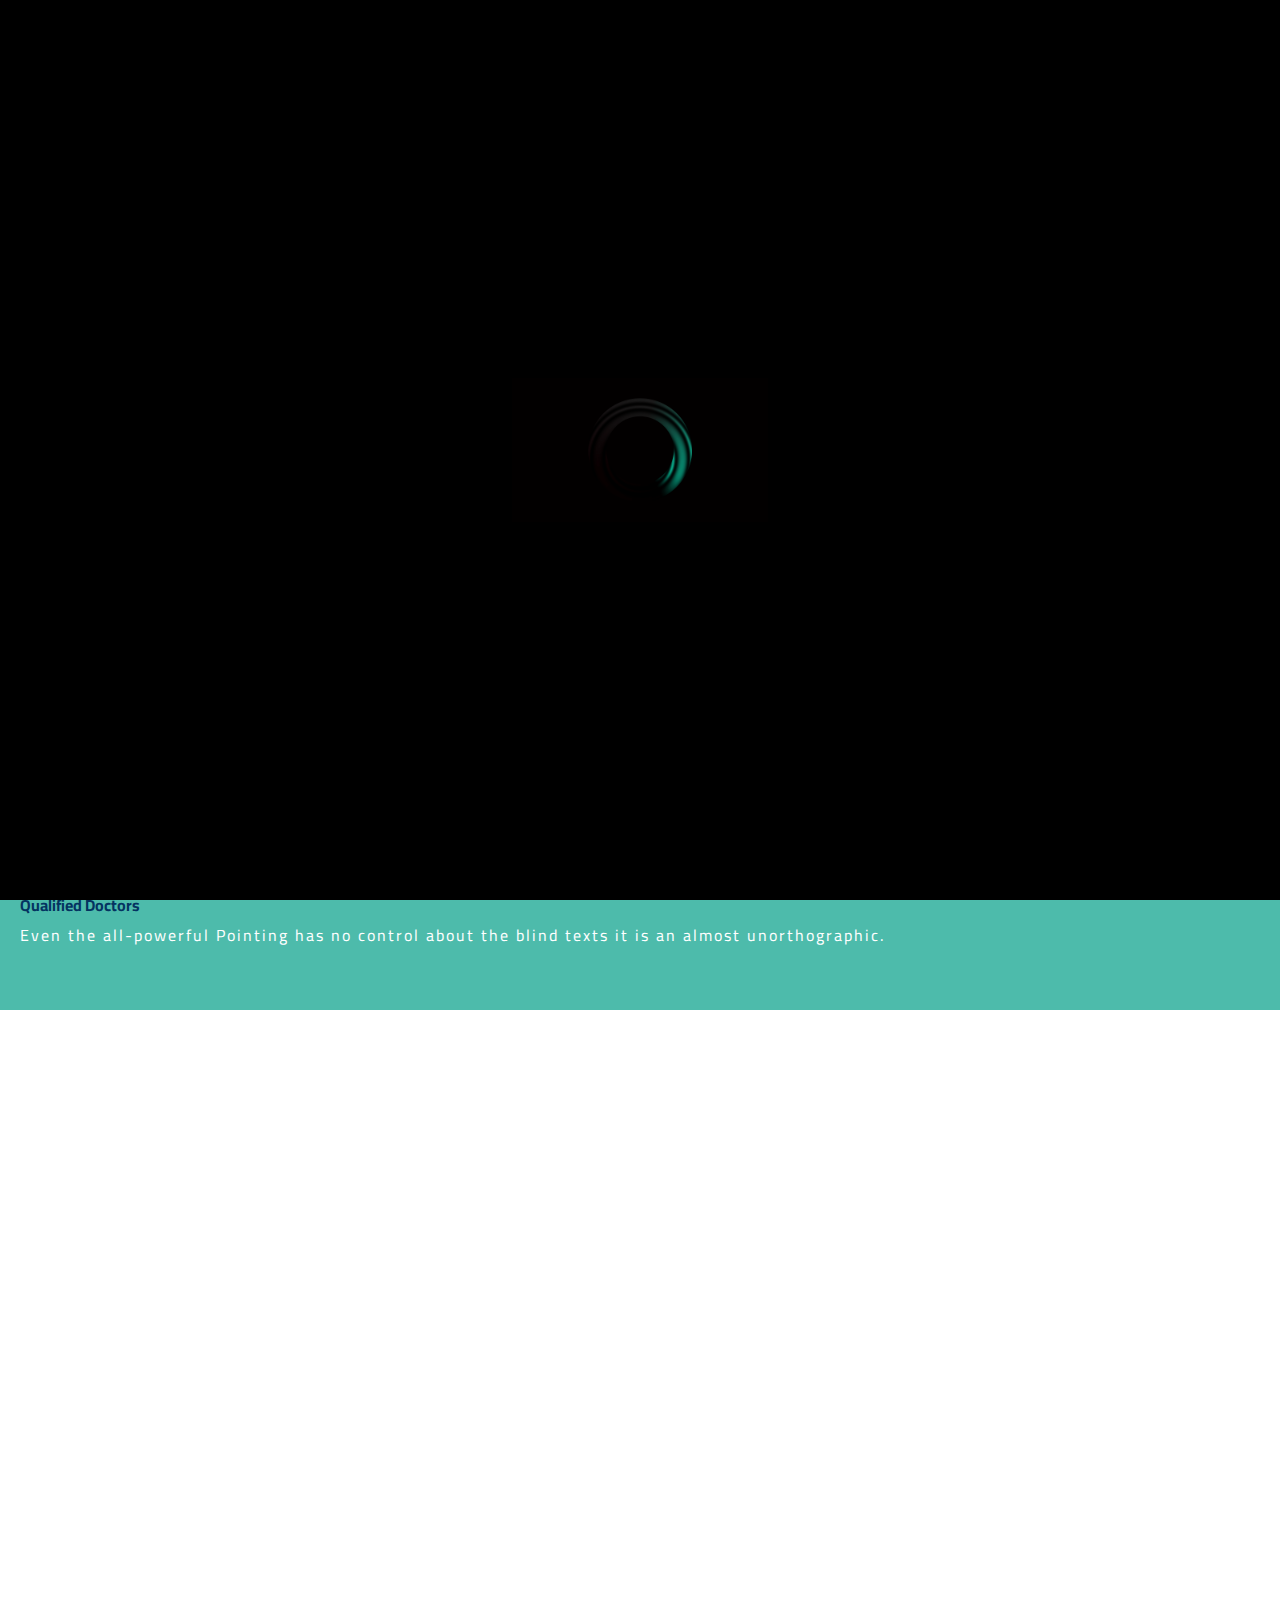
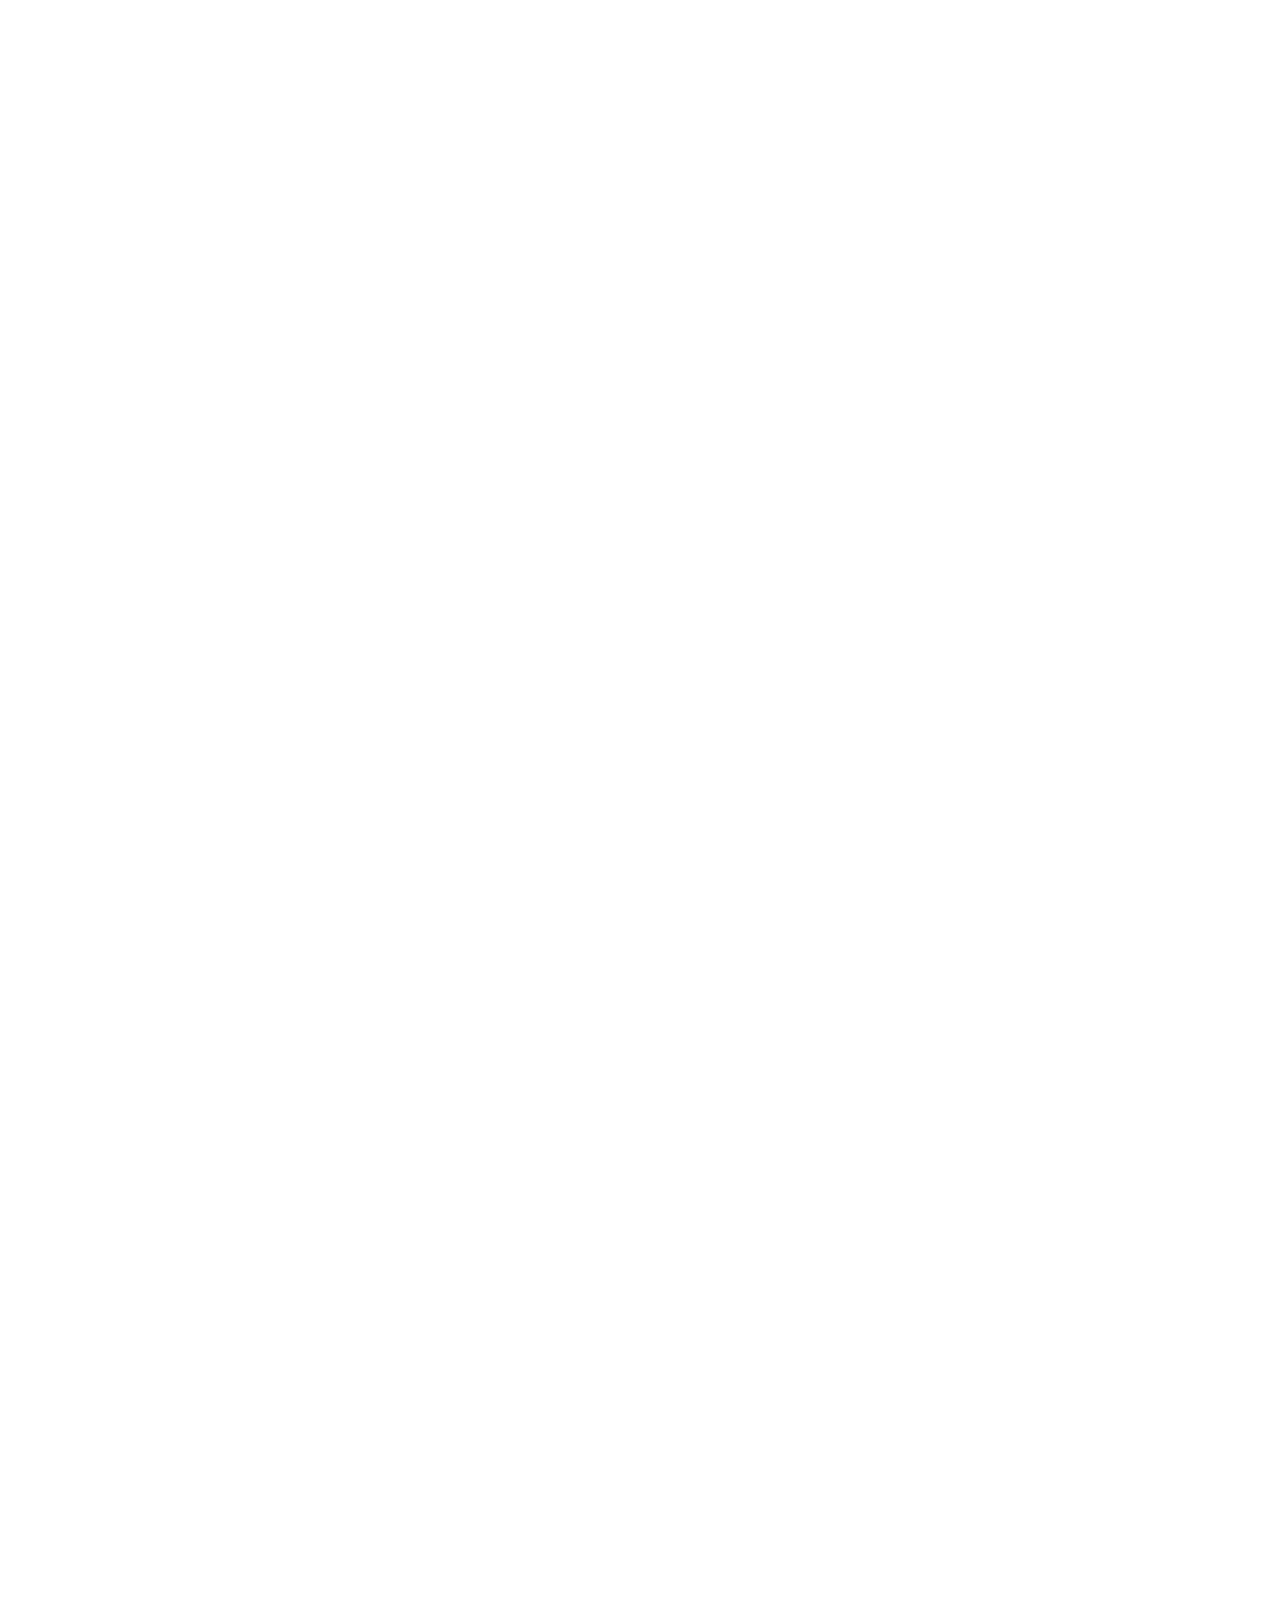
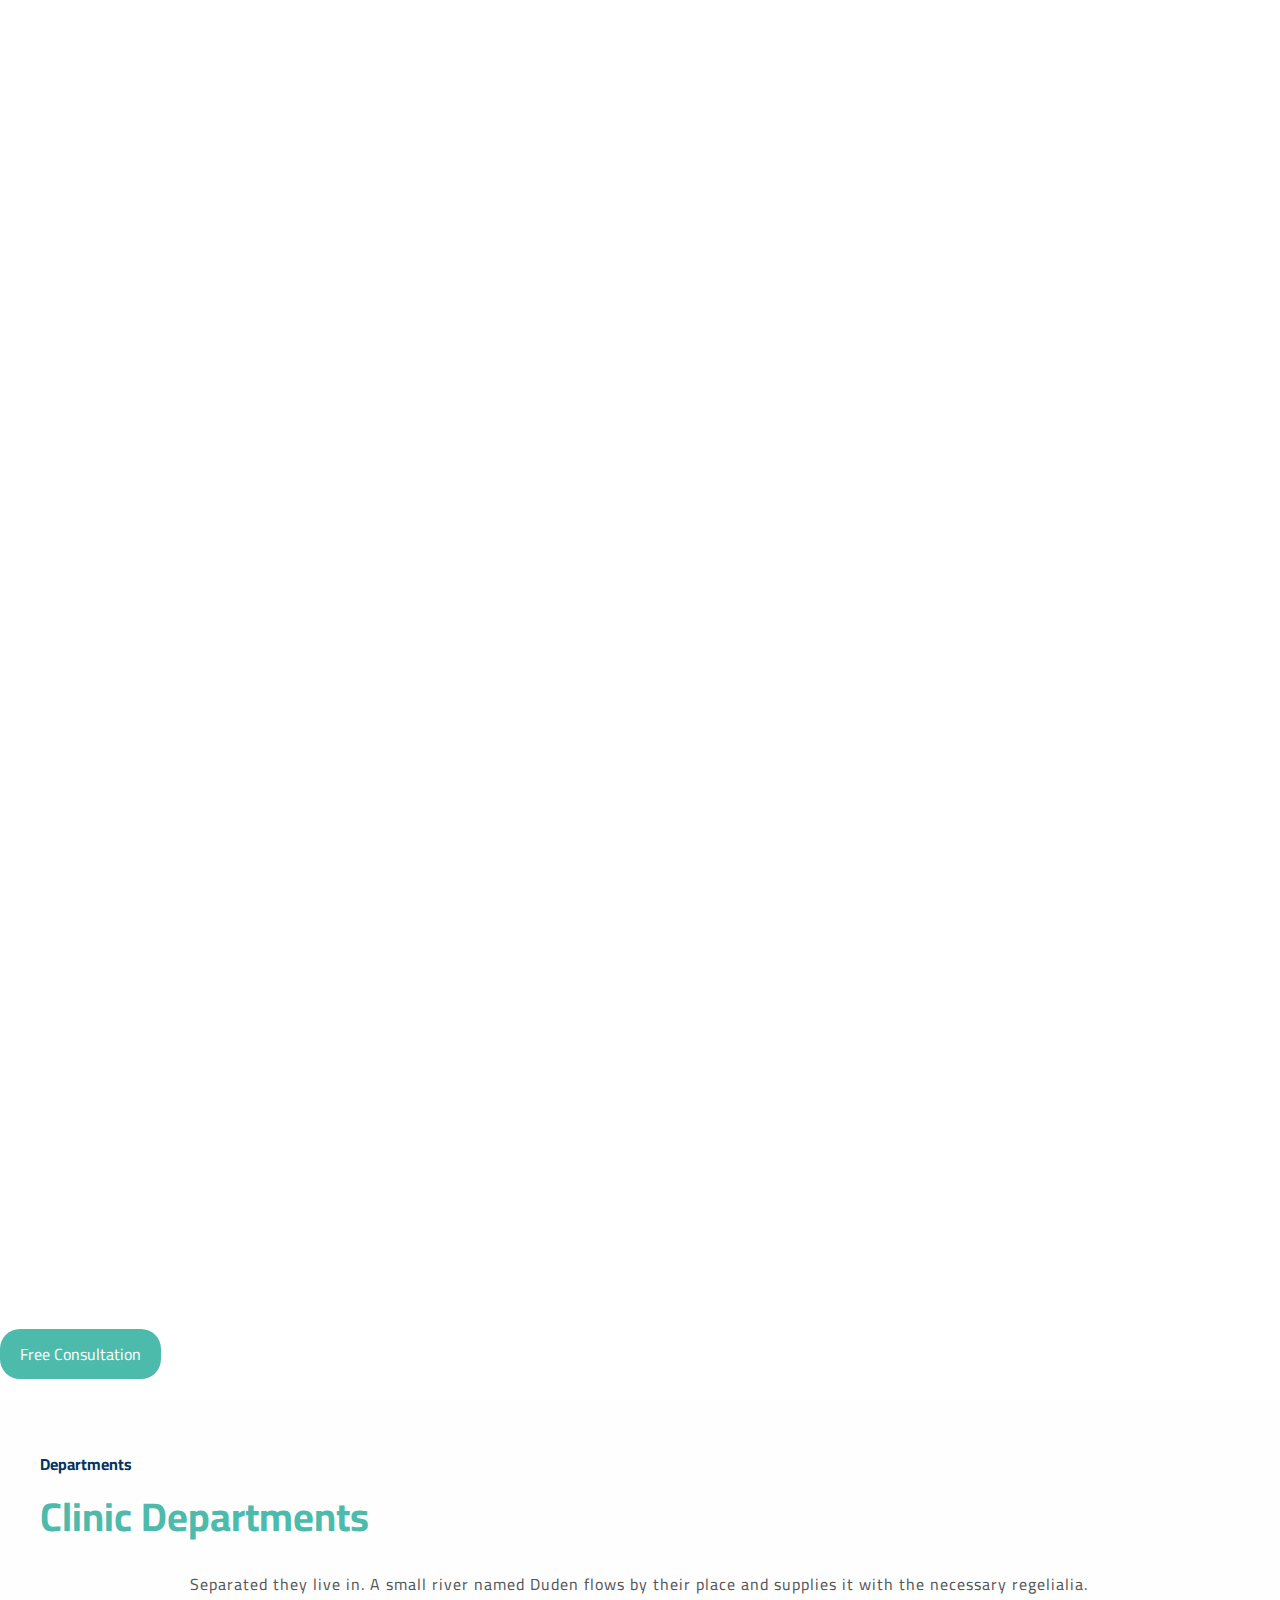
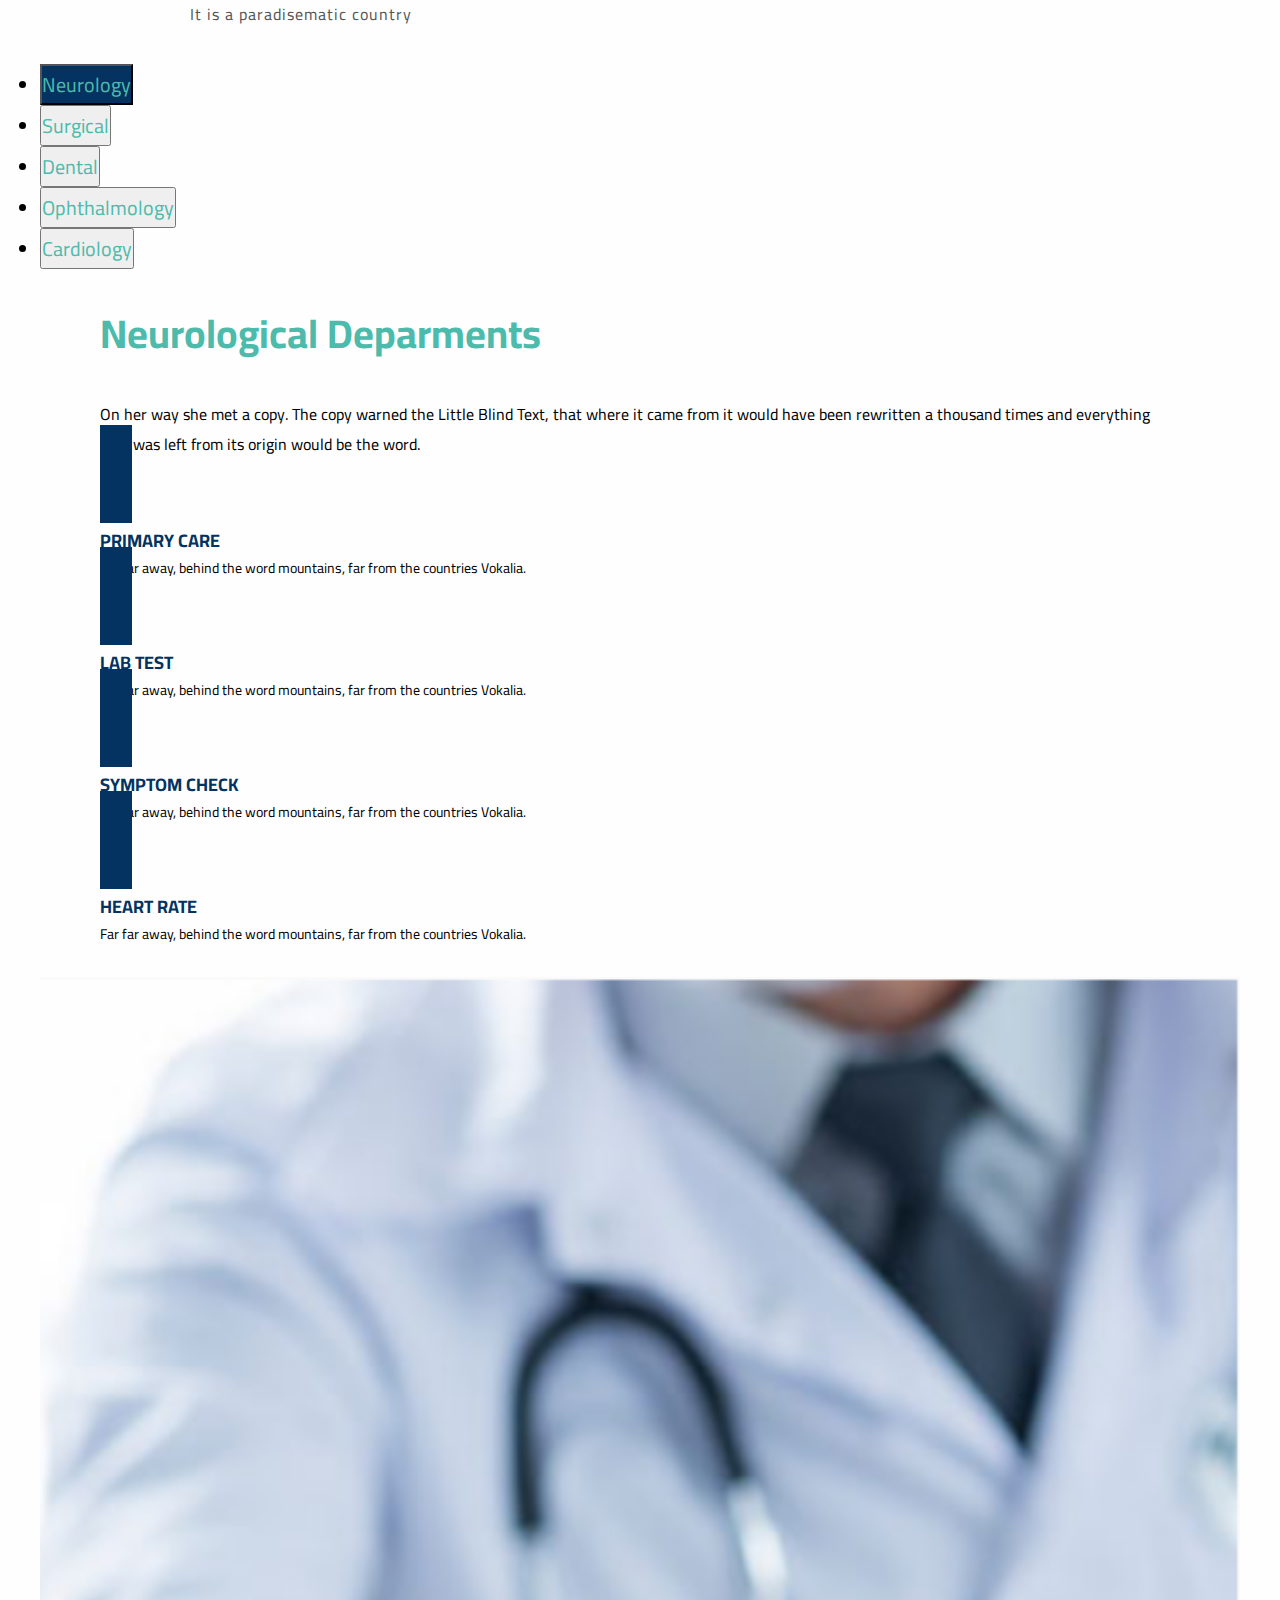
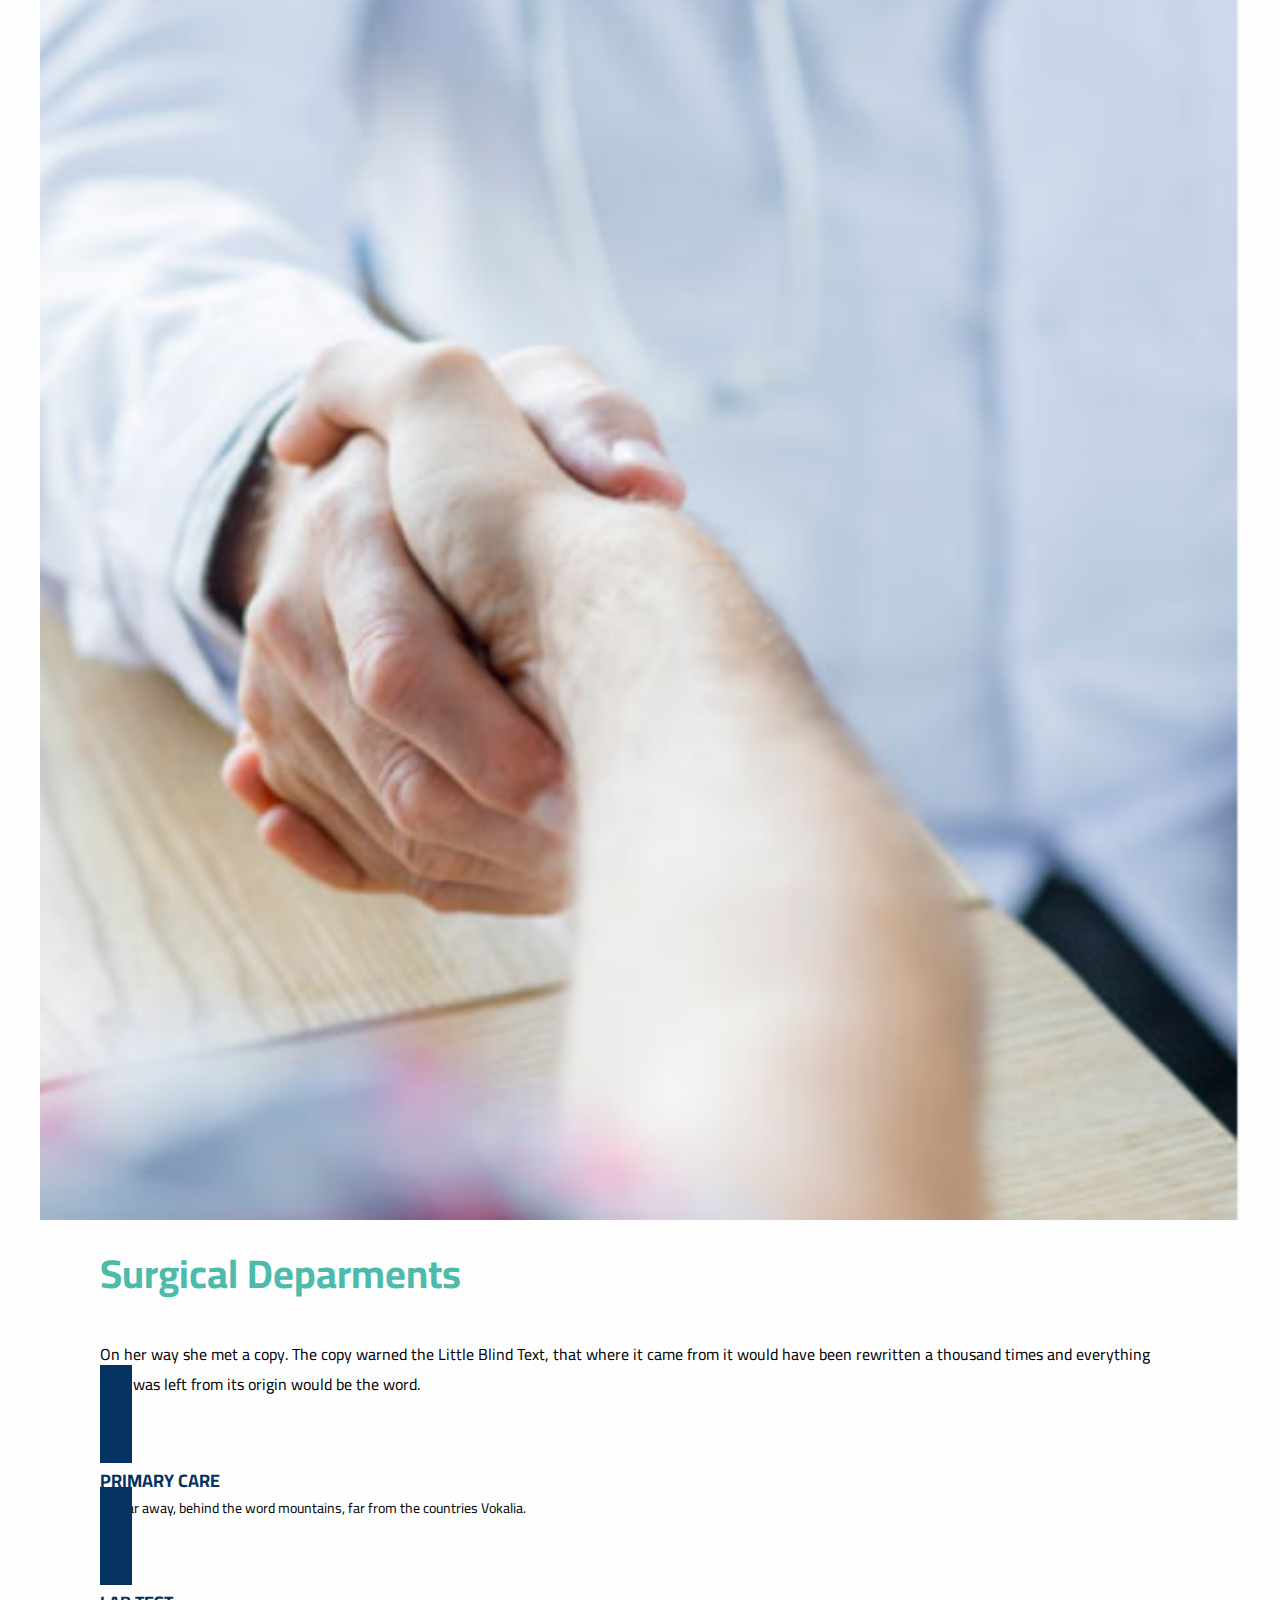
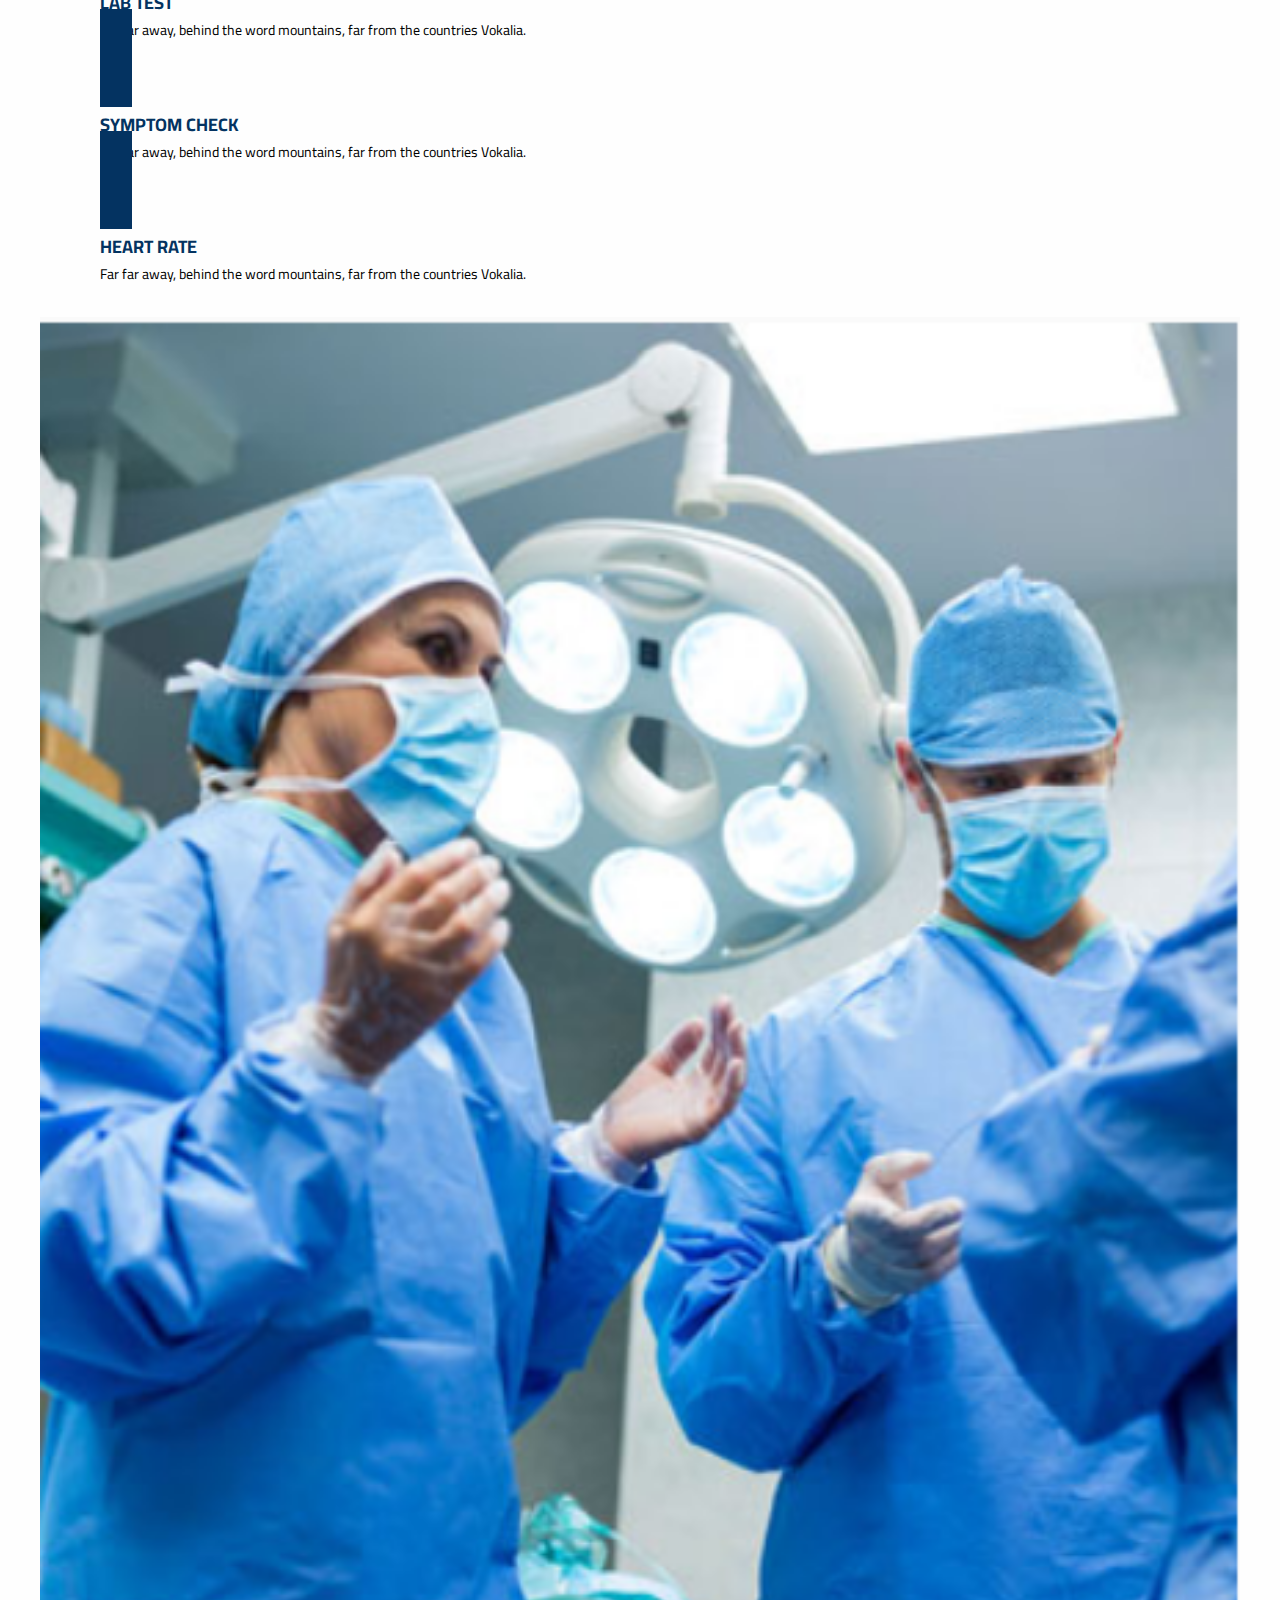
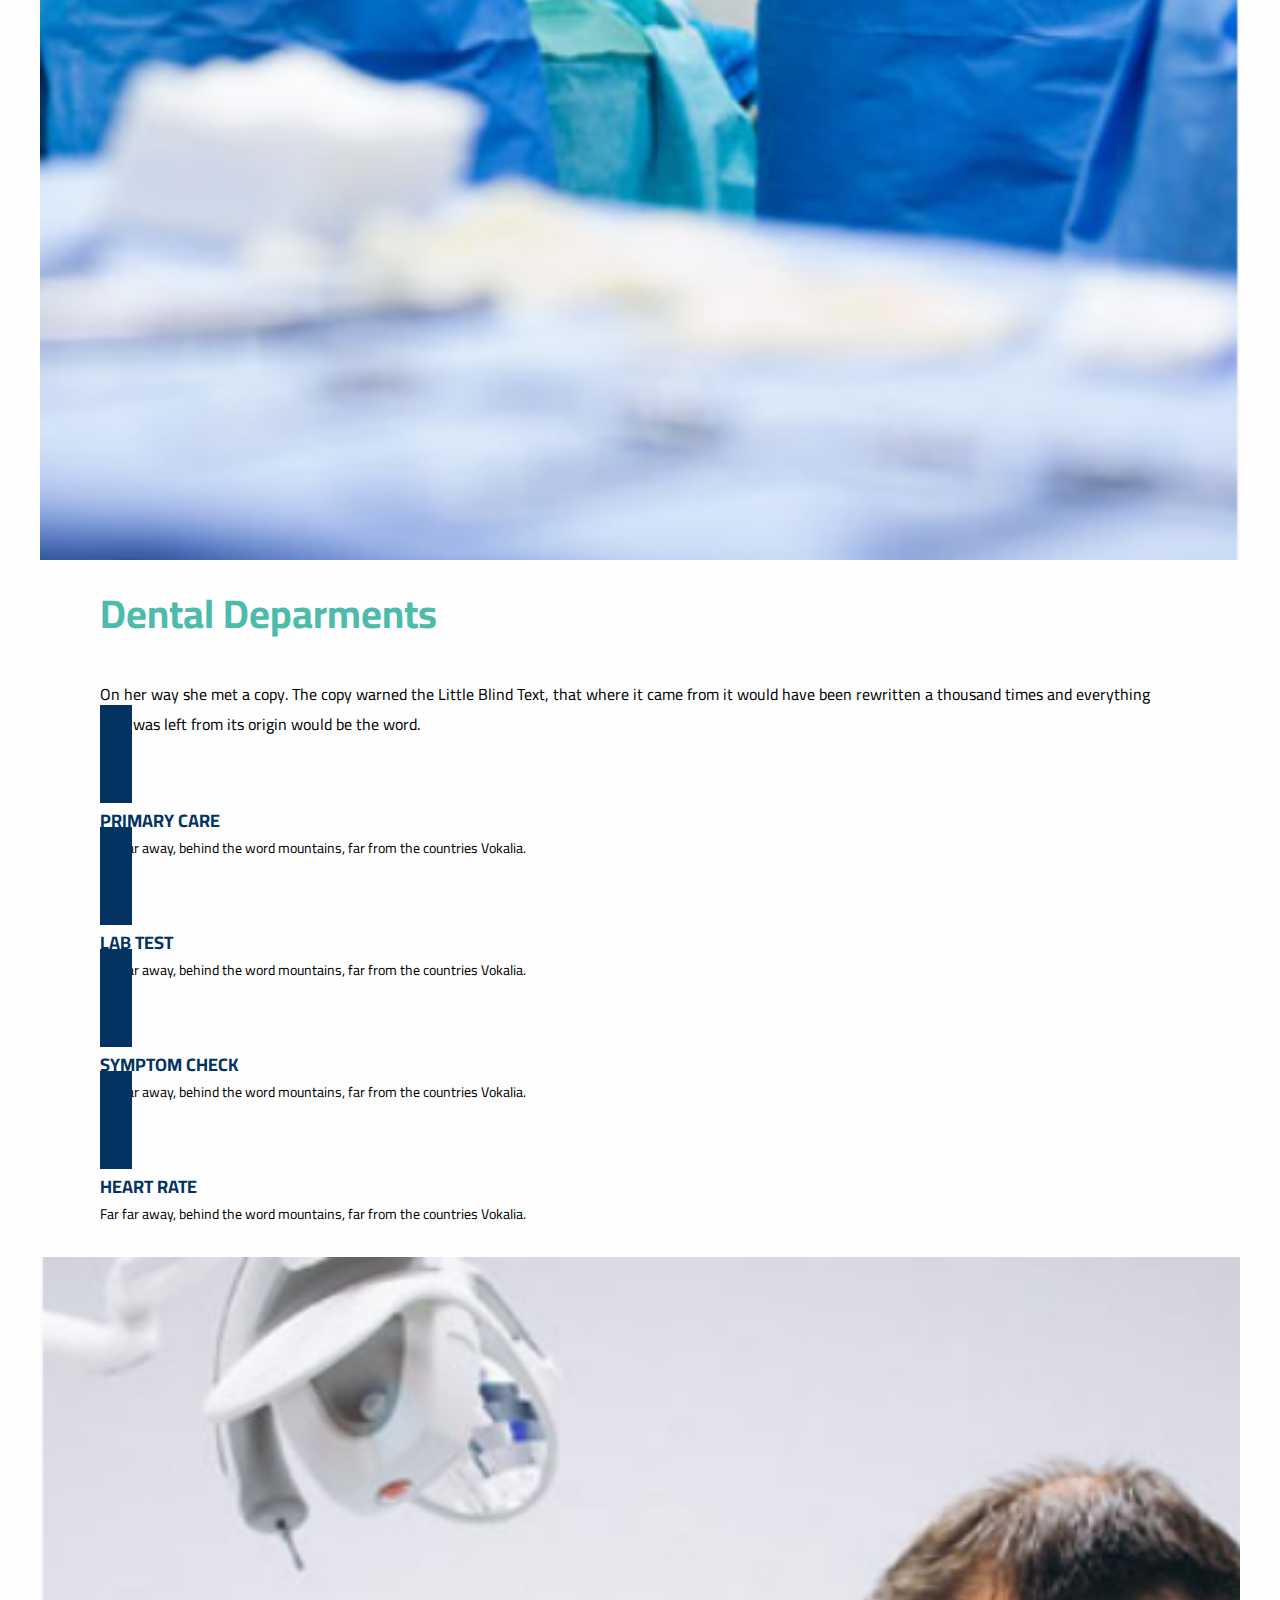
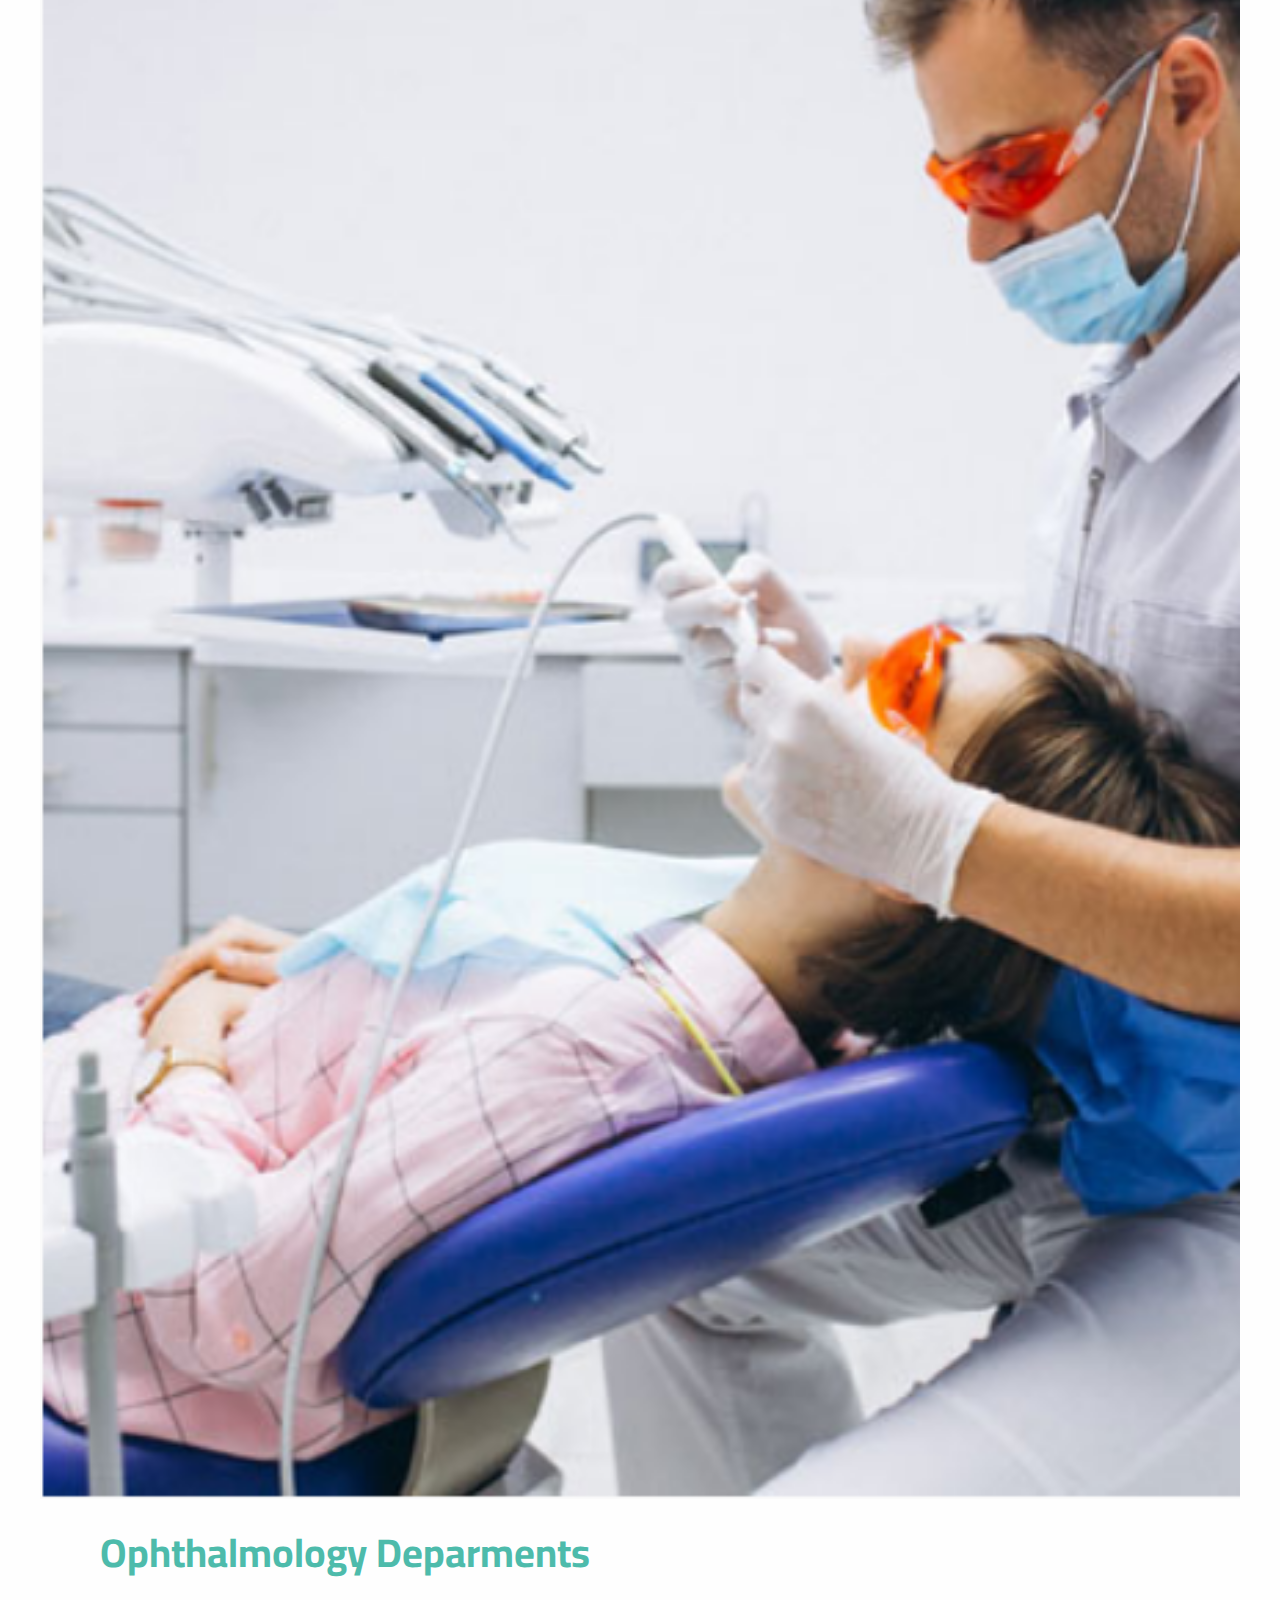
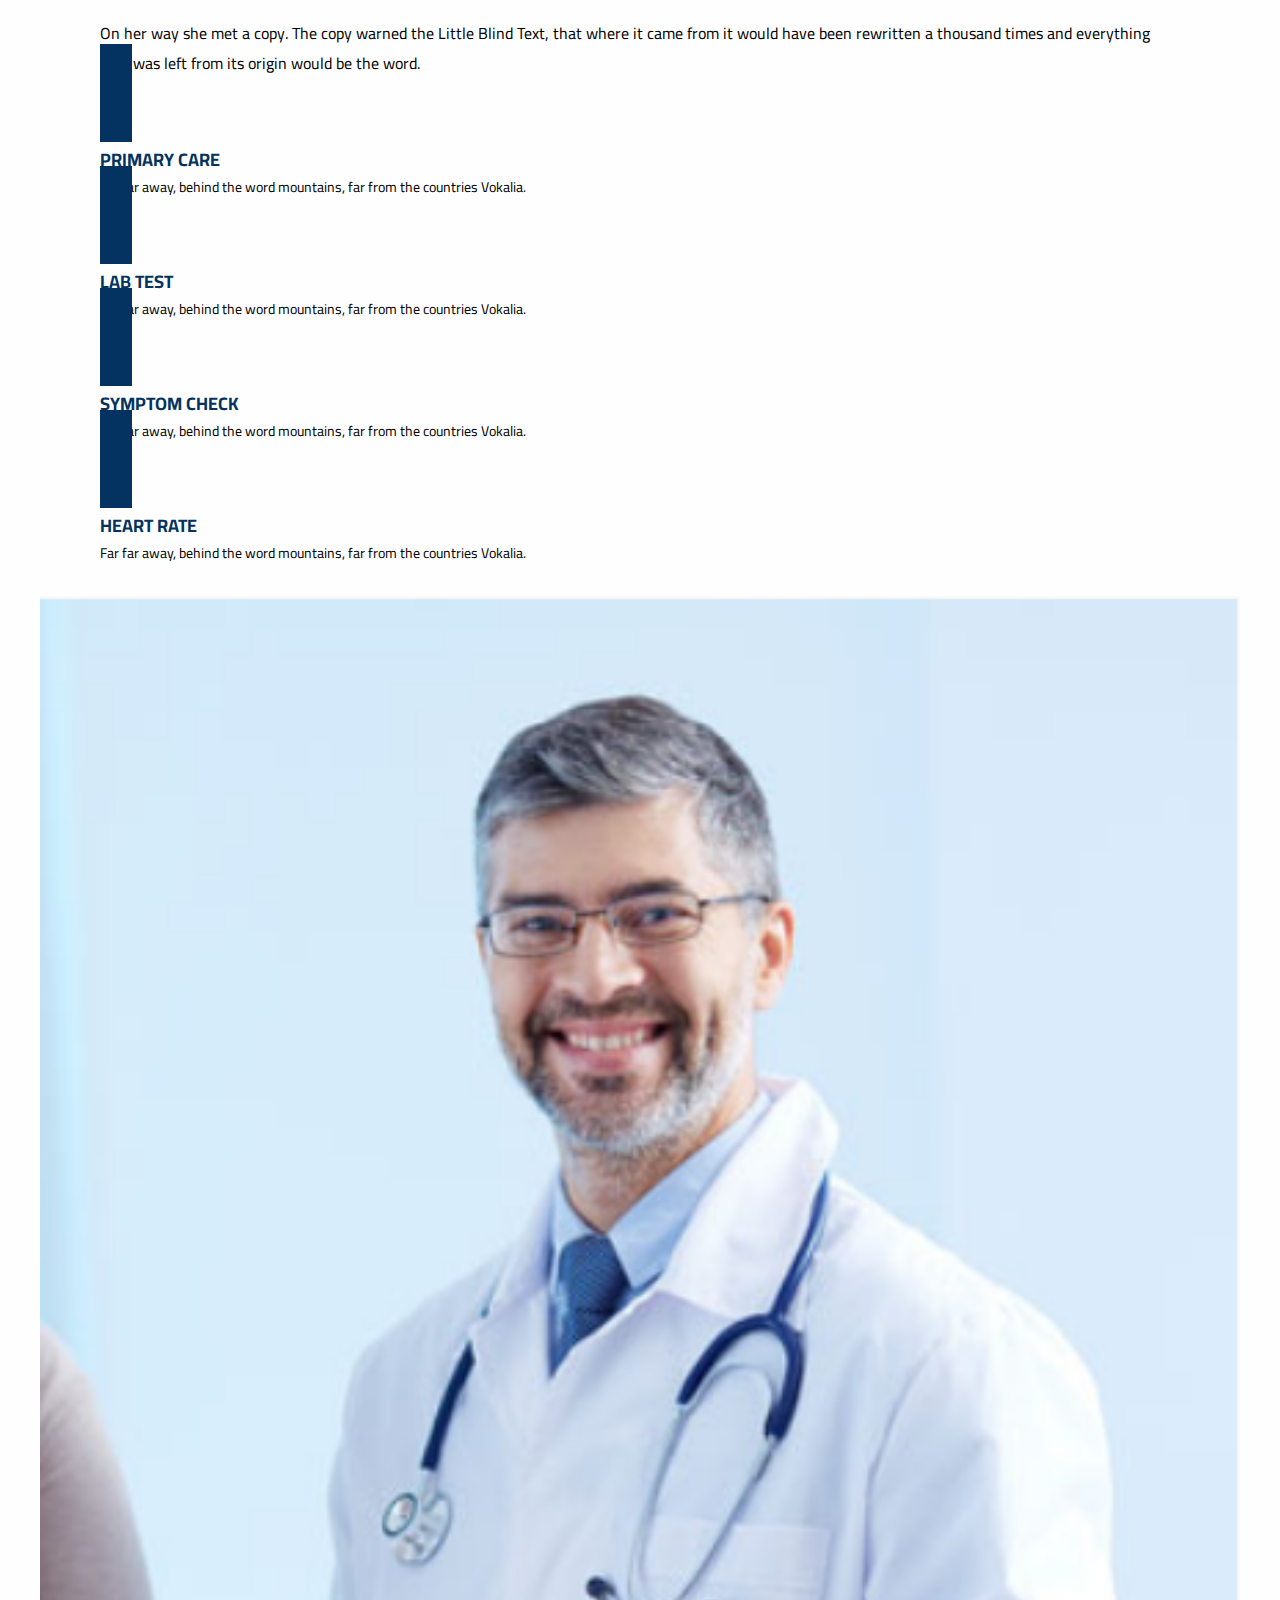
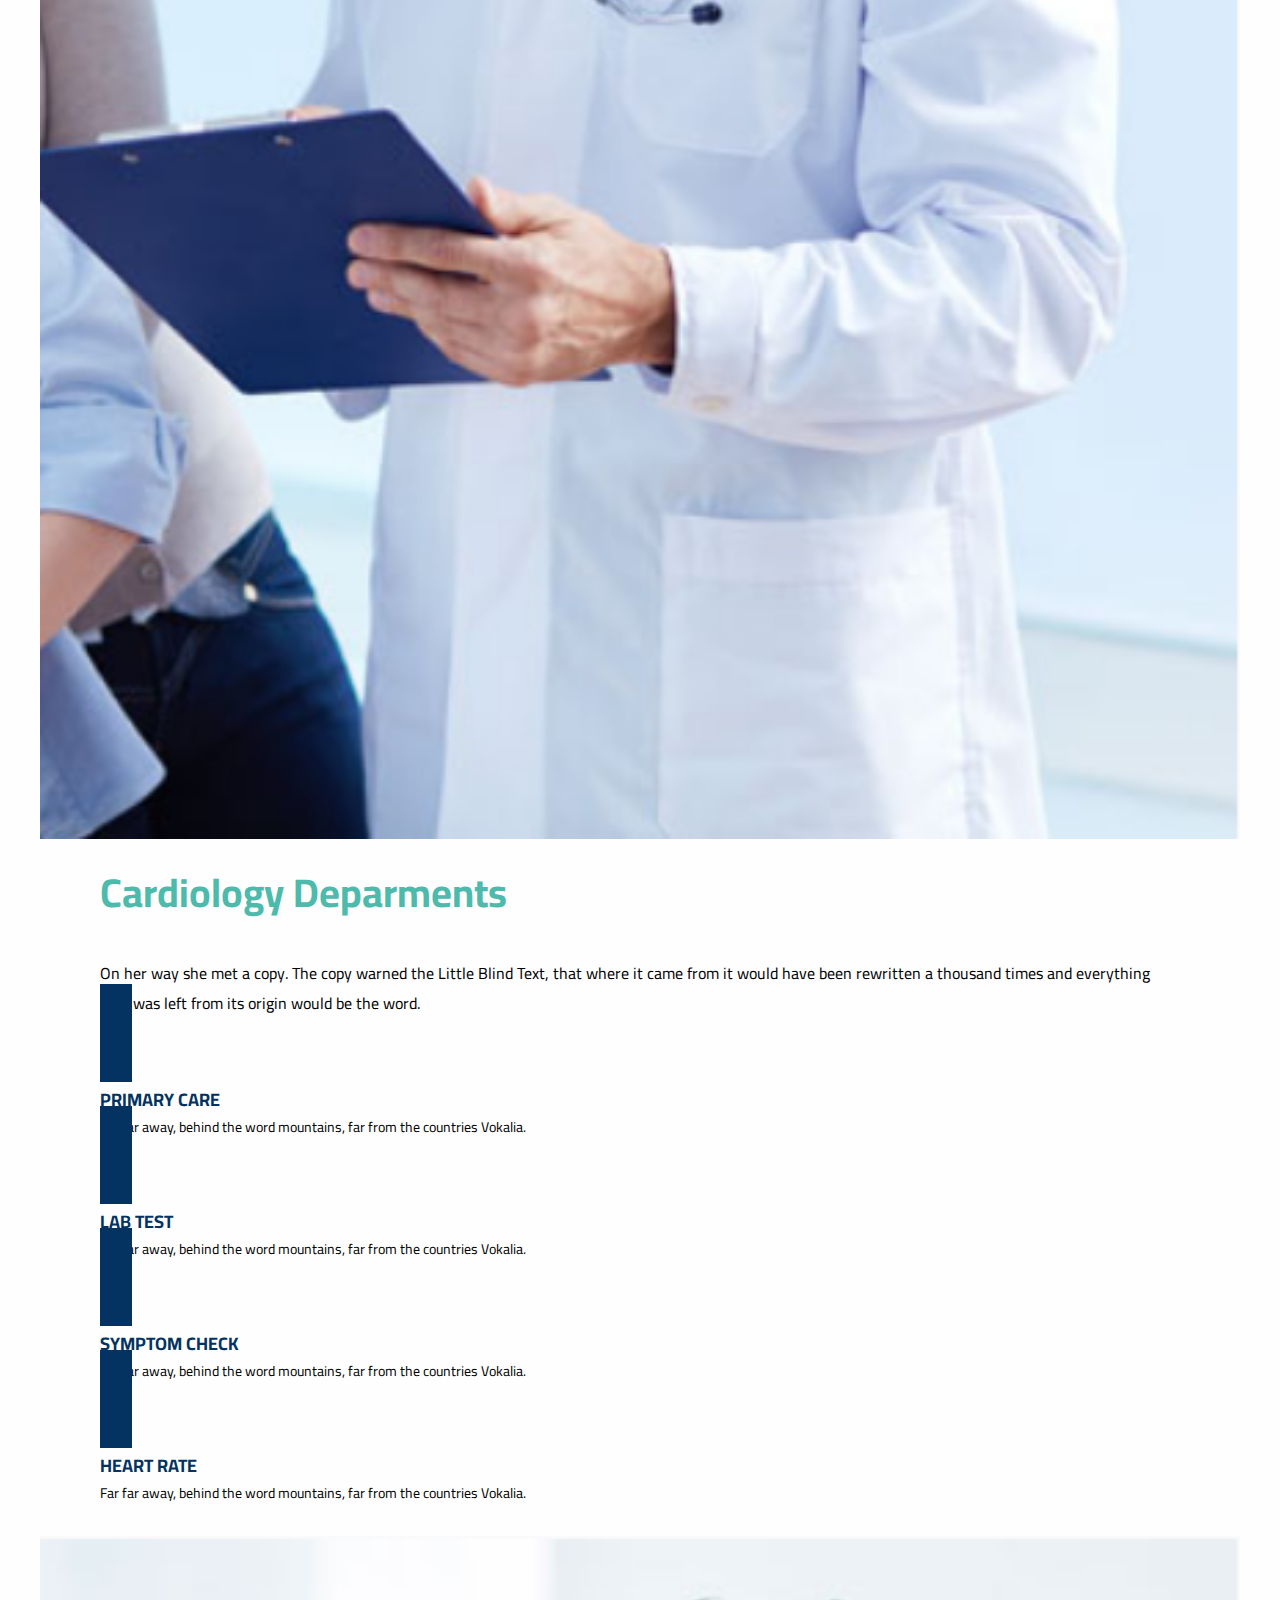
<file: index.html>
<!DOCTYPE html>
<html lang="en">

<head>
    <meta charset="UTF-8">
    <meta http-equiv="X-UA-Compatible" content="IE=edge">
    <meta name="viewport" content="width=device-width, initial-scale=1.0">
    <link rel="preconnect" href="https://fonts.googleapis.com">
    <link rel="preconnect" href="https://fonts.gstatic.com" crossorigin>
    <link href="https://fonts.googleapis.com/css2?family=Cairo&display=swap" rel="stylesheet">
    <link href="https://cdn.jsdelivr.net/npm/bootstrap@5.0.2/dist/css/bootstrap.min.css" rel="stylesheet"
        integrity="sha384-EVSTQN3/azprG1Anm3QDgpJLIm9Nao0Yz1ztcQTwFspd3yD65VohhpuuCOmLASjC" crossorigin="anonymous">
    <link rel="stylesheet" href="https://pro.fontawesome.com/releases/v5.10.0/css/all.css"
        integrity="sha384-AYmEC3Yw5cVb3ZcuHtOA93w35dYTsvhLPVnYs9eStHfGJvOvKxVfELGroGkvsg+p" crossorigin="anonymous" />
    <link rel="stylesheet" href="css/owl.carousel.css">
    <link rel="stylesheet" href="css/style.css">
    <link rel="stylesheet" href="css/animate.min.css"/>
    <link rel="icon" type="image/png" href="image/logo.png">
    <title>Hermitage</title>
</head>

<body>
    <div id="preloader"></div>
    <header>
        <div class="home-header" style="background-image: url('image/cover.jpg'), linear-gradient(rgba(0,0,0,0.5),rgba(0,0,0,0.5));
    background-blend-mode: overlay;">
            <div class="upper-nav" data-wow-duration="0.5s" data-wow-delay="0.5s">
                <div class="container">
                    <div class="row">
                        <div class="col-sm-6 col-md-3 col-lg-3">
                            <a href="index.html"><img class="wow slideInDown" data-wow-duration="0.5s" data-wow-delay="0s" src="image/logo.png" alt="hermitage" height="70px" width="70px"></a>
                        </div>
                        <div class="col-sm-6 col-md-3 col-lg-3">
                            <p class="wow slideInDown" data-wow-duration="0.5s" data-wow-delay="0s"><i class="fa fa-home"></i><span> Address : </span>198 West 21th Street, Suite 721 New York
                            NY1001</p>
                        </div>
                        <div class="col-sm-6 col-md-3 col-lg-3">
                            <p class="wow slideInDown" data-wow-duration="0.5s" data-wow-delay="0s"><i class="fa fa-envelope"></i><span> Email : </span>drcare@gmail.com</p>
                        </div>
                        <div class="col-sm-6 col-md-3 col-lg-3">
                            <p class="wow slideInDown" data-wow-duration="0.5s" data-wow-delay="0s"><i class="fa fa-phone"></i><span> Phone : </span>+201002233698</p>
                        </div>
                    </div> <!-- row -->
                </div> <!-- Container -->
            </div> <!-- upper-nav -->

            <div class="lower-nav">
                <nav class="navbar navbar-expand-lg navbar-light">
                    <div class="container">
                        <button class="navbar-toggler" type="button" data-bs-toggle="collapse"
                            data-bs-target="#navbarNavDropdown" aria-controls="navbarNavDropdown" aria-expanded="false"
                            aria-label="Toggle navigation">
                            <span class="navbar-toggler-icon"></span>
                        </button>
                        <div class="collapse navbar-collapse" id="navbarNavDropdown">
                            <ul class="navbar-nav me-auto text-uppercase fw-bolder">
                                <li class="nav-item wow fadeInDown active" data-wow-duration="0.5s" data-wow-delay="0.5s">
                                    <a class="nav-link" href="index.html">Home</a>
                                </li>
                                <li class="nav-item wow fadeInDown" data-wow-duration="0.5s" data-wow-delay="0.7s">
                                    <a class="nav-link" href="about.html">About</a>
                                </li>
                                <li class="nav-item wow fadeInDown" data-wow-duration="0.5s" data-wow-delay="0.9s">
                                    <a class="nav-link" href="doctors.html">Doctor</a>
                                </li>
                                <li class="nav-item wow fadeInDown" data-wow-duration="0.5s" data-wow-delay="1.1s">
                                    <a class="nav-link" href="departments.html">Departments</a>
                                </li>
                                <li class="nav-item wow fadeInDown" data-wow-duration="0.5s" data-wow-delay="1.3s">
                                    <a class="nav-link" href="pricing.html">Pricing</a>
                                </li>
                                <li class="nav-item wow fadeInDown" data-wow-duration="0.5s" data-wow-delay="1.5s">
                                    <a class="nav-link" href="blog.html">Blog</a>
                                </li>
                                <li class="nav-item wow fadeInDown" data-wow-duration="0.5s" data-wow-delay="1.7s">
                                    <a class="nav-link" href="contact.html">Contact</a>
                                </li>
                                <li class="nav-item wow fadeInDown" data-wow-duration="0.5s" data-wow-delay="1.9s">
                                    <a class="nav-link" href="login.html">Login</a>
                                </li>
                            </ul>
                            <a class="special-btn wow fadeInDown" data-wow-duration="0.5" data-wow-delay="2.1" href="#">Make an Appointment</a>
                        </div>
                    </div>
                </nav>
            </div>
            <div class="hero-box">
                <div class="container">
                    <h1 class="text-capitalize wow slideInLeft" data-wow-duration="1s" data-wow-delay="0.5s">We care <br> <span>about your health</span></h1>
                    <h4 class="text-capitalize wow slideInLeft" data-wow-duration="1s" data-wow-delay="1s">Your Health is top of our priority with comperhensive affordable medical
                    </h4>
                    <a href="#" class="special-btn wow fadeIn" data-wow-duration="1s" data-wow-delay="1s">View Our Work</a>
                </div>
            </div>
        </div>
    </header>
    <button onclick="topFunction()" id="scroll-btn" title="Go to top"><i class="fa fa-arrow-up"></i></button>
<section class="features">
    <div class="container">
        <div class="row">
            <div class="col-sm-6 col-md-6 col-lg-3 od-section wow fadeInUp" data-wow-duration="0.5s" data-wow-delay="0.5s">
                <div class="card text-center">
                    <h2><i class="fas fa-user-md"></i></h2>
                    <h4 class="fw-bolder">Qualified Doctors</h4>
                    <p>Even the all-powerful Pointing has no control about the blind texts it is an almost
                        unorthographic.</p>
                </div>
            </div>
            <div class="col-sm-6 col-md-6 col-lg-3 ev-section wow fadeInUp" data-wow-duration="1s" data-wow-delay="0.5s">
                <div class="card text-center">
                    <h2><i class="fas fa-ambulance"></i></h2>
                    <h4 class="fw-bolder">Emergency Care</h4>
                    <p>Even the all-powerful Pointing has no control about the blind texts it is an almost
                        unorthographic.</p>
                </div>
            </div>
            <div class="col-sm-6 col-md-6 col-lg-3 od-section wow fadeInUp" data-wow-duration="1.5s" data-wow-delay="0.5s">
                <div class="card text-center">
                    <h2><i class="fas fa-stethoscope"></i></h2>
                    <h4 class="fw-bolder">Outdoor Checkup</h4>
                    <p>Even the all-powerful Pointing has no control about the blind texts it is an almost
                        unorthographic.</p>
                </div>
            </div>
            <div class="col-sm-6 col-md-6 col-lg-3 ev-section wow fadeInUp" data-wow-duration="2s" data-wow-delay="0.5s">
                <div class="card text-center">
                    <h2><i class="fas fa-history"></i></h2>
                    <h4 class="fw-bolder">24 Hours Service</h4>
                    <p>Even the all-powerful Pointing has no control about the blind texts it is an almost
                        unorthographic.</p>
                </div>
            </div>
        </div>
    </div>
</section> <!-- features -->



<section class="about-us">
    <div class="container">
        <div class="row">
            <div class="col-sm-12 col-md-4 col-lg-5 doc-image wow slideInLeft" data-wow-duration="1s" data-wow-delay="0.1s">
                <img src="image/doctor.png" width="100%" height="auto" alt="about us">
            </div>
            <div class="col-sm-12 col-md-8 col-lg-7 doc-desc wow fadeIn" data-wow-duration="1s" data-wow-delay="0.5s">
                <h6 class="text-uppercase">about hermitage</h6>
                <h3 class="text-capitalize font-weight-bolder">Medical specialty concerned with the care of acutely
                    ill hospitalized patients</h3>
                <p> On her way she met a copy. The copy warned the Little Blind Text, that where it came from it
                    would have been rewritten a thousand times and everything that was left from its origin would be
                    the word. </p>
                <div class="feature-list">
                    <div class="row">
                        <div class="col-sm-12 col-md-6 col-lg-6">
                            <div class="row">
                                <div class="col-sm-6 col-md-4 col-lg-3 offset-lg-1">
                                    <i class="fas fa-medkit"></i>
                                </div>
                                <div class="col-sm-6 col-md-8 col-lg-8">
                                    <h5>PRIMARY CARE</h5>
                                    <p>Far far away, behind the word mountains, far from the countries Vokalia.</p>
                                </div>
                                <div class="col-sm-6 col-md-4 col-lg-3 offset-lg-1">
                                    <i class="fas fa-syringe"></i>
                                </div>
                                <div class="col-sm-6 col-md-8 col-lg-8">
                                    <h5>LAB TEST</h5>
                                    <p>Far far away, behind the word mountains, far from the countries Vokalia.</p>
                                </div>
                            </div>
                        </div>
                        <div class="col-sm-12 col-md-6 col-lg-6">
                            <div class="row">
                                <div class="col-sm-6 col-md-4 col-lg-3 offset-lg-1">
                                    <i class="fas fa-notes-medical"></i>
                                </div>
                                <div class="col-sm-6 col-md-8 col-lg-8">
                                    <h5>SYMPTOM CHECK</h5>
                                    <p>Far far away, behind the word mountains, far from the countries Vokalia.</p>
                                </div>
                                <div class="col-sm-6 col-md-4 col-lg-3 offset-lg-1">
                                    <i class="fas fa-heartbeat"></i>
                                </div>
                                <div class="col-sm-6 col-md-8 col-lg-8">
                                    <h5>HEART RATE</h5>
                                    <p>Far far away, behind the word mountains, far from the countries Vokalia.</p>
                                </div>
                            </div>
                        </div>
                    </div>
                </div>
            </div>
        </div>
    </div>
</section>

<section class="consultation">
    <div class="container">
        <div class="row">
            <div class="col-sm-12 col-md-8 col-lg-9">
                <h3 class="font-weight-bold">We Provide Free Health Care Consultation</h3>
                <p>Your Health is Our Top Priority with Comprehensive, Affordable medical.</p>
            </div>
            <div class="col-sm-12 col-md-4 col-lg-3 mt-4 special-btn-cols">
                <a href="#" class="special-btn">Free Consultation</a>
            </div>
        </div>
    </div>
</section>


<section class="departments" id="departments">
    <div class="container">
        <div class="tabs-desc text-center">
            <h5 class="text-uppercase">Departments</h5>
            <h3 class="font-weight-bold text-capitalize">Clinic Departments</h3>
            <p class="desc-paragraph">Separated they live in. A small river named Duden flows by their place and
                supplies it with the necessary regelialia. It is a paradisematic country</p>
        </div>
        <div class="tabs">
            <ul class="nav nav-pills mb-3" id="pills-tab" role="tablist">
                <li class="nav-item" role="presentation">
                    <button class="nav-link active" id="pills-home-tab" data-bs-toggle="pill"
                        data-bs-target="#neurology" type="button" role="tab" aria-controls="pills-home"
                        aria-selected="true">Neurology</button>
                </li>
                <li class="nav-item" role="presentation">
                    <button class="nav-link" id="pills-profile-tab" data-bs-toggle="pill" data-bs-target="#surgical"
                        type="button" role="tab" aria-controls="pills-profile" aria-selected="false">Surgical</button>
                </li>
                <li class="nav-item" role="presentation">
                    <button class="nav-link" id="pills-contact-tab" data-bs-toggle="pill" data-bs-target="#dental"
                        type="button" role="tab" aria-controls="pills-contact" aria-selected="false">Dental</button>
                </li>
                <li class="nav-item" role="presentation">
                    <button class="nav-link" id="pills-contact-tab" data-bs-toggle="pill"
                        data-bs-target="#ophthalmology" type="button" role="tab" aria-controls="pills-contact"
                        aria-selected="false">Ophthalmology</button>
                </li>
                <li class="nav-item" role="presentation">
                    <button class="nav-link" id="pills-contact-tab" data-bs-toggle="pill" data-bs-target="#cardiology"
                        type="button" role="tab" aria-controls="pills-contact" aria-selected="false">Cardiology</button>
                </li>
            </ul>
            <div class="tab-content" id="pills-tabContent">
                <div class="tab-pane fade show active" id="neurology" role="tabpanel" aria-labelledby="pills-home-tab">
                    <div class="container">
                        <div class="row">
                            <div class="col-sm-12 col-md-8 col-lg-8 doc-desc">
                                <h3 class="text-capitalize font-weight-bolder">Neurological Deparments</h3>
                                <p> On her way she met a copy. The copy warned the Little Blind Text, that where it
                                    came from it
                                    would have been rewritten a thousand times and everything that was left from its
                                    origin would be
                                    the word. </p>
                                <div class="feature-list">
                                    <div class="row">
                                        <div class="col-sm-12 col-md-6 col-lg-6">
                                            <div class="row">
                                                <div class="col-sm-6 col-md-3 col-lg-3 offset-lg-1">
                                                    <i class="fas fa-medkit"></i>
                                                </div>
                                                <div class="col-sm-6 col-md-9 col-lg-8">
                                                    <h5>PRIMARY CARE</h5>
                                                    <p>Far far away, behind the word mountains, far from the
                                                        countries Vokalia.</p>
                                                </div>
                                                <div class="col-sm-6 col-md-3 col-lg-3 offset-lg-1">
                                                    <i class="fas fa-syringe"></i>
                                                </div>
                                                <div class="col-sm-6 col-md-9 col-lg-8">
                                                    <h5>LAB TEST</h5>
                                                    <p>Far far away, behind the word mountains, far from the
                                                        countries Vokalia.</p>
                                                </div>
                                            </div>
                                        </div>
                                        <div class="col-sm-12 col-md-6 col-lg-6">
                                            <div class="row">
                                                <div class="col-sm-6 col-md-3 col-lg-3 offset-lg-1">
                                                    <i class="fas fa-notes-medical"></i>
                                                </div>
                                                <div class="col-sm-6 col-md-9 col-lg-8">
                                                    <h5>SYMPTOM CHECK</h5>
                                                    <p>Far far away, behind the word mountains, far from the
                                                        countries Vokalia.</p>
                                                </div>
                                                <div class="col-sm-6 col-md-3 col-lg-3 offset-lg-1">
                                                    <i class="fas fa-heartbeat"></i>
                                                </div>
                                                <div class="col-sm-6 col-md-9 col-lg-8">
                                                    <h5>HEART RATE</h5>
                                                    <p>Far far away, behind the word mountains, far from the
                                                        countries Vokalia.</p>
                                                </div>
                                            </div>
                                        </div>
                                    </div>
                                </div>
                            </div>
                            <div class="col-sm-12 col-md-4 col-lg-4 doc-image">
                                <img src="image/111.png" width="100%" height="auto" alt="departments">
                            </div>
                        </div>
                    </div>
                </div>
                <div class="tab-pane fade" id="surgical" role="tabpanel" aria-labelledby="pills-profile-tab">
                    <div class="container">
                        <div class="row">
                            <div class="col-sm-12 col-md-8 col-lg-8 doc-desc">
                                <h3 class="text-capitalize font-weight-bolder">Surgical Deparments</h3>
                                <p> On her way she met a copy. The copy warned the Little Blind Text, that where it
                                    came from it
                                    would have been rewritten a thousand times and everything that was left from its
                                    origin would be
                                    the word. </p>
                                <div class="feature-list">
                                    <div class="row">
                                        <div class="col-sm-12 col-md-6 col-lg-6">
                                            <div class="row">
                                                <div class="col-sm-6 col-md-3 col-lg-3 offset-lg-1">
                                                    <i class="fas fa-medkit"></i>
                                                </div>
                                                <div class="col-sm-6 col-md-9 col-lg-8">
                                                    <h5>PRIMARY CARE</h5>
                                                    <p>Far far away, behind the word mountains, far from the
                                                        countries Vokalia.</p>
                                                </div>
                                                <div class="col-sm-6 col-md-3 col-lg-3 offset-lg-1">
                                                    <i class="fas fa-syringe"></i>
                                                </div>
                                                <div class="col-sm-6 col-md-9 col-lg-8">
                                                    <h5>LAB TEST</h5>
                                                    <p>Far far away, behind the word mountains, far from the
                                                        countries Vokalia.</p>
                                                </div>
                                            </div>
                                        </div>
                                        <div class="col-sm-12 col-md-6 col-lg-6">
                                            <div class="row">
                                                <div class="col-sm-6 col-md-3 col-lg-3 offset-lg-1">
                                                    <i class="fas fa-notes-medical"></i>
                                                </div>
                                                <div class="col-sm-6 col-md-9 col-lg-8">
                                                    <h5>SYMPTOM CHECK</h5>
                                                    <p>Far far away, behind the word mountains, far from the
                                                        countries Vokalia.</p>
                                                </div>
                                                <div class="col-sm-6 col-md-3 col-lg-3 offset-lg-1">
                                                    <i class="fas fa-heartbeat"></i>
                                                </div>
                                                <div class="col-sm-6 col-md-9 col-lg-8">
                                                    <h5>HEART RATE</h5>
                                                    <p>Far far away, behind the word mountains, far from the
                                                        countries Vokalia.</p>
                                                </div>
                                            </div>
                                        </div>
                                    </div>
                                </div>
                            </div>
                            <div class="col-sm-12 col-md-4 col-lg-4 doc-image">
                                <img src="image/222.png" width="100%" height="auto" alt="departments">
                            </div>
                        </div>
                    </div>
                </div>
                <div class="tab-pane fade" id="dental" role="tabpanel" aria-labelledby="pills-contact-tab">
                    <div class="container">
                        <div class="row">
                            <div class="col-sm-12 col-md-8 col-lg-8 doc-desc">
                                <h3 class="text-capitalize font-weight-bolder">Dental Deparments</h3>
                                <p> On her way she met a copy. The copy warned the Little Blind Text, that where it
                                    came from it
                                    would have been rewritten a thousand times and everything that was left from its
                                    origin would be
                                    the word. </p>
                                <div class="feature-list">
                                    <div class="row">
                                        <div class="col-sm-12 col-md-6 col-lg-6">
                                            <div class="row">
                                                <div class="col-sm-6 col-md-3 col-lg-3 offset-lg-1">
                                                    <i class="fas fa-medkit"></i>
                                                </div>
                                                <div class="col-sm-6 col-md-9 col-lg-8">
                                                    <h5>PRIMARY CARE</h5>
                                                    <p>Far far away, behind the word mountains, far from the
                                                        countries Vokalia.</p>
                                                </div>
                                                <div class="col-sm-6 col-md-3 col-lg-3 offset-lg-1">
                                                    <i class="fas fa-syringe"></i>
                                                </div>
                                                <div class="col-sm-6 col-md-9 col-lg-8">
                                                    <h5>LAB TEST</h5>
                                                    <p>Far far away, behind the word mountains, far from the
                                                        countries Vokalia.</p>
                                                </div>
                                            </div>
                                        </div>
                                        <div class="col-sm-12 col-md-6 col-lg-6">
                                            <div class="row">
                                                <div class="col-sm-6 col-md-3 col-lg-3 offset-lg-1">
                                                    <i class="fas fa-notes-medical"></i>
                                                </div>
                                                <div class="col-sm-6 col-md-9 col-lg-8">
                                                    <h5>SYMPTOM CHECK</h5>
                                                    <p>Far far away, behind the word mountains, far from the
                                                        countries Vokalia.</p>
                                                </div>
                                                <div class="col-sm-6 col-md-3 col-lg-3 offset-lg-1">
                                                    <i class="fas fa-heartbeat"></i>
                                                </div>
                                                <div class="col-sm-6 col-md-9 col-lg-8">
                                                    <h5>HEART RATE</h5>
                                                    <p>Far far away, behind the word mountains, far from the
                                                        countries Vokalia.</p>
                                                </div>
                                            </div>
                                        </div>
                                    </div>
                                </div>
                            </div>
                            <div class="col-sm-12 col-md-4 col-lg-4 doc-image">
                                <img src="image/333.png" width="100%" height="auto" alt="departments">
                            </div>
                        </div>
                    </div>
                </div>
                <div class="tab-pane fade" id="ophthalmology" role="tabpanel" aria-labelledby="pills-home-tab">
                    <div class="container">
                        <div class="row">
                            <div class="col-sm-12 col-md-8 col-lg-8 doc-desc">
                                <h3 class="text-capitalize font-weight-bolder">Ophthalmology Deparments</h3>
                                <p> On her way she met a copy. The copy warned the Little Blind Text, that where it
                                    came from it
                                    would have been rewritten a thousand times and everything that was left from its
                                    origin would be
                                    the word. </p>
                                <div class="feature-list">
                                    <div class="row">
                                        <div class="col-sm-12 col-md-6 col-lg-6">
                                            <div class="row">
                                                <div class="col-sm-6 col-md-3 col-lg-3 offset-lg-1">
                                                    <i class="fas fa-medkit"></i>
                                                </div>
                                                <div class="col-sm-6 col-md-9 col-lg-8">
                                                    <h5>PRIMARY CARE</h5>
                                                    <p>Far far away, behind the word mountains, far from the
                                                        countries Vokalia.</p>
                                                </div>
                                                <div class="col-sm-6 col-md-3 col-lg-3 offset-lg-1">
                                                    <i class="fas fa-syringe"></i>
                                                </div>
                                                <div class="col-sm-6 col-md-9 col-lg-8">
                                                    <h5>LAB TEST</h5>
                                                    <p>Far far away, behind the word mountains, far from the
                                                        countries Vokalia.</p>
                                                </div>
                                            </div>
                                        </div>
                                        <div class="col-sm-12 col-md-6 col-lg-6">
                                            <div class="row">
                                                <div class="col-sm-6 col-md-3 col-lg-3 offset-lg-1">
                                                    <i class="fas fa-notes-medical"></i>
                                                </div>
                                                <div class="col-sm-6 col-md-9 col-lg-8">
                                                    <h5>SYMPTOM CHECK</h5>
                                                    <p>Far far away, behind the word mountains, far from the
                                                        countries Vokalia.</p>
                                                </div>
                                                <div class="col-sm-6 col-md-3 col-lg-3 offset-lg-1">
                                                    <i class="fas fa-heartbeat"></i>
                                                </div>
                                                <div class="col-sm-6 col-md-9 col-lg-8">
                                                    <h5>HEART RATE</h5>
                                                    <p>Far far away, behind the word mountains, far from the
                                                        countries Vokalia.</p>
                                                </div>
                                            </div>
                                        </div>
                                    </div>
                                </div>
                            </div>
                            <div class="col-sm-12 col-md-4 col-lg-4 doc-image">
                                <img src="image/444.png" width="100%" height="auto" alt="departments">
                            </div>
                        </div>
                    </div>
                </div>
                <div class="tab-pane fade" id="cardiology" role="tabpanel" aria-labelledby="pills-profile-tab">
                    <div class="container">
                        <div class="row">
                            <div class="col-sm-12 col-md-8 col-lg-8 doc-desc">
                                <h3 class="text-capitalize font-weight-bolder">Cardiology Deparments</h3>
                                <p> On her way she met a copy. The copy warned the Little Blind Text, that where it
                                    came from it
                                    would have been rewritten a thousand times and everything that was left from its
                                    origin would be
                                    the word. </p>
                                <div class="feature-list">
                                    <div class="row">
                                        <div class="col-sm-12 col-md-6 col-lg-6">
                                            <div class="row">
                                                <div class="col-sm-6 col-md-3 col-lg-3 offset-lg-1">
                                                    <i class="fas fa-medkit"></i>
                                                </div>
                                                <div class="col-sm-6 col-md-9 col-lg-8">
                                                    <h5>PRIMARY CARE</h5>
                                                    <p>Far far away, behind the word mountains, far from the
                                                        countries Vokalia.</p>
                                                </div>
                                                <div class="col-sm-6 col-md-3 col-lg-3 offset-lg-1">
                                                    <i class="fas fa-syringe"></i>
                                                </div>
                                                <div class="col-sm-6 col-md-9 col-lg-8">
                                                    <h5>LAB TEST</h5>
                                                    <p>Far far away, behind the word mountains, far from the
                                                        countries Vokalia.</p>
                                                </div>
                                            </div>
                                        </div>
                                        <div class="col-sm-12 col-md-6 col-lg-6">
                                            <div class="row">
                                                <div class="col-sm-6 col-md-3 col-lg-3 offset-lg-1">
                                                    <i class="fas fa-notes-medical"></i>
                                                </div>
                                                <div class="col-sm-6 col-md-9 col-lg-8">
                                                    <h5>SYMPTOM CHECK</h5>
                                                    <p>Far far away, behind the word mountains, far from the
                                                        countries Vokalia.</p>
                                                </div>
                                                <div class="col-sm-6 col-md-3 col-lg-3 offset-lg-1">
                                                    <i class="fas fa-heartbeat"></i>
                                                </div>
                                                <div class="col-sm-6 col-md-9 col-lg-8">
                                                    <h5>HEART RATE</h5>
                                                    <p>Far far away, behind the word mountains, far from the
                                                        countries Vokalia.</p>
                                                </div>
                                            </div>
                                        </div>
                                    </div>
                                </div>
                            </div>
                            <div class="col-sm-12 col-md-4 col-lg-4 doc-image">
                                <img src="image/555.png" width="100%" height="auto" alt="departments">
                            </div>
                        </div>
                    </div>
                </div>
            </div>
        </div>
    </div>
</section>


<section class="doctors">
    <div class="container">
        <div class="tabs-desc text-center">
            <h5 class="text-uppercase">DOCTORS</h5>
            <h3 class="font-weight-bold text-capitalize">Our Qualified Doctors</h3>
            <p class="desc-paragraph">Separated they live in. A small river named Duden flows by their place and
                supplies it with the necessary regelialia. It is a paradisematic country</p>
        </div>
        <div class="doctor text-center">
            <div class="row large-doctors">
                <div class="col-sm-12 col-md-6 col-lg-3">
                    <div class="card">
                        <img src="image/Screenshot (5).png" class="wow zoomIn" width="100%" height="auto" alt="Doctor">
                        <div class="social-links"><ul class="list-unstyled py-2 mb-0">
                            <li><a href="#"><i class="fab fa-facebook-f"></a></i></li>
                            <li><a href="#"><i class="fab fa-twitter"></a></i></li>
                            <li><a href="#"><i class="fab fa-instagram"></a></i></li>
                            <li><a href="#"><i class="fab fa-linkedin"></a></i></li>
                        </ul></div>
                        <h5 class="my-3 fw-bolder">Dr. Lloyd Wilson</h5>
                        <h6 class="mb-2">NEUROLOGIST</h6>
                        <p>I am an ambitious workaholic, but apart from that, pretty simple person.</p>
                    </div>
                </div>
                <div class="col-sm-12 col-md-6 col-lg-3">
                    <div class="card">
                        <img src="image/Screenshot (6).png" class="wow zoomIn" width="100%" height="auto" alt="Doctor">
                        <div class="social-links"><ul class="list-unstyled py-2 mb-0">
                            <li><a href="#"><i class="fab fa-facebook-f"></a></i></li>
                            <li><a href="#"><i class="fab fa-twitter"></a></i></li>
                            <li><a href="#"><i class="fab fa-instagram"></a></i></li>
                            <li><a href="#"><i class="fab fa-linkedin"></a></i></li>
                        </ul></div>
                        <h5 class="my-3 fw-bolder">Dr. Rachel Parker</h5>
                        <h6 class="mb-2">OPHTHALMOLOGIST</h6>
                        <p>I am an ambitious workaholic, but apart from that, pretty simple person.</p>
                    </div>
                </div>
                <div class="col-sm-12 col-md-6 col-lg-3">
                    <div class="card">
                        <img src="image/Screenshot (7).png" class="wow zoomIn" width="100%" height="auto" alt="Doctor">
                        <div class="social-links"><ul class="list-unstyled py-2 mb-0">
                            <li><a href="#"><i class="fab fa-facebook-f"></a></i></li>
                            <li><a href="#"><i class="fab fa-twitter"></a></i></li>
                            <li><a href="#"><i class="fab fa-instagram"></a></i></li>
                            <li><a href="#"><i class="fab fa-linkedin"></a></i></li>
                        </ul></div>
                        <h5 class="my-3 fw-bolder">Dr. Ian Smith</h5>
                        <h6 class="mb-2">DENTIST</h6>
                        <p>I am an ambitious workaholic, but apart from that, pretty simple person.</p>
                    </div>
                </div>
                <div class="col-sm-12 col-md-6 col-lg-3">
                    <div class="card">
                        <img src="image/Screenshot (8).png" class="wow zoomIn" width="100%" height="auto" alt="Doctor">
                        <div class="social-links"><ul class="list-unstyled py-2 mb-0">
                            <li><a href="#"><i class="fab fa-facebook-f"></a></i></li>
                            <li><a href="#"><i class="fab fa-twitter"></a></i></li>
                            <li><a href="#"><i class="fab fa-instagram"></a></i></li>
                            <li><a href="#"><i class="fab fa-linkedin"></a></i></li>
                        </ul></div>
                        <h5 class="my-3 fw-bolder">Dr. Alicia Henderson</h5>
                        <h6 class="mb-2">PEDIATRICIAN</h6>
                        <p>I am an ambitious workaholic, but apart from that, pretty simple person.</p>
                    </div>
                </div>
            </div>
            <div class="row small-doctors">
                <div class="col-sm-12 col-md-6 col-lg-3">
                    <div class="row mt-2">
                        <div class="col-6">
                            <div class="card">
                                <img src="image/Screenshot (5).png" width="100%" height="auto" alt="Doctor">
                            </div>
                        </div>
                        <div class="col-6 doc-sm-desc">
                            <h5 class="my-3 fw-bolder">Dr. Lloyd Wilson</h5>
                            <h6 class="mb-2">NEUROLOGIST</h6>
                            <p>I am an ambitious workaholic, but apart from that, pretty simple person.</p>
                        </div>
                    </div>
                </div>
                <div class="col-sm-12 col-md-6 col-lg-3">
                    <div class="row mt-2">
                        <div class="col-6">
                            <div class="card">
                                <img src="image/Screenshot (6).png" width="100%" height="auto" alt="Doctor">
                            </div>
                        </div>
                        <div class="col-6 doc-sm-desc">
                            <h5 class="my-3 fw-bolder">Dr. Rachel Parker</h5>
                            <h6 class="mb-2">OPHTHALMOLOGIST</h6>
                            <p>I am an ambitious workaholic, but apart from that, pretty simple person.</p>
                        </div>
                    </div>
                </div>
                <div class="col-sm-12 col-md-6 col-lg-3">
                    <div class="row mt-2">
                        <div class="col-6">
                            <div class="card">
                                <img src="image/Screenshot (7).png" width="100%" height="auto" alt="Doctor">
                            </div>
                        </div>
                        <div class="col-6 doc-sm-desc">
                            <h5 class="my-3 fw-bolder">Dr. Ian Smith</h5>
                            <h6 class="mb-2">DENTIST</h6>
                            <p>I am an ambitious workaholic, but apart from that, pretty simple person.</p>
                        </div>
                    </div>
                </div>
                <div class="col-sm-12 col-md-6 col-lg-3">
                    <div class="row mt-2">
                        <div class="col-6">
                            <div class="card">
                                <img src="image/Screenshot (8).png" width="100%" height="auto" alt="Doctor">
                            </div>
                        </div>
                        <div class="col-6 doc-sm-desc">
                            <h5 class="my-3 fw-bolder">Dr. Alicia Henderson</h5>
                            <h6 class="mb-2">PEDIATRICIAN</h6>
                            <p>I am an ambitious workaholic, but apart from that, pretty simple person.</p>
                        </div>
                    </div>
                </div>
            </div>
        </div>
    </div>
</section>

<section class="testimonials">
    <div class="container">
        <div class="tabs-desc text-center">
            <h5 class="text-uppercase">testimonials</h5>
            <h3 class="font-weight-bold text-capitalize">Our Patients Says About Us</h3>
            <p class="desc-paragraph">Separated they live in. A small river named Duden flows by their place and
                supplies it with the necessary regelialia. It is a paradisematic country</p>
        </div>
        <div class="owl-carousel owl-theme">
            <div class="item">
                <div class="row">
                    <div class="col-sm-12 col-md-4 col-lg-3 offset-lg-1">
                        <img src="image/Screenshot (6).png" height="auto" width="60%" alt="client">
                    </div>
                    <div class="col-sm-12 col-md-8 col-lg-8">
                        <h1><i class="fa fa-quote-left"></i></h1>
                        <p>
                            Far far away, behind the word mountains, far from the countries Vokalia and
                            Consonantia, there live the blind texts.
                        </p>
                        <h5 class="doc-name">Rachel Green</h5>
                        <h6>Designer</h6>
                    </div>
                </div>
            </div>
            <div class="item">
                <div class="row">
                    <div class="col-sm-12 col-md-4 col-lg-3 offset-lg-1">
                        <img src="image/Screenshot (5).png" height="auto" width="60%" alt="client">
                    </div>
                    <div class="col-sm-12 col-md-8 col-lg-8">
                        <h1><i class="fa fa-quote-left"></i></h1>
                        <p>
                            Far far away, behind the word mountains, far from the countries Vokalia and
                            Consonantia, there live the blind texts.
                        </p>
                        <h5 class="doc-name">Racky Henderson</h5>
                        <h6>Farmer</h6>
                    </div>
                </div>
            </div>
            <div class="item">
                <div class="row">
                    <div class="col-sm-12 col-md-4 col-lg-3 offset-lg-1">
                        <img src="image/Screenshot (9).jpg" height="auto" width="60%" alt="client">
                    </div>
                    <div class="col-sm-12 col-md-8 col-lg-8">
                        <h1><i class="fa fa-quote-left"></i></h1>
                        <p>
                            Far far away, behind the word mountains, far from the countries Vokalia and
                            Consonantia, there live the blind texts.
                        </p>
                        <h5 class="doc-name">Julia Roberts</h5>
                        <h6>Officer</h6>
                    </div>
                </div>
            </div>
            <div class="item">
                <div class="row">
                    <div class="col-sm-12 col-md-4 col-lg-3 offset-lg-1">
                        <img src="image/doctor_male.jpg" height="auto" width="60%" alt="client">
                    </div>
                    <div class="col-sm-12 col-md-8 col-lg-8">
                        <h1><i class="fa fa-quote-left"></i></h1>
                        <p>
                            Far far away, behind the word mountains, far from the countries Vokalia and
                            Consonantia, there live the blind texts.
                        </p>
                        <h5 class="doc-name">Henry Dee</h5>
                        <h6>Businessman</h6>
                    </div>
                </div>
            </div>
            <div class="item">
                <div class="row">
                    <div class="col-sm-12 col-md-4 col-lg-3 offset-lg-1">
                        <img src="image/A young caring doctor.jpg" height="auto" width="60%" alt="client">
                    </div>
                    <div class="col-sm-12 col-md-8 col-lg-8">
                        <h1><i class="fa fa-quote-left"></i></h1>
                        <p>
                            Far far away, behind the word mountains, far from the countries Vokalia and
                            Consonantia, there live the blind texts.
                        </p>
                        <h5 class="doc-name">Monica Geller</h5>
                        <h6>Lawer</h6>
                    </div>
                </div>
            </div>
        </div>
    </div>
</section>


<section class="contact-us">
    <div class="row">
        <div class="col-sm-12 col-md-6 col-lg-6 contact-form wow slideInLeft" data-wow-duration="1s" data-wow-delay="0.5s">
            <div class="container">
                <h6 class="text-uppercase">CONSULTATION</h6>
                <h3 class="text-capitalize mt-3 mb-lg-5">Free Consultation</h3>
                <p>Far far away, behind the word mountains, far from the countries Vokalia and Consonantia, there
                    live the blind texts.</p>
                <form action="" method="">
                    <div class="row">
                        <div class="col-6">
                            <input type="text" placeholder="First Name">
                        </div>
                        <div class="col-6">
                            <input type="text" placeholder="Last Name">
                        </div>
                        <div class="col-6">
                            <select name="service" id="">
                                <option value="">Basic</option>
                                <option value="">Standard</option>
                                <option value="">Premium</option>
                                <option value="">Gold</option>
                                <option value="">Platinum</option>
                            </select>
                        </div>
                        <div class="col-6">
                            <input type="text" placeholder="phone">
                        </div>
                        <div class="col-6">
                            <input type="date" placeholder="Date">
                        </div>
                        <div class="col-6">
                            <input type="time" placeholder="Time">
                        </div>
                        <div class="col-6">
                            <textarea name="" id="" cols="30" rows="3" placeholder="Message"></textarea>
                        </div>
                        <div class="col-6">
                            <button type="submit" class="submit-btn">Appointment</button>
                        </div>
                    </div>
                </form>
            </div>
        </div>
        <div class="col-sm-12 col-md-6 col-lg-6 statistics">
            <div class="container">
                <div class="row">
                    <div class="col-sm-12 col-md-6 col-lg-6">
                        <div class="card facts-card text-center">
                            <h1 class="counter" data-target="35">0</h1>
                            <h5>Years of Experienced</h5>
                        </div>
                    </div>
                    <div class="col-sm-12 col-md-6 col-lg-6">
                        <div class="card facts-card text-center">
                            <h1 class="counter" data-target="4000">0</h1>
                            <h5>Happy Patients</h5>
                        </div>
                    </div>
                    <div class="col-sm-12 col-md-6 col-lg-6">
                        <div class="card facts-card text-center">
                            <h1 class="counter" data-target="70">0</h1>
                            <h5>Number of Doctors</h5>
                        </div>
                    </div>
                    <div class="col-sm-12 col-md-6 col-lg-6">
                        <div class="card facts-card text-center">
                            <h1 class="counter" data-target="400">0</h1>
                            <h5>Number of Staffs</h5>
                        </div>
                    </div>
                    <div class="col-12 text-center">
                        <h5 class="text-uppercase font-weight-bold a-h">ABOUT hermitage FACTS</h5>
                    </div>
                </div>
            </div>
        </div>
    </div>
</section>



<section class="pricing">
    <div class="container">
        <div class="tabs-desc text-center">
            <h5 class="text-uppercase">PRICING</h5>
            <h3 class="font-weight-bold text-capitalize">Our Pricing</h3>
            <p class="desc-paragraph">Separated they live in. A small river named Duden flows by their place and
                supplies it with the necessary regelialia. It is a paradisematic country</p>
        </div>
        <div class="row">
            <div class="col-sm-12 col-md-6 col-lg-3">
                <div class="card plan-card text-center wow fadeInUp" data-wow-duration="0.5s" data-wow-delay="0.25s">
                    <h4>Basic</h4>
                    <h3>$24.50 <span>/ Session</span></h3>
                    <ul class="list-unstyled">
                        <li>Diagnostic Services</li>
                        <li>Professional Consultation</li>
                        <li>Tooth Implants</li>
                        <li>Surgical Extractions</li>
                        <li>Teeth Whitening</li>
                    </ul>
                    <a href="#" class="get-offer">Get Offer</a>
                </div>
            </div>
            <div class="col-sm-12 col-md-6 col-lg-3">
                <div class="card plan-card text-center wow fadeInUp" data-wow-duration="0.5s" data-wow-delay="0.5s">
                    <h4>Standard</h4>
                    <h3>$34.50 <span>/ Session</span></h3>
                    <ul class="list-unstyled">
                        <li>Diagnostic Services</li>
                        <li>Professional Consultation</li>
                        <li>Tooth Implants</li>
                        <li>Surgical Extractions</li>
                        <li>Teeth Whitening</li>
                    </ul>
                    <a href="#" class="get-offer">Get Offer</a>
                </div>
            </div>
            <div class="col-sm-12 col-md-6 col-lg-3">
                <div class="card plan-card text-center wow fadeInUp" data-wow-duration="0.5s" data-wow-delay="0.75s">
                    <h4>Premium</h4>
                    <h3>$54.50 <span>/ Session</span></h3>
                    <ul class="list-unstyled">
                        <li>Diagnostic Services</li>
                        <li>Professional Consultation</li>
                        <li>Tooth Implants</li>
                        <li>Surgical Extractions</li>
                        <li>Teeth Whitening</li>
                    </ul>
                    <a href="#" class="get-offer">Get Offer</a>
                </div>
            </div>
            <div class="col-sm-12 col-md-6 col-lg-3">
                <div class="card plan-card text-center wow fadeInUp" data-wow-duration="0.5s" data-wow-delay="1s">
                    <h4>Platinum</h4>
                    <h3>$89.50 <span>/ Session</span></h3>
                    <ul class="list-unstyled">
                        <li>Diagnostic Services</li>
                        <li>Professional Consultation</li>
                        <li>Tooth Implants</li>
                        <li>Surgical Extractions</li>
                        <li>Teeth Whitening</li>
                    </ul>
                    <a href="#" class="get-offer">Get Offer</a>
                </div>
            </div>
        </div>
    </div>
</section>


<section class="blog">
    <div class="container">
        <div class="tabs-desc text-center">
            <h5 class="text-uppercase">BLOG</h5>
            <h3 class="font-weight-bold text-capitalize">Recent Blog</h3>
            <p class="desc-paragraph">Separated they live in. A small river named Duden flows by their place and
                supplies it with the necessary regelialia. It is a paradisematic country</p>
        </div>
        <div class="row">
            <div class="col-sm-12 col-md-6 col-lg-4">
                <div class="card wow slideInLeft">
                    <div class="card-header">
                        <img src="image/blog1.jpg" height="300px" width="100%" alt="">
                    </div>
                    <div class="card-body">
                        <a href="#">Scary Thing That You Don’t Get Enough Sleep</a>
                        <p>Far far away, behind the word mountains, far from the countries Vokalia and Consonantia,
                            there live the blind texts.</p>
                        <a href="#" class="read-more">Read More <i class="fa fa-arrow-right"></i></a>
                        <a href="#" class="author">Admin</a>
                        <span>4 <i class="fa fa-comment"></i></span>
                    </div>
                </div>
            </div>
            <div class="col-sm-12 col-md-6 col-lg-4">
                <div class="card wow slideInUp">
                    <div class="card-header">
                        <img src="image/blog2.jpg" height="300px" width="100%" alt="">
                    </div>
                    <div class="card-body">
                        <a href="#">Scary Thing That You Don’t Get Enough Sleep</a>
                        <p>Far far away, behind the word mountains, far from the countries Vokalia and Consonantia,
                            there live the blind texts.</p>
                        <a href="#" class="read-more">Read More <i class="fa fa-arrow-right"></i></a>
                        <a href="#" class="author">Admin</a>
                        <span>4 <i class="fa fa-comment"></i></span>
                    </div>
                </div>
            </div>
            <div class="col-sm-12 col-md-6 col-lg-4">
                <div class="card wow slideInRight">
                    <div class="card-header">
                        <img src="image/blog3.jpg" height="300px" width="100%" alt="">
                    </div>
                    <div class="card-body">
                        <a href="#">Scary Thing That You Don’t Get Enough Sleep</a>
                        <p>Far far away, behind the word mountains, far from the countries Vokalia and Consonantia,
                            there live the blind texts.</p>
                        <a href="#" class="read-more">Read More <i class="fa fa-arrow-right"></i></a>
                        <a href="#" class="author">Admin</a>
                        <span>4 <i class="fa fa-comment"></i></span>
                    </div>
                </div>
            </div>
        </div>
    </div>
</section>

<section class="footer">
    <div class="container">
        <div class="row">
            <div class="col-sm-6 col-md-6 col-lg-3">
                <h2>hermitage <span> Clinic</span></h2>
                <p class="mt-lg-5">Far far away, behind the word mountains, far from the countries Vokalia and
                    Consonantia, there live the blind texts.</p>
                <h4 class="mt-5 mb-3 text-light font-weight-bolder">Have a Questions?</h4>
                <ul class="list-unstyled location-details">
                    <li class="my-3"><i class="fa fa-home text-light me-2"></i> 203 Fake St. Mountain View, San
                        Francisco, California, USA</li>
                    <li class="my-4"><i class="fa fa-phone text-light me-2"></i>+2 392 3929 210</li>
                    <li class="my-4"><i class="fa fa-envelope text-light me-2"></i> info@yourdomain.com</li>
                </ul>
                <ul class="social-ico ps-0">
                    <li class="wow fadeInUp" data-wow-delay="0.5s"><a href="#"><i class="fab fa-facebook-f"></a></i></li>
                    <li class="wow fadeInUp" data-wow-delay="0.75s"><a href="#"><i class="fab fa-twitter"></a></i></li>
                    <li class="wow fadeInUp" data-wow-delay="1s"><a href="#"><i class="fab fa-instagram"></a></i></li>
                </ul>
            </div>
            <div class="col-sm-6 col-md-6 col-lg-3">
                <h4 class="mb-lg-5 text-light font-weight-bolder">Links</h4>
                <ul class="list-unstyled second-col">
                    <a href="index.html">
                        <li class="my-1"><i class="fa fa-arrow-right me-2"></i>Home</li>
                    </a>
                    <a href="about.html">
                        <li class="my-1"><i class="fa fa-arrow-right me-2"></i>About</li>
                    </a>
                    <a href="#departments">
                        <li class="my-1"><i class="fa fa-arrow-right me-2"></i>Services</li>
                    </a>
                    <a href="departments.html">
                        <li class="my-1"><i class="fa fa-arrow-right me-2"></i>Departments</li>
                    </a>
                    <a href="contact.html">
                        <li class="my-1"><i class="fa fa-arrow-right me-2"></i>Contact</li>
                    </a>
                </ul>
                <h4 class="my-lg-5 text-light font-weight-bolder">Services</h4>
                <ul class="list-unstyled second-col">
                    <a href="#">
                        <li class="my-1"><i class="fa fa-arrow-right me-2"></i>Neurolgy</li>
                    </a>
                    <a href="#">
                        <li class="my-1"><i class="fa fa-arrow-right me-2"></i>Dentist</li>
                    </a>
                    <a href="#">
                        <li class="my-1"><i class="fa fa-arrow-right me-2"></i>Ophthalmology</li>
                    </a>
                    <a href="#">
                        <li class="my-1"><i class="fa fa-arrow-right me-2"></i>Cardiology</li>
                    </a>
                    <a href="#">
                        <li class="my-1"><i class="fa fa-arrow-right me-2"></i>Surgery</li>
                    </a>
                </ul>
            </div>
            <div class="col-sm-6 col-md-6 col-lg-3">
                <h4 class="mb-lg-5 text-light font-weight-bolder">Recent Blog</h4>
                <div class="row">
                    <div class="col-6" style="padding: 0px;">
                        <img src="image/blog1.jpg" height="90px" width="90%" alt="blog1">
                    </div>
                    <div class="col-6 third-col">
                        <a href="#">Even the all-powerful Pointing has no control about</a>
                    </div>
                    <div class="col-6 mt-5" style="padding: 0px;">
                        <img src="image/blog2.jpg" height="90px" width="90%" alt="blog1">
                    </div>
                    <div class="col-6 mt-5 third-col">
                        <a href="#">Even the all-powerful Pointing has no control about</a>
                    </div>
                </div>
            </div>
            <div class="col-sm-6 col-md-6 col-lg-3">
                <h4 class="mb-lg-5 text-light font-weight-bolder">Opening Hours</h4>
                <h5 class="ml-3 text-light font-weight-light"> <i class="fa fa-clock mr-3 text-secondary"></i> We
                    are open 24/7</h5>
                <h4 class="my-lg-5 text-light font-weight-bolder">Subscribe Us!</h4>
                <form action="" class="submit-form" method="">
                    <input type="email" required class="form-control" placeholder="Enter E-mail Address">
                    <button class="font-weight-bold btn btn-primary form-control mt-3"
                        type="submit">Subscribe</button>
                </form>
            </div>
        </div>
    </div>
</section>

<footer>
    <div class="container wow fadeIn">
        <h2>Copyright ©2022 All rights reserved | This template is made with by Mohamed Elbehary</h2>
    </div>
</footer>
<script src="https://cdn.jsdelivr.net/npm/bootstrap@5.0.2/dist/js/bootstrap.bundle.min.js" integrity="sha384-MrcW6ZMFYlzcLA8Nl+NtUVF0sA7MsXsP1UyJoMp4YLEuNSfAP+JcXn/tWtIaxVXM" crossorigin="anonymous"></script>
<script src="https://cdnjs.cloudflare.com/ajax/libs/jquery/3.6.0/jquery.min.js"></script>
<script src="js/owl.carousel.js"></script>
<script src="js/main.js"></script>
<script src="js/wow.min.js"></script>
<script>
    new WOW().init(); 
</script>
</body>
</html>
</file>
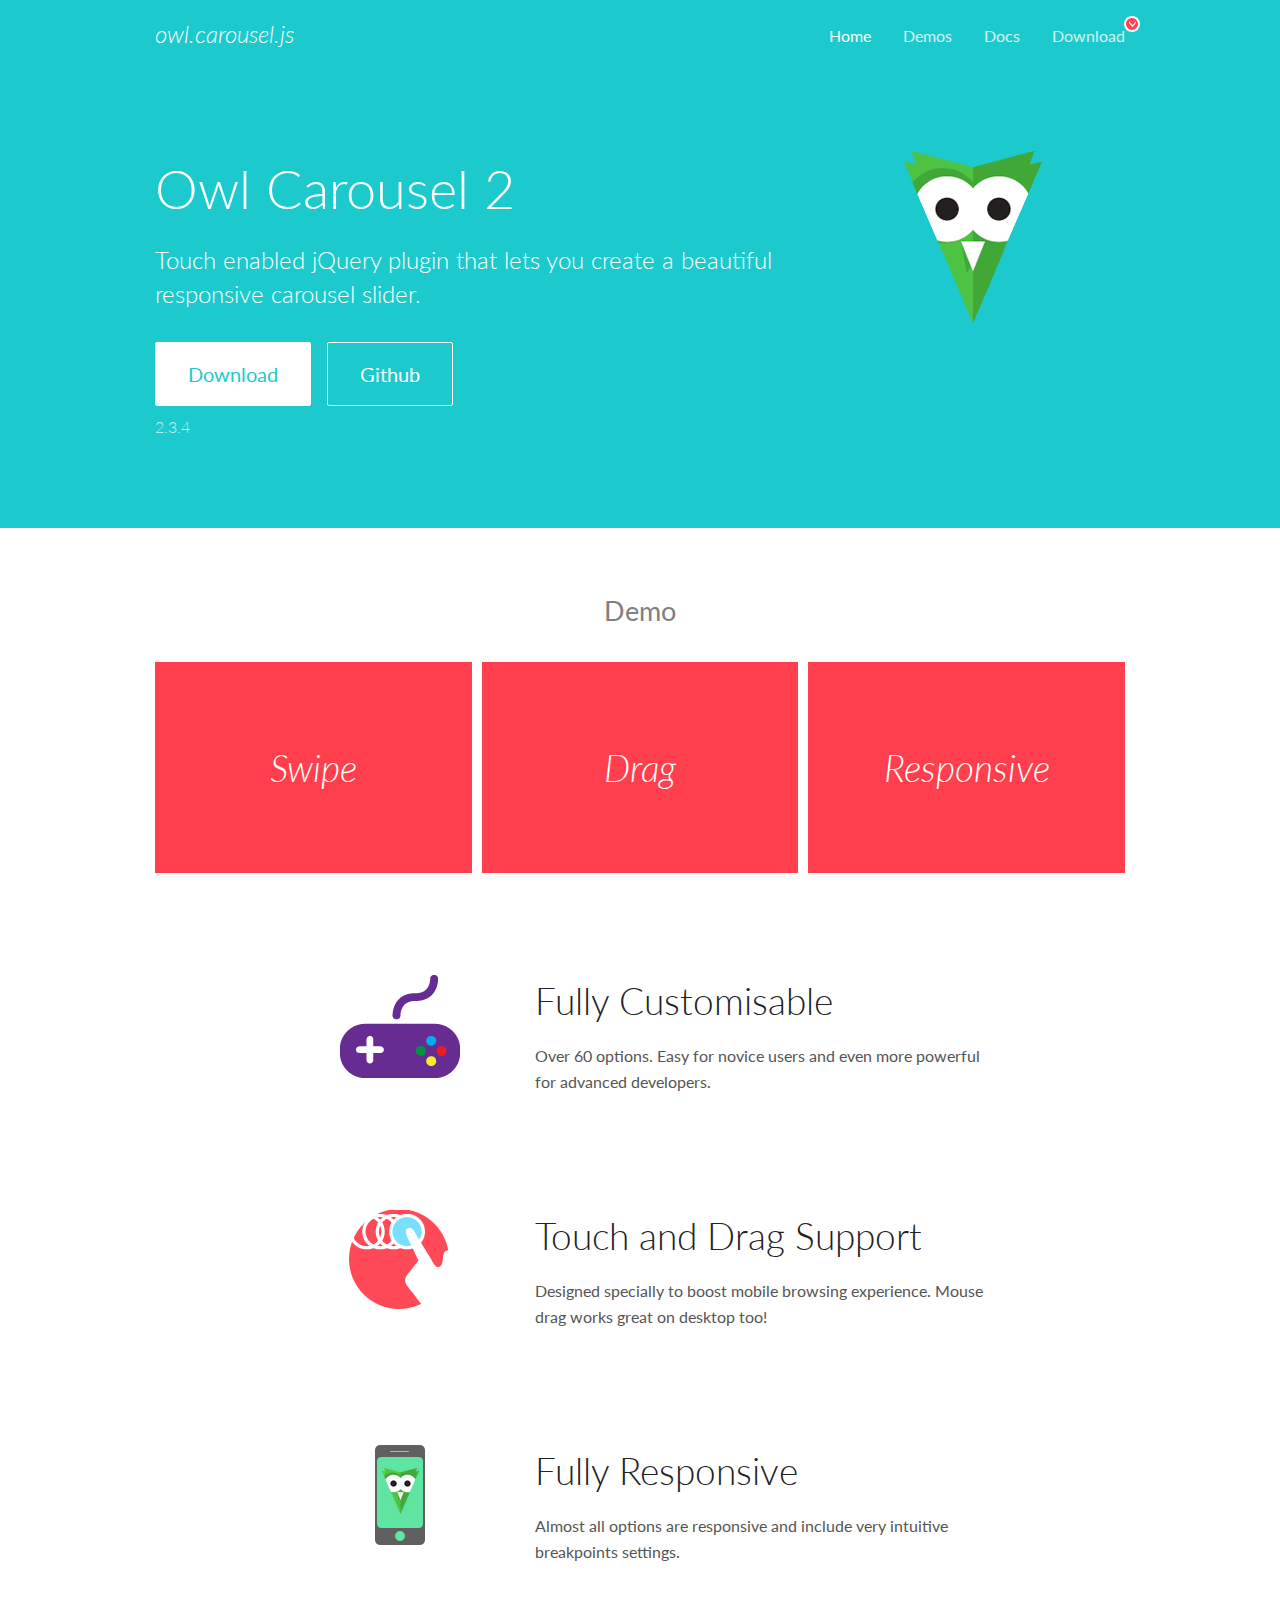
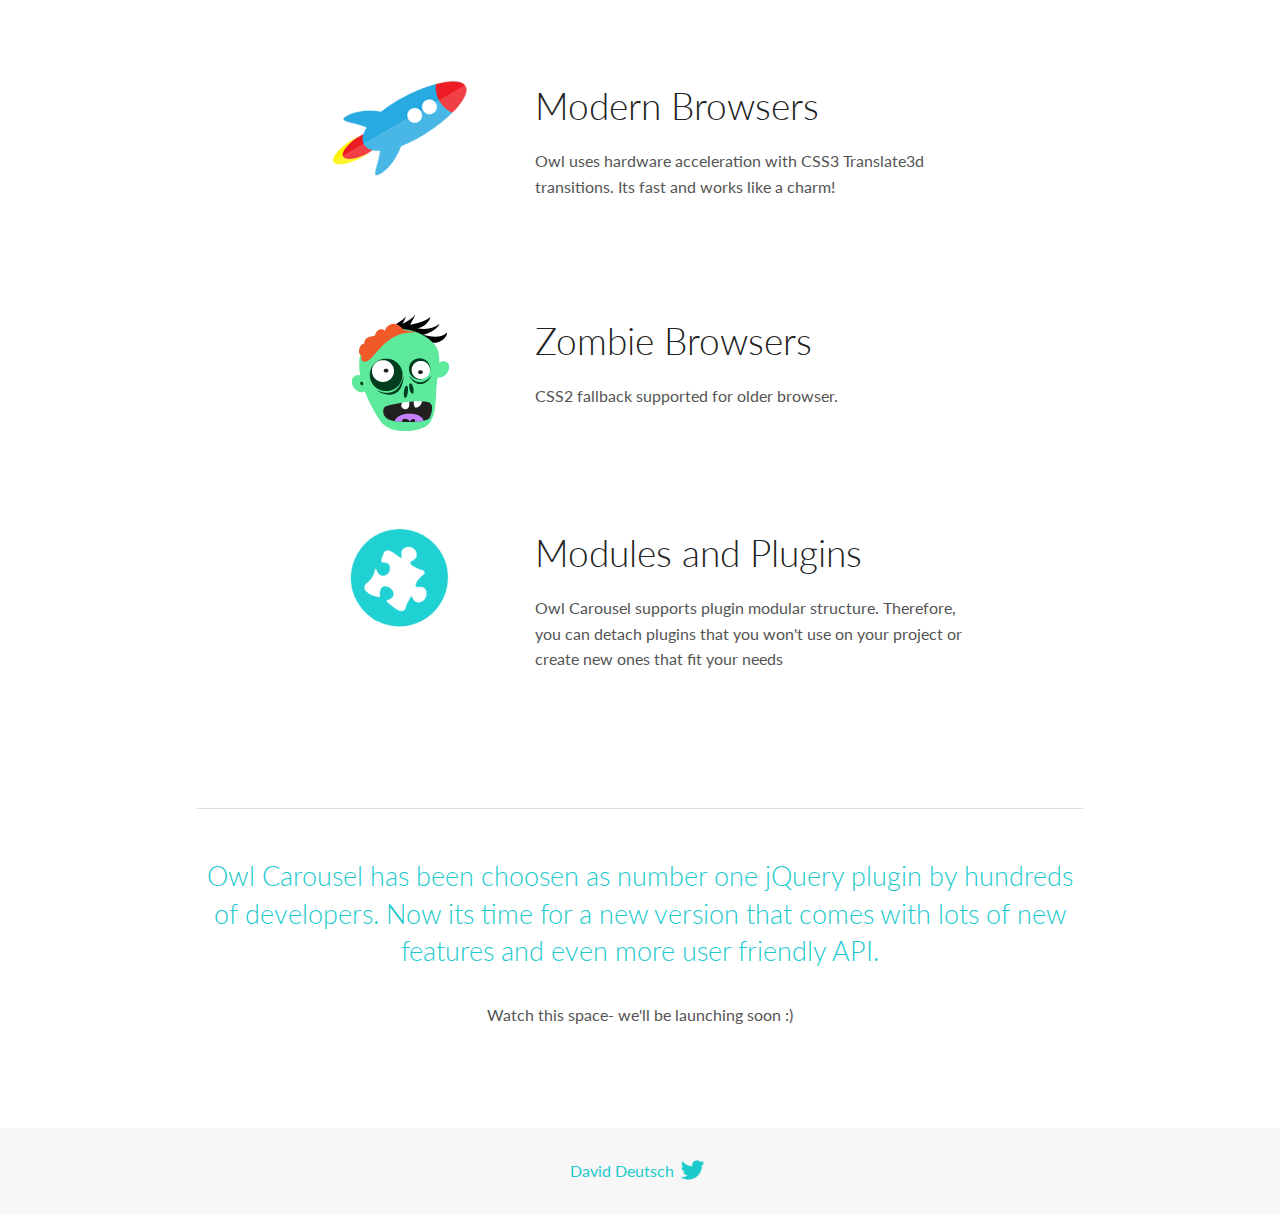
<file: js/OwlCarousel2-2.3.4/docs/index.html>
<!DOCTYPE html>
<html lang="en">
  <head>

    <!-- head -->
    <meta charset="utf-8">
    <meta name="msapplication-tap-highlight" content="no" />
    <meta name="viewport" content="width=device-width, initial-scale=1.0" />
    <meta name="description" content="Touch enabled jQuery plugin that lets you create beautiful responsive carousel slider.">
    <meta name="author" content="David Deutsch">
    <title>
      Home | Owl Carousel | 2.3.4
    </title>

    <!-- Stylesheets -->
    <link href='https://fonts.googleapis.com/css?family=Lato:300,400,700,400italic,300italic' rel='stylesheet' type='text/css'>
    <link rel="stylesheet" href="assets/css/docs.theme.min.css">

    <!-- Owl Stylesheets -->
    <link rel="stylesheet" href="assets/owlcarousel/assets/owl.carousel.min.css">
    <link rel="stylesheet" href="assets/owlcarousel/assets/owl.theme.default.min.css">

    <!-- HTML5 shim and Respond.js IE8 support of HTML5 elements and media queries -->

    <!--[if lt IE 9]>
      <script src="https://oss.maxcdn.com/libs/html5shiv/3.7.0/html5shiv.js"></script>
      <script src="https://oss.maxcdn.com/libs/respond.js/1.3.0/respond.min.js"></script>
    <![endif]-->

    <!-- Favicons -->
    <link rel="apple-touch-icon-precomposed" sizes="144x144" href="assets/ico/apple-touch-icon-144-precomposed.png">
    <link rel="shortcut icon" href="assets/ico/favicon.png">
    <link rel="shortcut icon" href="favicon.ico">

    <!-- Yeah i know js should not be in header. Its required for demos.-->

    <!-- javascript -->
    <script src="assets/vendors/jquery.min.js"></script>
    <script src="assets/owlcarousel/owl.carousel.js"></script>
  </head>
  <body>

    <!-- header -->
    <header class="header">
      <div class="row">
        <div class="large-12 columns">
          <div class="brand left">
            <h3>
              <a href="/OwlCarousel2/">owl.carousel.js</a> 
            </h3>
          </div>
          <a id="toggle-nav" class="right">
            <span></span> <span></span> <span></span> 
          </a> 
          <div class="nav-bar">
            <ul class="clearfix">
              <li class="active">
                <a href="/OwlCarousel2/index.html">Home</a> 
              </li>
              <li> <a href="/OwlCarousel2/demos/demos.html">Demos</a>  </li>
              <li> <a href="/OwlCarousel2/docs/started-welcome.html">Docs</a>  </li>
              <li>
                <a href="https://github.com/OwlCarousel2/OwlCarousel2/archive/2.3.4.zip">Download</a> 
                <span class="download"></span> 
              </li>
            </ul>
          </div>
        </div>
      </div>
    </header>

    <!-- home panel -->
    <section id="hero">
      <div class="row">
        <div class="large-8 medium-8 columns">
          <h1>Owl Carousel 2</h1>
          <h4>Touch enabled jQuery plugin that lets you create a beautiful responsive carousel slider.</h4>
          <a href="https://github.com/OwlCarousel2/OwlCarousel2/archive/2.3.4.zip" class="hero-button">Download</a> 
          <a href="https://github.com/OwlCarousel2/OwlCarousel2" class="hero-button outline">Github</a> 
          <p>2.3.4</p>
        </div>
        <div class="large-4 medium-4 columns">
          <img class="owl-logo" src="assets/img/owl-logo.png" alt="mr. Owl">
        </div>
      </div>
    </section>

    <!-- body -->
    <div class="home-demo">
      <div class="row">
        <div class="large-12 columns">
          <h3>Demo</h3>
          <div class="owl-carousel">
            <div class="item">
              <h2>Swipe</h2>
            </div>
            <div class="item">
              <h2>Drag</h2>
            </div>
            <div class="item">
              <h2>Responsive</h2>
            </div>
            <div class="item">
              <h2>CSS3</h2>
            </div>
            <div class="item">
              <h2>Fast</h2>
            </div>
            <div class="item">
              <h2>Easy</h2>
            </div>
            <div class="item">
              <h2>Free</h2>
            </div>
            <div class="item">
              <h2>Upgradable</h2>
            </div>
            <div class="item">
              <h2>Tons of options</h2>
            </div>
            <div class="item">
              <h2>Infinity</h2>
            </div>
            <div class="item">
              <h2>Auto Width</h2>
            </div>
          </div>
        </div>
      </div>
    </div>
    <script>
      var owl = $('.owl-carousel');
      owl.owlCarousel({
        margin: 10,
        loop: true,
        responsive: {
          0: {
            items: 1
          },
          600: {
            items: 2
          },
          1000: {
            items: 3
          }
        }
      })
    </script>

    <!-- features -->
    <div id="features">
      <div class="row">
        <div class="small-12 medium-9 small-centered columns">
          <section class="row feature">
            <div class="medium-4 small-12 columns">
              <img src="assets/img/feature-options.png" alt="">
            </div>
            <div class="medium-8 small-12 columns">
              <h2>Fully Customisable</h2>
              <p>Over 60 options. Easy for novice users and even more powerful for advanced developers.</p>
            </div>
          </section>
          <section class="row feature">
            <div class="medium-4 small-12 columns">
              <img src="assets/img/feature-drag.png" alt="">
            </div>
            <div class="medium-8 small-12 columns">
              <h2>Touch and Drag Support</h2>
              <p>Designed specially to boost mobile browsing experience. Mouse drag works great on desktop too!</p>
            </div>
          </section>
          <section class="row feature">
            <div class="medium-4 small-12 columns">
              <img src="assets/img/feature-responsive.png" alt="">
            </div>
            <div class="medium-8 small-12 columns">
              <h2>Fully Responsive</h2>
              <p>Almost all options are responsive and include very intuitive breakpoints settings.</p>
            </div>
          </section>
          <section class="row feature">
            <div class="medium-4 small-12 columns">
              <img src="assets/img/feature-modern.png" alt="">
            </div>
            <div class="medium-8 small-12 columns">
              <h2>Modern Browsers</h2>
              <p>Owl uses hardware acceleration with CSS3 Translate3d transitions. Its fast and works like a charm! </p>
            </div>
          </section>
          <section class="row feature">
            <div class="medium-4 small-12 columns">
              <img src="assets/img/feature-zombie.png" alt="">
            </div>
            <div class="medium-8 small-12 columns">
              <h2>Zombie Browsers</h2>
              <p>CSS2 fallback supported for older browser.</p>
            </div>
          </section>
          <section class="row feature">
            <div class="medium-4 small-12 columns">
              <img src="assets/img/feature-module.png" alt="">
            </div>
            <div class="medium-8 small-12 columns">
              <h2>Modules and Plugins</h2>
              <p>Owl Carousel supports plugin modular structure. Therefore, you can detach plugins that you won&#x27;t use on your project or create new ones that fit your needs</p>
            </div>
          </section>
        </div>
      </div>
    </div>

    <!-- footer -->
    <section id="teaser-text">
      <div class="row">
        <div class="small-12 medium-11 small-centered columns">
          <hr>
          <h3 id="owl-carousel-has-been-choosen-as-number-one-jquery-plugin-by-hundreds-of-developers-now-its-time-for-a-new-version-that-comes-with-lots-of-new-features-and-even-more-user-friendly-api-">Owl Carousel has been choosen as number one jQuery plugin by hundreds of developers. Now its time for a new version that comes with lots of new features and even more user friendly API.</h3>
          <p>Watch this space- we&#39;ll be launching soon :)</p>
        </div>
      </div>
    </section>

    <!-- footer -->
    <footer class="footer">
      <div class="row">
        <div class="large-12 columns">
          <h5>
            <a href="/OwlCarousel2/docs/support-contact.html">David Deutsch</a> 
            <a id="custom-tweet-button" href="https://twitter.com/share?url=https://github.com/OwlCarousel2/OwlCarousel2&text=Owl Carousel - This is so awesome! " target="_blank"></a> 
          </h5>
        </div>
      </div>
    </footer>

    <!-- vendors -->
    <script src="assets/vendors/highlight.js"></script>
    <script src="assets/js/app.js"></script>
  </body>
</html>
</file>
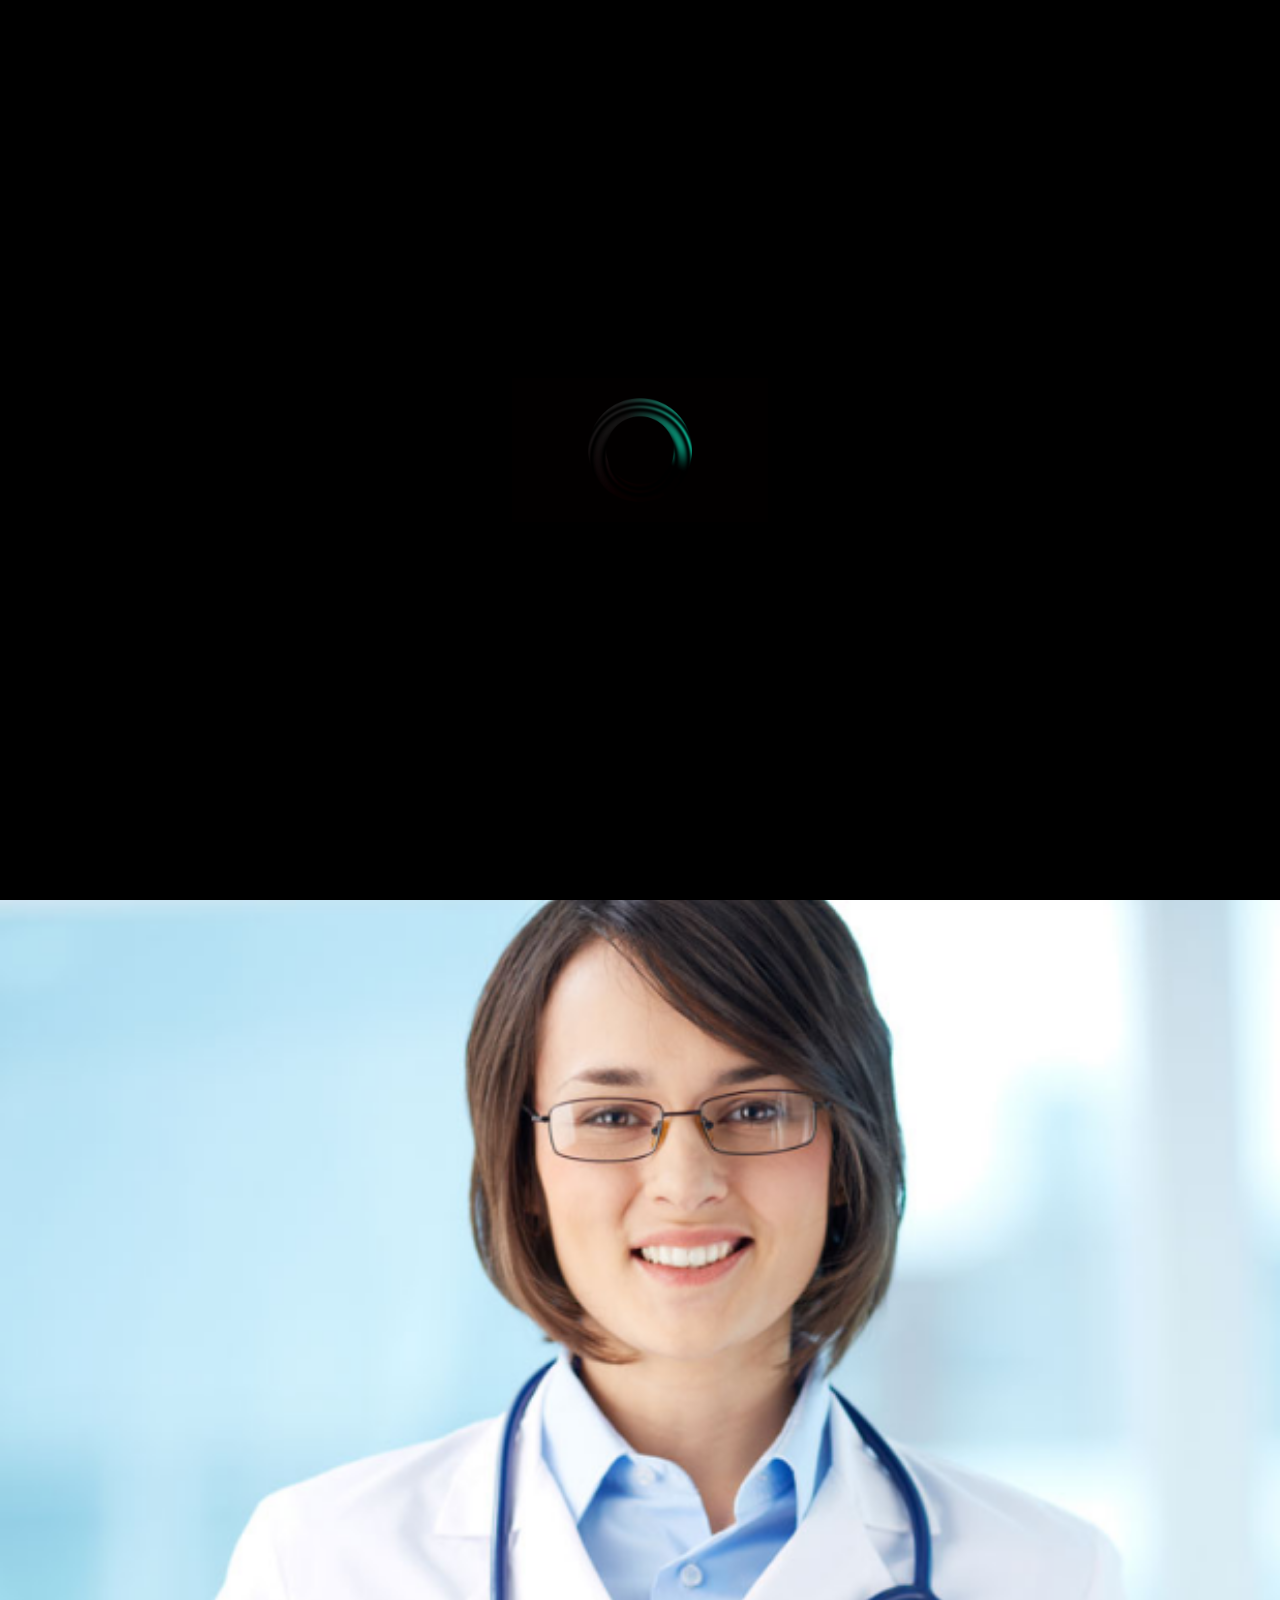
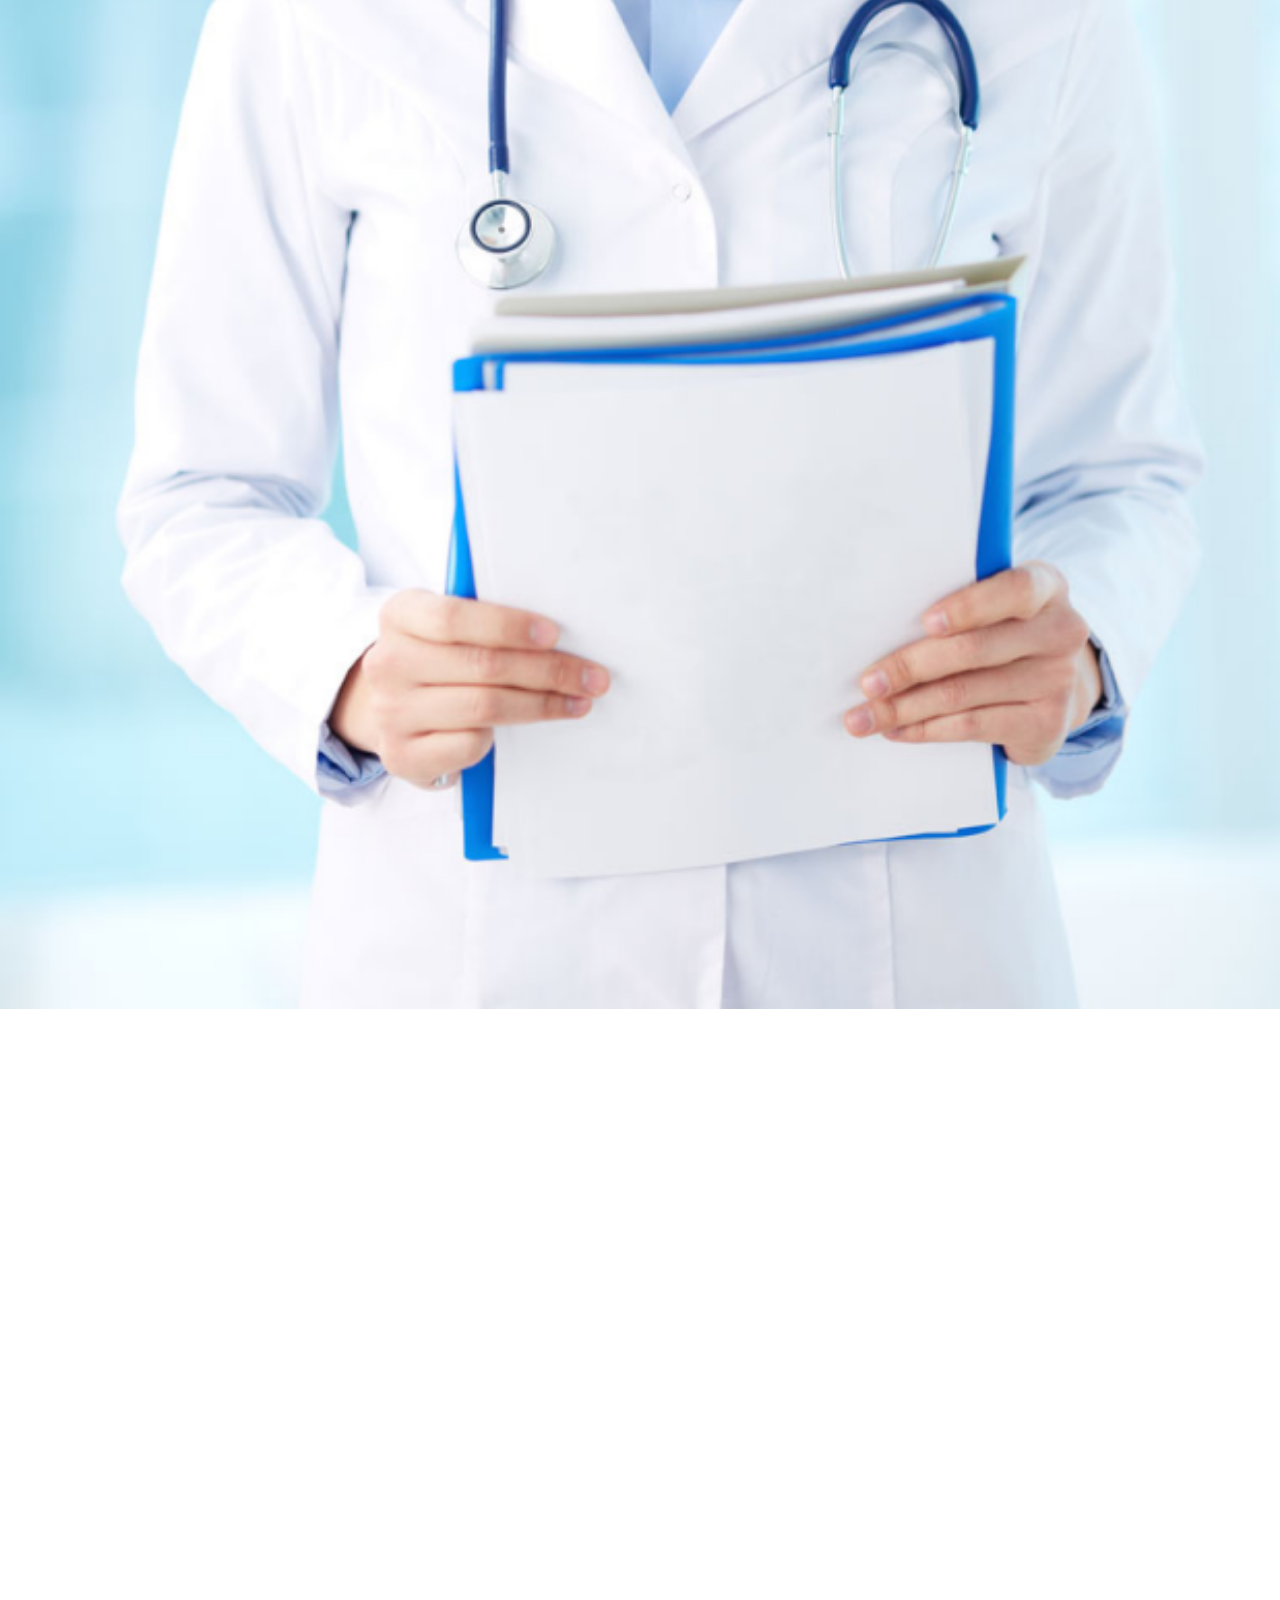
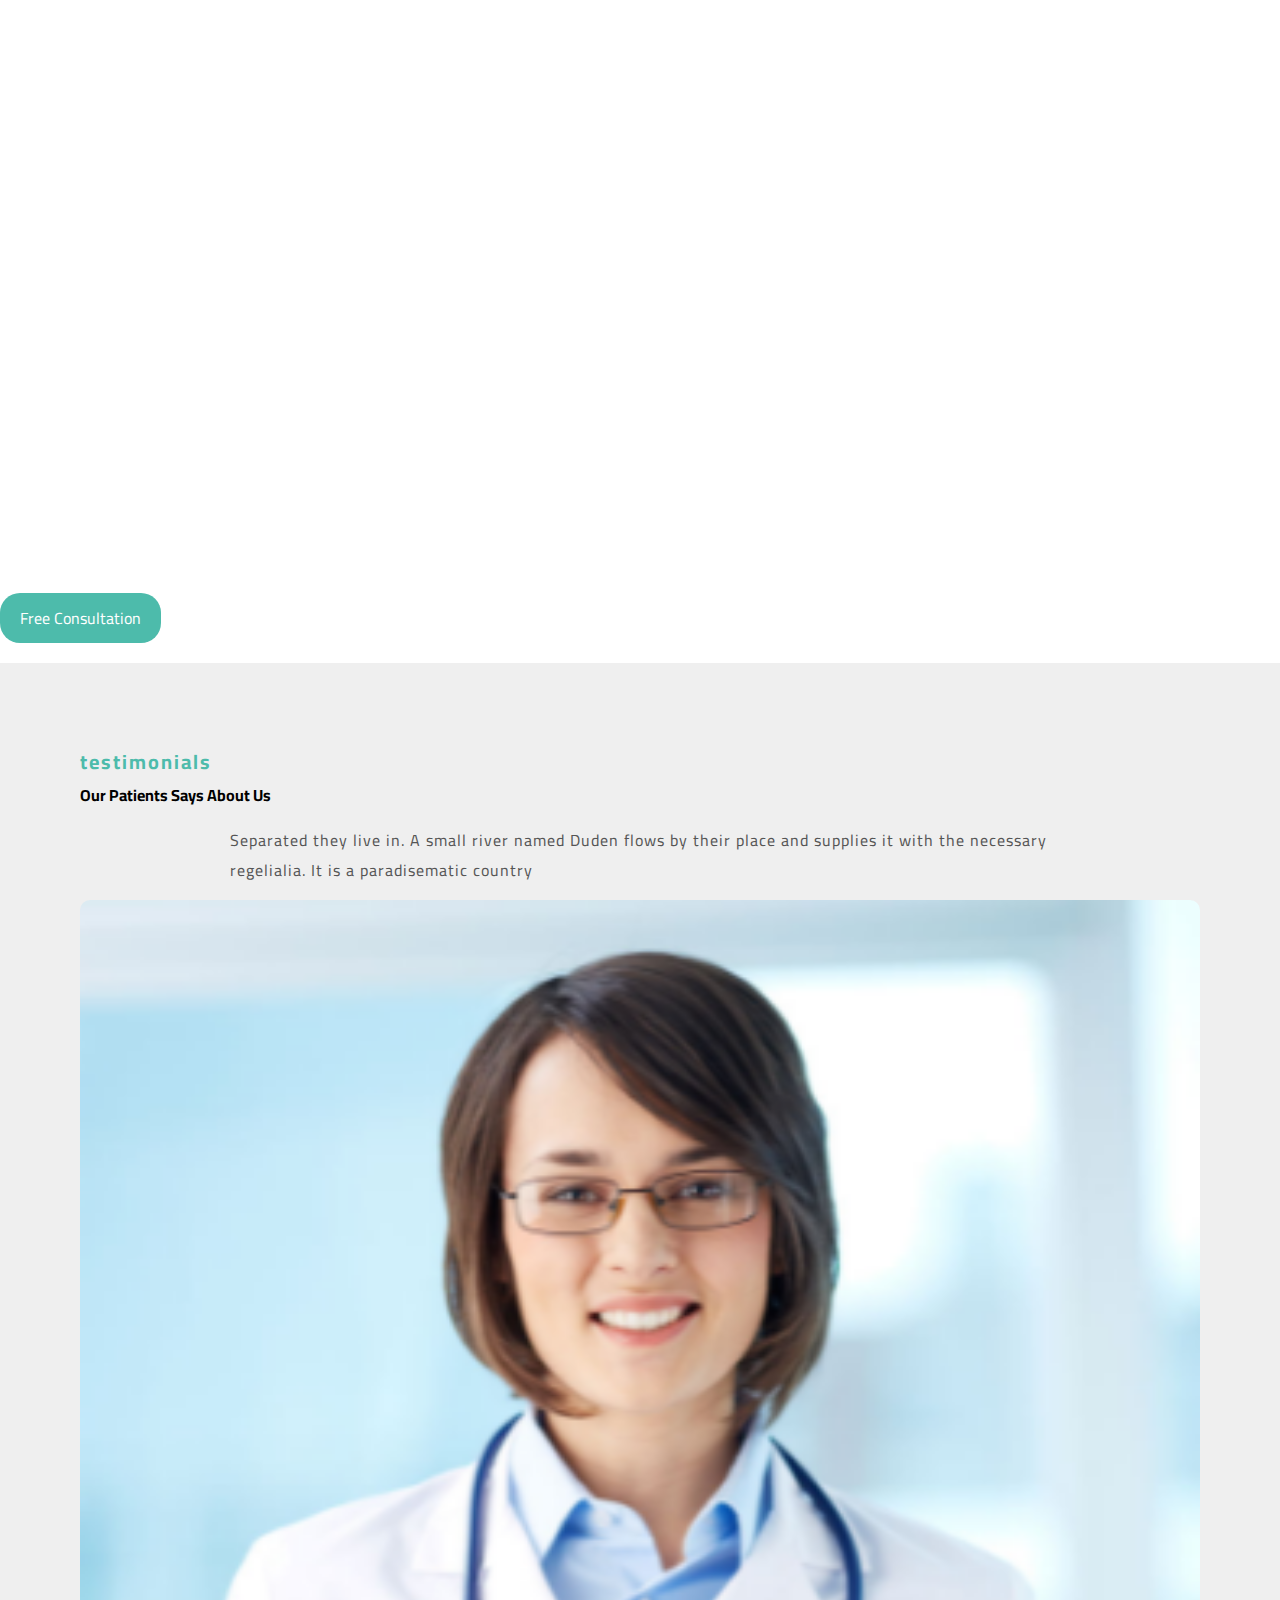
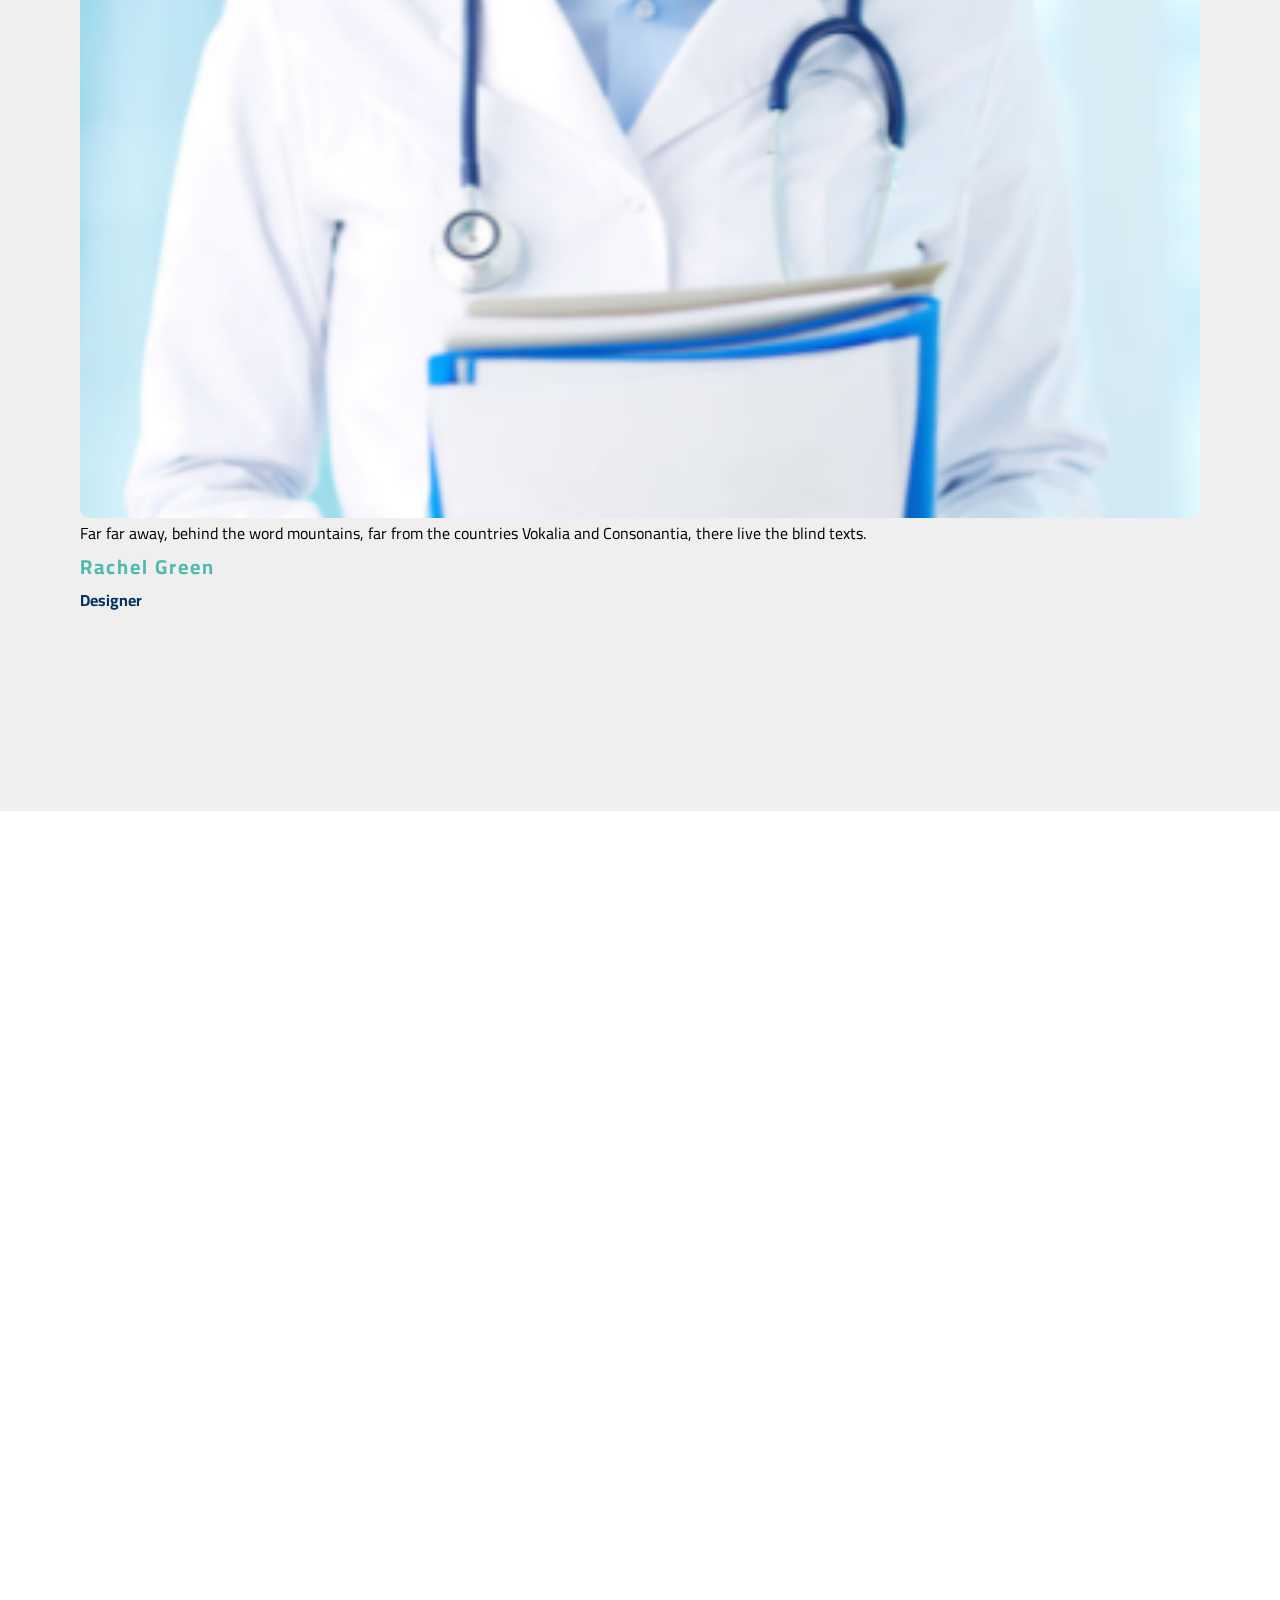
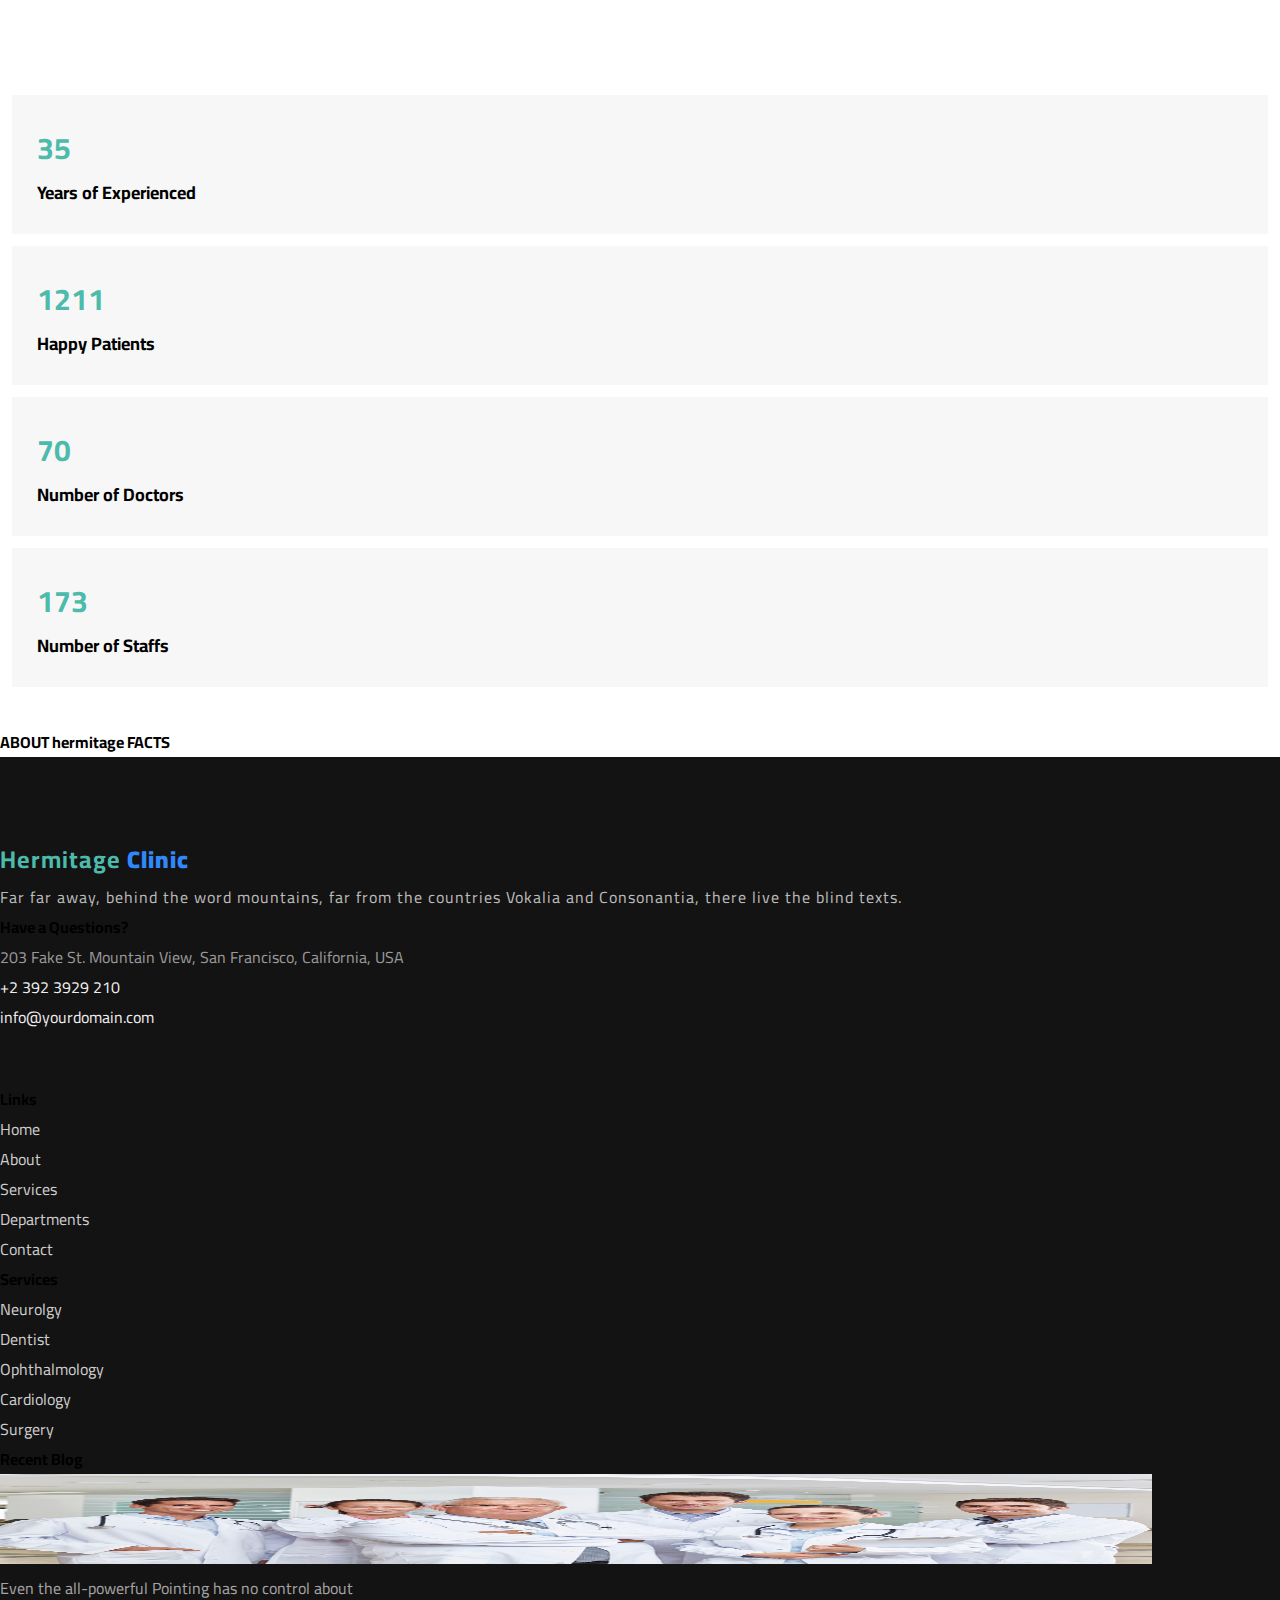
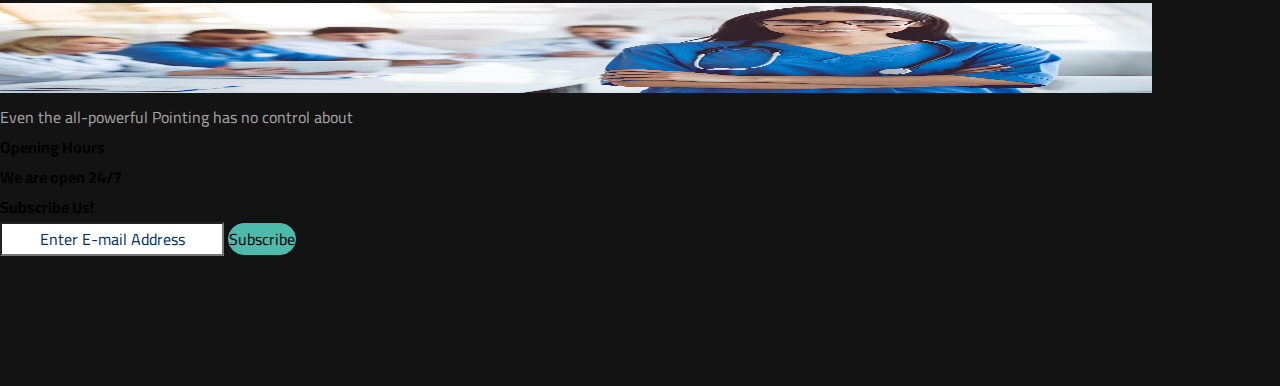
<file: about.html>
<!DOCTYPE html>
<html lang="en">

<head>
    <meta charset="UTF-8">
    <meta http-equiv="X-UA-Compatible" content="IE=edge">
    <meta name="viewport" content="width=device-width, initial-scale=1.0">
    <link rel="preconnect" href="https://fonts.googleapis.com">
    <link rel="preconnect" href="https://fonts.gstatic.com" crossorigin>
    <link href="https://fonts.googleapis.com/css2?family=Cairo&display=swap" rel="stylesheet">
    <link href="https://cdn.jsdelivr.net/npm/bootstrap@5.0.2/dist/css/bootstrap.min.css" rel="stylesheet"
        integrity="sha384-EVSTQN3/azprG1Anm3QDgpJLIm9Nao0Yz1ztcQTwFspd3yD65VohhpuuCOmLASjC" crossorigin="anonymous">
    <link rel="stylesheet" href="https://pro.fontawesome.com/releases/v5.10.0/css/all.css"
        integrity="sha384-AYmEC3Yw5cVb3ZcuHtOA93w35dYTsvhLPVnYs9eStHfGJvOvKxVfELGroGkvsg+p" crossorigin="anonymous" />
    <link rel="stylesheet" href="css/owl.carousel.css">
    <link rel="stylesheet" href="css/style.css">
    <link rel="stylesheet" href="css/animate.min.css" />
    <link rel="icon" type="image/png" href="image/logo.png">
    <title>hermitage | About Us</title>
    <link rel="" href="">
</head>

<body>
    <div id="preloader"></div>
    <header>
        <div class="upper-nav" style="opacity: 1">
            <div class="container">
                <div class="row">
                    <div class="col-sm-6 col-md-4 col-lg-3">
                        <a href="index.html"><img class="wow slideInDown" data-wow-duration="0.5s" data-wow-delay="0s"
                                src="image/logo.png" alt="hermitage" height="70px" width="70px"></a>
                    </div>
                    <div class="col-sm-6 col-md-4 col-lg-3">
                        <p class="wow slideInDown" data-wow-duration="0.5s" data-wow-delay="0s"><i
                                class="fa fa-home"></i><span> Address : </span>198 West 21th Street, Suite 721 New York
                            NY10016</p>
                    </div>
                    <div class="col-sm-6 col-md-4 col-lg-3">
                        <p class="wow slideInDown" data-wow-duration="0.5s" data-wow-delay="0s"><i
                                class="fa fa-envelope"></i><span> Email : </span>drcare@gmail.com</p>
                    </div>
                    <div class="col-sm-6 col-md-4 col-lg-3">
                        <p class="wow slideInDown" data-wow-duration="0.5s" data-wow-delay="0s"><i
                                class="fa fa-phone"></i><span> Phone : </span>+201002233698</p>
                    </div>
                </div> <!-- row -->
            </div> <!-- Container -->
        </div> <!-- upper-nav -->

        <div class="lower-nav">
            <nav class="navbar navbar-expand-lg navbar-light">
                <div class="container">
                    <button class="navbar-toggler" type="button" data-bs-toggle="collapse"
                        data-bs-target="#navbarNavDropdown" aria-controls="navbarNavDropdown" aria-expanded="false"
                        aria-label="Toggle navigation">
                        <span class="navbar-toggler-icon"></span>
                    </button>
                    <div class="collapse navbar-collapse" id="navbarNavDropdown">
                        <ul class="navbar-nav me-auto text-uppercase fw-bolder">
                            <li class="nav-item wow fadeInDown active" data-wow-duration="0.5s" data-wow-delay="0.5s">
                                <a class="nav-link" href="index.html">Home</a>
                            </li>
                            <li class="nav-item wow fadeInDown" data-wow-duration="0.5s" data-wow-delay="0.7s">
                                <a class="nav-link" href="about.html">About</a>
                            </li>
                            <li class="nav-item wow fadeInDown" data-wow-duration="0.5s" data-wow-delay="0.9s">
                                <a class="nav-link" href="doctors.html">Doctor</a>
                            </li>
                            <li class="nav-item wow fadeInDown" data-wow-duration="0.5s" data-wow-delay="1.1s">
                                <a class="nav-link" href="departments.html">Departments</a>
                            </li>
                            <li class="nav-item wow fadeInDown" data-wow-duration="0.5s" data-wow-delay="1.3s">
                                <a class="nav-link" href="pricing.html">Pricing</a>
                            </li>
                            <li class="nav-item wow fadeInDown" data-wow-duration="0.5s" data-wow-delay="1.5s">
                                <a class="nav-link" href="blog.html">Blog</a>
                            </li>
                            <li class="nav-item wow fadeInDown" data-wow-duration="0.5s" data-wow-delay="1.7s">
                                <a class="nav-link" href="contact.html">Contact</a>
                            </li>
                            <li class="nav-item wow fadeInDown" data-wow-duration="0.5s" data-wow-delay="1.9s">
                                <a class="nav-link" href="login.html">Login</a>
                            </li>
                        </ul>
                        <a class="special-btn wow fadeInDown" data-wow-duration="0.5" data-wow-delay="2.1" href="#">Make
                            an Appointment</a>
                    </div>
                </div>
            </nav>
        </div>
    </header>
    <button onclick="topFunction()" id="scroll-btn" title="Go to top"><i class="fa fa-arrow-up"></i></button>

    <section class="page-desc text-center">
        <div class="container">
            <h3 class="font-weight-bold wow zoomIn">About Us</h3>
        </div>
    </section>

    <section class="about-us">
        <div class="container">
            <div class="row">
                <div class="col-sm-12 col-md-4 col-lg-5 doc-image wow slideInLeft" data-wow-duration="1s"
                    data-wow-delay="0.1s">
                    <img src="image/doctor.png" width="100%" height="auto" alt="about us">
                </div>
                <div class="col-sm-12 col-md-8 col-lg-7 doc-desc wow fadeIn" data-wow-duration="1s"
                    data-wow-delay="0.5s">
                    <h6 class="text-uppercase">about hermitage</h6>
                    <h3 class="text-capitalize font-weight-bolder">Medical specialty concerned with the care of acutely
                        ill hospitalized patients</h3>
                    <p> On her way she met a copy. The copy warned the Little Blind Text, that where it came from it
                        would have been rewritten a thousand times and everything that was left from its origin would be
                        the word. </p>
                    <div class="feature-list">
                        <div class="row">
                            <div class="col-sm-12 col-md-6 col-lg-6">
                                <div class="row">
                                    <div class="col-sm-6 col-md-4 col-lg-3 offset-lg-1">
                                        <i class="fas fa-medkit"></i>
                                    </div>
                                    <div class="col-sm-6 col-md-8 col-lg-8">
                                        <h5>PRIMARY CARE</h5>
                                        <p>Far far away, behind the word mountains, far from the countries Vokalia.</p>
                                    </div>
                                    <div class="col-sm-6 col-md-4 col-lg-3 offset-lg-1">
                                        <i class="fas fa-syringe"></i>
                                    </div>
                                    <div class="col-sm-6 col-md-8 col-lg-8">
                                        <h5>LAB TEST</h5>
                                        <p>Far far away, behind the word mountains, far from the countries Vokalia.</p>
                                    </div>
                                </div>
                            </div>
                            <div class="col-sm-12 col-md-6 col-lg-6">
                                <div class="row">
                                    <div class="col-sm-6 col-md-4 col-lg-3 offset-lg-1">
                                        <i class="fas fa-notes-medical"></i>
                                    </div>
                                    <div class="col-sm-6 col-md-8 col-lg-8">
                                        <h5>SYMPTOM CHECK</h5>
                                        <p>Far far away, behind the word mountains, far from the countries Vokalia.</p>
                                    </div>
                                    <div class="col-sm-6 col-md-4 col-lg-3 offset-lg-1">
                                        <i class="fas fa-heartbeat"></i>
                                    </div>
                                    <div class="col-sm-6 col-md-8 col-lg-8">
                                        <h5>HEART RATE</h5>
                                        <p>Far far away, behind the word mountains, far from the countries Vokalia.</p>
                                    </div>
                                </div>
                            </div>
                        </div>
                    </div>
                </div>
            </div>
        </div>
    </section>

    <section class="consultation">
        <div class="container">
            <div class="row">
                <div class="col-sm-12 col-md-8 col-lg-9">
                    <h3 class="font-weight-bold">We Provide Free Health Care Consultation</h3>
                    <p>Your Health is Our Top Priority with Comprehensive, Affordable medical.</p>
                </div>
                <div class="col-sm-12 col-md-4 col-lg-3 mt-4 special-btn-cols">
                    <a href="#" class="special-btn">Free Consultation</a>
                </div>
            </div>
        </div>
    </section>

    <section class="testimonials">
        <div class="container">
            <div class="tabs-desc text-center">
                <h5 class="text-uppercase">testimonials</h5>
                <h3 class="font-weight-bold text-capitalize">Our Patients Says About Us</h3>
                <p class="desc-paragraph">Separated they live in. A small river named Duden flows by their place and
                    supplies it with the necessary regelialia. It is a paradisematic country</p>
            </div>
            <div class="owl-carousel owl-theme">
                <div class="item">
                    <div class="row">
                        <div class="col-sm-12 col-md-4 col-lg-3 offset-lg-1">
                            <img src="image/Screenshot (6).png" height="auto" width="60%" alt="client">
                        </div>
                        <div class="col-sm-12 col-md-8 col-lg-8">
                            <h1><i class="fa fa-quote-left"></i></h1>
                            <p>
                                Far far away, behind the word mountains, far from the countries Vokalia and
                                Consonantia, there live the blind texts.
                            </p>
                            <h5 class="doc-name">Rachel Green</h5>
                            <h6>Designer</h6>
                        </div>
                    </div>
                </div>
                <div class="item">
                    <div class="row">
                        <div class="col-sm-12 col-md-4 col-lg-3 offset-lg-1">
                            <img src="image/Screenshot (5).png" height="auto" width="60%" alt="client">
                        </div>
                        <div class="col-sm-12 col-md-8 col-lg-8">
                            <h1><i class="fa fa-quote-left"></i></h1>
                            <p>
                                Far far away, behind the word mountains, far from the countries Vokalia and
                                Consonantia, there live the blind texts.
                            </p>
                            <h5 class="doc-name">Racky Henderson</h5>
                            <h6>Farmer</h6>
                        </div>
                    </div>
                </div>
                <div class="item">
                    <div class="row">
                        <div class="col-sm-12 col-md-4 col-lg-3 offset-lg-1">
                            <img src="image/Screenshot (9).jpg" height="auto" width="60%" alt="client">
                        </div>
                        <div class="col-sm-12 col-md-8 col-lg-8">
                            <h1><i class="fa fa-quote-left"></i></h1>
                            <p>
                                Far far away, behind the word mountains, far from the countries Vokalia and
                                Consonantia, there live the blind texts.
                            </p>
                            <h5 class="doc-name">Julia Roberts</h5>
                            <h6>Officer</h6>
                        </div>
                    </div>
                </div>
                <div class="item">
                    <div class="row">
                        <div class="col-sm-12 col-md-4 col-lg-3 offset-lg-1">
                            <img src="image/doctor_male.jpg" height="auto" width="60%" alt="client">
                        </div>
                        <div class="col-sm-12 col-md-8 col-lg-8">
                            <h1><i class="fa fa-quote-left"></i></h1>
                            <p>
                                Far far away, behind the word mountains, far from the countries Vokalia and
                                Consonantia, there live the blind texts.
                            </p>
                            <h5 class="doc-name">Henry Dee</h5>
                            <h6>Businessman</h6>
                        </div>
                    </div>
                </div>
                <div class="item">
                    <div class="row">
                        <div class="col-sm-12 col-md-4 col-lg-3 offset-lg-1">
                            <img src="image/A young caring doctor.jpg" height="auto" width="60%" alt="client">
                        </div>
                        <div class="col-sm-12 col-md-8 col-lg-8">
                            <h1><i class="fa fa-quote-left"></i></h1>
                            <p>
                                Far far away, behind the word mountains, far from the countries Vokalia and
                                Consonantia, there live the blind texts.
                            </p>
                            <h5 class="doc-name">Monica Geller</h5>
                            <h6>Lawer</h6>
                        </div>
                    </div>
                </div>
            </div>
        </div>
    </section>

    <section class="contact-us">
        <div class="row">
            <div class="col-sm-12 col-md-6 col-lg-6 contact-form wow slideInLeft" data-wow-duration="1s"
                data-wow-delay="0.5s">
                <div class="container">
                    <h6 class="text-uppercase">CONSULTATION</h6>
                    <h3 class="text-capitalize mt-3 mb-lg-5">Free Consultation</h3>
                    <p>Far far away, behind the word mountains, far from the countries Vokalia and Consonantia, there
                        live the blind texts.</p>
                    <form action="" method="">
                        <div class="row">
                            <div class="col-6">
                                <input type="text" placeholder="First Name">
                            </div>
                            <div class="col-6">
                                <input type="text" placeholder="Last Name">
                            </div>
                            <div class="col-6">
                                <select name="service" id="">
                                    <option value="">Basic</option>
                                    <option value="">Standard</option>
                                    <option value="">Premium</option>
                                    <option value="">Gold</option>
                                    <option value="">Platinum</option>
                                </select>
                            </div>
                            <div class="col-6">
                                <input type="text" placeholder="phone">
                            </div>
                            <div class="col-6">
                                <input type="date" placeholder="Date">
                            </div>
                            <div class="col-6">
                                <input type="time" placeholder="Time">
                            </div>
                            <div class="col-6">
                                <textarea name="" id="" cols="30" rows="3" placeholder="Message"></textarea>
                            </div>
                            <div class="col-6">
                                <button type="submit" class="submit-btn">Appointment</button>
                            </div>
                        </div>
                    </form>
                </div>
            </div>
            <div class="col-sm-12 col-md-6 col-lg-6 statistics">
                <div class="container">
                    <div class="row">
                        <div class="col-sm-12 col-md-6 col-lg-6">
                            <div class="card facts-card text-center">
                                <h1 class="counter" data-target="35">0</h1>
                                <h5>Years of Experienced</h5>
                            </div>
                        </div>
                        <div class="col-sm-12 col-md-6 col-lg-6">
                            <div class="card facts-card text-center">
                                <h1 class="counter" data-target="4000">0</h1>
                                <h5>Happy Patients</h5>
                            </div>
                        </div>
                        <div class="col-sm-12 col-md-6 col-lg-6">
                            <div class="card facts-card text-center">
                                <h1 class="counter" data-target="70">0</h1>
                                <h5>Number of Doctors</h5>
                            </div>
                        </div>
                        <div class="col-sm-12 col-md-6 col-lg-6">
                            <div class="card facts-card text-center">
                                <h1 class="counter" data-target="400">0</h1>
                                <h5>Number of Staffs</h5>
                            </div>
                        </div>
                        <div class="col-12 text-center">
                            <h5 class="text-uppercase font-weight-bold a-h">ABOUT hermitage FACTS</h5>
                        </div>
                    </div>
                </div>
            </div>
        </div>
    </section>

    <section class="footer">
        <div class="container">
            <div class="row">
                <div class="col-sm-6 col-md-6 col-lg-3">
                    <h2>Hermitage <span> Clinic</span></h2>
                    <p class="mt-lg-5">Far far away, behind the word mountains, far from the countries Vokalia and
                        Consonantia, there live the blind texts.</p>
                    <h4 class="mt-5 mb-3 text-light font-weight-bolder">Have a Questions?</h4>
                    <ul class="list-unstyled location-details">
                        <li class="my-3"><i class="fa fa-home text-light me-2"></i> 203 Fake St. Mountain View, San
                            Francisco, California, USA</li>
                        <li class="my-4"><i class="fa fa-phone text-light me-2"></i>+2 392 3929 210</li>
                        <li class="my-4"><i class="fa fa-envelope text-light me-2"></i> info@yourdomain.com</li>
                    </ul>
                    <ul class="social-ico ps-0">
                        <li class="wow fadeInUp" data-wow-delay="0.5s"><a href="#"><i class="fab fa-facebook-f"></a></i>
                        </li>
                        <li class="wow fadeInUp" data-wow-delay="0.75s"><a href="#"><i class="fab fa-twitter"></a></i>
                        </li>
                        <li class="wow fadeInUp" data-wow-delay="1s"><a href="#"><i class="fab fa-instagram"></a></i>
                        </li>
                    </ul>
                </div>
                <div class="col-sm-6 col-md-6 col-lg-3">
                    <h4 class="mb-lg-5 text-light font-weight-bolder">Links</h4>
                    <ul class="list-unstyled second-col">
                        <a href="index.html">
                            <li class="my-1"><i class="fa fa-arrow-right me-2"></i>Home</li>
                        </a>
                        <a href="about.html">
                            <li class="my-1"><i class="fa fa-arrow-right me-2"></i>About</li>
                        </a>
                        <a href="#departments">
                            <li class="my-1"><i class="fa fa-arrow-right me-2"></i>Services</li>
                        </a>
                        <a href="departments.html">
                            <li class="my-1"><i class="fa fa-arrow-right me-2"></i>Departments</li>
                        </a>
                        <a href="contact.html">
                            <li class="my-1"><i class="fa fa-arrow-right me-2"></i>Contact</li>
                        </a>
                    </ul>
                    <h4 class="my-lg-5 text-light font-weight-bolder">Services</h4>
                    <ul class="list-unstyled second-col">
                        <a href="#">
                            <li class="my-1"><i class="fa fa-arrow-right me-2"></i>Neurolgy</li>
                        </a>
                        <a href="#">
                            <li class="my-1"><i class="fa fa-arrow-right me-2"></i>Dentist</li>
                        </a>
                        <a href="#">
                            <li class="my-1"><i class="fa fa-arrow-right me-2"></i>Ophthalmology</li>
                        </a>
                        <a href="#">
                            <li class="my-1"><i class="fa fa-arrow-right me-2"></i>Cardiology</li>
                        </a>
                        <a href="#">
                            <li class="my-1"><i class="fa fa-arrow-right me-2"></i>Surgery</li>
                        </a>
                    </ul>
                </div>
                <div class="col-sm-6 col-md-6 col-lg-3">
                    <h4 class="mb-lg-5 text-light font-weight-bolder">Recent Blog</h4>
                    <div class="row">
                        <div class="col-6" style="padding: 0px;">
                            <img src="image/blog1.jpg" height="90px" width="90%" alt="blog1">
                        </div>
                        <div class="col-6 third-col">
                            <a href="#">Even the all-powerful Pointing has no control about</a>
                        </div>
                        <div class="col-6 mt-5" style="padding: 0px;">
                            <img src="image/blog2.jpg" height="90px" width="90%" alt="blog1">
                        </div>
                        <div class="col-6 mt-5 third-col">
                            <a href="#">Even the all-powerful Pointing has no control about</a>
                        </div>
                    </div>
                </div>
                <div class="col-sm-6 col-md-6 col-lg-3">
                    <h4 class="mb-lg-5 text-light font-weight-bolder">Opening Hours</h4>
                    <h5 class="ml-3 text-light font-weight-light"> <i class="fa fa-clock mr-3 text-secondary"></i> We
                        are open 24/7</h5>
                    <h4 class="my-lg-5 text-light font-weight-bolder">Subscribe Us!</h4>
                    <form action="" class="submit-form" method="">
                        <input type="email" required class="form-control" placeholder="Enter E-mail Address">
                        <button class="font-weight-bold btn btn-primary form-control mt-3"
                            type="submit">Subscribe</button>
                    </form>
                </div>
            </div>
        </div>
    </section>

    <footer>
        <div class="container wow fadeIn">
            <h2>Copyright ©2022 All rights reserved | This template developed by Mohamed Elbehary</h2>
        </div>
    </footer>
    <script src="https://cdn.jsdelivr.net/npm/bootstrap@5.0.2/dist/js/bootstrap.bundle.min.js"
        integrity="sha384-MrcW6ZMFYlzcLA8Nl+NtUVF0sA7MsXsP1UyJoMp4YLEuNSfAP+JcXn/tWtIaxVXM"
        crossorigin="anonymous"></script>
    <script src="https://cdnjs.cloudflare.com/ajax/libs/jquery/3.6.0/jquery.min.js"></script>
    <script src="js/owl.carousel.js"></script>
    <script src="js/main.js"></script>
    <script src="js/wow.min.js"></script>
    <script>
        new WOW().init(); 
    </script>
</body>

</html>
</file>
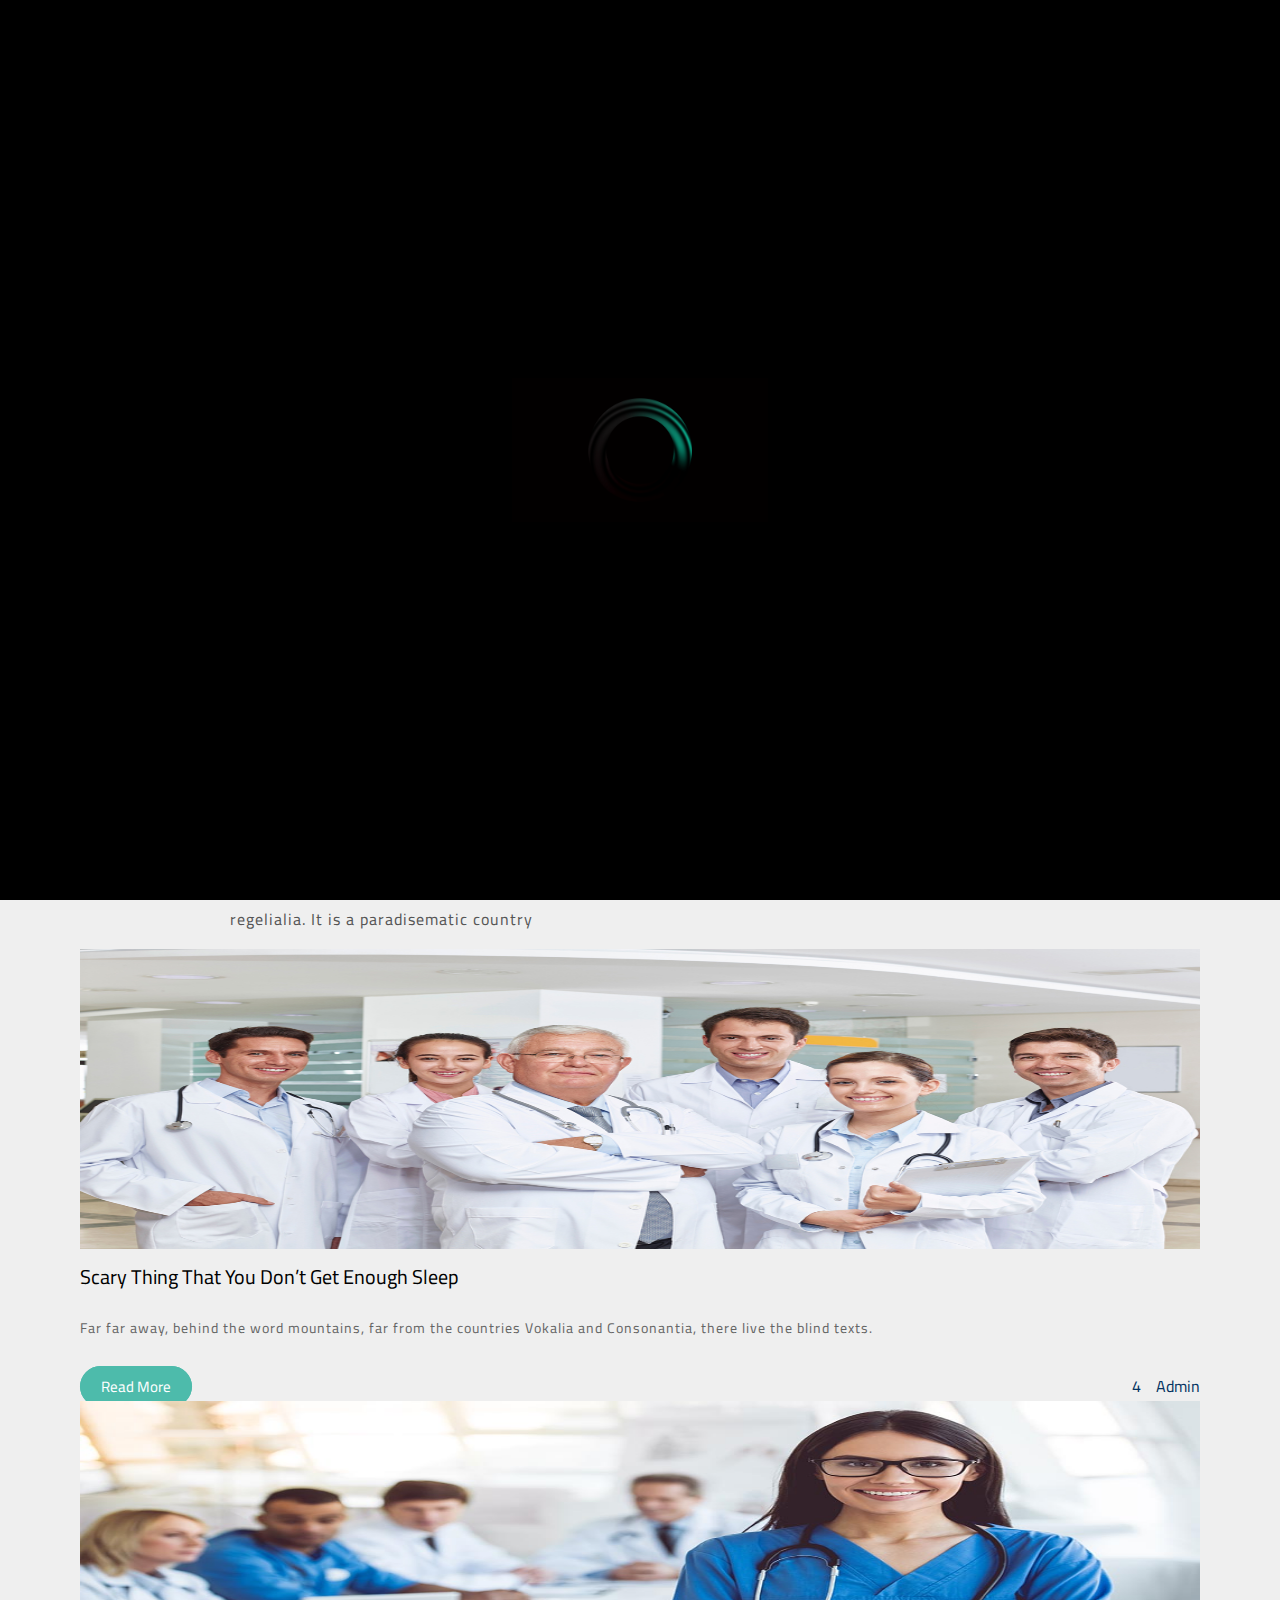
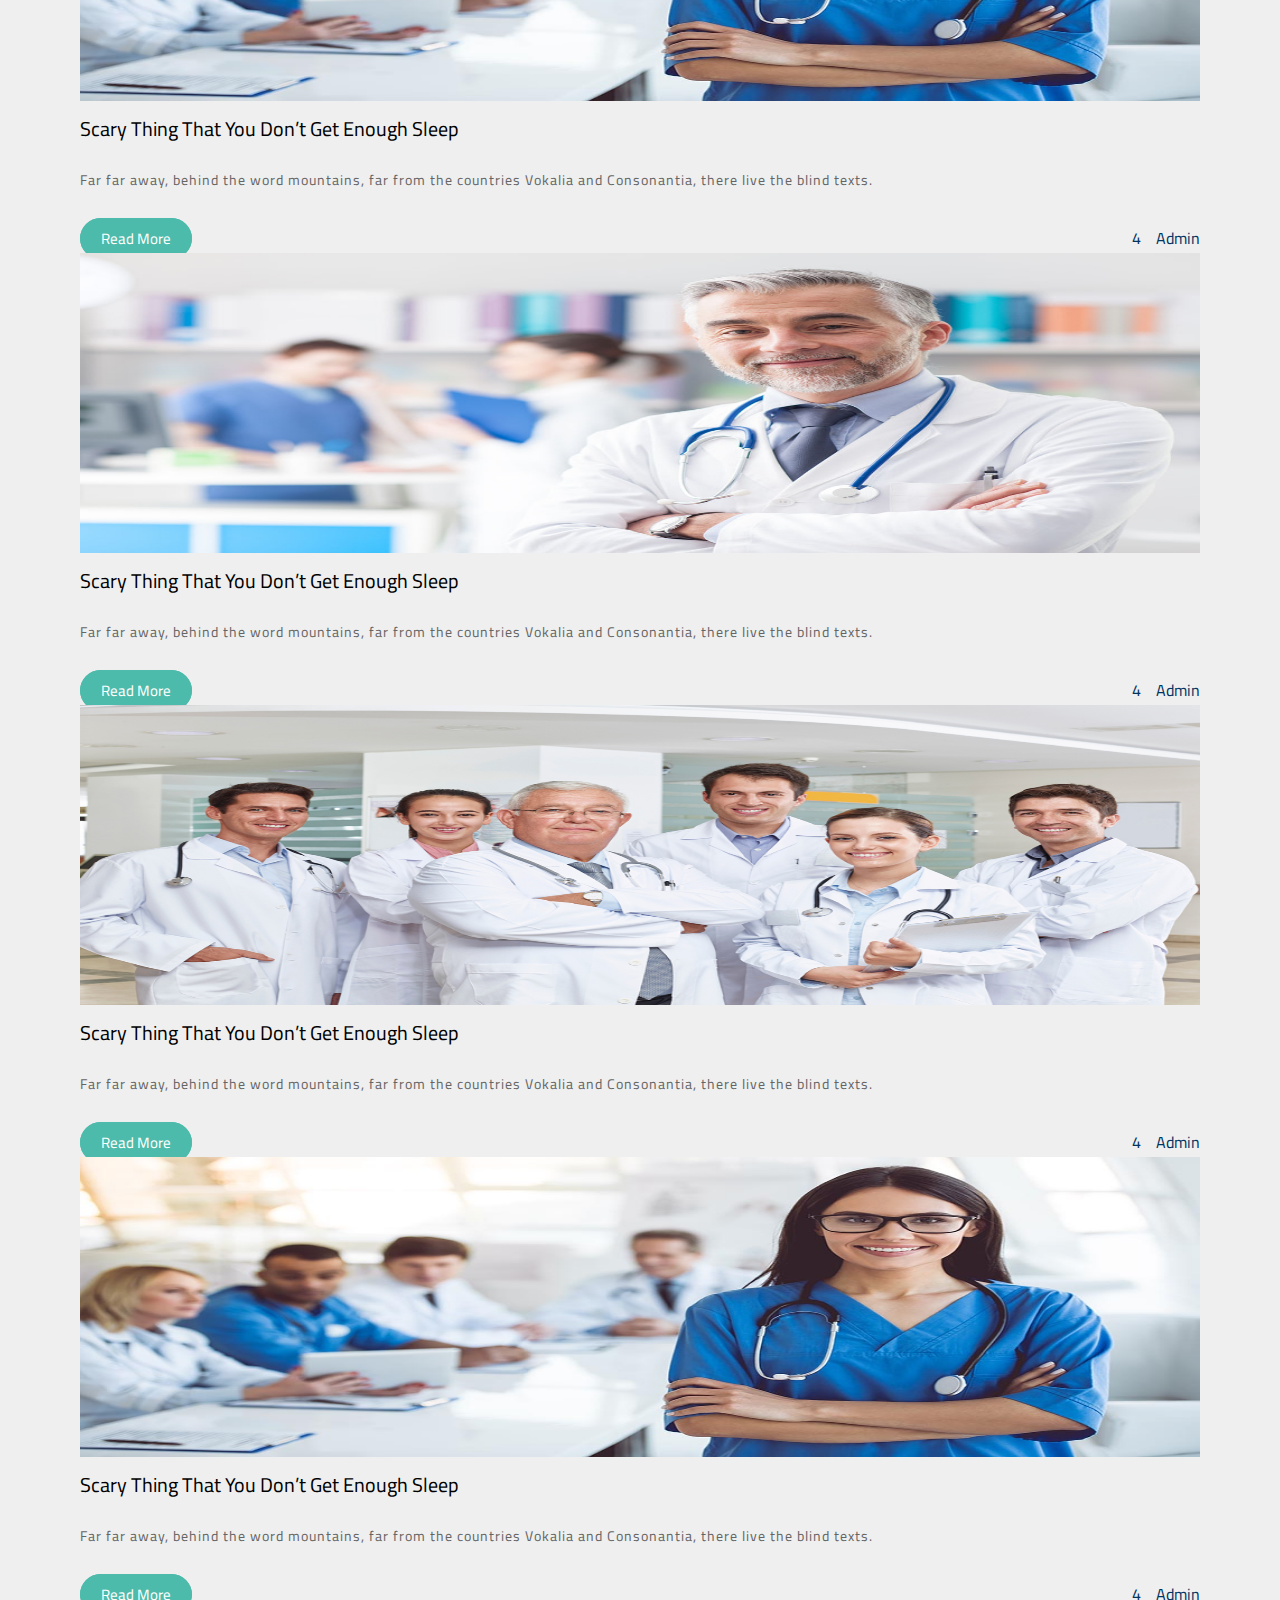
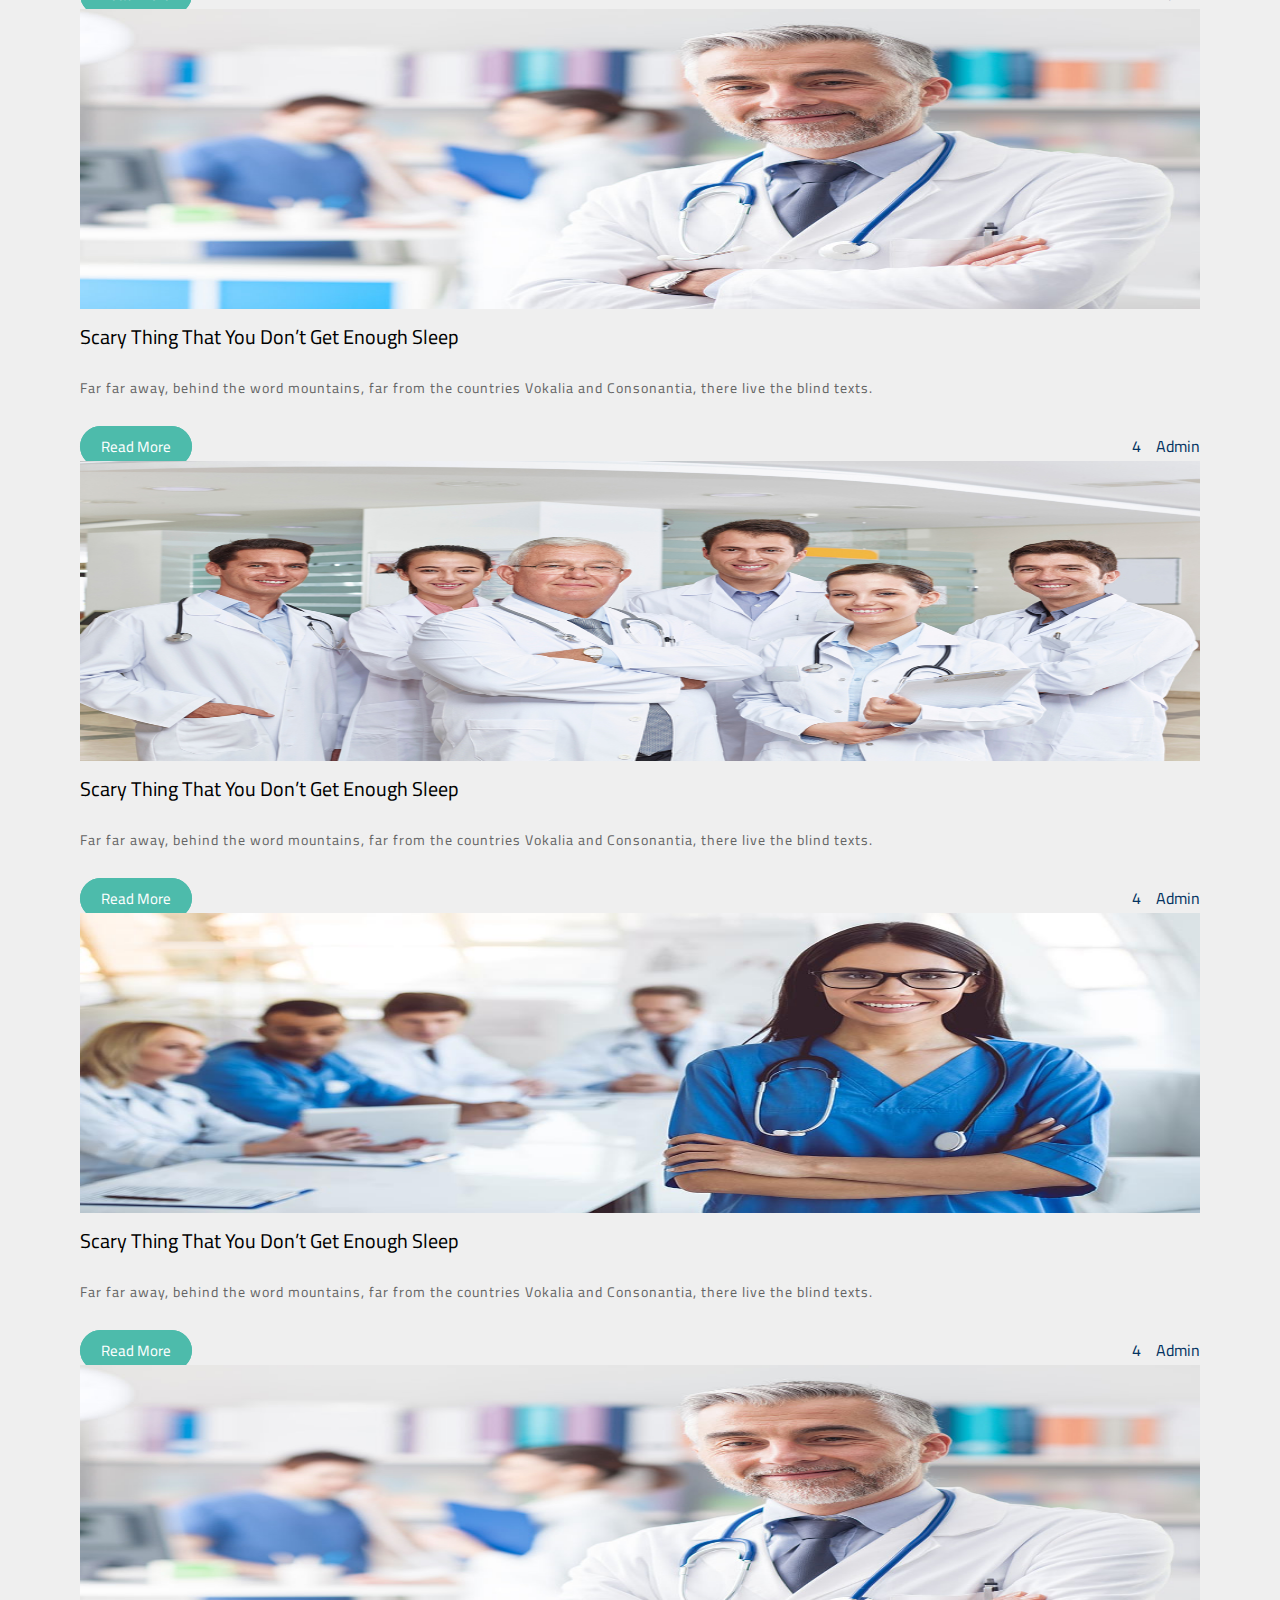
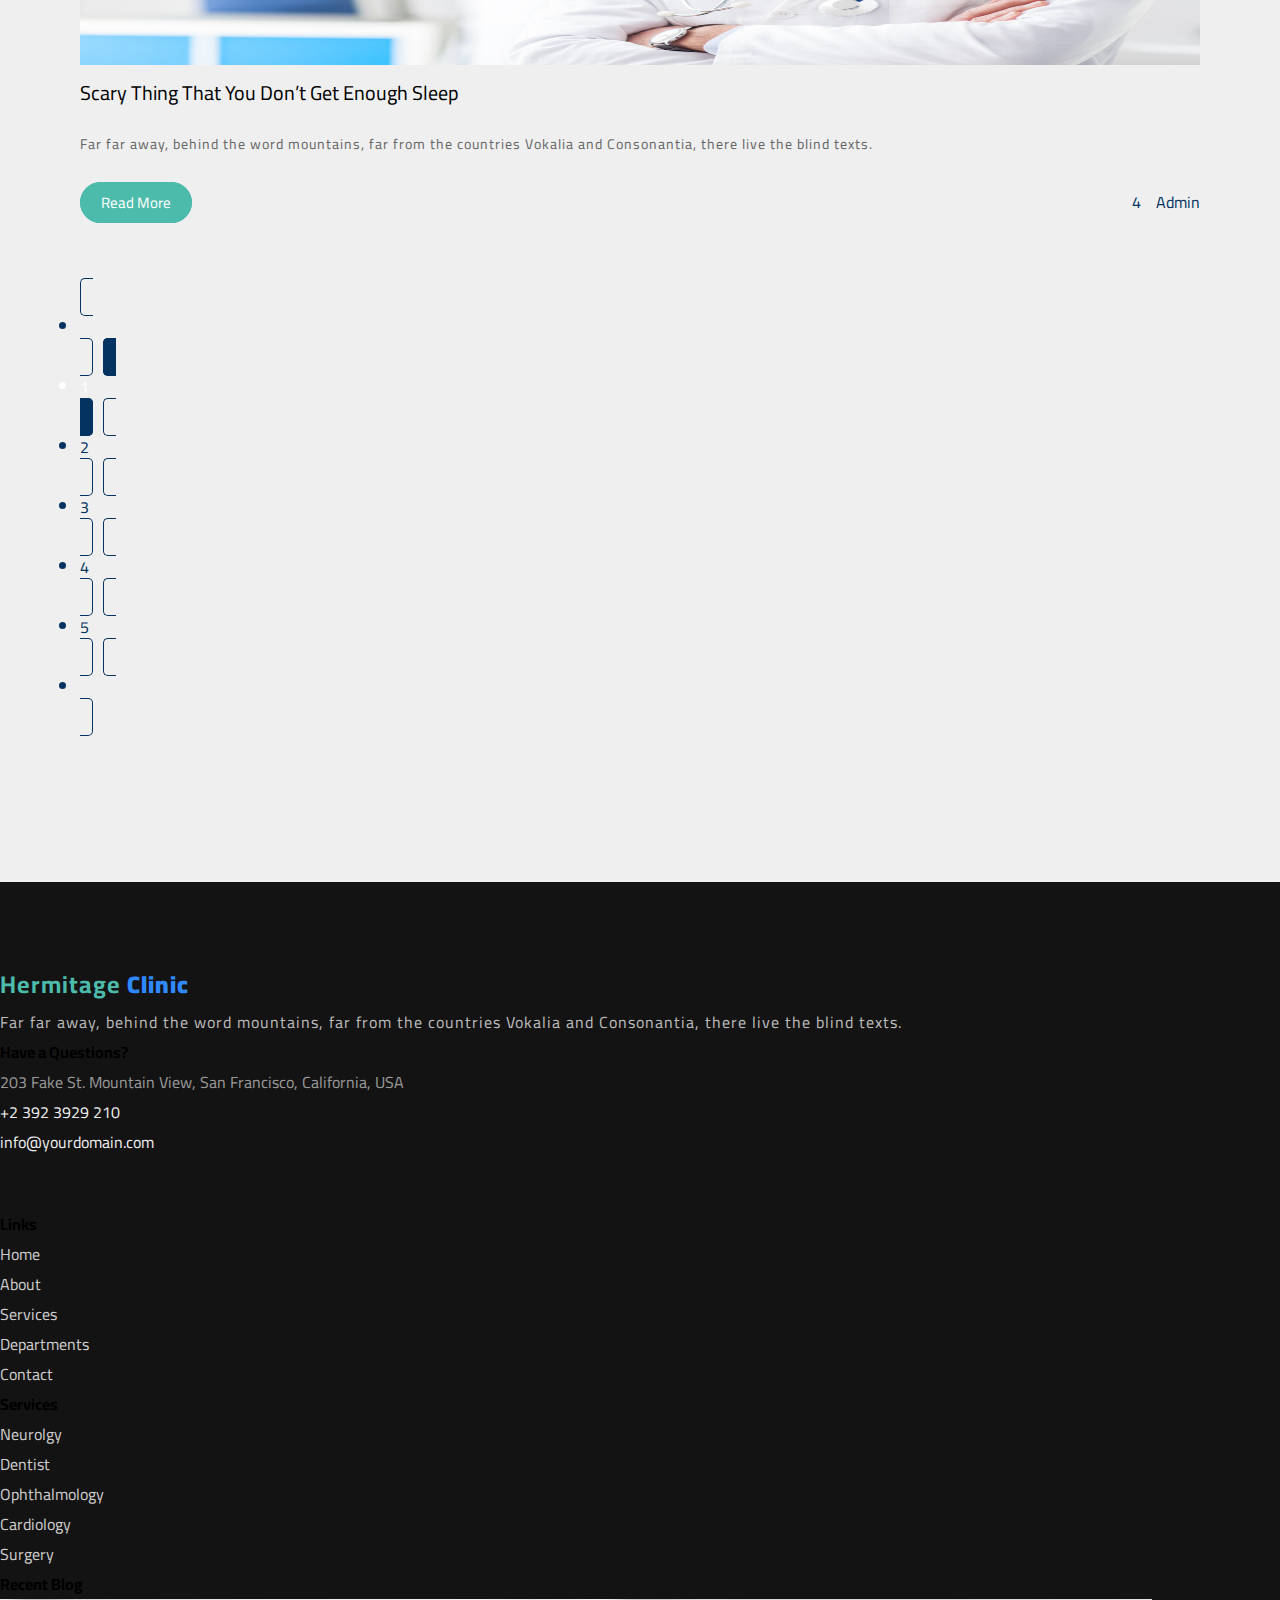
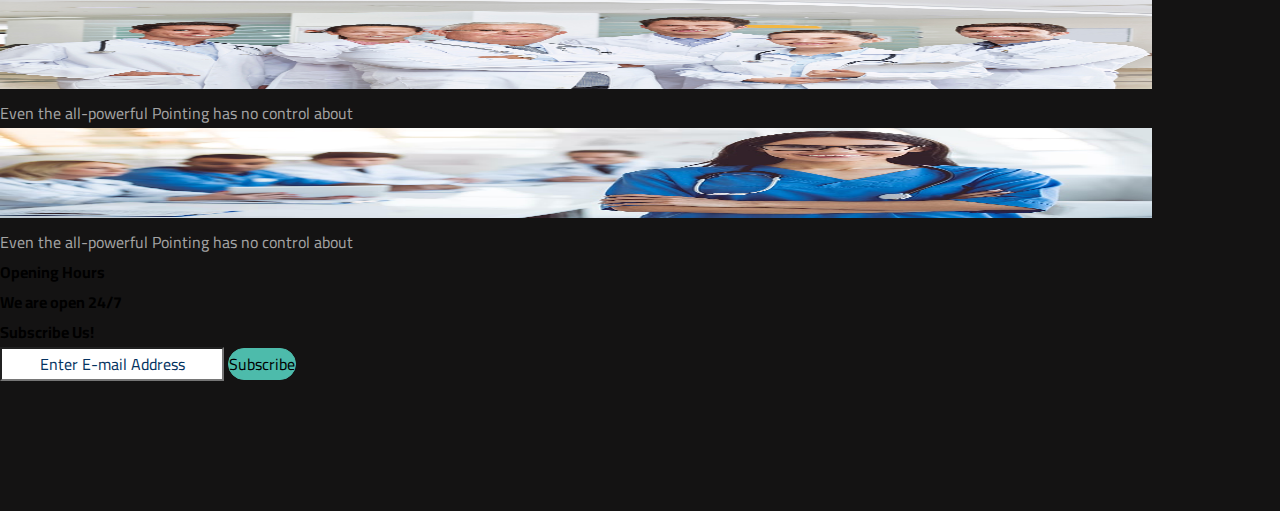
<file: blog.html>
<!DOCTYPE html>
<html lang="en">

<head>
    <meta charset="UTF-8">
    <meta http-equiv="X-UA-Compatible" content="IE=edge">
    <meta name="viewport" content="width=device-width, initial-scale=1.0">
    <link rel="preconnect" href="https://fonts.googleapis.com">
    <link rel="preconnect" href="https://fonts.gstatic.com" crossorigin>
    <link href="https://fonts.googleapis.com/css2?family=Cairo&display=swap" rel="stylesheet">
    <link href="https://cdn.jsdelivr.net/npm/bootstrap@5.0.2/dist/css/bootstrap.min.css" rel="stylesheet"
        integrity="sha384-EVSTQN3/azprG1Anm3QDgpJLIm9Nao0Yz1ztcQTwFspd3yD65VohhpuuCOmLASjC" crossorigin="anonymous">
    <link rel="stylesheet" href="https://pro.fontawesome.com/releases/v5.10.0/css/all.css"
        integrity="sha384-AYmEC3Yw5cVb3ZcuHtOA93w35dYTsvhLPVnYs9eStHfGJvOvKxVfELGroGkvsg+p" crossorigin="anonymous" />
    <link rel="stylesheet" href="css/owl.carousel.css">
    <link rel="stylesheet" href="css/style.css">
    <link rel="stylesheet" href="css/animate.min.css" />
    <link rel="icon" type="image/png" href="image/logo.png">
    <title>hermitage | Blog</title>
    <link rel="" href="">
</head>

<body>
    <div id="preloader"></div>
    <header>
        <div class="upper-nav" style="opacity: 1">
            <div class="container">
                <div class="row">
                    <div class="col-sm-6 col-md-4 col-lg-3">
                        <a href="index.html"><img class="wow slideInDown" data-wow-duration="0.5s" data-wow-delay="0s"
                                src="image/logo.png" alt="hermitage" height="70px" width="70px"></a>
                    </div>
                    <div class="col-sm-6 col-md-4 col-lg-3">
                        <p class="wow slideInDown" data-wow-duration="0.5s" data-wow-delay="0s"><i
                                class="fa fa-home"></i><span> Address : </span>198 West 21th Street, Suite 721 New York
                            NY10016</p>
                    </div>
                    <div class="col-sm-6 col-md-4 col-lg-3">
                        <p class="wow slideInDown" data-wow-duration="0.5s" data-wow-delay="0s"><i
                                class="fa fa-envelope"></i><span> Email : </span>drcare@gmail.com</p>
                    </div>
                    <div class="col-sm-6 col-md-4 col-lg-3">
                        <p class="wow slideInDown" data-wow-duration="0.5s" data-wow-delay="0s"><i
                                class="fa fa-phone"></i><span> Phone : </span>+201002233698</p>
                    </div>
                </div> <!-- row -->
            </div> <!-- Container -->
        </div> <!-- upper-nav -->

        <div class="lower-nav">
            <nav class="navbar navbar-expand-lg navbar-light">
                <div class="container">
                    <button class="navbar-toggler" type="button" data-bs-toggle="collapse"
                        data-bs-target="#navbarNavDropdown" aria-controls="navbarNavDropdown" aria-expanded="false"
                        aria-label="Toggle navigation">
                        <span class="navbar-toggler-icon"></span>
                    </button>
                    <div class="collapse navbar-collapse" id="navbarNavDropdown">
                        <ul class="navbar-nav me-auto text-uppercase fw-bolder">
                            <li class="nav-item wow fadeInDown active" data-wow-duration="0.5s" data-wow-delay="0.5s">
                                <a class="nav-link" href="index.html">Home</a>
                            </li>
                            <li class="nav-item wow fadeInDown" data-wow-duration="0.5s" data-wow-delay="0.7s">
                                <a class="nav-link" href="about.html">About</a>
                            </li>
                            <li class="nav-item wow fadeInDown" data-wow-duration="0.5s" data-wow-delay="0.9s">
                                <a class="nav-link" href="doctors.html">Doctor</a>
                            </li>
                            <li class="nav-item wow fadeInDown" data-wow-duration="0.5s" data-wow-delay="1.1s">
                                <a class="nav-link" href="departments.html">Departments</a>
                            </li>
                            <li class="nav-item wow fadeInDown" data-wow-duration="0.5s" data-wow-delay="1.3s">
                                <a class="nav-link" href="pricing.html">Pricing</a>
                            </li>
                            <li class="nav-item wow fadeInDown" data-wow-duration="0.5s" data-wow-delay="1.5s">
                                <a class="nav-link" href="blog.html">Blog</a>
                            </li>
                            <li class="nav-item wow fadeInDown" data-wow-duration="0.5s" data-wow-delay="1.7s">
                                <a class="nav-link" href="contact.html">Contact</a>
                            </li>
                            <li class="nav-item wow fadeInDown" data-wow-duration="0.5s" data-wow-delay="1.9s">
                                <a class="nav-link" href="login.html">Login</a>
                            </li>
                        </ul>
                        <a class="special-btn wow fadeInDown" data-wow-duration="0.5" data-wow-delay="2.1" href="#">Make
                            an Appointment</a>
                    </div>
                </div>
            </nav>
        </div>
    </header>
    <button onclick="topFunction()" id="scroll-btn" title="Go to top"><i class="fa fa-arrow-up"></i></button>

    <section class="page-desc text-center">
        <div class="container">
            <h3 class="font-weight-bold wow zoomIn">Blog</h3>
        </div>
    </section>

    <section class="blog pt-5">
        <div class="container">
            <div class="tabs-desc text-center">
                <h5 class="text-uppercase">BLOG</h5>
                <h3 class="font-weight-bold text-capitalize">Recent Blog</h3>
                <p class="desc-paragraph">Separated they live in. A small river named Duden flows by their place and
                    supplies it with the necessary regelialia. It is a paradisematic country</p>
            </div>
            <div class="row">
                <div class="col-sm-12 col-md-6 col-lg-4 mt-4">
                    <div class="card">
                        <div class="card-header">
                            <img src="image/blog1.jpg" height="300px" width="100%" alt="">
                        </div>
                        <div class="card-body">
                            <a href="#">Scary Thing That You Don’t Get Enough Sleep</a>
                            <p>Far far away, behind the word mountains, far from the countries Vokalia and Consonantia,
                                there live the blind texts.</p>
                            <a href="#" class="read-more">Read More <i class="fa fa-arrow-right"></i></a>
                            <a href="#" class="author">Admin</a>
                            <span>4 <i class="fa fa-comment"></i></span>
                        </div>
                    </div>
                </div>
                <div class="col-sm-12 col-md-6 col-lg-4 mt-4">
                    <div class="card">
                        <div class="card-header">
                            <img src="image/blog2.jpg" height="300px" width="100%" alt="">
                        </div>
                        <div class="card-body">
                            <a href="#">Scary Thing That You Don’t Get Enough Sleep</a>
                            <p>Far far away, behind the word mountains, far from the countries Vokalia and Consonantia,
                                there live the blind texts.</p>
                            <a href="#" class="read-more">Read More <i class="fa fa-arrow-right"></i></a>
                            <a href="#" class="author">Admin</a>
                            <span>4 <i class="fa fa-comment"></i></span>
                        </div>
                    </div>
                </div>
                <div class="col-sm-12 col-md-6 col-lg-4 mt-4">
                    <div class="card">
                        <div class="card-header">
                            <img src="image/blog3.jpg" height="300px" width="100%" alt="">
                        </div>
                        <div class="card-body">
                            <a href="#">Scary Thing That You Don’t Get Enough Sleep</a>
                            <p>Far far away, behind the word mountains, far from the countries Vokalia and Consonantia,
                                there live the blind texts.</p>
                            <a href="#" class="read-more">Read More <i class="fa fa-arrow-right"></i></a>
                            <a href="#" class="author">Admin</a>
                            <span>4 <i class="fa fa-comment"></i></span>
                        </div>
                    </div>
                </div>
                <div class="col-sm-12 col-md-6 col-lg-4 mt-4">
                    <div class="card">
                        <div class="card-header">
                            <img src="image/blog1.jpg" height="300px" width="100%" alt="">
                        </div>
                        <div class="card-body">
                            <a href="#">Scary Thing That You Don’t Get Enough Sleep</a>
                            <p>Far far away, behind the word mountains, far from the countries Vokalia and Consonantia,
                                there live the blind texts.</p>
                            <a href="#" class="read-more">Read More <i class="fa fa-arrow-right"></i></a>
                            <a href="#" class="author">Admin</a>
                            <span>4 <i class="fa fa-comment"></i></span>
                        </div>
                    </div>
                </div>
                <div class="col-sm-12 col-md-6 col-lg-4 mt-4">
                    <div class="card">
                        <div class="card-header">
                            <img src="image/blog2.jpg" height="300px" width="100%" alt="">
                        </div>
                        <div class="card-body">
                            <a href="#">Scary Thing That You Don’t Get Enough Sleep</a>
                            <p>Far far away, behind the word mountains, far from the countries Vokalia and Consonantia,
                                there live the blind texts.</p>
                            <a href="#" class="read-more">Read More <i class="fa fa-arrow-right"></i></a>
                            <a href="#" class="author">Admin</a>
                            <span>4 <i class="fa fa-comment"></i></span>
                        </div>
                    </div>
                </div>
                <div class="col-sm-12 col-md-6 col-lg-4 mt-4">
                    <div class="card">
                        <div class="card-header">
                            <img src="image/blog3.jpg" height="300px" width="100%" alt="">
                        </div>
                        <div class="card-body">
                            <a href="#">Scary Thing That You Don’t Get Enough Sleep</a>
                            <p>Far far away, behind the word mountains, far from the countries Vokalia and Consonantia,
                                there live the blind texts.</p>
                            <a href="#" class="read-more">Read More <i class="fa fa-arrow-right"></i></a>
                            <a href="#" class="author">Admin</a>
                            <span>4 <i class="fa fa-comment"></i></span>
                        </div>
                    </div>
                </div>
                <div class="col-sm-12 col-md-6 col-lg-4 mt-4">
                    <div class="card">
                        <div class="card-header">
                            <img src="image/blog1.jpg" height="300px" width="100%" alt="">
                        </div>
                        <div class="card-body">
                            <a href="#">Scary Thing That You Don’t Get Enough Sleep</a>
                            <p>Far far away, behind the word mountains, far from the countries Vokalia and Consonantia,
                                there live the blind texts.</p>
                            <a href="#" class="read-more">Read More <i class="fa fa-arrow-right"></i></a>
                            <a href="#" class="author">Admin</a>
                            <span>4 <i class="fa fa-comment"></i></span>
                        </div>
                    </div>
                </div>
                <div class="col-sm-12 col-md-6 col-lg-4 mt-4">
                    <div class="card">
                        <div class="card-header">
                            <img src="image/blog2.jpg" height="300px" width="100%" alt="">
                        </div>
                        <div class="card-body">
                            <a href="#">Scary Thing That You Don’t Get Enough Sleep</a>
                            <p>Far far away, behind the word mountains, far from the countries Vokalia and Consonantia,
                                there live the blind texts.</p>
                            <a href="#" class="read-more">Read More <i class="fa fa-arrow-right"></i></a>
                            <a href="#" class="author">Admin</a>
                            <span>4 <i class="fa fa-comment"></i></span>
                        </div>
                    </div>
                </div>
                <div class="col-sm-12 col-md-6 col-lg-4 mt-4">
                    <div class="card">
                        <div class="card-header">
                            <img src="image/blog3.jpg" height="300px" width="100%" alt="">
                        </div>
                        <div class="card-body">
                            <a href="#">Scary Thing That You Don’t Get Enough Sleep</a>
                            <p>Far far away, behind the word mountains, far from the countries Vokalia and Consonantia,
                                there live the blind texts.</p>
                            <a href="#" class="read-more">Read More <i class="fa fa-arrow-right"></i></a>
                            <a href="#" class="author">Admin</a>
                            <span>4 <i class="fa fa-comment"></i></span>
                        </div>
                    </div>
                </div>
            </div>
            <div class="pagination justify-content-center" width="100%">
                <ul class="list-unstyled text-center">
                    <a href="#">
                        <li class="d-inline-block">
                            <i class="fa fa-chevron-left"></i> </li>
                    </a>
                    <a href="#" class="active">
                        <li class="d-inline-block">1</li>
                    </a>
                    <a href="#">
                        <li class="d-inline-block">2</li>
                    </a>
                    <a href="#">
                        <li class="d-inline-block">3</li>
                    </a>
                    <a href="#">
                        <li class="d-inline-block">4</li>
                    </a>
                    <a href="#">
                        <li class="d-inline-block">5</li>
                    </a>
                    <a href="#">
                        <li class="d-inline-block"> <i class="fa fa-chevron-right"></i></li>
                    </a>
                </ul>
            </div>
        </div>
    </section>

    <section class="footer">
        <div class="container">
            <div class="row">
                <div class="col-sm-6 col-md-6 col-lg-3">
                    <h2>Hermitage <span> Clinic</span></h2>
                    <p class="mt-lg-5">Far far away, behind the word mountains, far from the countries Vokalia and
                        Consonantia, there live the blind texts.</p>
                    <h4 class="mt-5 mb-3 text-light font-weight-bolder">Have a Questions?</h4>
                    <ul class="list-unstyled location-details">
                        <li class="my-3"><i class="fa fa-home text-light me-2"></i> 203 Fake St. Mountain View, San
                            Francisco, California, USA</li>
                        <li class="my-4"><i class="fa fa-phone text-light me-2"></i>+2 392 3929 210</li>
                        <li class="my-4"><i class="fa fa-envelope text-light me-2"></i> info@yourdomain.com</li>
                    </ul>
                    <ul class="social-ico ps-0">
                        <li class="wow fadeInUp" data-wow-delay="0.5s"><a href="#"><i class="fab fa-facebook-f"></a></i>
                        </li>
                        <li class="wow fadeInUp" data-wow-delay="0.75s"><a href="#"><i class="fab fa-twitter"></a></i>
                        </li>
                        <li class="wow fadeInUp" data-wow-delay="1s"><a href="#"><i class="fab fa-instagram"></a></i>
                        </li>
                    </ul>
                </div>
                <div class="col-sm-6 col-md-6 col-lg-3">
                    <h4 class="mb-lg-5 text-light font-weight-bolder">Links</h4>
                    <ul class="list-unstyled second-col">
                        <a href="index.html">
                            <li class="my-1"><i class="fa fa-arrow-right me-2"></i>Home</li>
                        </a>
                        <a href="about.html">
                            <li class="my-1"><i class="fa fa-arrow-right me-2"></i>About</li>
                        </a>
                        <a href="#departments">
                            <li class="my-1"><i class="fa fa-arrow-right me-2"></i>Services</li>
                        </a>
                        <a href="departments.html">
                            <li class="my-1"><i class="fa fa-arrow-right me-2"></i>Departments</li>
                        </a>
                        <a href="contact.html">
                            <li class="my-1"><i class="fa fa-arrow-right me-2"></i>Contact</li>
                        </a>
                    </ul>
                    <h4 class="my-lg-5 text-light font-weight-bolder">Services</h4>
                    <ul class="list-unstyled second-col">
                        <a href="#">
                            <li class="my-1"><i class="fa fa-arrow-right me-2"></i>Neurolgy</li>
                        </a>
                        <a href="#">
                            <li class="my-1"><i class="fa fa-arrow-right me-2"></i>Dentist</li>
                        </a>
                        <a href="#">
                            <li class="my-1"><i class="fa fa-arrow-right me-2"></i>Ophthalmology</li>
                        </a>
                        <a href="#">
                            <li class="my-1"><i class="fa fa-arrow-right me-2"></i>Cardiology</li>
                        </a>
                        <a href="#">
                            <li class="my-1"><i class="fa fa-arrow-right me-2"></i>Surgery</li>
                        </a>
                    </ul>
                </div>
                <div class="col-sm-6 col-md-6 col-lg-3">
                    <h4 class="mb-lg-5 text-light font-weight-bolder">Recent Blog</h4>
                    <div class="row">
                        <div class="col-6" style="padding: 0px;">
                            <img src="image/blog1.jpg" height="90px" width="90%" alt="blog1">
                        </div>
                        <div class="col-6 third-col">
                            <a href="#">Even the all-powerful Pointing has no control about</a>
                        </div>
                        <div class="col-6 mt-5" style="padding: 0px;">
                            <img src="image/blog2.jpg" height="90px" width="90%" alt="blog1">
                        </div>
                        <div class="col-6 mt-5 third-col">
                            <a href="#">Even the all-powerful Pointing has no control about</a>
                        </div>
                    </div>
                </div>
                <div class="col-sm-6 col-md-6 col-lg-3">
                    <h4 class="mb-lg-5 text-light font-weight-bolder">Opening Hours</h4>
                    <h5 class="ml-3 text-light font-weight-light"> <i class="fa fa-clock mr-3 text-secondary"></i> We
                        are open 24/7</h5>
                    <h4 class="my-lg-5 text-light font-weight-bolder">Subscribe Us!</h4>
                    <form action="" class="submit-form" method="">
                        <input type="email" required class="form-control" placeholder="Enter E-mail Address">
                        <button class="font-weight-bold btn btn-primary form-control mt-3"
                            type="submit">Subscribe</button>
                    </form>
                </div>
            </div>
        </div>
    </section>

    <footer>
        <div class="container wow fadeIn">
            <h2>Copyright ©2022 All rights reserved | This template is made with by Mohamed Elbehary</h2>
        </div>
    </footer>
    <script src="https://cdn.jsdelivr.net/npm/bootstrap@5.0.2/dist/js/bootstrap.bundle.min.js"
        integrity="sha384-MrcW6ZMFYlzcLA8Nl+NtUVF0sA7MsXsP1UyJoMp4YLEuNSfAP+JcXn/tWtIaxVXM"
        crossorigin="anonymous"></script>
    <script src="https://cdnjs.cloudflare.com/ajax/libs/jquery/3.6.0/jquery.min.js"></script>
    <script src="js/owl.carousel.js"></script>
    <script src="js/main.js"></script>
    <script src="js/wow.min.js"></script>
    <script>
        new WOW().init(); 
    </script>
</body>

</html>
</file>
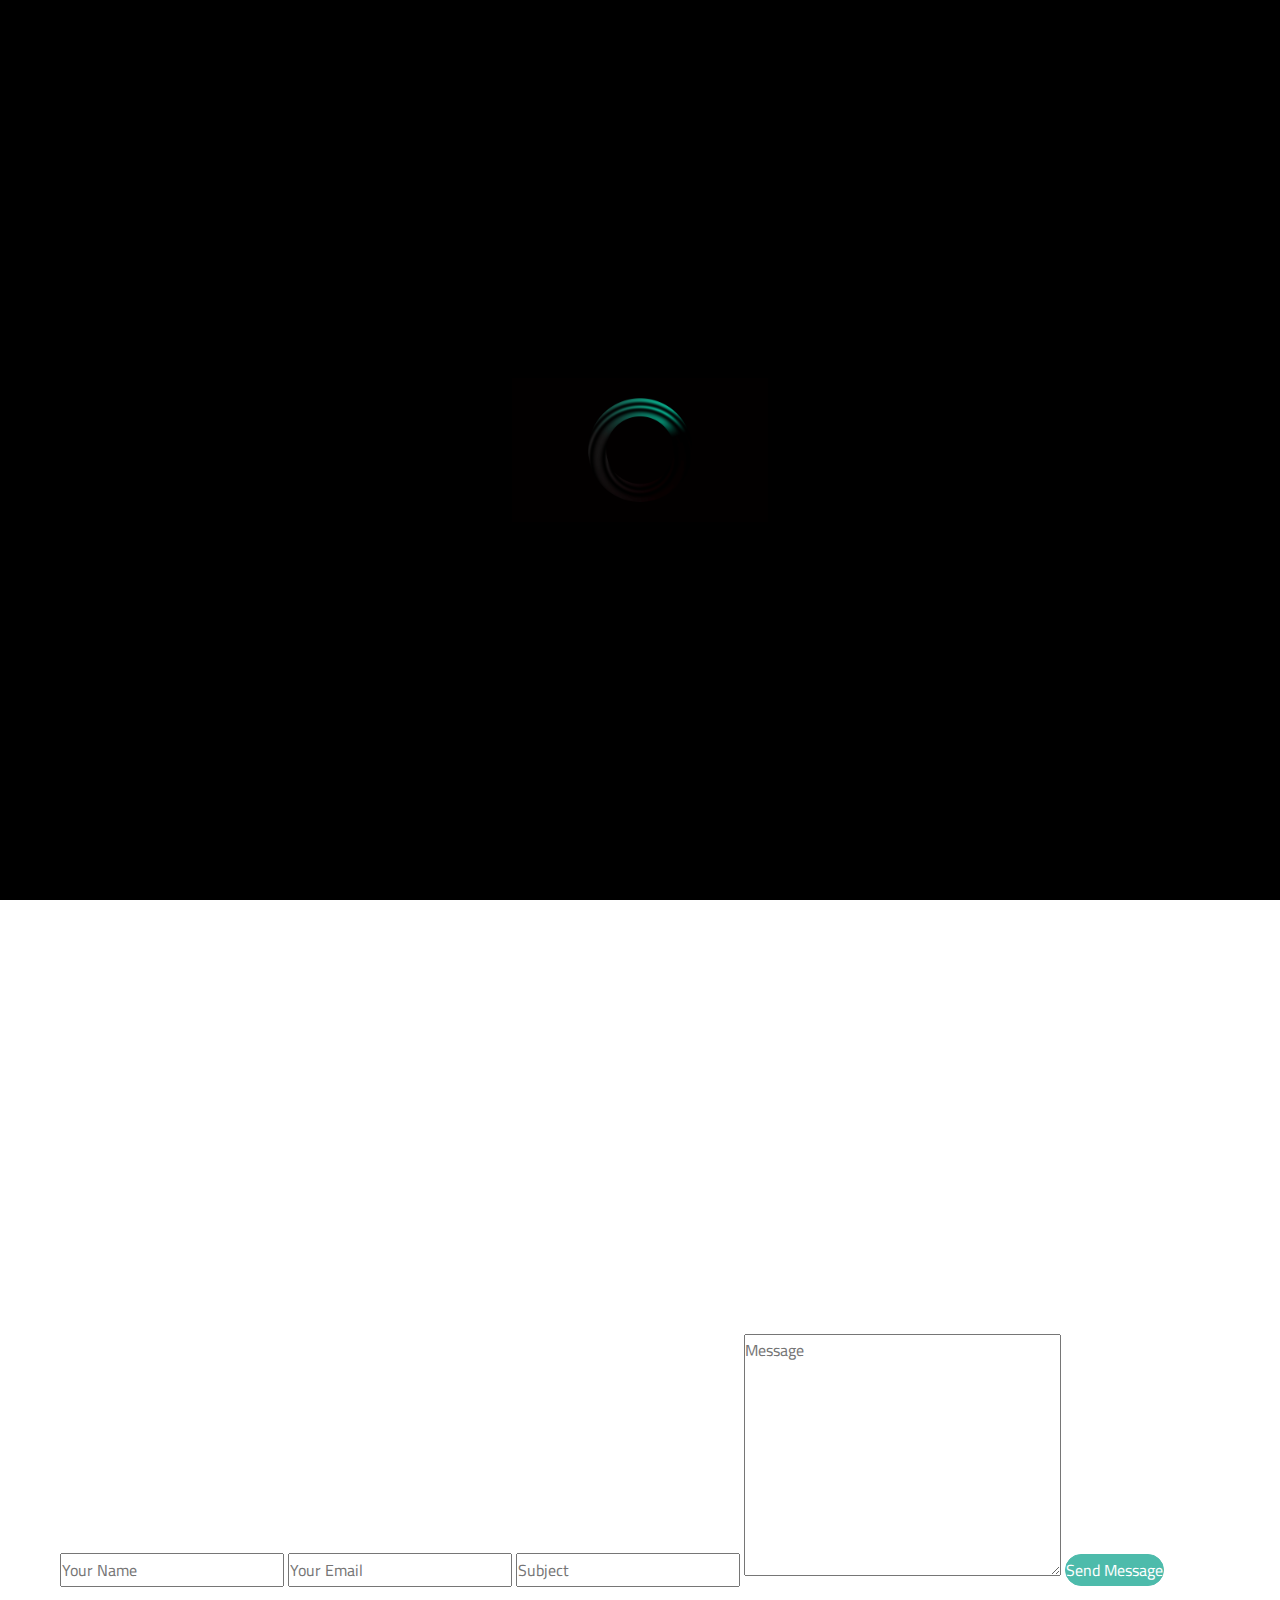
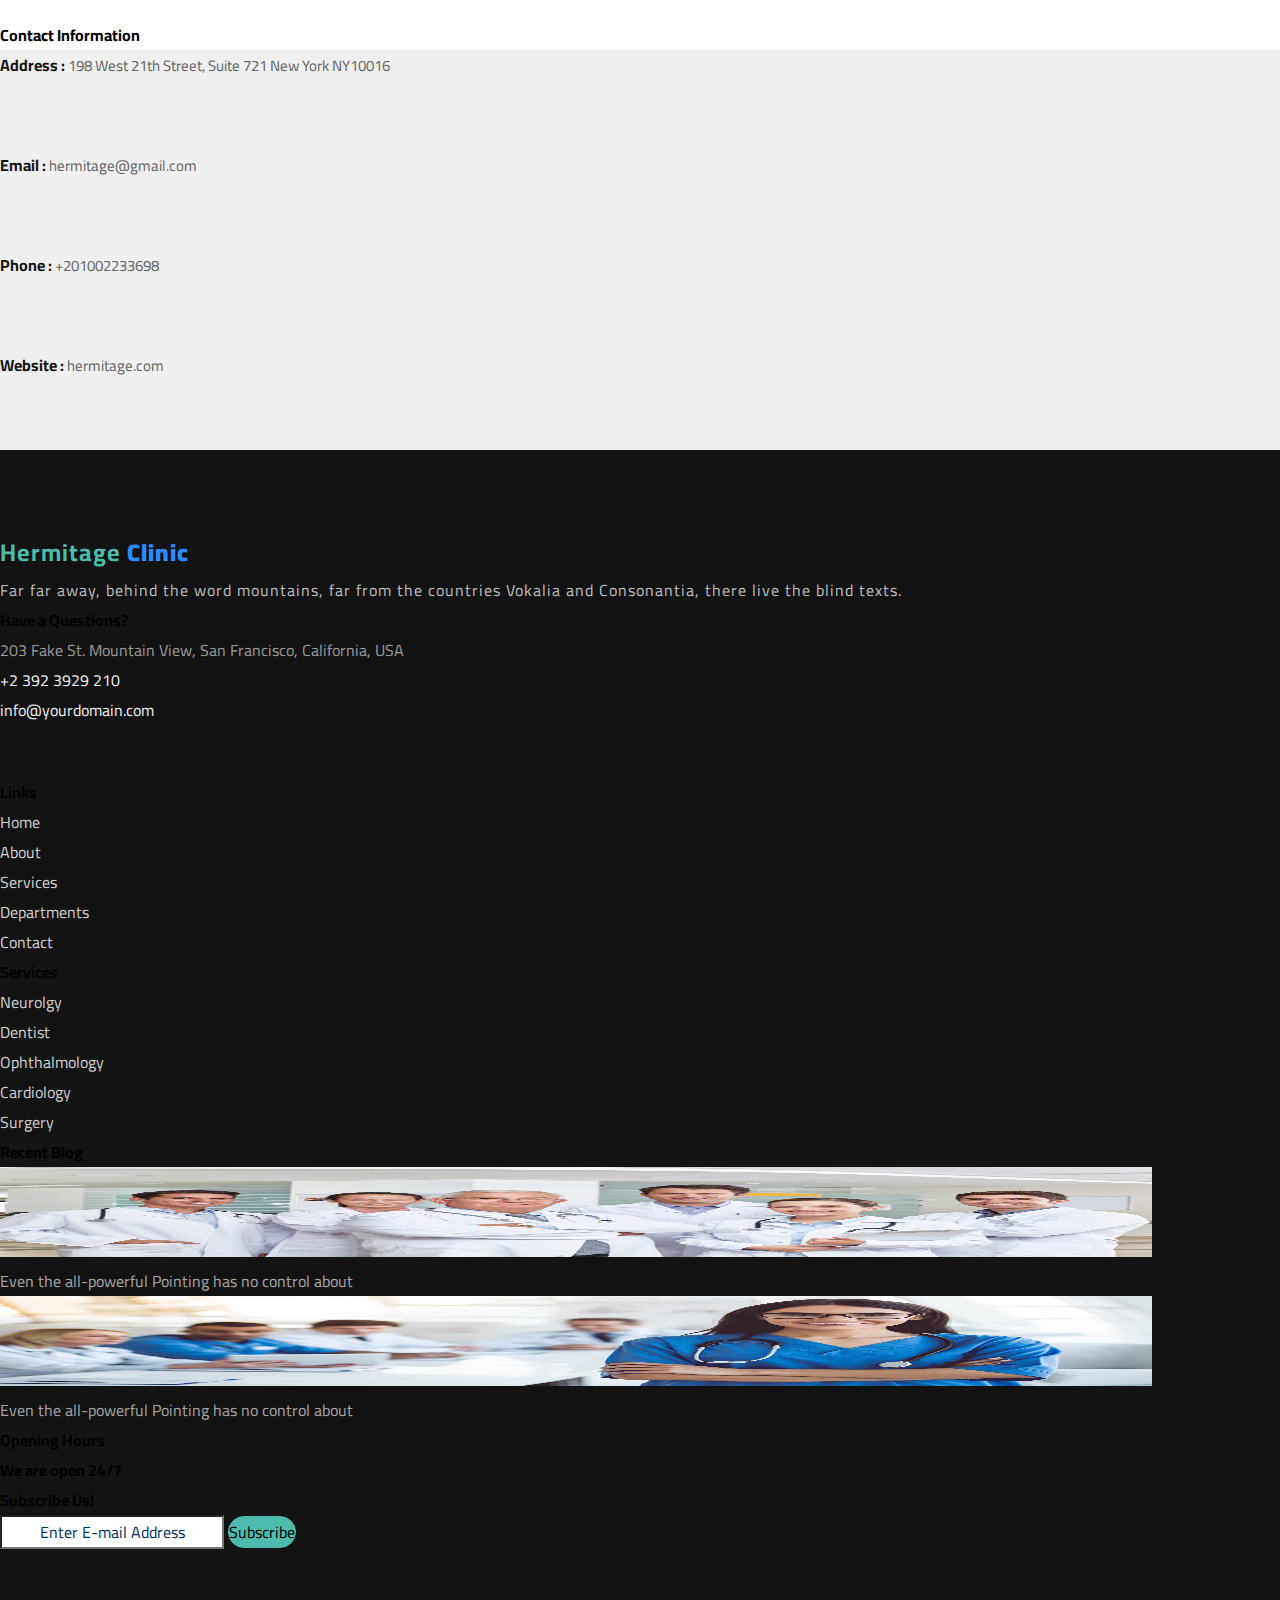
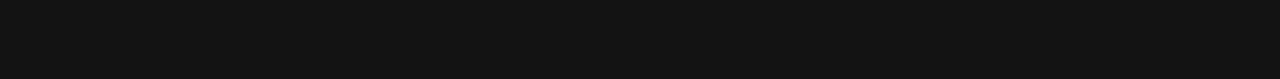
<file: contact.html>
<!DOCTYPE html>
<html lang="en">

<head>
    <meta charset="UTF-8">
    <meta http-equiv="X-UA-Compatible" content="IE=edge">
    <meta name="viewport" content="width=device-width, initial-scale=1.0">
    <link rel="preconnect" href="https://fonts.googleapis.com">
    <link rel="preconnect" href="https://fonts.gstatic.com" crossorigin>
    <link href="https://fonts.googleapis.com/css2?family=Cairo&display=swap" rel="stylesheet">
    <link href="https://cdn.jsdelivr.net/npm/bootstrap@5.0.2/dist/css/bootstrap.min.css" rel="stylesheet"
        integrity="sha384-EVSTQN3/azprG1Anm3QDgpJLIm9Nao0Yz1ztcQTwFspd3yD65VohhpuuCOmLASjC" crossorigin="anonymous">
    <link rel="stylesheet" href="https://pro.fontawesome.com/releases/v5.10.0/css/all.css"
        integrity="sha384-AYmEC3Yw5cVb3ZcuHtOA93w35dYTsvhLPVnYs9eStHfGJvOvKxVfELGroGkvsg+p" crossorigin="anonymous" />
    <link rel="stylesheet" href="css/owl.carousel.css">
    <link rel="stylesheet" href="css/style.css">
    <link rel="stylesheet" href="css/animate.min.css" />
    <link rel="icon" type="image/png" href="image/logo.png">
    <title>hermitage | Contact Us</title>
    <link rel="" href="">
</head>

<body>
    <div id="preloader"></div>
    <header>
        <div class="upper-nav" style="opacity: 1">
            <div class="container">
                <div class="row">
                    <div class="col-sm-6 col-md-4 col-lg-3">
                        <a href="index.html"><img class="wow slideInDown" data-wow-duration="0.5s" data-wow-delay="0s"
                                src="image/logo.png" alt="hermitage" height="70px" width="70px"></a>
                    </div>
                    <div class="col-sm-6 col-md-4 col-lg-3">
                        <p class="wow slideInDown" data-wow-duration="0.5s" data-wow-delay="0s"><i
                                class="fa fa-home"></i><span> Address : </span>198 West 21th Street, Suite 721 New York
                            NY10016</p>
                    </div>
                    <div class="col-sm-6 col-md-4 col-lg-3">
                        <p class="wow slideInDown" data-wow-duration="0.5s" data-wow-delay="0s"><i
                                class="fa fa-envelope"></i><span> Email : </span>drcare@gmail.com</p>
                    </div>
                    <div class="col-sm-6 col-md-4 col-lg-3">
                        <p class="wow slideInDown" data-wow-duration="0.5s" data-wow-delay="0s"><i
                                class="fa fa-phone"></i><span> Phone : </span>+201002233698</p>
                    </div>
                </div> <!-- row -->
            </div> <!-- Container -->
        </div> <!-- upper-nav -->

        <div class="lower-nav">
            <nav class="navbar navbar-expand-lg navbar-light">
                <div class="container">
                    <button class="navbar-toggler" type="button" data-bs-toggle="collapse"
                        data-bs-target="#navbarNavDropdown" aria-controls="navbarNavDropdown" aria-expanded="false"
                        aria-label="Toggle navigation">
                        <span class="navbar-toggler-icon"></span>
                    </button>
                    <div class="collapse navbar-collapse" id="navbarNavDropdown">
                        <ul class="navbar-nav me-auto text-uppercase fw-bolder">
                            <li class="nav-item wow fadeInDown active" data-wow-duration="0.5s" data-wow-delay="0.5s">
                                <a class="nav-link" href="index.html">Home</a>
                            </li>
                            <li class="nav-item wow fadeInDown" data-wow-duration="0.5s" data-wow-delay="0.7s">
                                <a class="nav-link" href="about.html">About</a>
                            </li>
                            <li class="nav-item wow fadeInDown" data-wow-duration="0.5s" data-wow-delay="0.9s">
                                <a class="nav-link" href="doctors.html">Doctor</a>
                            </li>
                            <li class="nav-item wow fadeInDown" data-wow-duration="0.5s" data-wow-delay="1.1s">
                                <a class="nav-link" href="departments.html">Departments</a>
                            </li>
                            <li class="nav-item wow fadeInDown" data-wow-duration="0.5s" data-wow-delay="1.3s">
                                <a class="nav-link" href="pricing.html">Pricing</a>
                            </li>
                            <li class="nav-item wow fadeInDown" data-wow-duration="0.5s" data-wow-delay="1.5s">
                                <a class="nav-link" href="blog.html">Blog</a>
                            </li>
                            <li class="nav-item wow fadeInDown" data-wow-duration="0.5s" data-wow-delay="1.7s">
                                <a class="nav-link" href="contact.html">Contact</a>
                            </li>
                            <li class="nav-item wow fadeInDown" data-wow-duration="0.5s" data-wow-delay="1.9s">
                                <a class="nav-link" href="login.html">Login</a>
                            </li>
                        </ul>
                        <a class="special-btn wow fadeInDown" data-wow-duration="0.5" data-wow-delay="2.1" href="#">Make
                            an Appointment</a>
                    </div>
                </div>
            </nav>
        </div>
    </header>
    <button onclick="topFunction()" id="scroll-btn" title="Go to top"><i class="fa fa-arrow-up"></i></button>

    <section class="page-desc text-center">
        <div class="container">
            <h3 class="font-weight-bold wow zoomIn">Contact Us</h3>
        </div>
    </section>


    <section class="about-us py-5">
        <div class="container">
            <div class="row">
                <div class="col-sm-12 col-md-6 col-lg-6 location-map">
                    <div class="mapouter">
                        <div class="gmap_canvas"><iframe width="600" height="500" id="gmap_canvas"
                                src="https://maps.google.com/maps?q=2880%20Broadway,%20New%20York&t=&z=13&ie=UTF8&iwloc=&output=embed"
                                frameborder="0" scrolling="no" marginheight="0" marginwidth="0"></iframe><a
                                href="https://123movies-to.org">123movies</a><br>
                            <style>
                                .mapouter {
                                    position: relative;
                                    text-align: right;
                                    height: 500px;
                                    width: 600px;
                                }
                            </style><a href="https://www.embedgooglemap.net">google maps websites</a>
                            <style>
                                .gmap_canvas {
                                    overflow: hidden;
                                    background: none !important;
                                    height: 500px;
                                    width: 600px;
                                }
                            </style>
                        </div>
                    </div>
                </div>
                <div class="col-sm-12 col-md-6 col-lg-6 doc-desc">
                    <form action="">
                        <input type="text" placeholder="Your Name" class="form-control my-3">
                        <input type="email" placeholder="Your Email" class="form-control my-3">
                        <input type="text" placeholder="Subject" class="form-control my-3">
                        <textarea name="" id="" cols="30" rows="8" placeholder="Message"
                            class="form-control my-3"></textarea>
                        <button type="submit" class="contact-btn form-control my-3 btn">Send Message</button>
                    </form>
                </div>
            </div>
            <h3 class="my-3">Contact Information</h3>
            <div class="row">
                <div class="col-sm-6 col-md-3 col-lg-3">
                    <div class="card contact-box p-4">
                        <p><span> Address : </span>198 West 21th Street, Suite 721 New York
                            NY10016</p>
                    </div>
                </div>
                <div class="col-sm-6 col-md-3 col-lg-3">
                    <div class="card contact-box p-4">
                        <p><span> Email : </span>hermitage@gmail.com</p>
                    </div>
                </div>
                <div class="col-sm-6 col-md-3 col-lg-3">
                    <div class="card contact-box p-4">
                        <p><span> Phone : </span>+201002233698</p>
                    </div>
                </div>
                <div class="col-sm-6 col-md-3 col-lg-3">
                    <div class="card contact-box p-4">
                        <p><span> Website : </span>hermitage.com</p>
                    </div>
                </div>
            </div>
        </div>
    </section>




    <section class="footer">
        <div class="container">
            <div class="row">
                <div class="col-sm-6 col-md-6 col-lg-3">
                    <h2>Hermitage <span> Clinic</span></h2>
                    <p class="mt-lg-5">Far far away, behind the word mountains, far from the countries Vokalia and
                        Consonantia, there live the blind texts.</p>
                    <h4 class="mt-5 mb-3 text-light font-weight-bolder">Have a Questions?</h4>
                    <ul class="list-unstyled location-details">
                        <li class="my-3"><i class="fa fa-home text-light me-2"></i> 203 Fake St. Mountain View, San
                            Francisco, California, USA</li>
                        <li class="my-4"><i class="fa fa-phone text-light me-2"></i>+2 392 3929 210</li>
                        <li class="my-4"><i class="fa fa-envelope text-light me-2"></i> info@yourdomain.com</li>
                    </ul>
                    <ul class="social-ico ps-0">
                        <li class="wow fadeInUp" data-wow-delay="0.5s"><a href="#"><i class="fab fa-facebook-f"></a></i>
                        </li>
                        <li class="wow fadeInUp" data-wow-delay="0.75s"><a href="#"><i class="fab fa-twitter"></a></i>
                        </li>
                        <li class="wow fadeInUp" data-wow-delay="1s"><a href="#"><i class="fab fa-instagram"></a></i>
                        </li>
                    </ul>
                </div>
                <div class="col-sm-6 col-md-6 col-lg-3">
                    <h4 class="mb-lg-5 text-light font-weight-bolder">Links</h4>
                    <ul class="list-unstyled second-col">
                        <a href="index.html">
                            <li class="my-1"><i class="fa fa-arrow-right me-2"></i>Home</li>
                        </a>
                        <a href="about.html">
                            <li class="my-1"><i class="fa fa-arrow-right me-2"></i>About</li>
                        </a>
                        <a href="#departments">
                            <li class="my-1"><i class="fa fa-arrow-right me-2"></i>Services</li>
                        </a>
                        <a href="departments.html">
                            <li class="my-1"><i class="fa fa-arrow-right me-2"></i>Departments</li>
                        </a>
                        <a href="contact.html">
                            <li class="my-1"><i class="fa fa-arrow-right me-2"></i>Contact</li>
                        </a>
                    </ul>
                    <h4 class="my-lg-5 text-light font-weight-bolder">Services</h4>
                    <ul class="list-unstyled second-col">
                        <a href="#">
                            <li class="my-1"><i class="fa fa-arrow-right me-2"></i>Neurolgy</li>
                        </a>
                        <a href="#">
                            <li class="my-1"><i class="fa fa-arrow-right me-2"></i>Dentist</li>
                        </a>
                        <a href="#">
                            <li class="my-1"><i class="fa fa-arrow-right me-2"></i>Ophthalmology</li>
                        </a>
                        <a href="#">
                            <li class="my-1"><i class="fa fa-arrow-right me-2"></i>Cardiology</li>
                        </a>
                        <a href="#">
                            <li class="my-1"><i class="fa fa-arrow-right me-2"></i>Surgery</li>
                        </a>
                    </ul>
                </div>
                <div class="col-sm-6 col-md-6 col-lg-3">
                    <h4 class="mb-lg-5 text-light font-weight-bolder">Recent Blog</h4>
                    <div class="row">
                        <div class="col-6" style="padding: 0px;">
                            <img src="image/blog1.jpg" height="90px" width="90%" alt="blog1">
                        </div>
                        <div class="col-6 third-col">
                            <a href="#">Even the all-powerful Pointing has no control about</a>
                        </div>
                        <div class="col-6 mt-5" style="padding: 0px;">
                            <img src="image/blog2.jpg" height="90px" width="90%" alt="blog1">
                        </div>
                        <div class="col-6 mt-5 third-col">
                            <a href="#">Even the all-powerful Pointing has no control about</a>
                        </div>
                    </div>
                </div>
                <div class="col-sm-6 col-md-6 col-lg-3">
                    <h4 class="mb-lg-5 text-light font-weight-bolder">Opening Hours</h4>
                    <h5 class="ml-3 text-light font-weight-light"> <i class="fa fa-clock mr-3 text-secondary"></i> We
                        are open 24/7</h5>
                    <h4 class="my-lg-5 text-light font-weight-bolder">Subscribe Us!</h4>
                    <form action="" class="submit-form" method="">
                        <input type="email" required class="form-control" placeholder="Enter E-mail Address">
                        <button class="font-weight-bold btn btn-primary form-control mt-3"
                            type="submit">Subscribe</button>
                    </form>
                </div>
            </div>
        </div>
    </section>

    <footer>
        <div class="container wow fadeIn">
            <h2>Copyright ©2022 All rights reserved | This template is made with by Mohamed Elbehary</h2>
        </div>
    </footer>
    <script src="https://cdn.jsdelivr.net/npm/bootstrap@5.0.2/dist/js/bootstrap.bundle.min.js"
        integrity="sha384-MrcW6ZMFYlzcLA8Nl+NtUVF0sA7MsXsP1UyJoMp4YLEuNSfAP+JcXn/tWtIaxVXM"
        crossorigin="anonymous"></script>
    <script src="https://cdnjs.cloudflare.com/ajax/libs/jquery/3.6.0/jquery.min.js"></script>
    <script src="js/owl.carousel.js"></script>
    <script src="js/main.js"></script>
    <script src="js/wow.min.js"></script>
    <script>
        new WOW().init(); 
    </script>
</body>

</html>
</file>
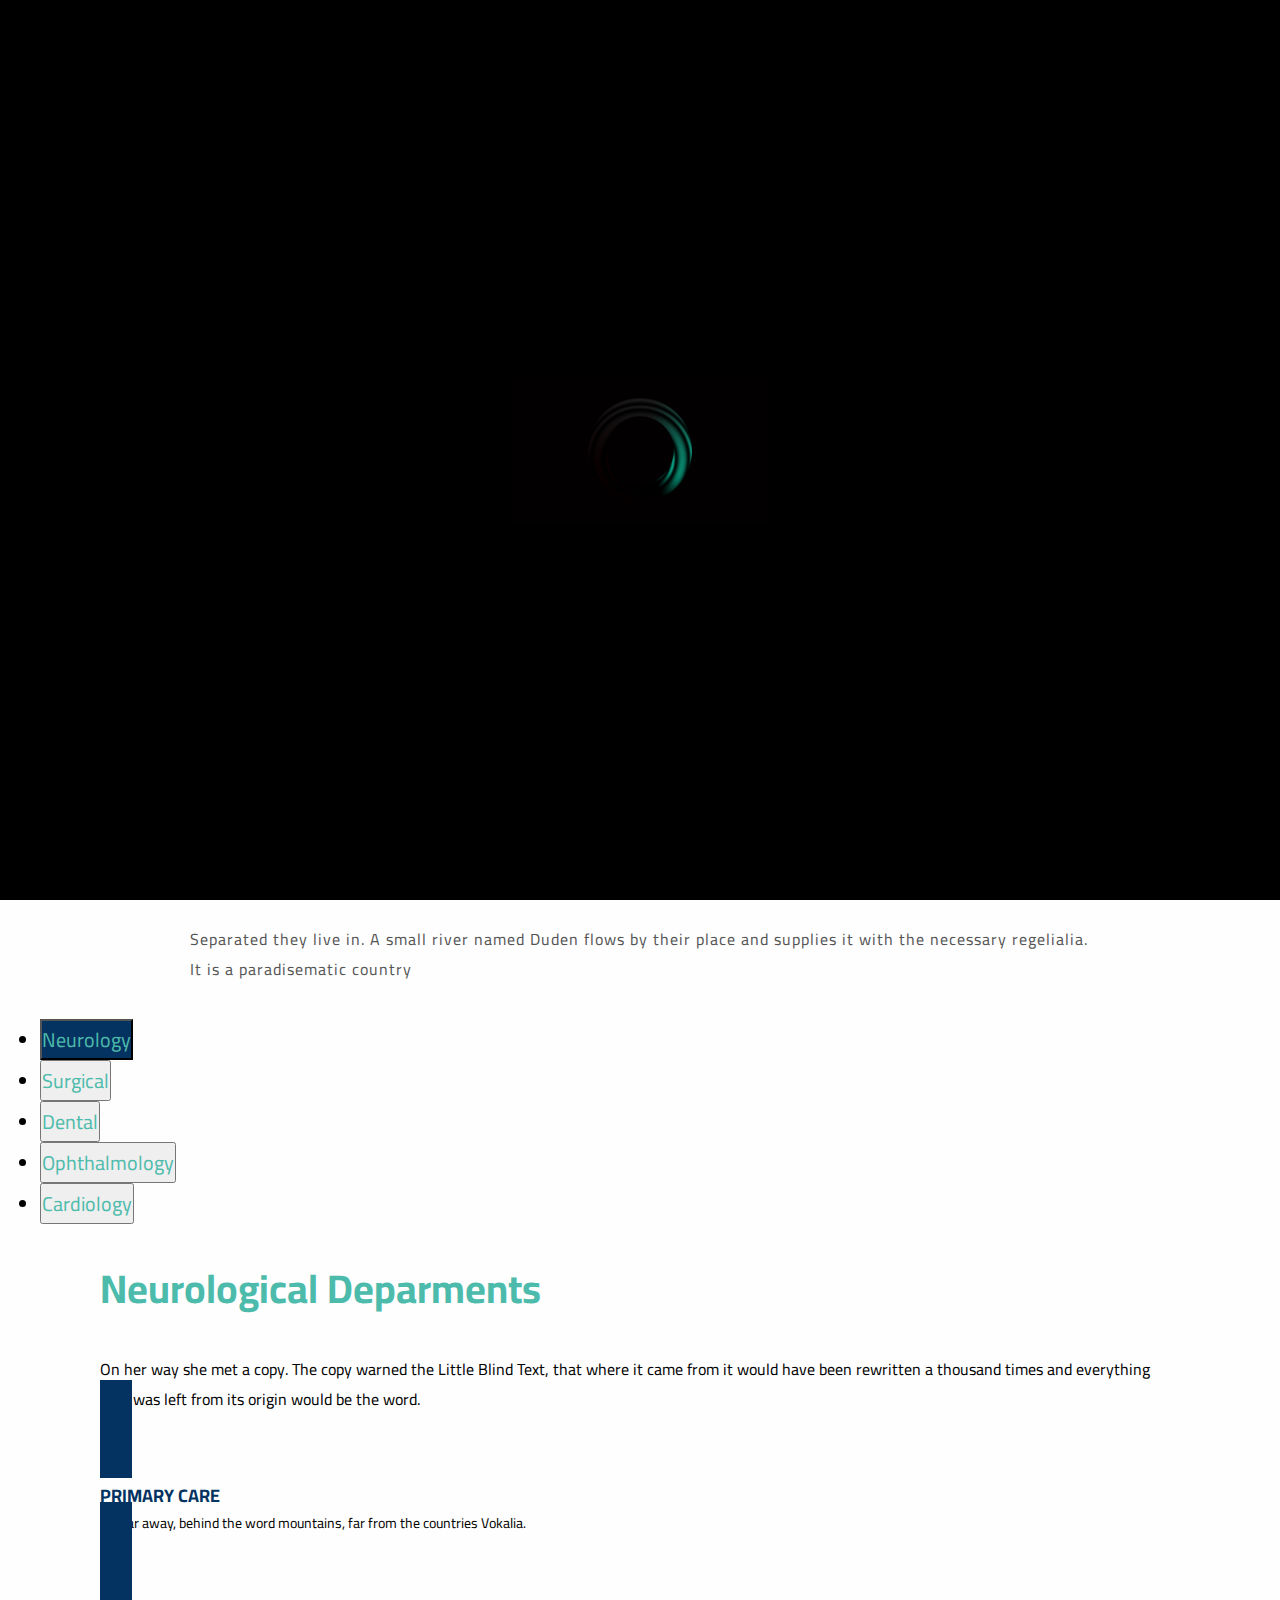
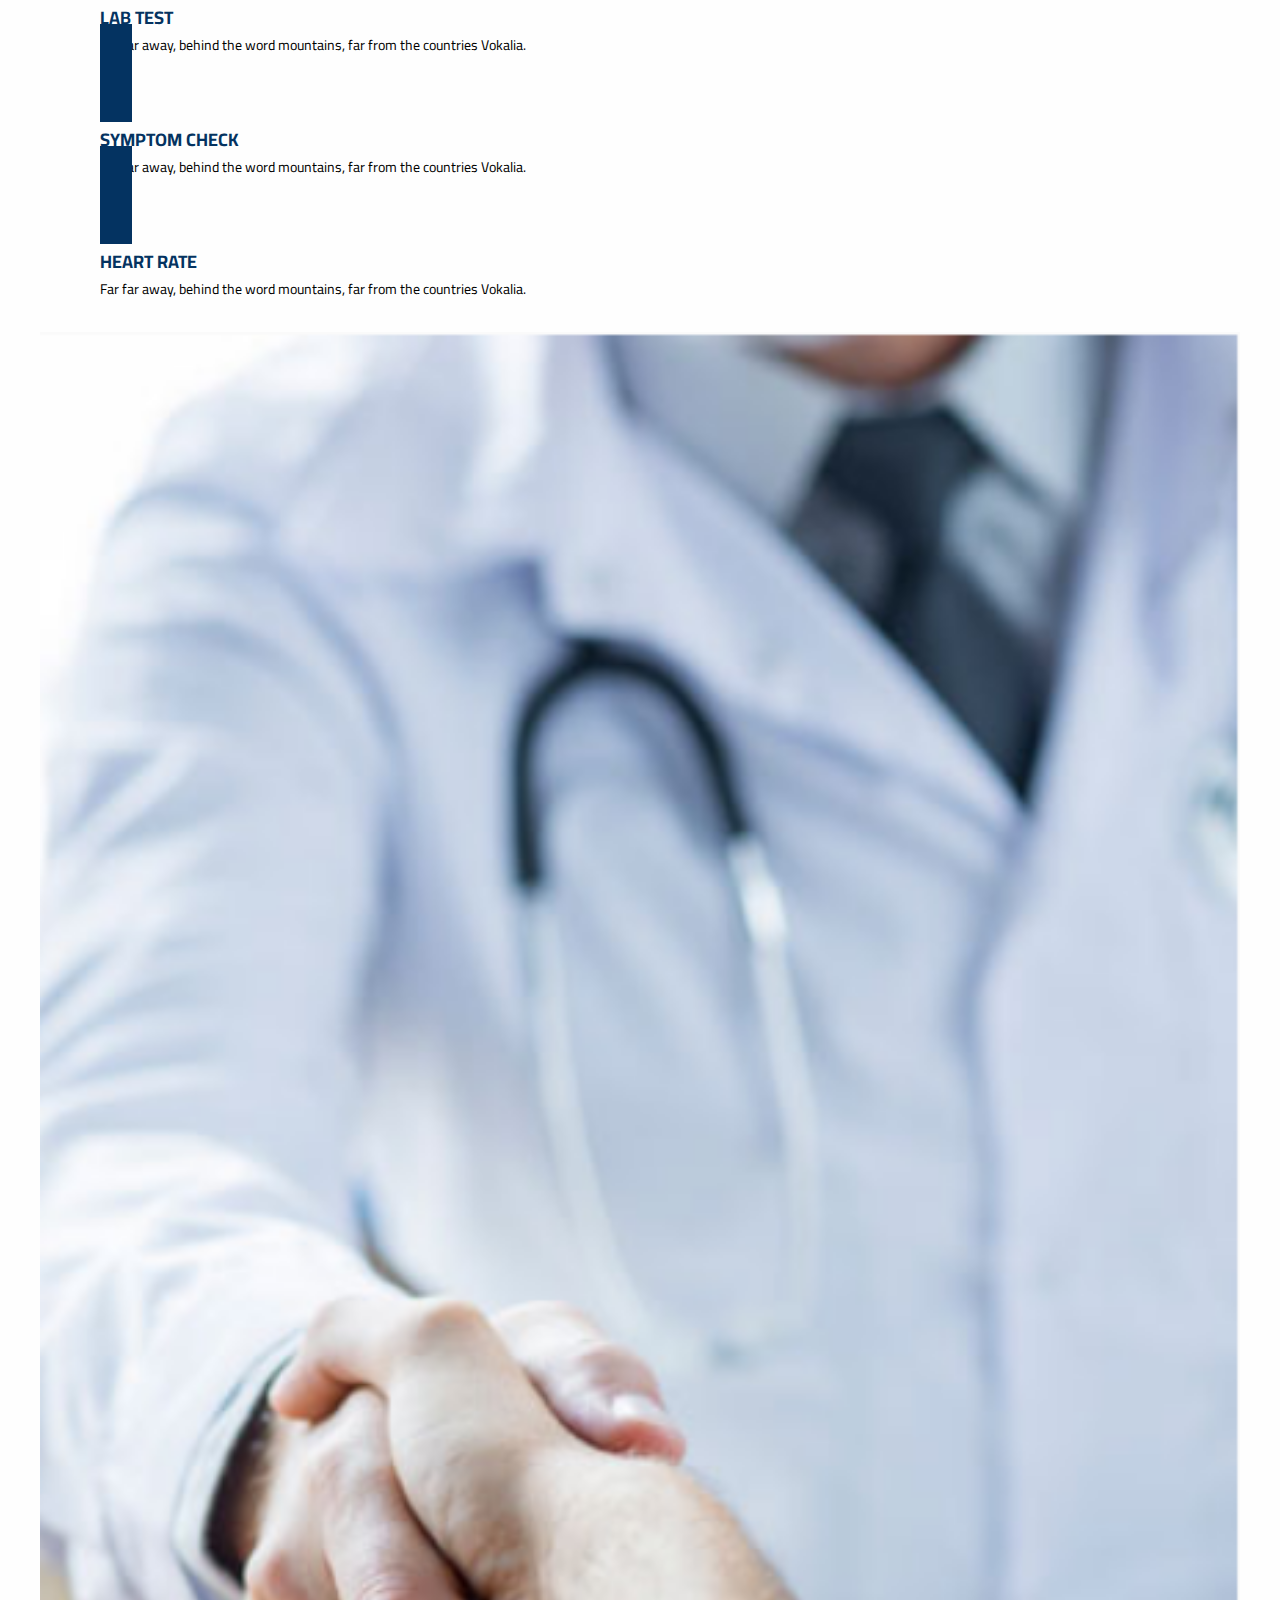
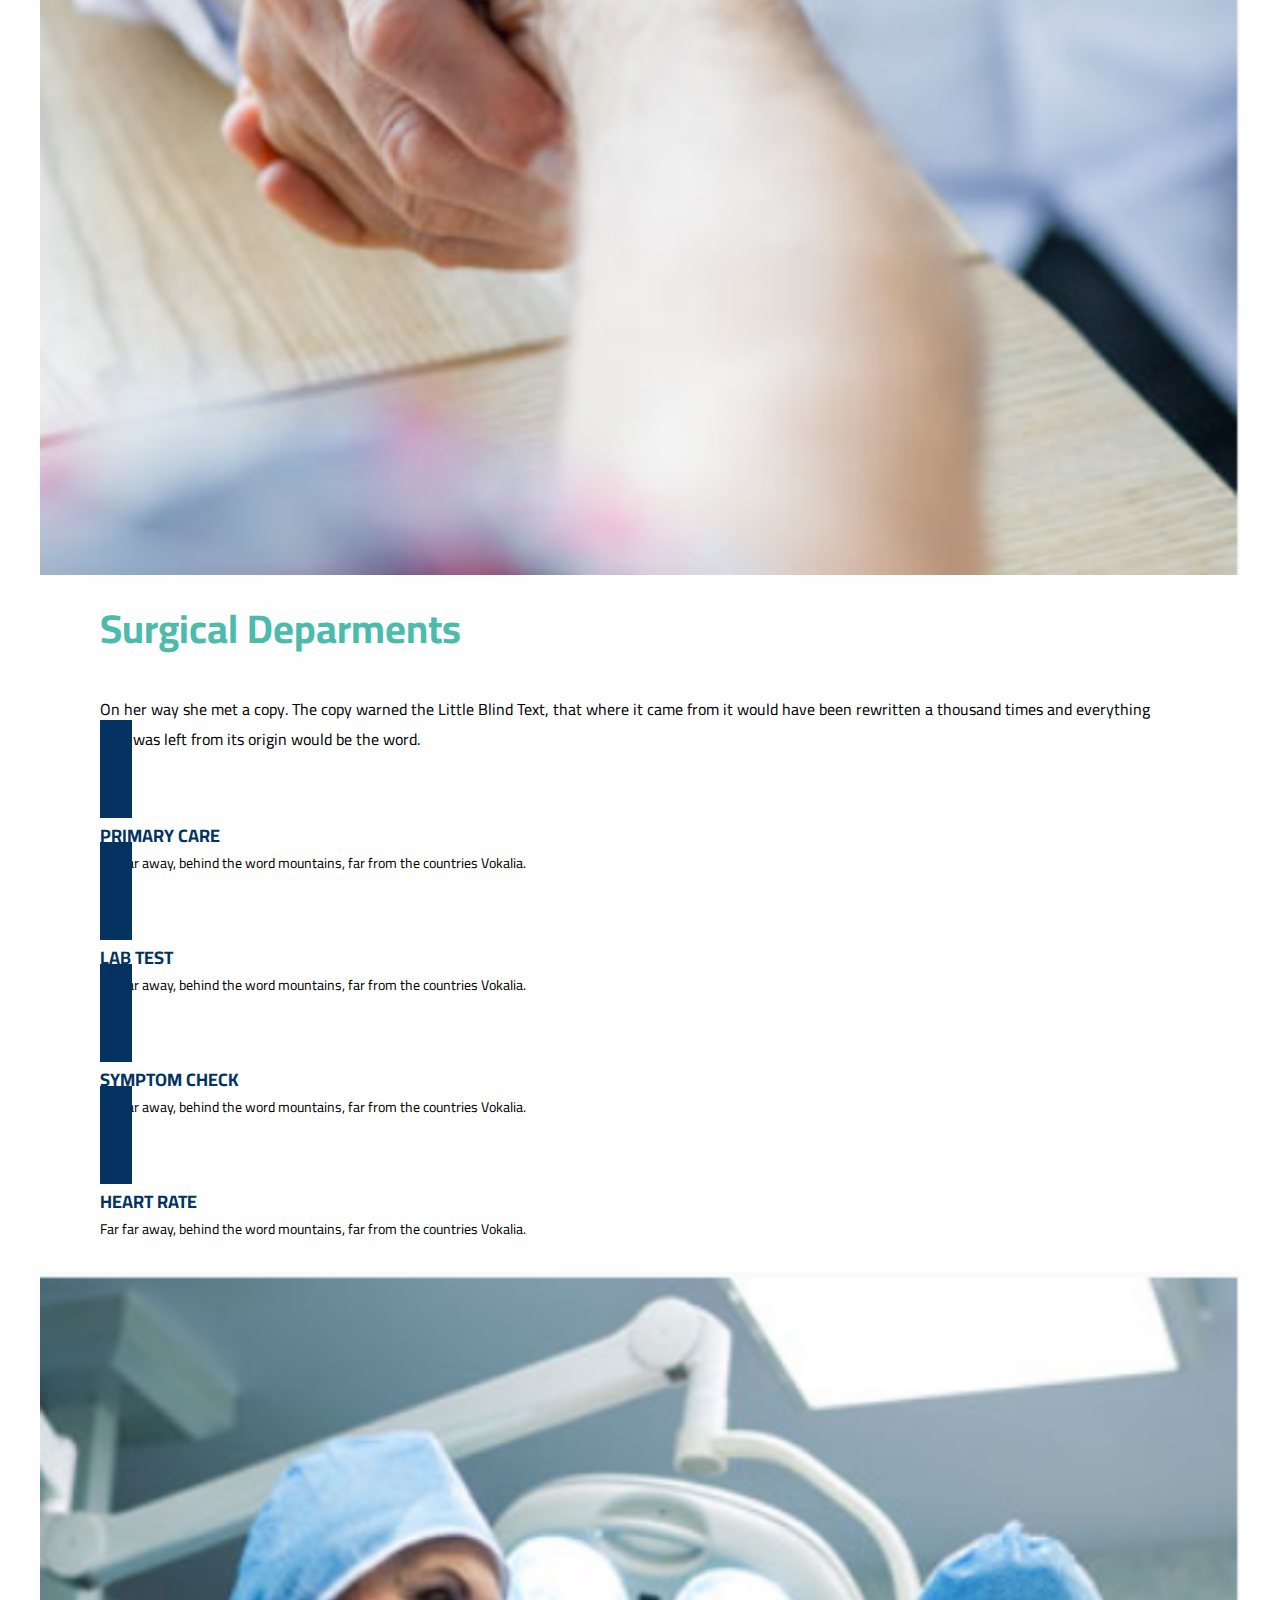
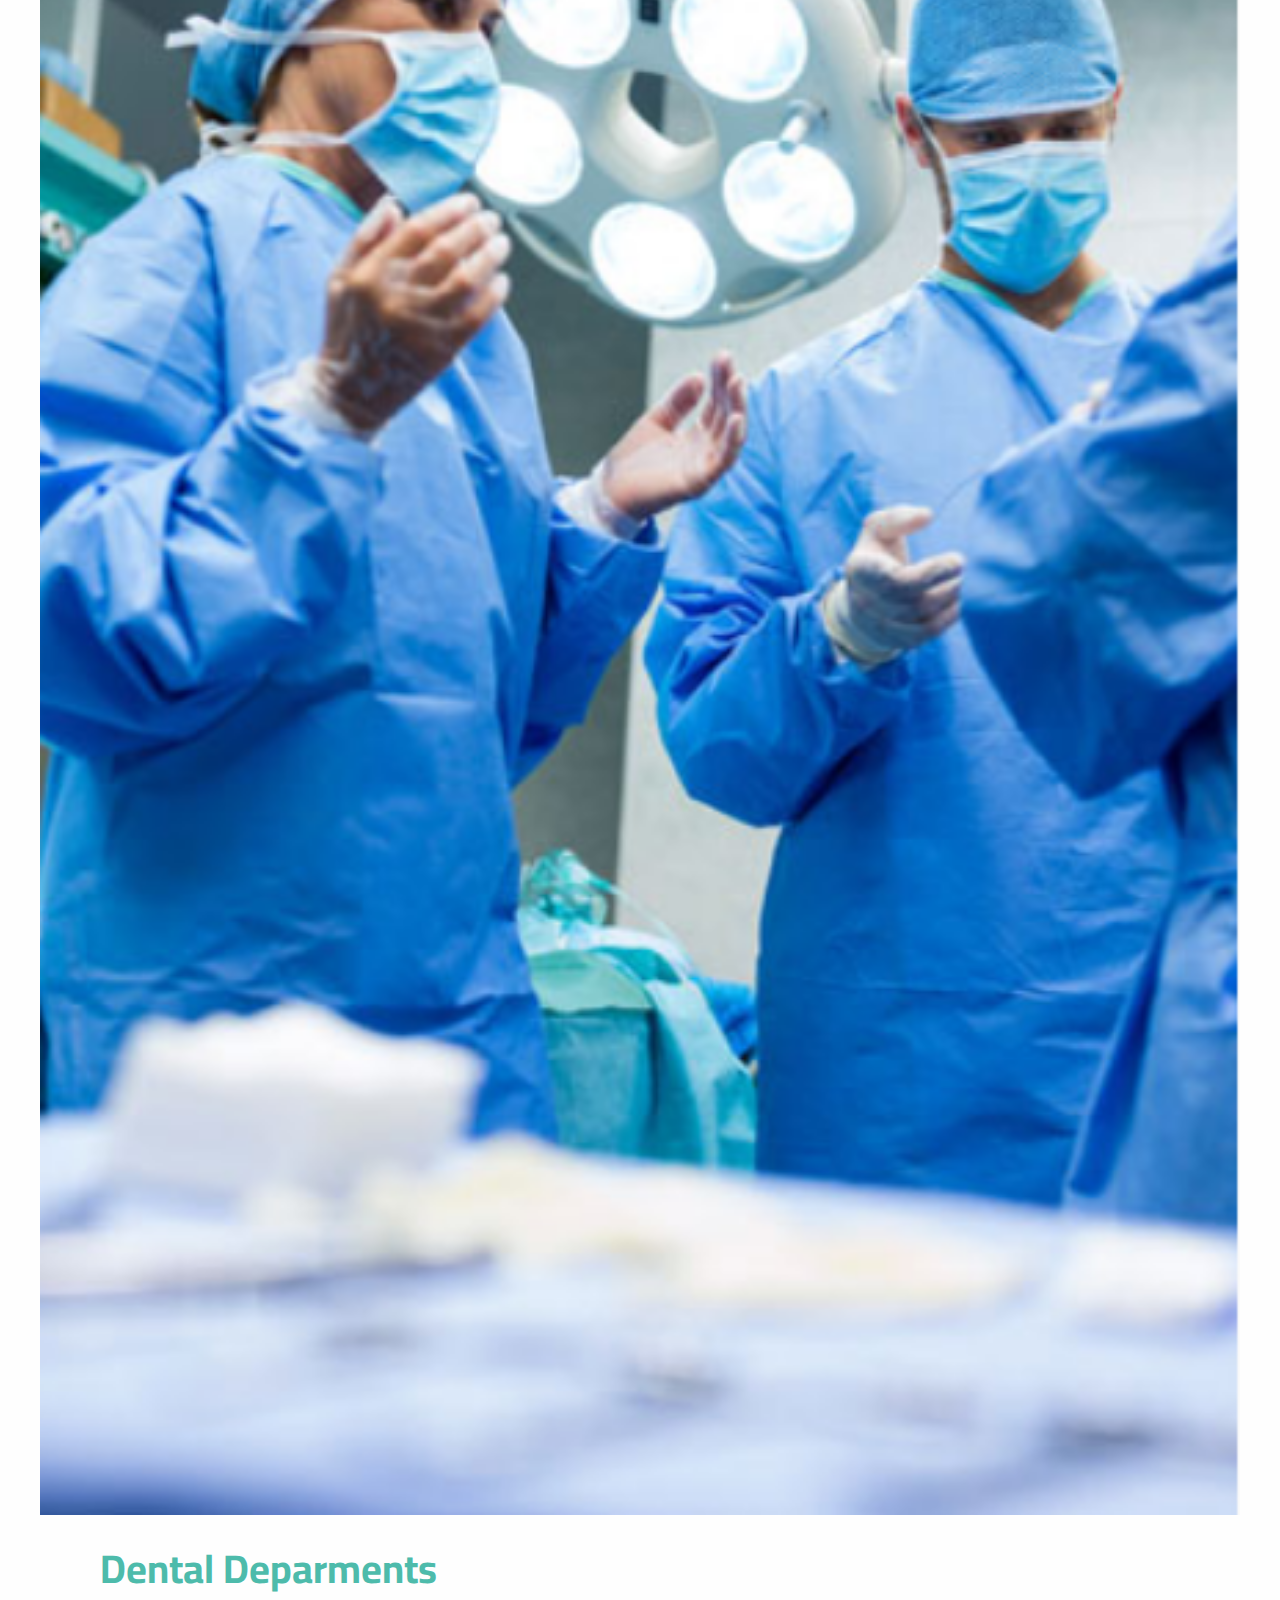
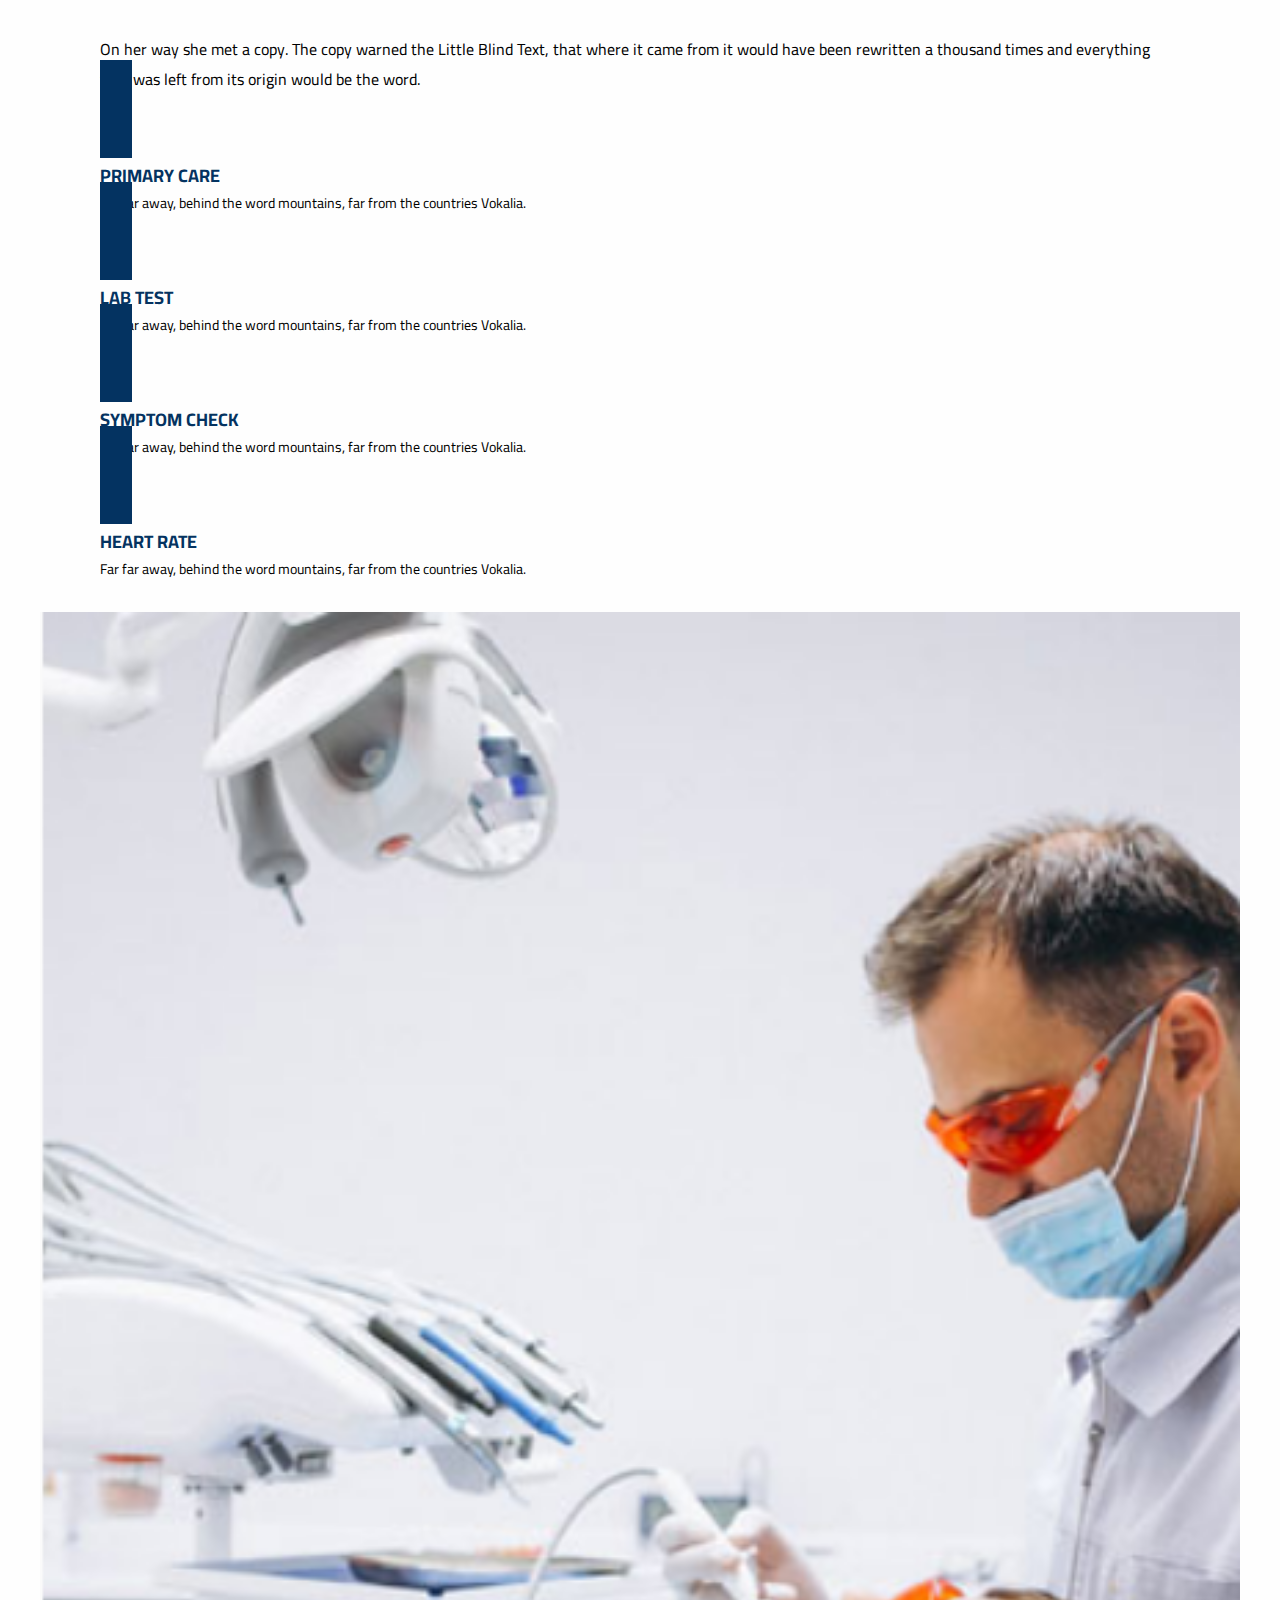
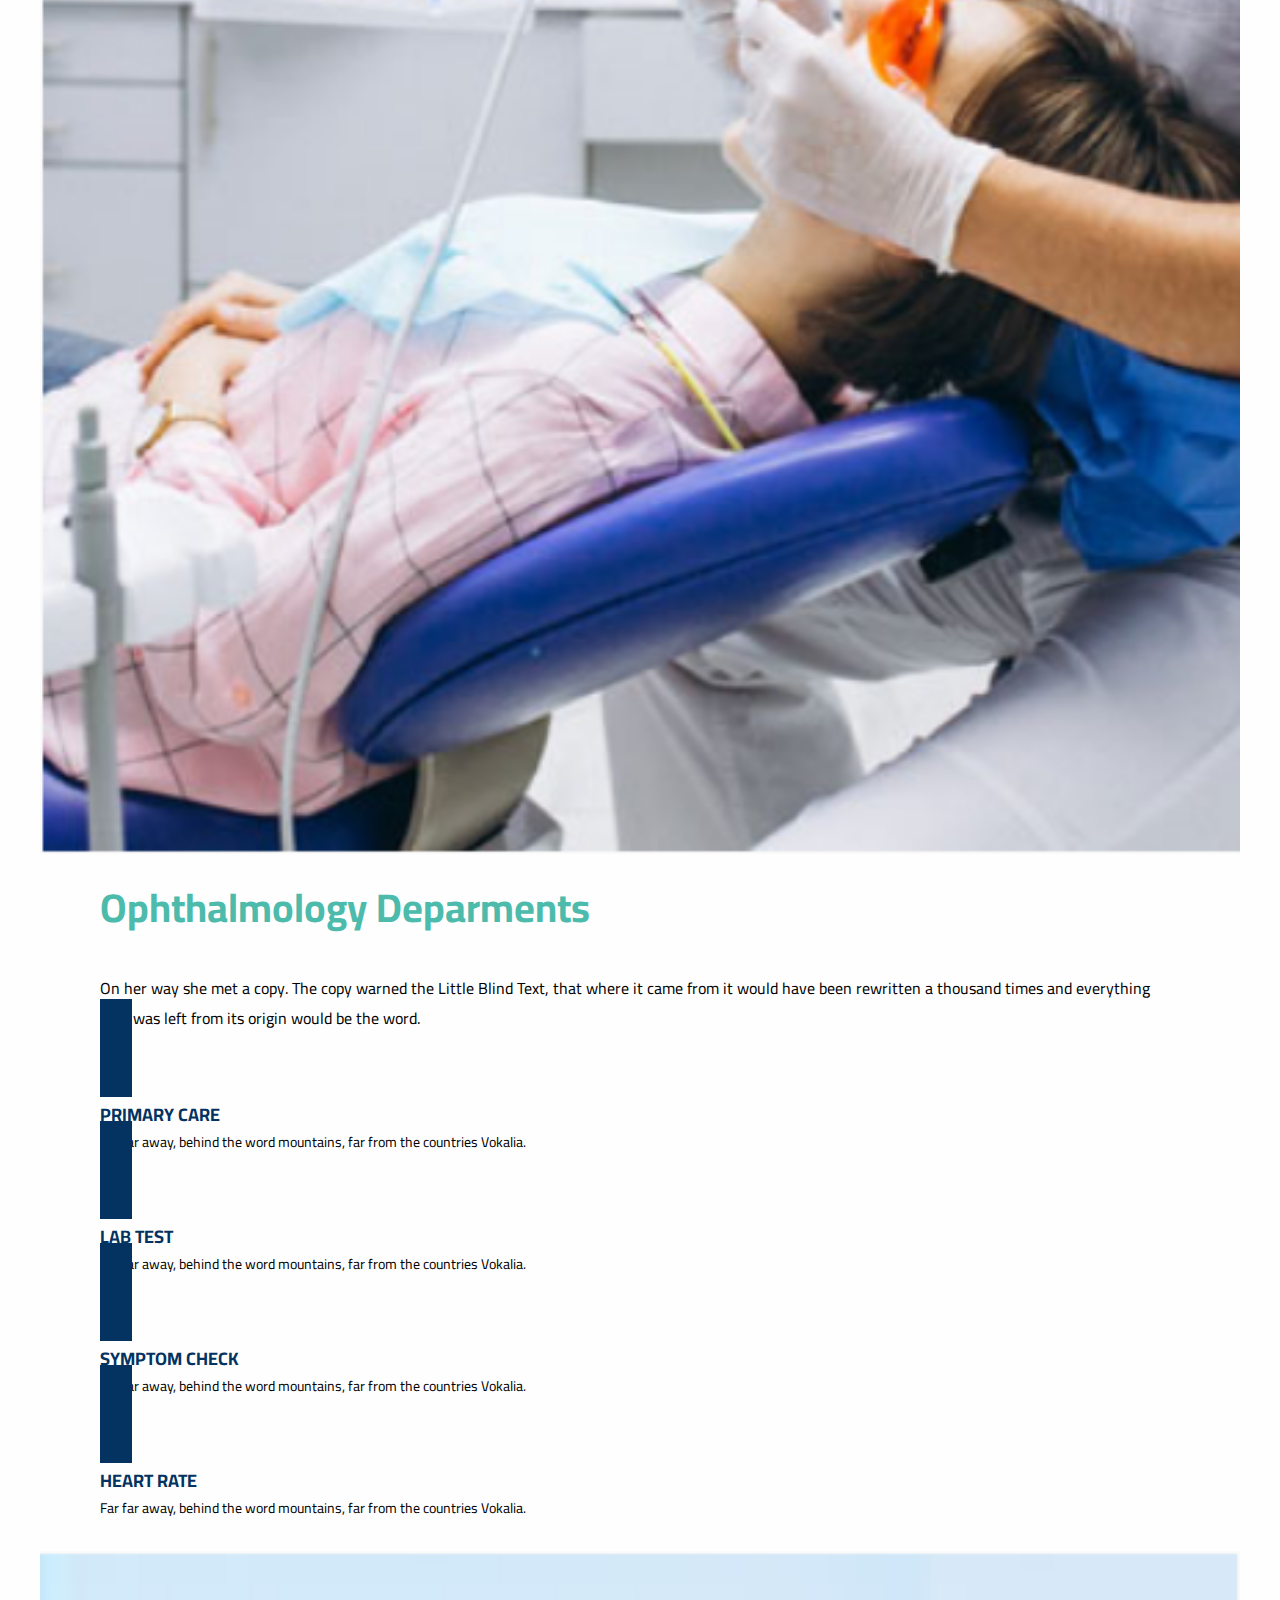
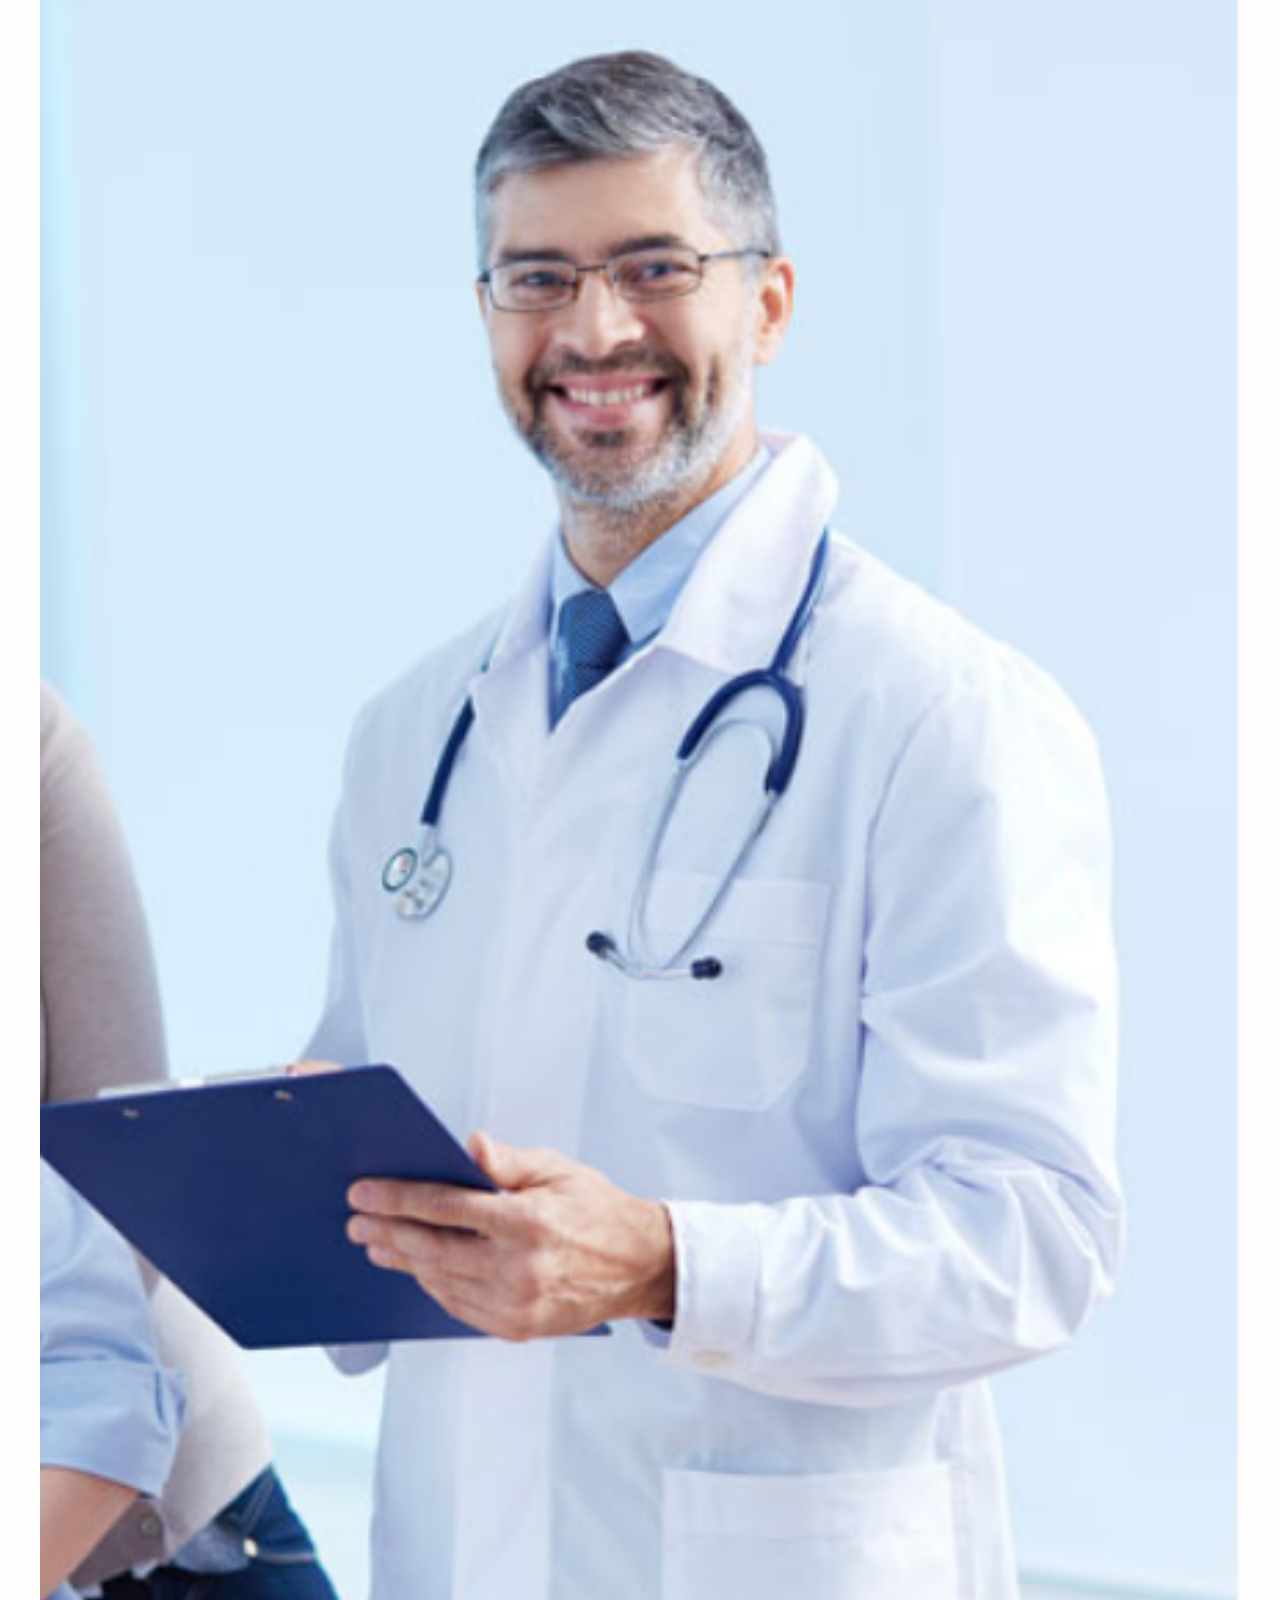
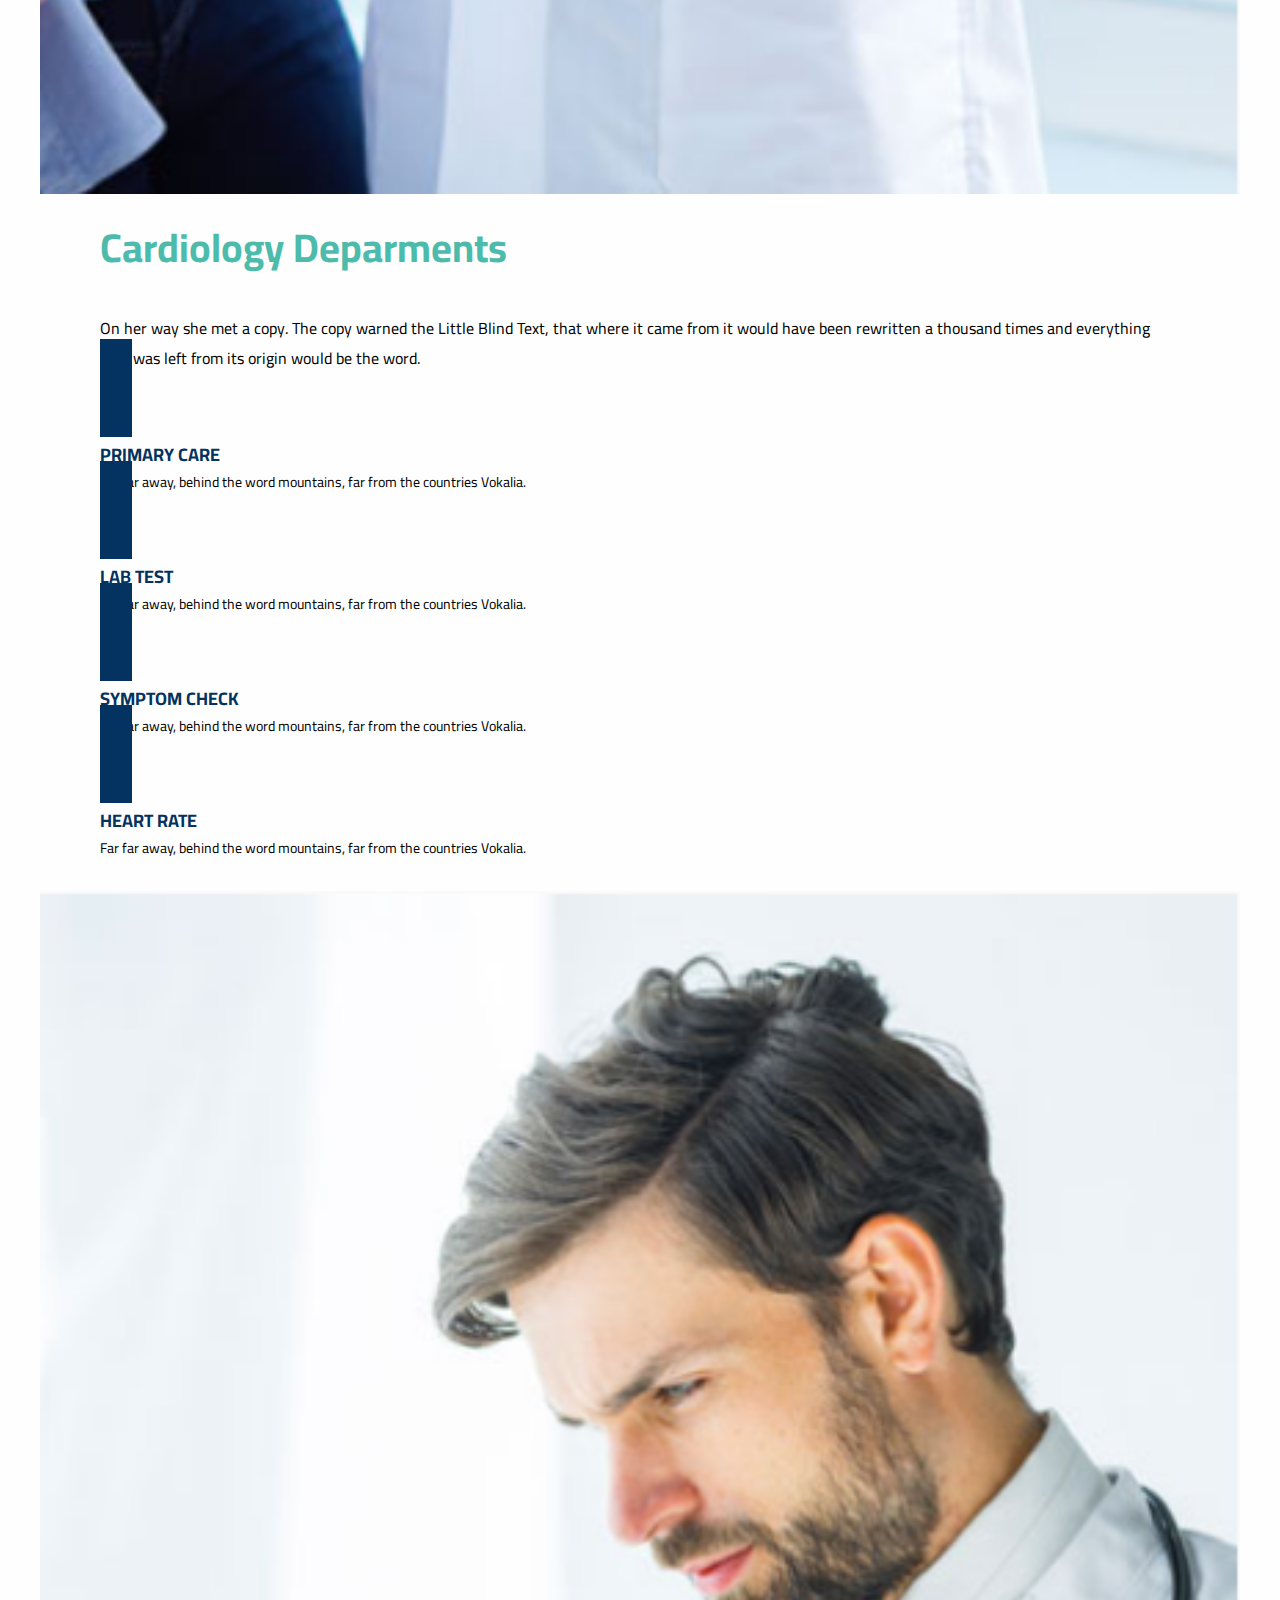
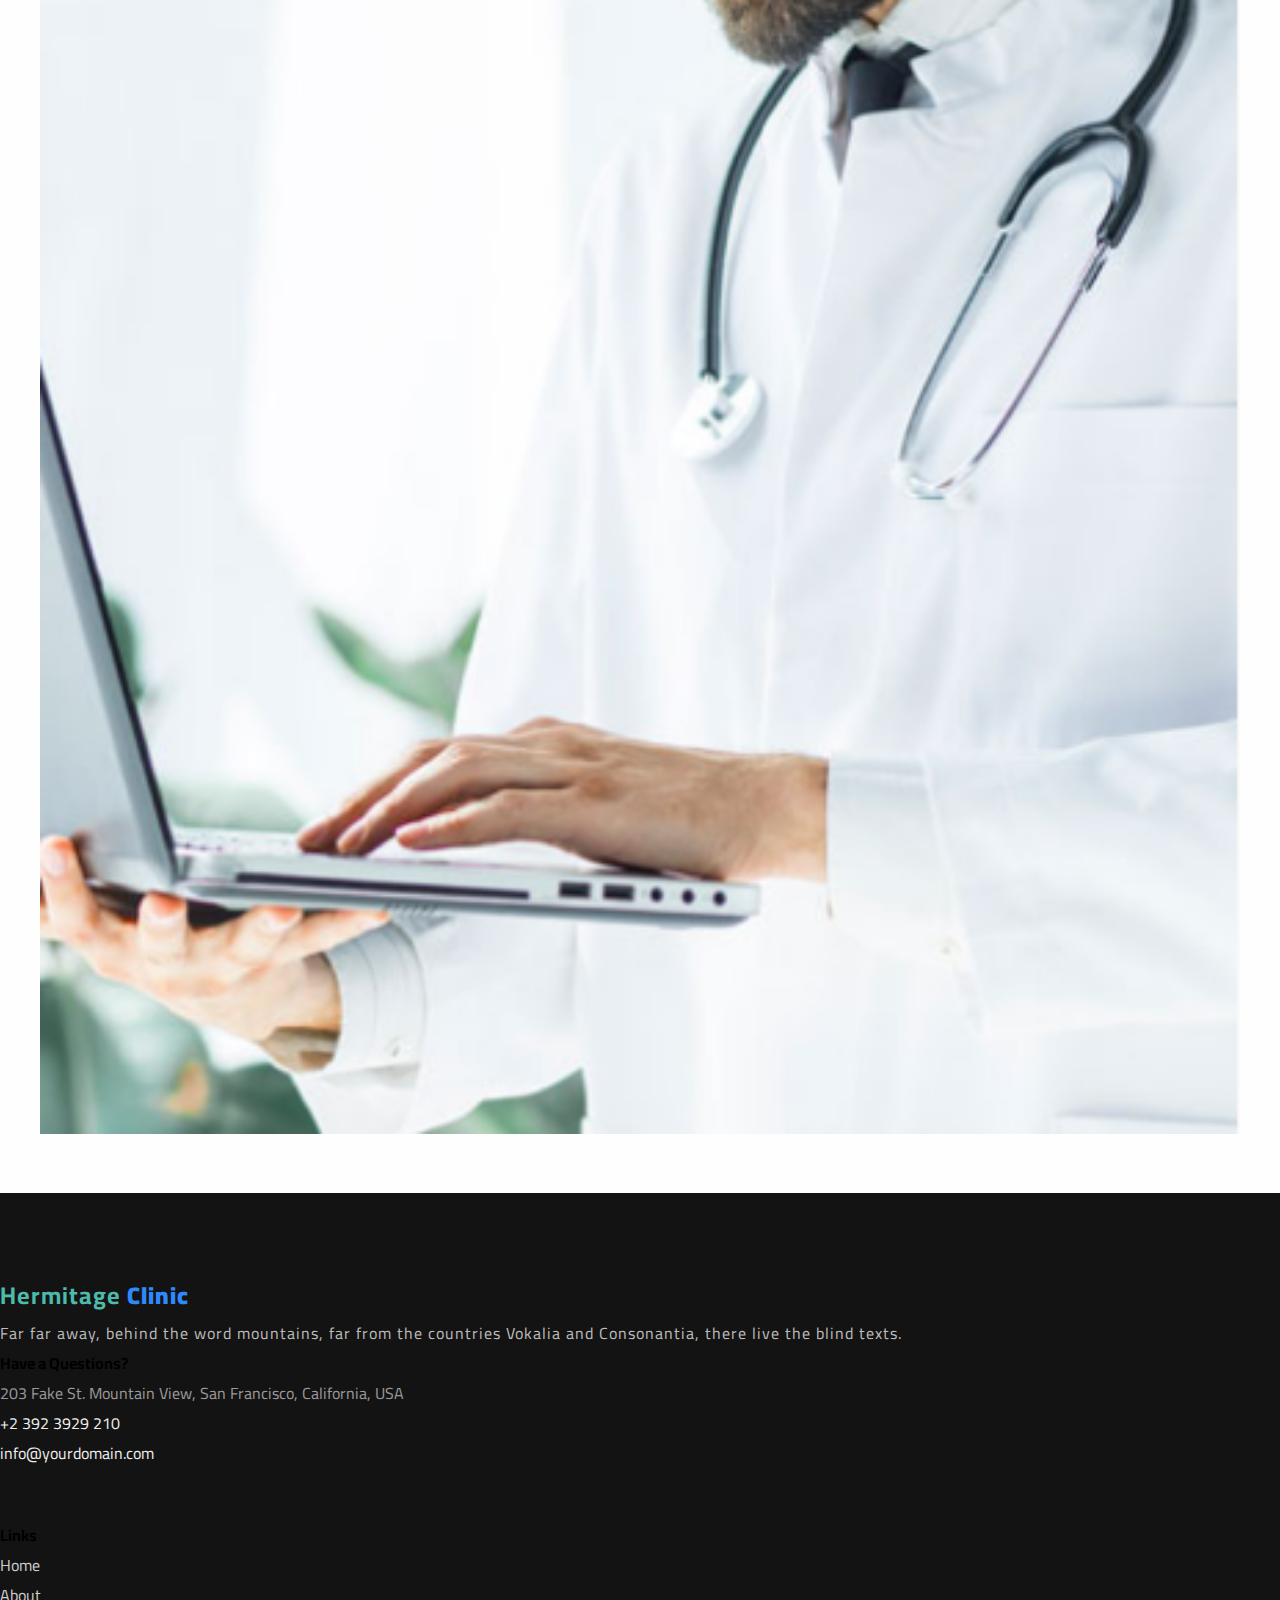
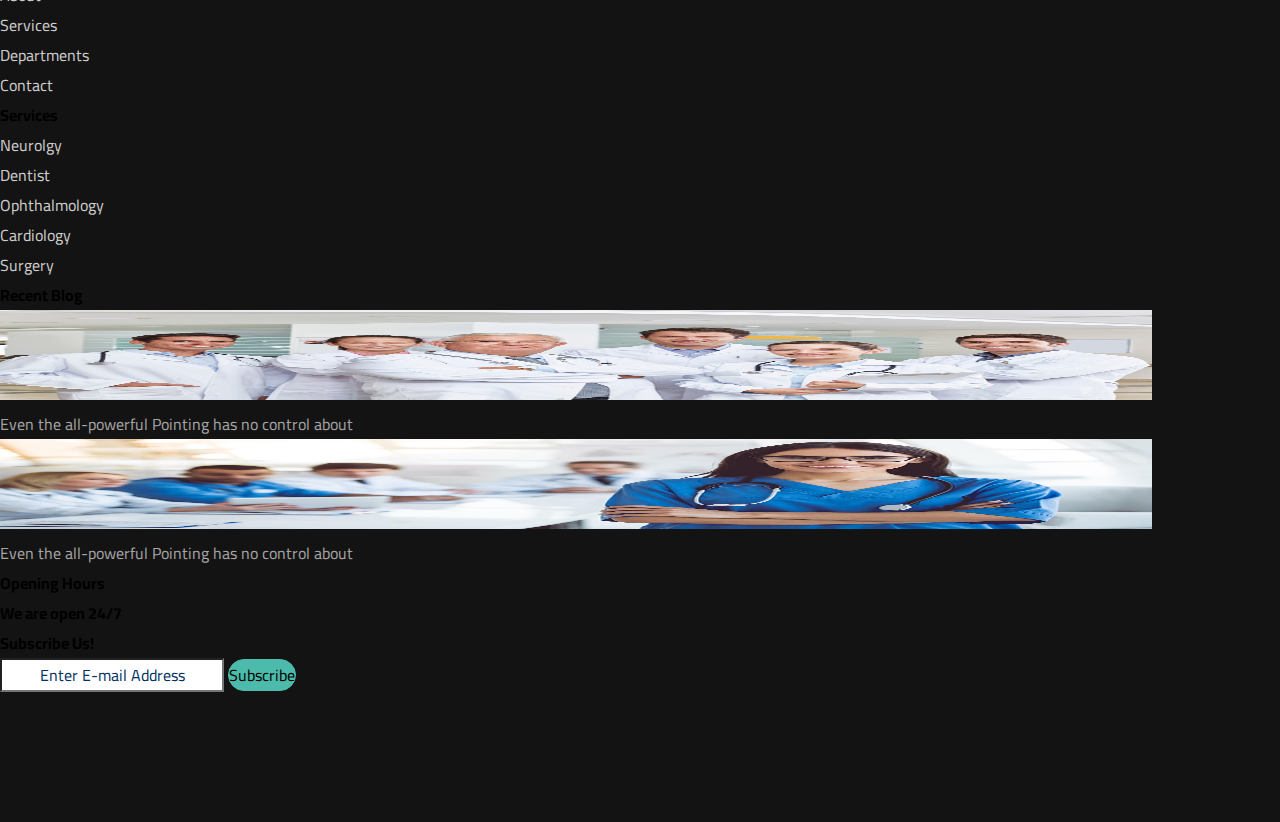
<file: departments.html>
<!DOCTYPE html>
<html lang="en">

<head>
    <meta charset="UTF-8">
    <meta http-equiv="X-UA-Compatible" content="IE=edge">
    <meta name="viewport" content="width=device-width, initial-scale=1.0">
    <link rel="preconnect" href="https://fonts.googleapis.com">
    <link rel="preconnect" href="https://fonts.gstatic.com" crossorigin>
    <link href="https://fonts.googleapis.com/css2?family=Cairo&display=swap" rel="stylesheet">
    <link href="https://cdn.jsdelivr.net/npm/bootstrap@5.0.2/dist/css/bootstrap.min.css" rel="stylesheet"
        integrity="sha384-EVSTQN3/azprG1Anm3QDgpJLIm9Nao0Yz1ztcQTwFspd3yD65VohhpuuCOmLASjC" crossorigin="anonymous">
    <link rel="stylesheet" href="https://pro.fontawesome.com/releases/v5.10.0/css/all.css"
        integrity="sha384-AYmEC3Yw5cVb3ZcuHtOA93w35dYTsvhLPVnYs9eStHfGJvOvKxVfELGroGkvsg+p" crossorigin="anonymous" />
    <link rel="stylesheet" href="css/owl.carousel.css">
    <link rel="stylesheet" href="css/style.css">
    <link rel="stylesheet" href="css/animate.min.css" />
    <link rel="icon" type="image/png" href="image/logo.png">
    <title>hermitage | Departments</title>
    <link rel="" href="">
</head>

<body>
    <div id="preloader"></div>
    <header>
        <div class="upper-nav" style="opacity: 1">
            <div class="container">
                <div class="row">
                    <div class="col-sm-6 col-md-4 col-lg-3">
                        <a href="index.html"><img class="wow slideInDown" data-wow-duration="0.5s" data-wow-delay="0s"
                                src="image/logo.png" alt="hermitage" height="70px" width="70px"></a>
                    </div>
                    <div class="col-sm-6 col-md-4 col-lg-3">
                        <p class="wow slideInDown" data-wow-duration="0.5s" data-wow-delay="0s"><i
                                class="fa fa-home"></i><span> Address : </span>198 West 21th Street, Suite 721 New York
                            NY10016</p>
                    </div>
                    <div class="col-sm-6 col-md-4 col-lg-3">
                        <p class="wow slideInDown" data-wow-duration="0.5s" data-wow-delay="0s"><i
                                class="fa fa-envelope"></i><span> Email : </span>drcare@gmail.com</p>
                    </div>
                    <div class="col-sm-6 col-md-4 col-lg-3">
                        <p class="wow slideInDown" data-wow-duration="0.5s" data-wow-delay="0s"><i
                                class="fa fa-phone"></i><span> Phone : </span>+201002233698</p>
                    </div>
                </div> <!-- row -->
            </div> <!-- Container -->
        </div> <!-- upper-nav -->

        <div class="lower-nav">
            <nav class="navbar navbar-expand-lg navbar-light">
                <div class="container">
                    <button class="navbar-toggler" type="button" data-bs-toggle="collapse"
                        data-bs-target="#navbarNavDropdown" aria-controls="navbarNavDropdown" aria-expanded="false"
                        aria-label="Toggle navigation">
                        <span class="navbar-toggler-icon"></span>
                    </button>
                    <div class="collapse navbar-collapse" id="navbarNavDropdown">
                        <ul class="navbar-nav me-auto text-uppercase fw-bolder">
                            <li class="nav-item wow fadeInDown active" data-wow-duration="0.5s" data-wow-delay="0.5s">
                                <a class="nav-link" href="index.html">Home</a>
                            </li>
                            <li class="nav-item wow fadeInDown" data-wow-duration="0.5s" data-wow-delay="0.7s">
                                <a class="nav-link" href="about.html">About</a>
                            </li>
                            <li class="nav-item wow fadeInDown" data-wow-duration="0.5s" data-wow-delay="0.9s">
                                <a class="nav-link" href="doctors.html">Doctor</a>
                            </li>
                            <li class="nav-item wow fadeInDown" data-wow-duration="0.5s" data-wow-delay="1.1s">
                                <a class="nav-link" href="departments.html">Departments</a>
                            </li>
                            <li class="nav-item wow fadeInDown" data-wow-duration="0.5s" data-wow-delay="1.3s">
                                <a class="nav-link" href="pricing.html">Pricing</a>
                            </li>
                            <li class="nav-item wow fadeInDown" data-wow-duration="0.5s" data-wow-delay="1.5s">
                                <a class="nav-link" href="blog.html">Blog</a>
                            </li>
                            <li class="nav-item wow fadeInDown" data-wow-duration="0.5s" data-wow-delay="1.7s">
                                <a class="nav-link" href="contact.html">Contact</a>
                            </li>
                            <li class="nav-item wow fadeInDown" data-wow-duration="0.5s" data-wow-delay="1.9s">
                                <a class="nav-link" href="login.html">Login</a>
                            </li>
                        </ul>
                        <a class="special-btn wow fadeInDown" data-wow-duration="0.5" data-wow-delay="2.1" href="#">Make
                            an Appointment</a>
                    </div>
                </div>
            </nav>
        </div>
    </header>
    <button onclick="topFunction()" id="scroll-btn" title="Go to top"><i class="fa fa-arrow-up"></i></button>

    <section class="page-desc text-center">
        <div class="container">
            <h3 class="font-weight-bold wow zoomIn">Departments</h3>
        </div>
    </section>

    <section class="departments">
        <div class="container">
            <div class="tabs-desc text-center">
                <h5 class="text-uppercase">Departments</h5>
                <h3 class="font-weight-bold text-capitalize">Clinic Departments</h3>
                <p class="desc-paragraph">Separated they live in. A small river named Duden flows by their place and
                    supplies it with the necessary regelialia. It is a paradisematic country</p>
            </div>
            <div class="tabs">
                <ul class="nav nav-pills mb-3" id="pills-tab" role="tablist">
                    <li class="nav-item" role="presentation">
                        <button class="nav-link active" id="pills-home-tab" data-bs-toggle="pill"
                            data-bs-target="#neurology" type="button" role="tab" aria-controls="pills-home"
                            aria-selected="true">Neurology</button>
                    </li>
                    <li class="nav-item" role="presentation">
                        <button class="nav-link" id="pills-profile-tab" data-bs-toggle="pill" data-bs-target="#surgical"
                            type="button" role="tab" aria-controls="pills-profile"
                            aria-selected="false">Surgical</button>
                    </li>
                    <li class="nav-item" role="presentation">
                        <button class="nav-link" id="pills-contact-tab" data-bs-toggle="pill" data-bs-target="#dental"
                            type="button" role="tab" aria-controls="pills-contact" aria-selected="false">Dental</button>
                    </li>
                    <li class="nav-item" role="presentation">
                        <button class="nav-link" id="pills-contact-tab" data-bs-toggle="pill"
                            data-bs-target="#ophthalmology" type="button" role="tab" aria-controls="pills-contact"
                            aria-selected="false">Ophthalmology</button>
                    </li>
                    <li class="nav-item" role="presentation">
                        <button class="nav-link" id="pills-contact-tab" data-bs-toggle="pill"
                            data-bs-target="#cardiology" type="button" role="tab" aria-controls="pills-contact"
                            aria-selected="false">Cardiology</button>
                    </li>
                </ul>
                <div class="tab-content" id="pills-tabContent">
                    <div class="tab-pane fade show active" id="neurology" role="tabpanel"
                        aria-labelledby="pills-home-tab">
                        <div class="container">
                            <div class="row">
                                <div class="col-sm-12 col-md-8 col-lg-7 doc-desc">
                                    <h3 class="text-capitalize font-weight-bolder">Neurological Deparments</h3>
                                    <p> On her way she met a copy. The copy warned the Little Blind Text, that where it
                                        came from it
                                        would have been rewritten a thousand times and everything that was left from its
                                        origin would be
                                        the word. </p>
                                    <div class="feature-list">
                                        <div class="row">
                                            <div class="col-sm-12 col-md-6 col-lg-6">
                                                <div class="row">
                                                    <div class="col-sm-6 col-md-3 col-lg-4">
                                                        <i class="fas fa-medkit"></i>
                                                    </div>
                                                    <div class="col-sm-6 col-md-9 col-lg-8">
                                                        <h5>PRIMARY CARE</h5>
                                                        <p>Far far away, behind the word mountains, far from the
                                                            countries Vokalia.</p>
                                                    </div>
                                                    <div class="col-sm-6 col-md-3 col-lg-4">
                                                        <i class="fas fa-syringe"></i>
                                                    </div>
                                                    <div class="col-sm-6 col-md-9 col-lg-8">
                                                        <h5>LAB TEST</h5>
                                                        <p>Far far away, behind the word mountains, far from the
                                                            countries Vokalia.</p>
                                                    </div>
                                                </div>
                                            </div>
                                            <div class="col-sm-12 col-md-6 col-lg-6">
                                                <div class="row">
                                                    <div class="col-sm-6 col-md-3 col-lg-4">
                                                        <i class="fas fa-notes-medical"></i>
                                                    </div>
                                                    <div class="col-sm-6 col-md-9 col-lg-8">
                                                        <h5>SYMPTOM CHECK</h5>
                                                        <p>Far far away, behind the word mountains, far from the
                                                            countries Vokalia.</p>
                                                    </div>
                                                    <div class="col-sm-6 col-md-3 col-lg-4">
                                                        <i class="fas fa-heartbeat"></i>
                                                    </div>
                                                    <div class="col-sm-6 col-md-9 col-lg-8">
                                                        <h5>HEART RATE</h5>
                                                        <p>Far far away, behind the word mountains, far from the
                                                            countries Vokalia.</p>
                                                    </div>
                                                </div>
                                            </div>
                                        </div>
                                    </div>
                                </div>
                                <div class="col-sm-12 col-md-4 col-lg-5 doc-image">
                                    <img src="image/111.png" width="100%" height="auto" alt="departments">
                                </div>
                            </div>
                        </div>
                    </div>
                    <div class="tab-pane fade" id="surgical" role="tabpanel" aria-labelledby="pills-profile-tab">
                        <div class="container">
                            <div class="row">
                                <div class="col-sm-12 col-md-8 col-lg-7 doc-desc">
                                    <h3 class="text-capitalize font-weight-bolder">Surgical Deparments</h3>
                                    <p> On her way she met a copy. The copy warned the Little Blind Text, that where it
                                        came from it
                                        would have been rewritten a thousand times and everything that was left from its
                                        origin would be
                                        the word. </p>
                                    <div class="feature-list">
                                        <div class="row">
                                            <div class="col-sm-12 col-md-6 col-lg-6">
                                                <div class="row">
                                                    <div class="col-sm-6 col-md-3 col-lg-4">
                                                        <i class="fas fa-medkit"></i>
                                                    </div>
                                                    <div class="col-sm-6 col-md-9 col-lg-8">
                                                        <h5>PRIMARY CARE</h5>
                                                        <p>Far far away, behind the word mountains, far from the
                                                            countries Vokalia.</p>
                                                    </div>
                                                    <div class="col-sm-6 col-md-3 col-lg-4">
                                                        <i class="fas fa-syringe"></i>
                                                    </div>
                                                    <div class="col-sm-6 col-md-9 col-lg-8">
                                                        <h5>LAB TEST</h5>
                                                        <p>Far far away, behind the word mountains, far from the
                                                            countries Vokalia.</p>
                                                    </div>
                                                </div>
                                            </div>
                                            <div class="col-sm-12 col-md-6 col-lg-6">
                                                <div class="row">
                                                    <div class="col-sm-6 col-md-3 col-lg-4">
                                                        <i class="fas fa-notes-medical"></i>
                                                    </div>
                                                    <div class="col-sm-6 col-md-9 col-lg-8">
                                                        <h5>SYMPTOM CHECK</h5>
                                                        <p>Far far away, behind the word mountains, far from the
                                                            countries Vokalia.</p>
                                                    </div>
                                                    <div class="col-sm-6 col-md-3 col-lg-4">
                                                        <i class="fas fa-heartbeat"></i>
                                                    </div>
                                                    <div class="col-sm-6 col-md-9 col-lg-8">
                                                        <h5>HEART RATE</h5>
                                                        <p>Far far away, behind the word mountains, far from the
                                                            countries Vokalia.</p>
                                                    </div>
                                                </div>
                                            </div>
                                        </div>
                                    </div>
                                </div>
                                <div class="col-sm-12 col-md-4 col-lg-5 doc-image">
                                    <img src="image/222.png" width="100%" height="auto" alt="departments">
                                </div>
                            </div>
                        </div>
                    </div>
                    <div class="tab-pane fade" id="dental" role="tabpanel" aria-labelledby="pills-contact-tab">
                        <div class="container">
                            <div class="row">
                                <div class="col-sm-12 col-md-8 col-lg-7 doc-desc">
                                    <h3 class="text-capitalize font-weight-bolder">Dental Deparments</h3>
                                    <p> On her way she met a copy. The copy warned the Little Blind Text, that where it
                                        came from it
                                        would have been rewritten a thousand times and everything that was left from its
                                        origin would be
                                        the word. </p>
                                    <div class="feature-list">
                                        <div class="row">
                                            <div class="col-sm-12 col-md-6 col-lg-6">
                                                <div class="row">
                                                    <div class="col-sm-6 col-md-3 col-lg-4">
                                                        <i class="fas fa-medkit"></i>
                                                    </div>
                                                    <div class="col-sm-6 col-md-9 col-lg-8">
                                                        <h5>PRIMARY CARE</h5>
                                                        <p>Far far away, behind the word mountains, far from the
                                                            countries Vokalia.</p>
                                                    </div>
                                                    <div class="col-sm-6 col-md-3 col-lg-4">
                                                        <i class="fas fa-syringe"></i>
                                                    </div>
                                                    <div class="col-sm-6 col-md-9 col-lg-8">
                                                        <h5>LAB TEST</h5>
                                                        <p>Far far away, behind the word mountains, far from the
                                                            countries Vokalia.</p>
                                                    </div>
                                                </div>
                                            </div>
                                            <div class="col-sm-12 col-md-6 col-lg-6">
                                                <div class="row">
                                                    <div class="col-sm-6 col-md-3 col-lg-4">
                                                        <i class="fas fa-notes-medical"></i>
                                                    </div>
                                                    <div class="col-sm-6 col-md-9 col-lg-8">
                                                        <h5>SYMPTOM CHECK</h5>
                                                        <p>Far far away, behind the word mountains, far from the
                                                            countries Vokalia.</p>
                                                    </div>
                                                    <div class="col-sm-6 col-md-3 col-lg-4">
                                                        <i class="fas fa-heartbeat"></i>
                                                    </div>
                                                    <div class="col-sm-6 col-md-9 col-lg-8">
                                                        <h5>HEART RATE</h5>
                                                        <p>Far far away, behind the word mountains, far from the
                                                            countries Vokalia.</p>
                                                    </div>
                                                </div>
                                            </div>
                                        </div>
                                    </div>
                                </div>
                                <div class="col-sm-12 col-md-4 col-lg-5 doc-image">
                                    <img src="image/333.png" width="100%" height="auto" alt="departments">
                                </div>
                            </div>
                        </div>
                    </div>
                    <div class="tab-pane fade" id="ophthalmology" role="tabpanel" aria-labelledby="pills-home-tab">
                        <div class="container">
                            <div class="row">
                                <div class="col-sm-12 col-md-8 col-lg-7 doc-desc">
                                    <h3 class="text-capitalize font-weight-bolder">Ophthalmology Deparments</h3>
                                    <p> On her way she met a copy. The copy warned the Little Blind Text, that where it
                                        came from it
                                        would have been rewritten a thousand times and everything that was left from its
                                        origin would be
                                        the word. </p>
                                    <div class="feature-list">
                                        <div class="row">
                                            <div class="col-sm-12 col-md-6 col-lg-6">
                                                <div class="row">
                                                    <div class="col-sm-6 col-md-3 col-lg-4">
                                                        <i class="fas fa-medkit"></i>
                                                    </div>
                                                    <div class="col-sm-6 col-md-9 col-lg-8">
                                                        <h5>PRIMARY CARE</h5>
                                                        <p>Far far away, behind the word mountains, far from the
                                                            countries Vokalia.</p>
                                                    </div>
                                                    <div class="col-sm-6 col-md-3 col-lg-4">
                                                        <i class="fas fa-syringe"></i>
                                                    </div>
                                                    <div class="col-sm-6 col-md-9 col-lg-8">
                                                        <h5>LAB TEST</h5>
                                                        <p>Far far away, behind the word mountains, far from the
                                                            countries Vokalia.</p>
                                                    </div>
                                                </div>
                                            </div>
                                            <div class="col-sm-12 col-md-6 col-lg-6">
                                                <div class="row">
                                                    <div class="col-sm-6 col-md-3 col-lg-4">
                                                        <i class="fas fa-notes-medical"></i>
                                                    </div>
                                                    <div class="col-sm-6 col-md-9 col-lg-8">
                                                        <h5>SYMPTOM CHECK</h5>
                                                        <p>Far far away, behind the word mountains, far from the
                                                            countries Vokalia.</p>
                                                    </div>
                                                    <div class="col-sm-6 col-md-3 col-lg-4">
                                                        <i class="fas fa-heartbeat"></i>
                                                    </div>
                                                    <div class="col-sm-6 col-md-9 col-lg-8">
                                                        <h5>HEART RATE</h5>
                                                        <p>Far far away, behind the word mountains, far from the
                                                            countries Vokalia.</p>
                                                    </div>
                                                </div>
                                            </div>
                                        </div>
                                    </div>
                                </div>
                                <div class="col-sm-12 col-md-4 col-lg-5 doc-image">
                                    <img src="image/444.png" width="100%" height="auto" alt="departments">
                                </div>
                            </div>
                        </div>
                    </div>
                    <div class="tab-pane fade" id="cardiology" role="tabpanel" aria-labelledby="pills-profile-tab">
                        <div class="container">
                            <div class="row">
                                <div class="col-sm-12 col-md-8 col-lg-7 doc-desc">
                                    <h3 class="text-capitalize font-weight-bolder">Cardiology Deparments</h3>
                                    <p> On her way she met a copy. The copy warned the Little Blind Text, that where it
                                        came from it
                                        would have been rewritten a thousand times and everything that was left from its
                                        origin would be
                                        the word. </p>
                                    <div class="feature-list">
                                        <div class="row">
                                            <div class="col-sm-12 col-md-6 col-lg-6">
                                                <div class="row">
                                                    <div class="col-sm-6 col-md-3 col-lg-4">
                                                        <i class="fas fa-medkit"></i>
                                                    </div>
                                                    <div class="col-sm-6 col-md-9 col-lg-8">
                                                        <h5>PRIMARY CARE</h5>
                                                        <p>Far far away, behind the word mountains, far from the
                                                            countries Vokalia.</p>
                                                    </div>
                                                    <div class="col-sm-6 col-md-3 col-lg-4">
                                                        <i class="fas fa-syringe"></i>
                                                    </div>
                                                    <div class="col-sm-6 col-md-9 col-lg-8">
                                                        <h5>LAB TEST</h5>
                                                        <p>Far far away, behind the word mountains, far from the
                                                            countries Vokalia.</p>
                                                    </div>
                                                </div>
                                            </div>
                                            <div class="col-sm-12 col-md-6 col-lg-6">
                                                <div class="row">
                                                    <div class="col-sm-6 col-md-3 col-lg-4">
                                                        <i class="fas fa-notes-medical"></i>
                                                    </div>
                                                    <div class="col-sm-6 col-md-9 col-lg-8">
                                                        <h5>SYMPTOM CHECK</h5>
                                                        <p>Far far away, behind the word mountains, far from the
                                                            countries Vokalia.</p>
                                                    </div>
                                                    <div class="col-sm-6 col-md-3 col-lg-4">
                                                        <i class="fas fa-heartbeat"></i>
                                                    </div>
                                                    <div class="col-sm-6 col-md-9 col-lg-8">
                                                        <h5>HEART RATE</h5>
                                                        <p>Far far away, behind the word mountains, far from the
                                                            countries Vokalia.</p>
                                                    </div>
                                                </div>
                                            </div>
                                        </div>
                                    </div>
                                </div>
                                <div class="col-sm-12 col-md-4 col-lg-5 doc-image">
                                    <img src="image/555.png" width="100%" height="auto" alt="departments">
                                </div>
                            </div>
                        </div>
                    </div>
                </div>
            </div>
        </div>
    </section>

    <section class="footer">
        <div class="container">
            <div class="row">
                <div class="col-sm-6 col-md-6 col-lg-3">
                    <h2>Hermitage <span> Clinic</span></h2>
                    <p class="mt-lg-5">Far far away, behind the word mountains, far from the countries Vokalia and
                        Consonantia, there live the blind texts.</p>
                    <h4 class="mt-5 mb-3 text-light font-weight-bolder">Have a Questions?</h4>
                    <ul class="list-unstyled location-details">
                        <li class="my-3"><i class="fa fa-home text-light me-2"></i> 203 Fake St. Mountain View, San
                            Francisco, California, USA</li>
                        <li class="my-4"><i class="fa fa-phone text-light me-2"></i>+2 392 3929 210</li>
                        <li class="my-4"><i class="fa fa-envelope text-light me-2"></i> info@yourdomain.com</li>
                    </ul>
                    <ul class="social-ico ps-0">
                        <li class="wow fadeInUp" data-wow-delay="0.5s"><a href="#"><i class="fab fa-facebook-f"></a></i>
                        </li>
                        <li class="wow fadeInUp" data-wow-delay="0.75s"><a href="#"><i class="fab fa-twitter"></a></i>
                        </li>
                        <li class="wow fadeInUp" data-wow-delay="1s"><a href="#"><i class="fab fa-instagram"></a></i>
                        </li>
                    </ul>
                </div>
                <div class="col-sm-6 col-md-6 col-lg-3">
                    <h4 class="mb-lg-5 text-light font-weight-bolder">Links</h4>
                    <ul class="list-unstyled second-col">
                        <a href="index.html">
                            <li class="my-1"><i class="fa fa-arrow-right me-2"></i>Home</li>
                        </a>
                        <a href="about.html">
                            <li class="my-1"><i class="fa fa-arrow-right me-2"></i>About</li>
                        </a>
                        <a href="#departments">
                            <li class="my-1"><i class="fa fa-arrow-right me-2"></i>Services</li>
                        </a>
                        <a href="departments.html">
                            <li class="my-1"><i class="fa fa-arrow-right me-2"></i>Departments</li>
                        </a>
                        <a href="contact.html">
                            <li class="my-1"><i class="fa fa-arrow-right me-2"></i>Contact</li>
                        </a>
                    </ul>
                    <h4 class="my-lg-5 text-light font-weight-bolder">Services</h4>
                    <ul class="list-unstyled second-col">
                        <a href="#">
                            <li class="my-1"><i class="fa fa-arrow-right me-2"></i>Neurolgy</li>
                        </a>
                        <a href="#">
                            <li class="my-1"><i class="fa fa-arrow-right me-2"></i>Dentist</li>
                        </a>
                        <a href="#">
                            <li class="my-1"><i class="fa fa-arrow-right me-2"></i>Ophthalmology</li>
                        </a>
                        <a href="#">
                            <li class="my-1"><i class="fa fa-arrow-right me-2"></i>Cardiology</li>
                        </a>
                        <a href="#">
                            <li class="my-1"><i class="fa fa-arrow-right me-2"></i>Surgery</li>
                        </a>
                    </ul>
                </div>
                <div class="col-sm-6 col-md-6 col-lg-3">
                    <h4 class="mb-lg-5 text-light font-weight-bolder">Recent Blog</h4>
                    <div class="row">
                        <div class="col-6" style="padding: 0px;">
                            <img src="image/blog1.jpg" height="90px" width="90%" alt="blog1">
                        </div>
                        <div class="col-6 third-col">
                            <a href="#">Even the all-powerful Pointing has no control about</a>
                        </div>
                        <div class="col-6 mt-5" style="padding: 0px;">
                            <img src="image/blog2.jpg" height="90px" width="90%" alt="blog1">
                        </div>
                        <div class="col-6 mt-5 third-col">
                            <a href="#">Even the all-powerful Pointing has no control about</a>
                        </div>
                    </div>
                </div>
                <div class="col-sm-6 col-md-6 col-lg-3">
                    <h4 class="mb-lg-5 text-light font-weight-bolder">Opening Hours</h4>
                    <h5 class="ml-3 text-light font-weight-light"> <i class="fa fa-clock mr-3 text-secondary"></i> We
                        are open 24/7</h5>
                    <h4 class="my-lg-5 text-light font-weight-bolder">Subscribe Us!</h4>
                    <form action="" class="submit-form" method="">
                        <input type="email" required class="form-control" placeholder="Enter E-mail Address">
                        <button class="font-weight-bold btn btn-primary form-control mt-3"
                            type="submit">Subscribe</button>
                    </form>
                </div>
            </div>
        </div>
    </section>

    <footer>
        <div class="container wow fadeIn">
            <h2>Copyright ©2022 All rights reserved | This template is made with by Mohamed Elbehary</h2>
        </div>
    </footer>
    <script src="https://cdn.jsdelivr.net/npm/bootstrap@5.0.2/dist/js/bootstrap.bundle.min.js"
        integrity="sha384-MrcW6ZMFYlzcLA8Nl+NtUVF0sA7MsXsP1UyJoMp4YLEuNSfAP+JcXn/tWtIaxVXM"
        crossorigin="anonymous"></script>
    <script src="https://cdnjs.cloudflare.com/ajax/libs/jquery/3.6.0/jquery.min.js"></script>
    <script src="js/owl.carousel.js"></script>
    <script src="js/main.js"></script>
    <script src="js/wow.min.js"></script>
    <script>
        new WOW().init(); 
    </script>
</body>

</html>
</file>
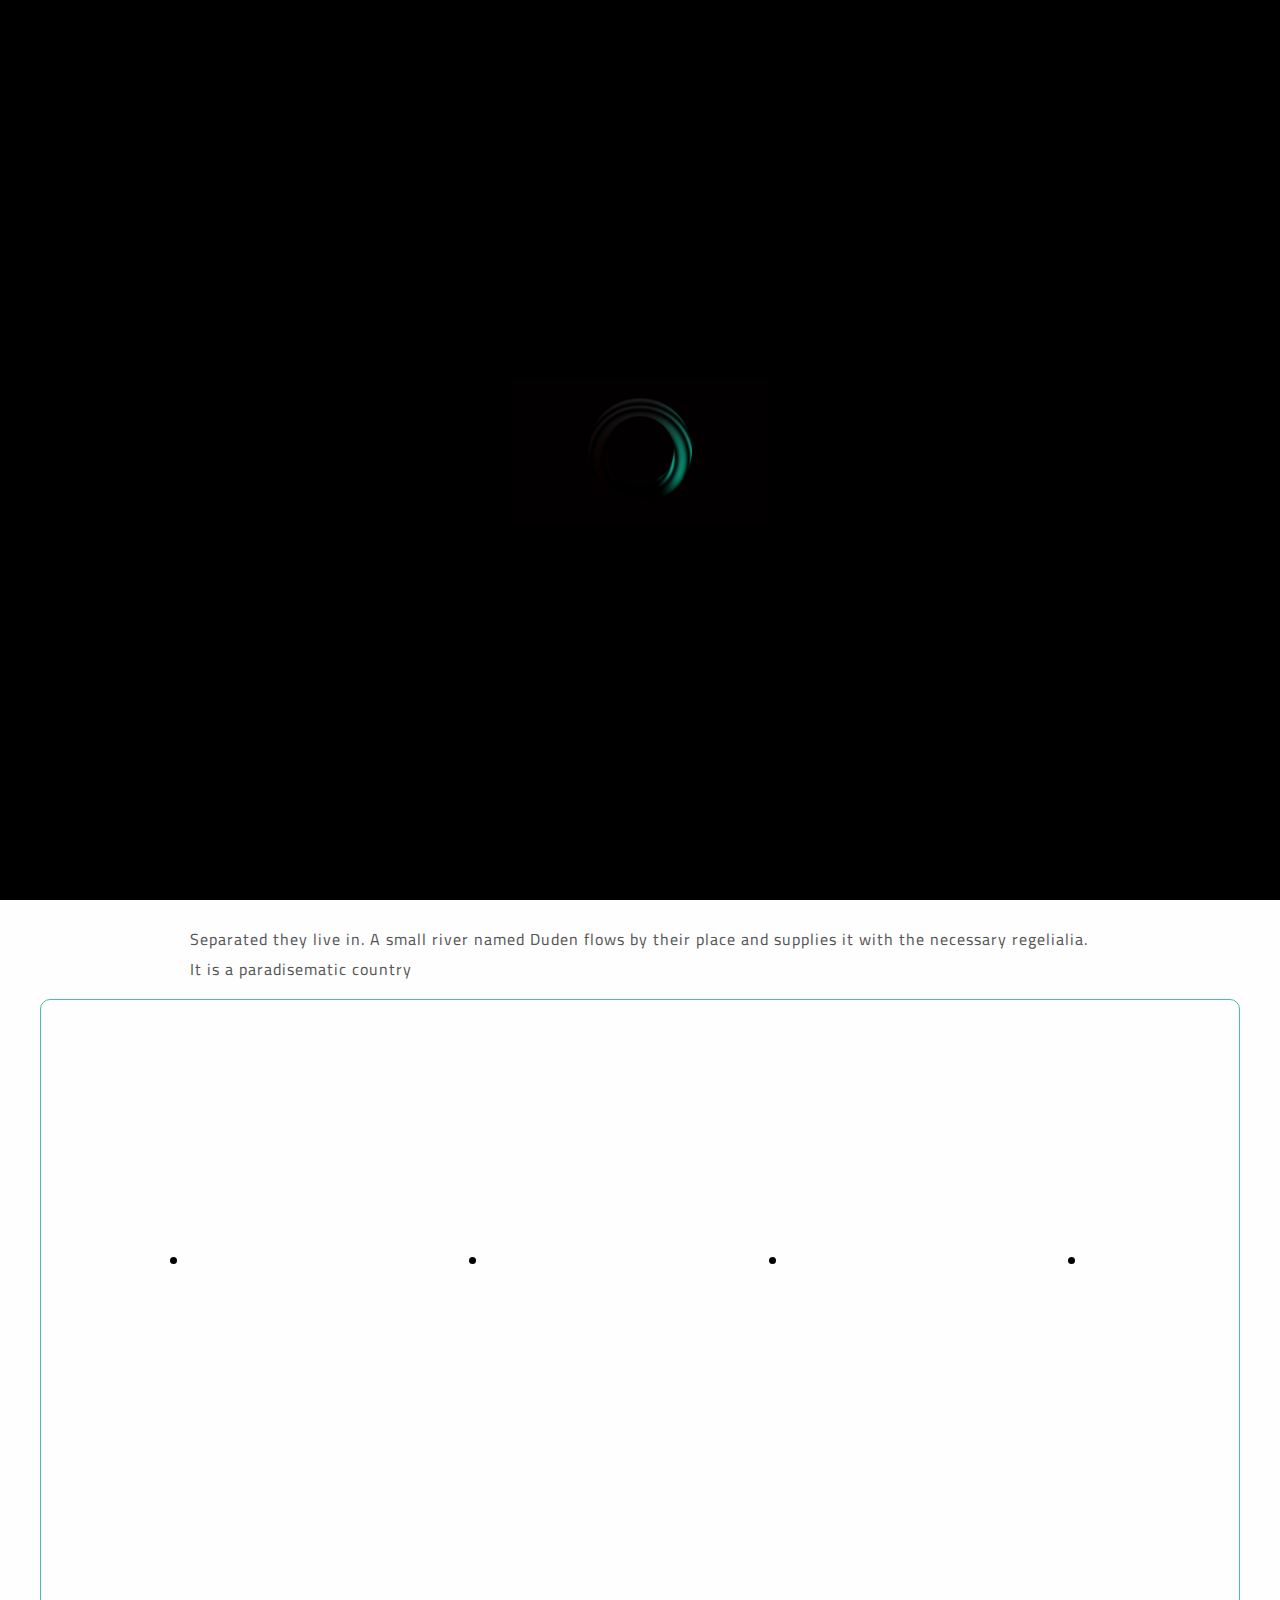
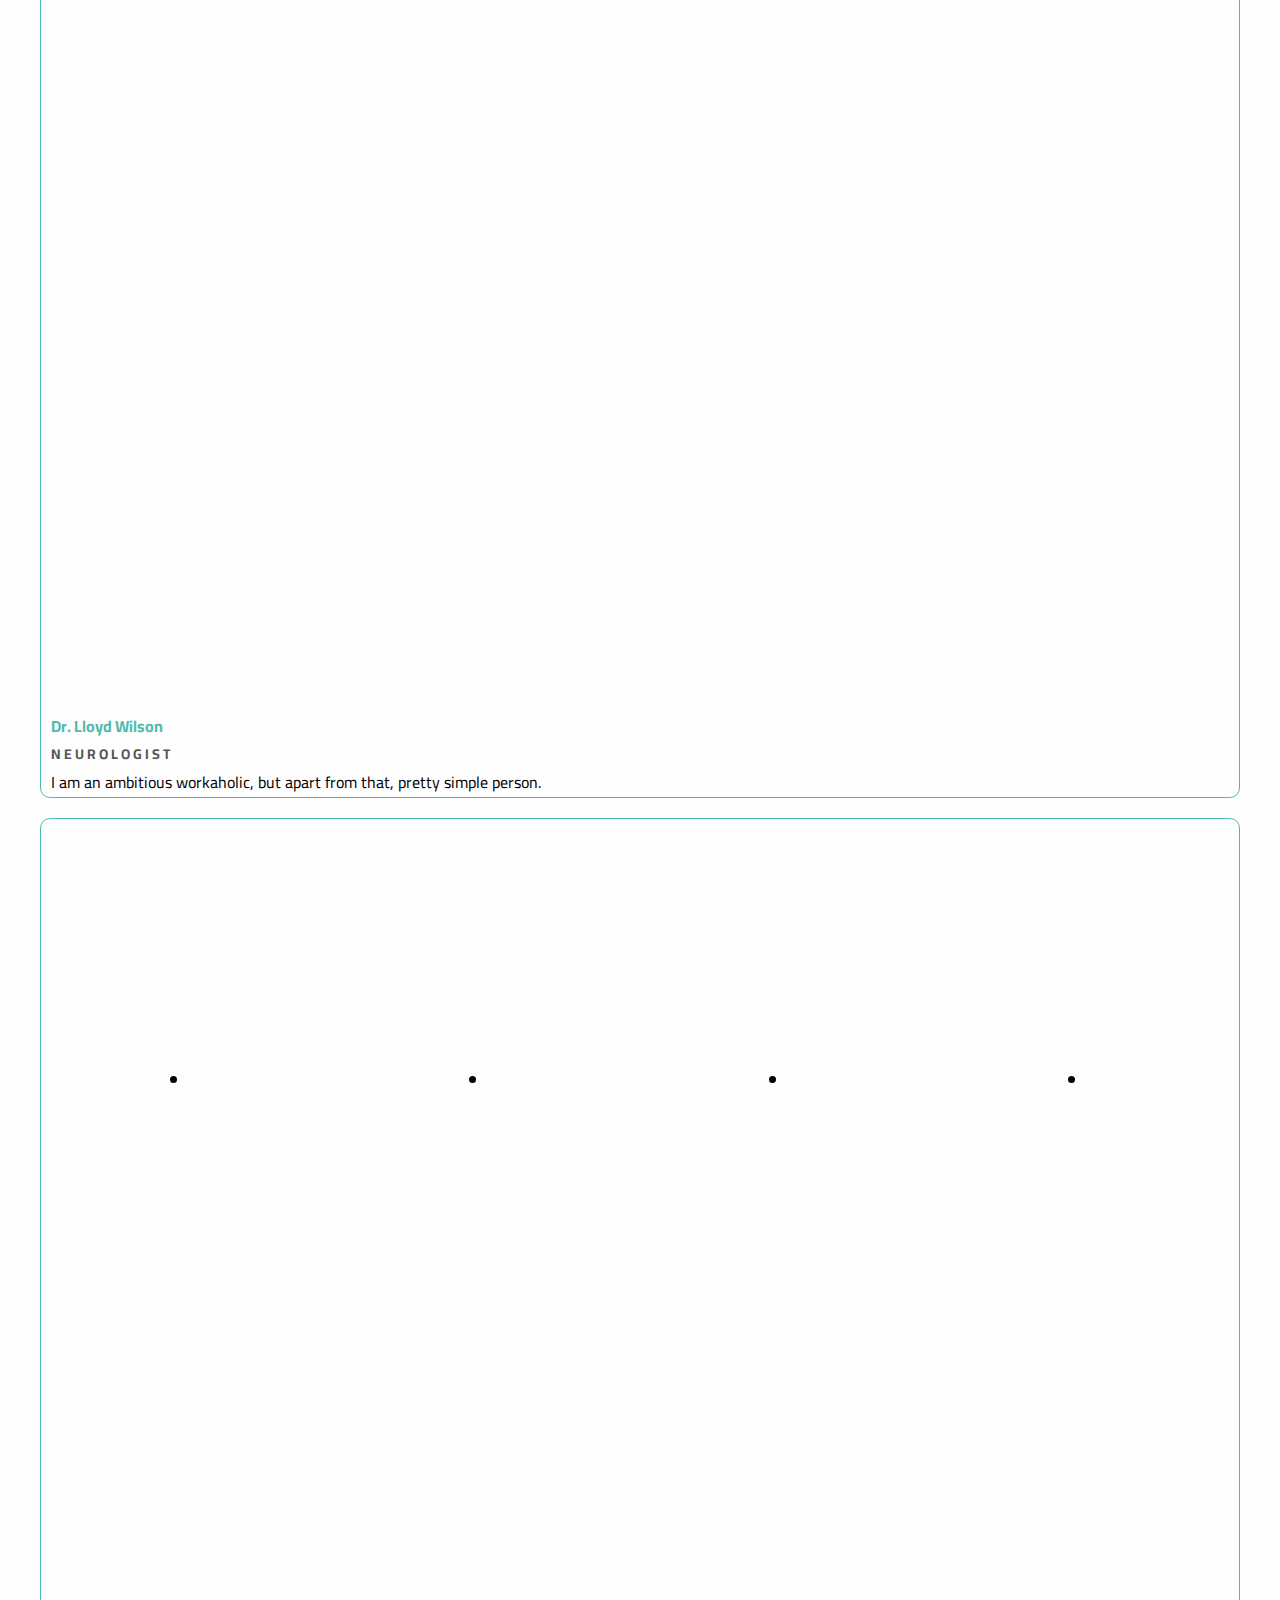
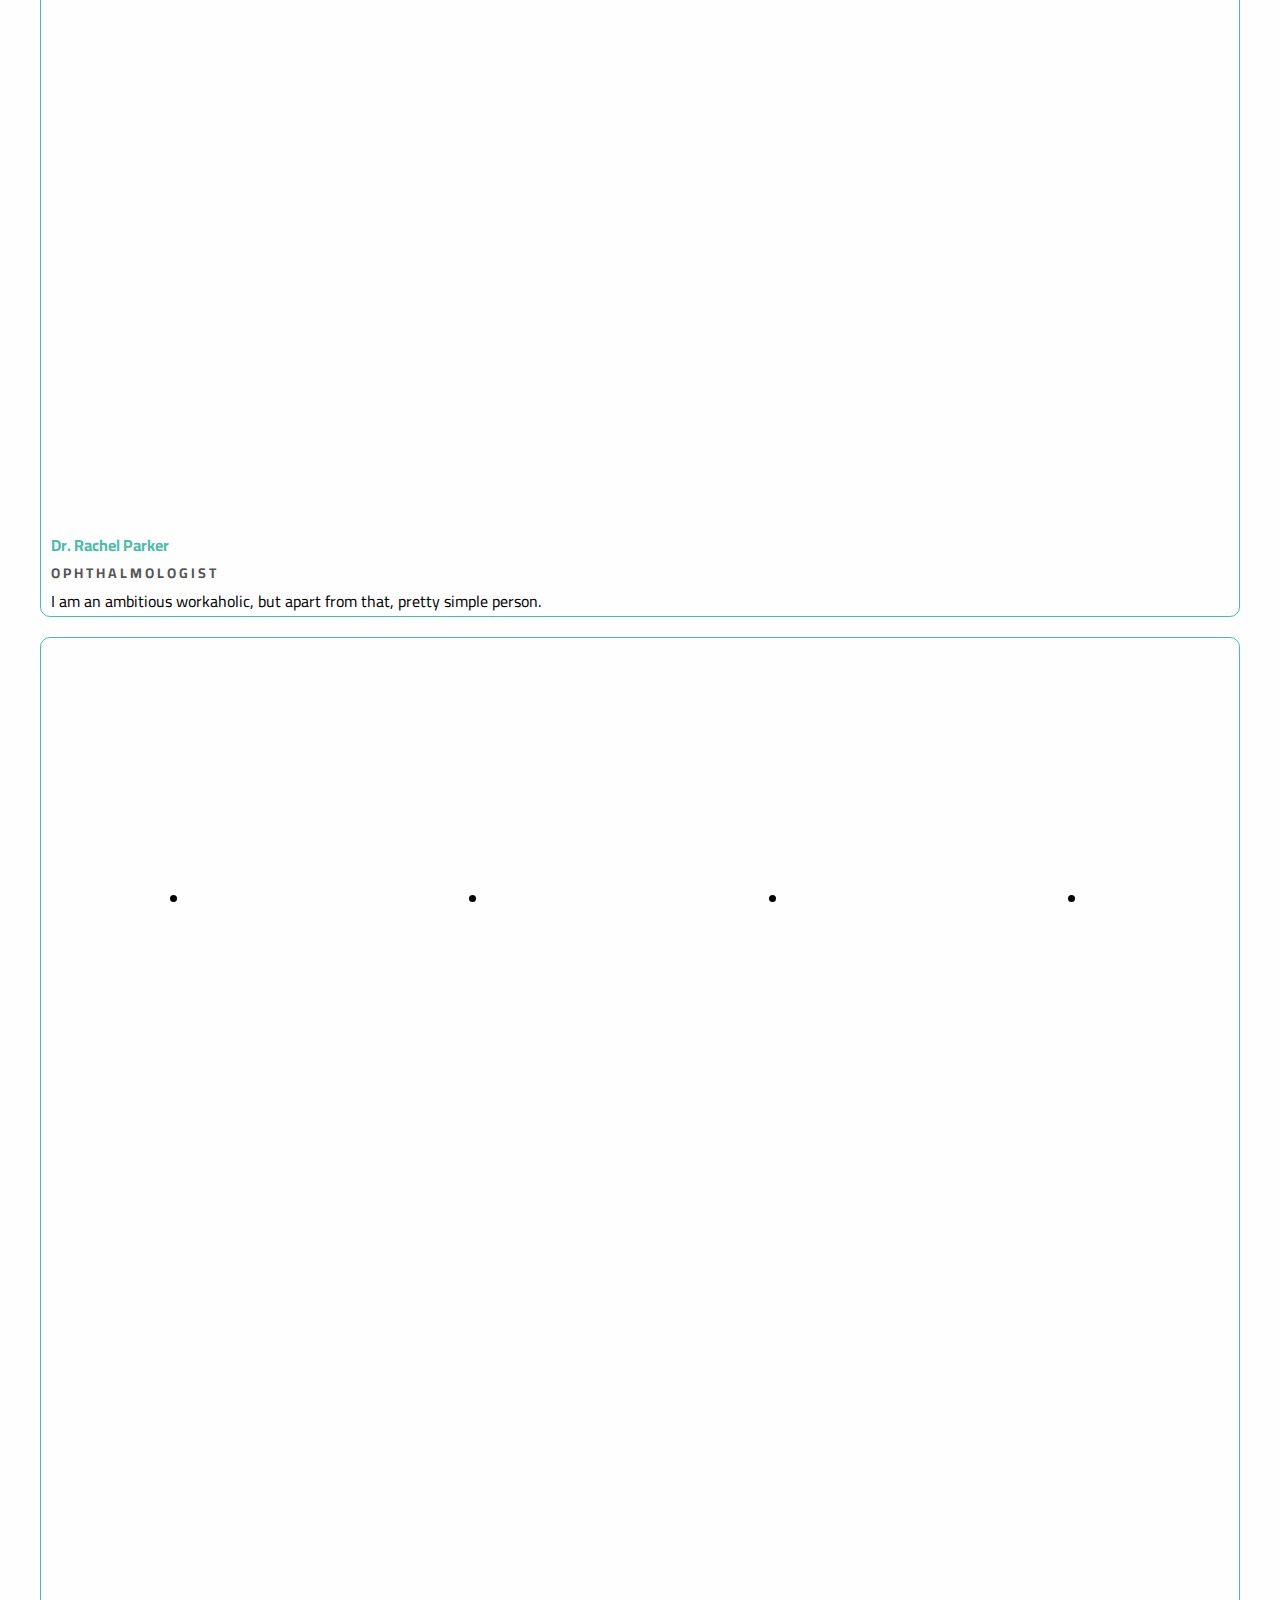
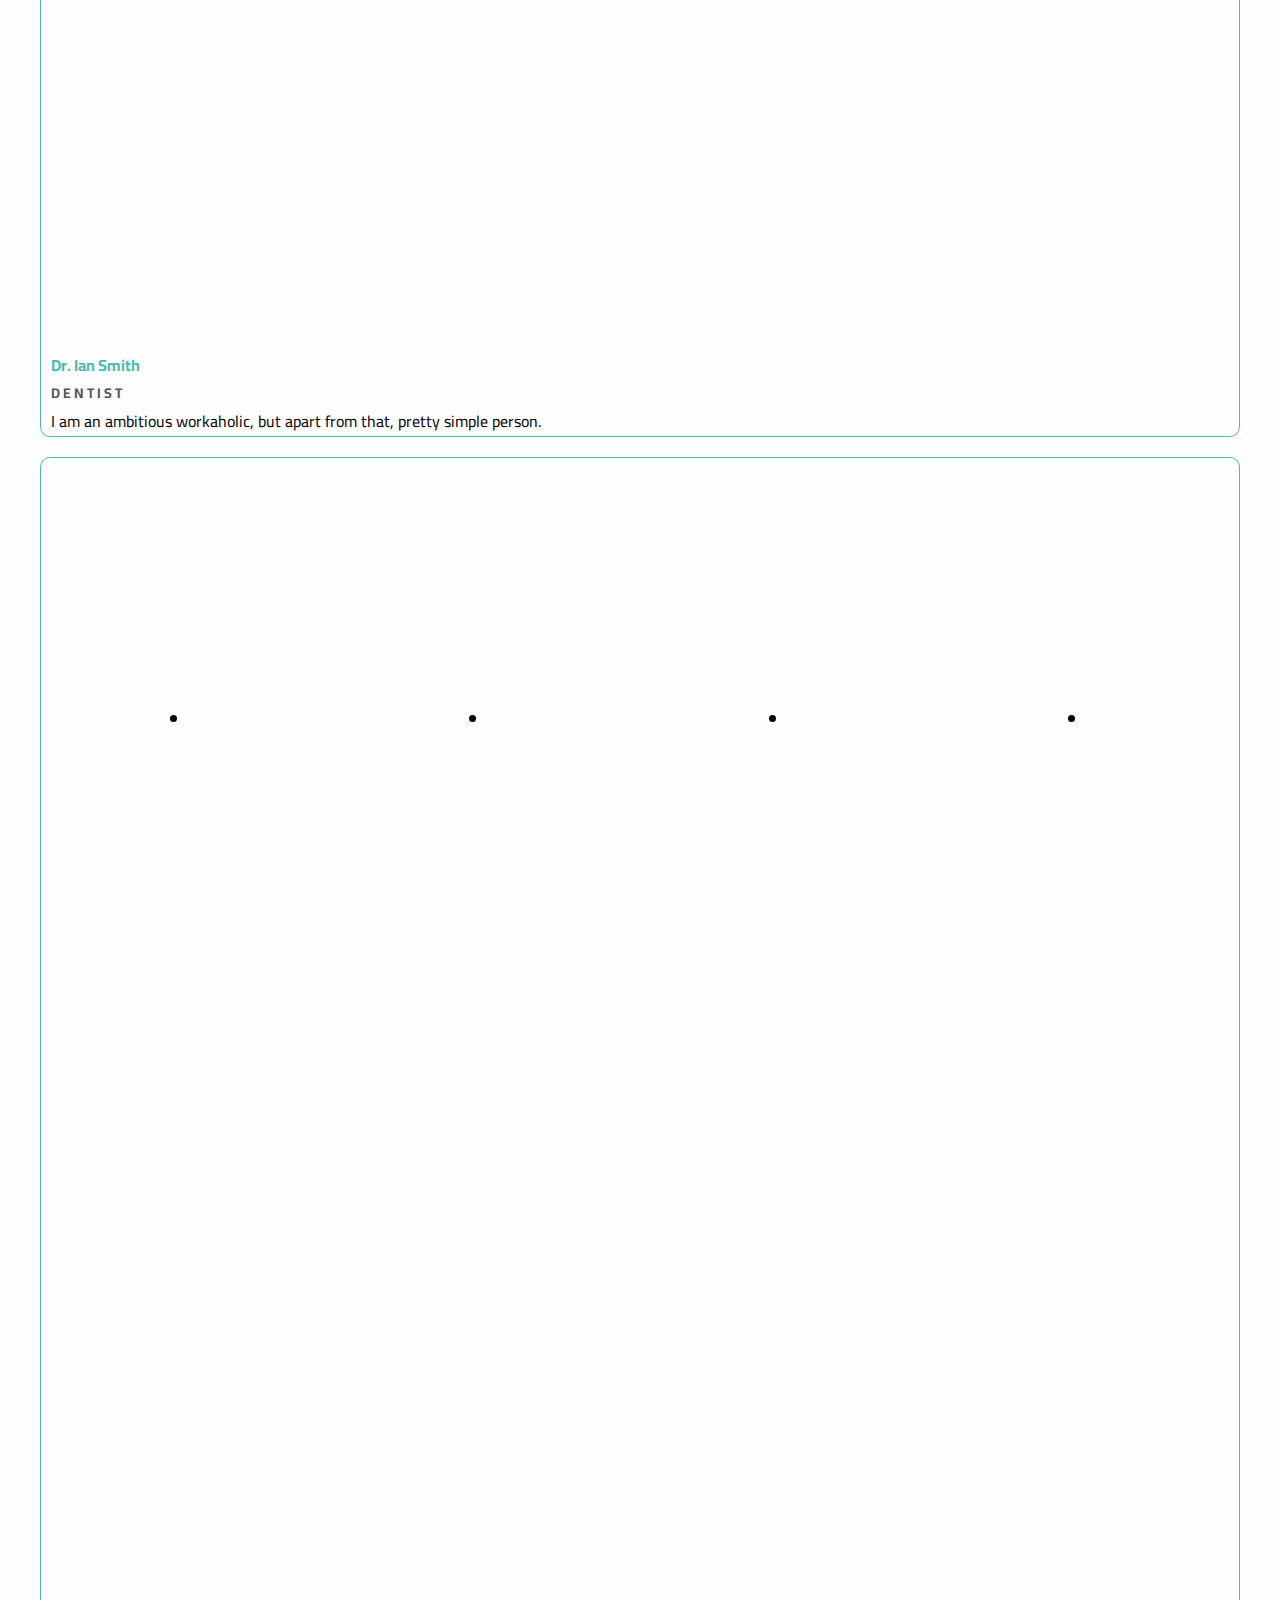
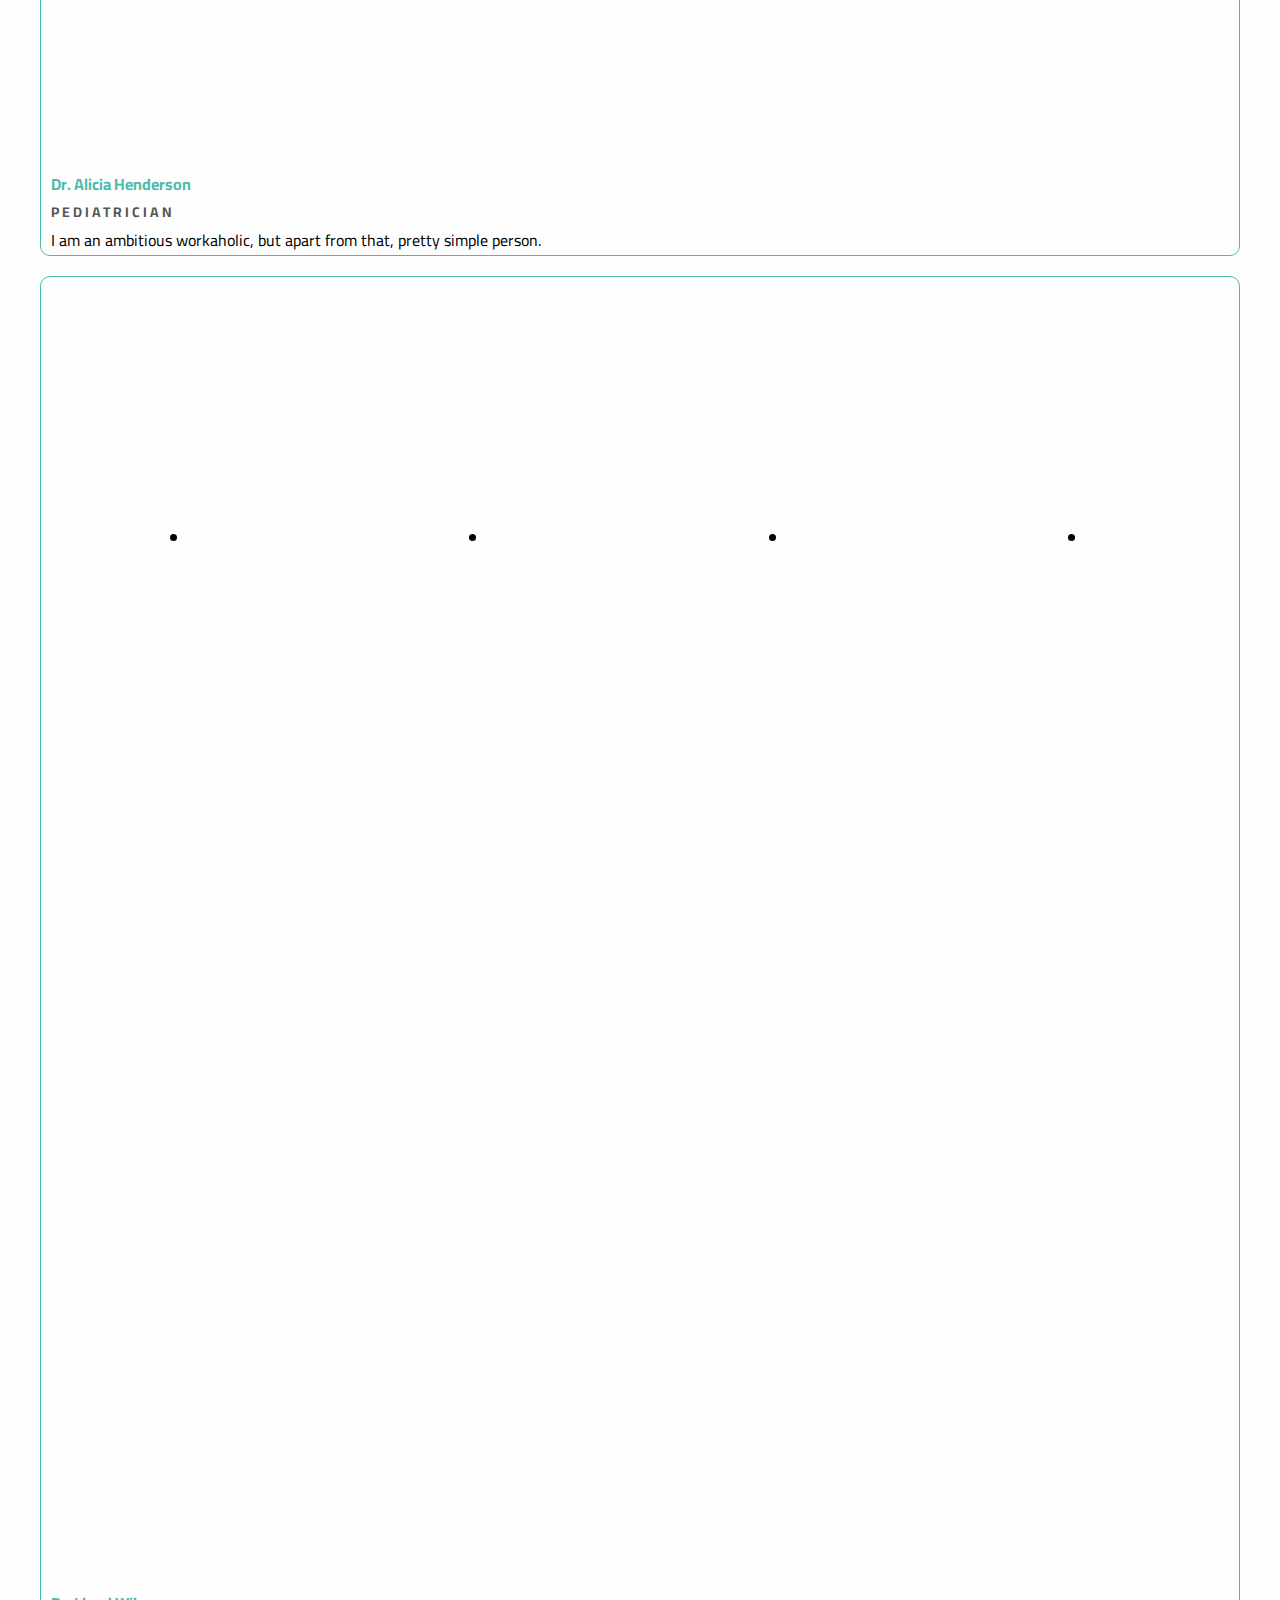
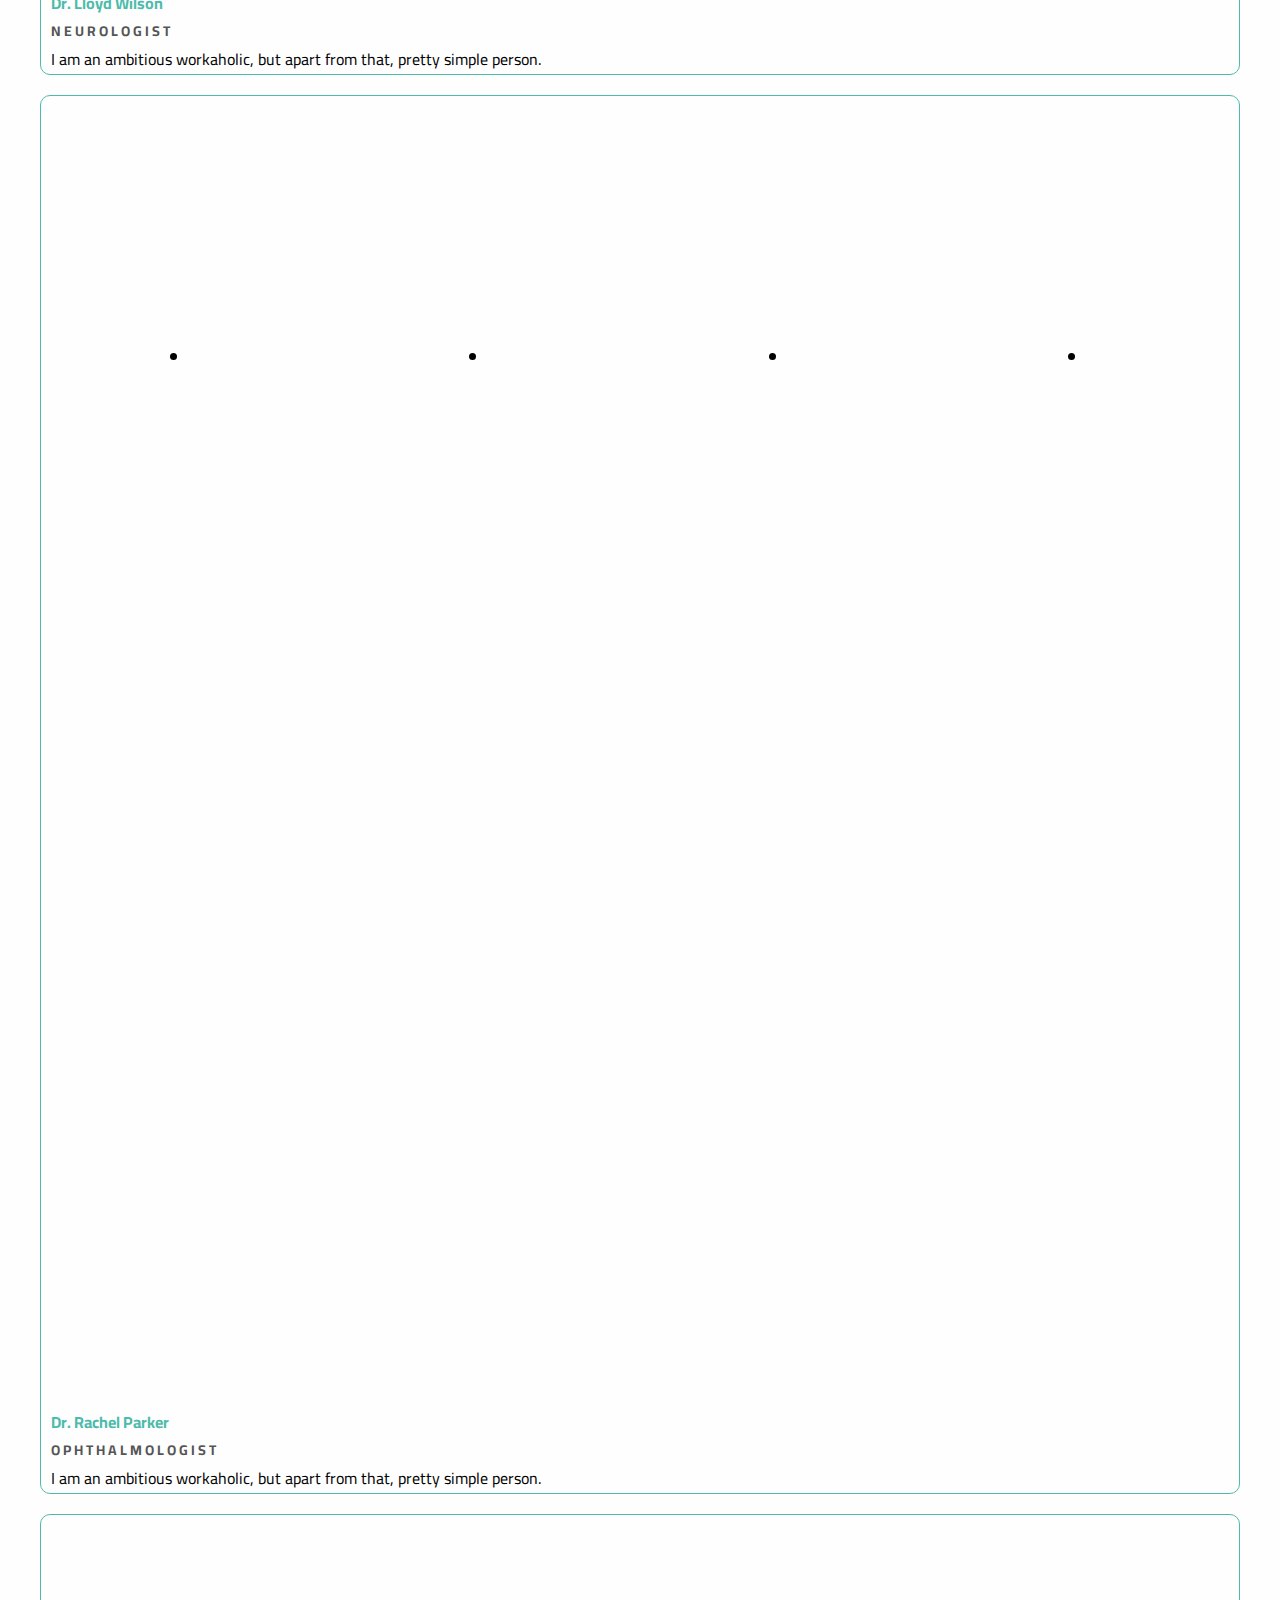
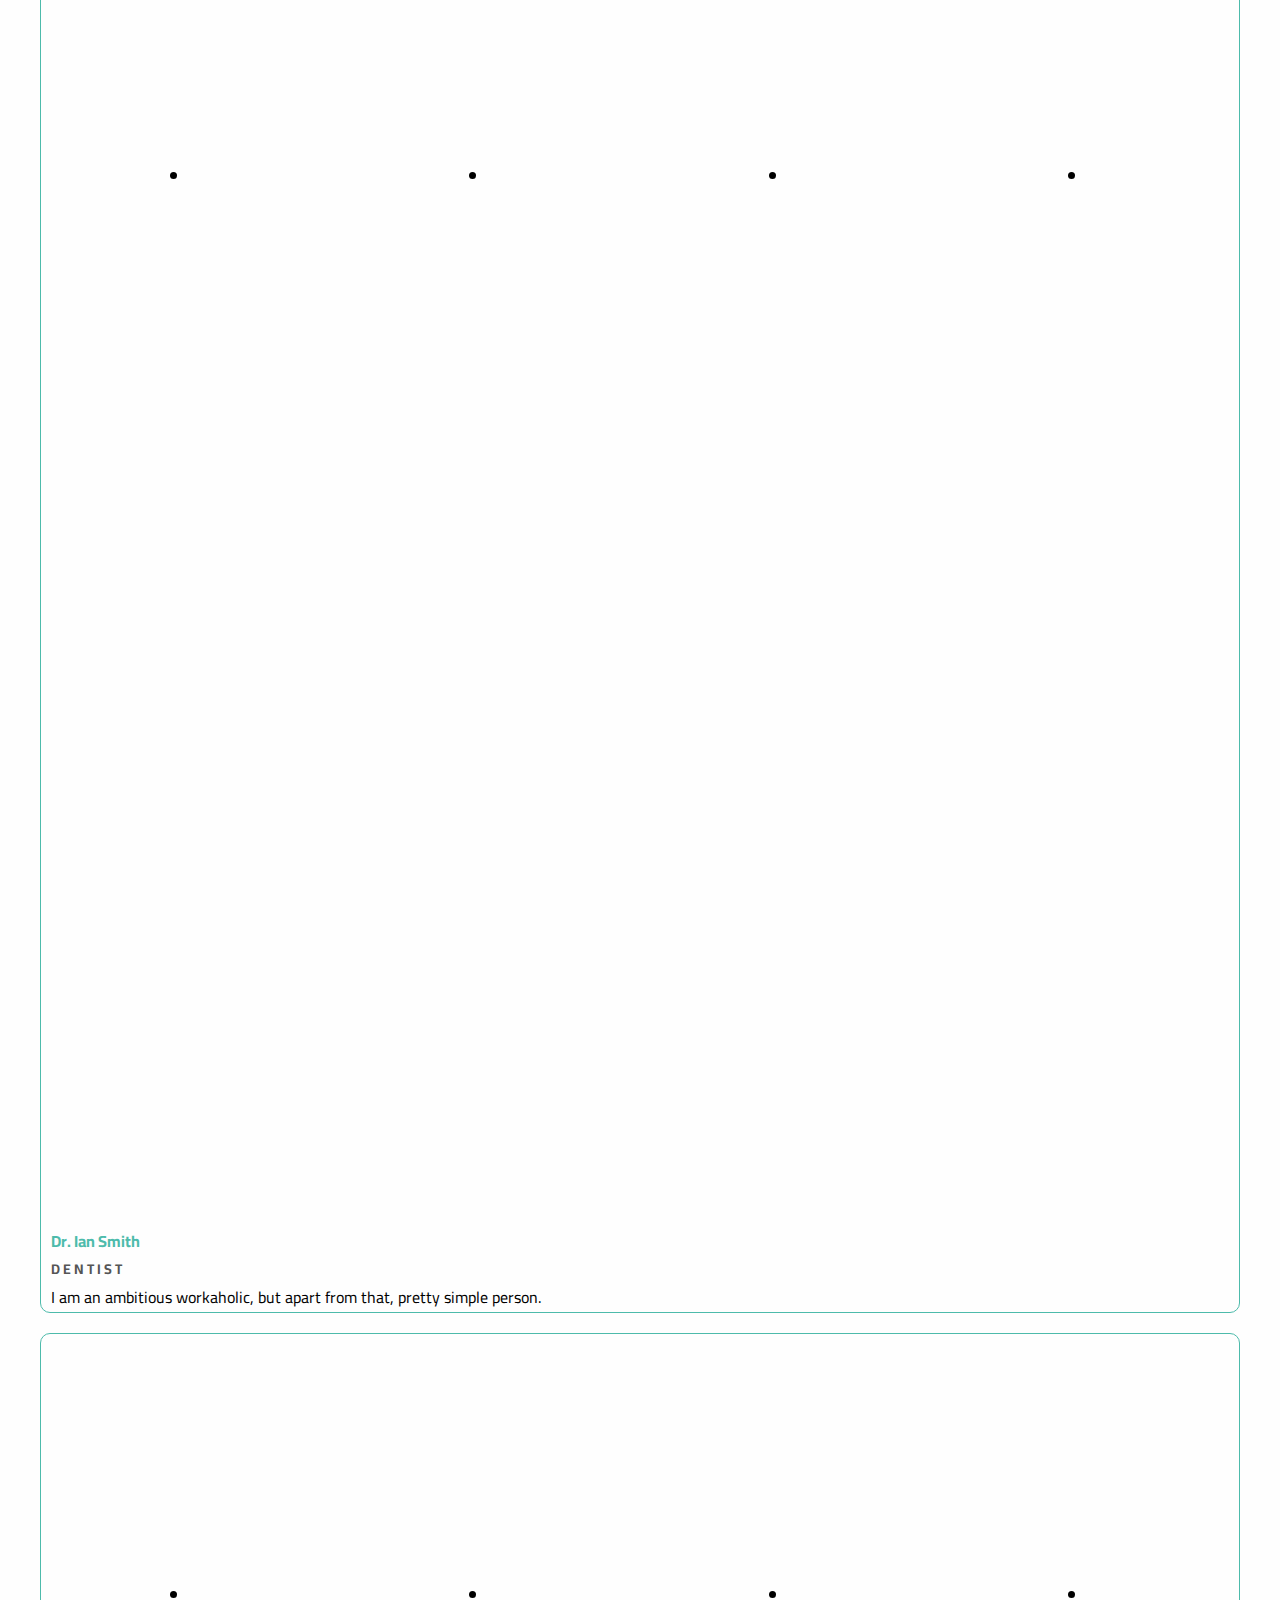
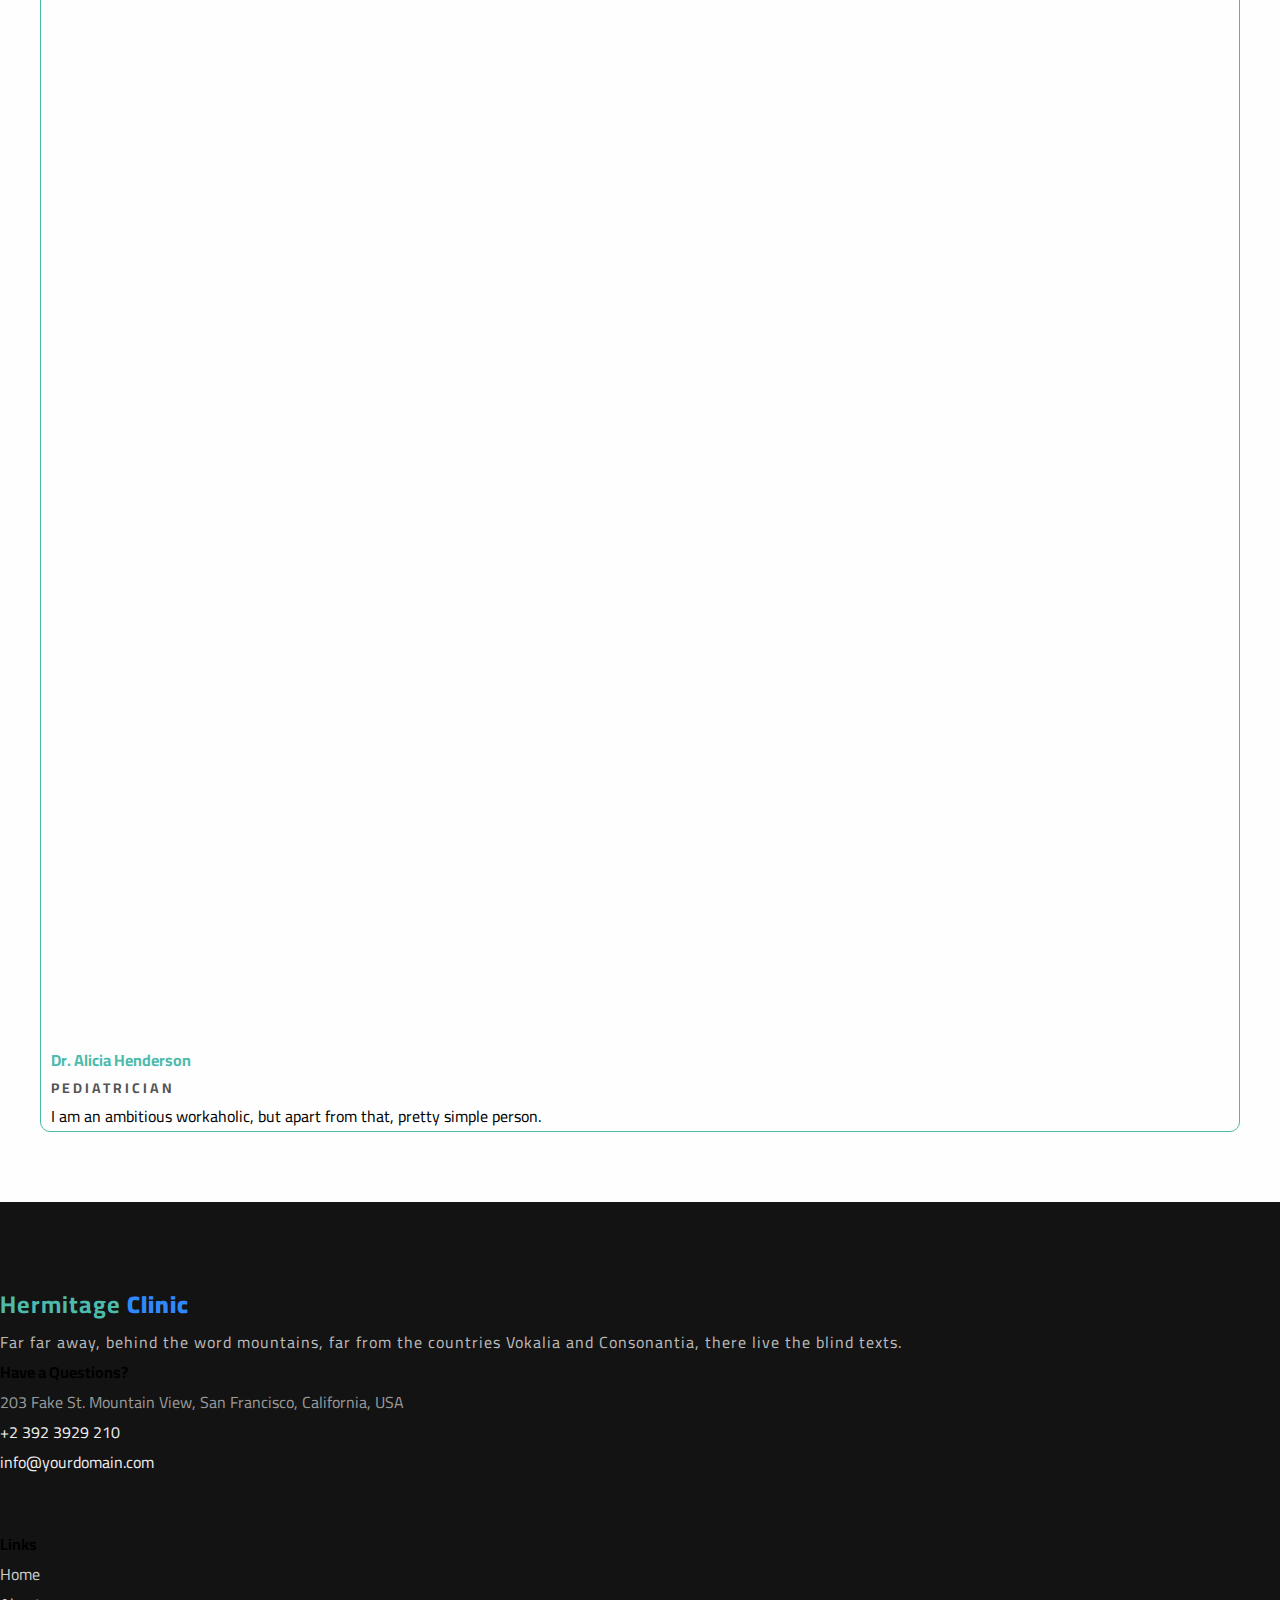
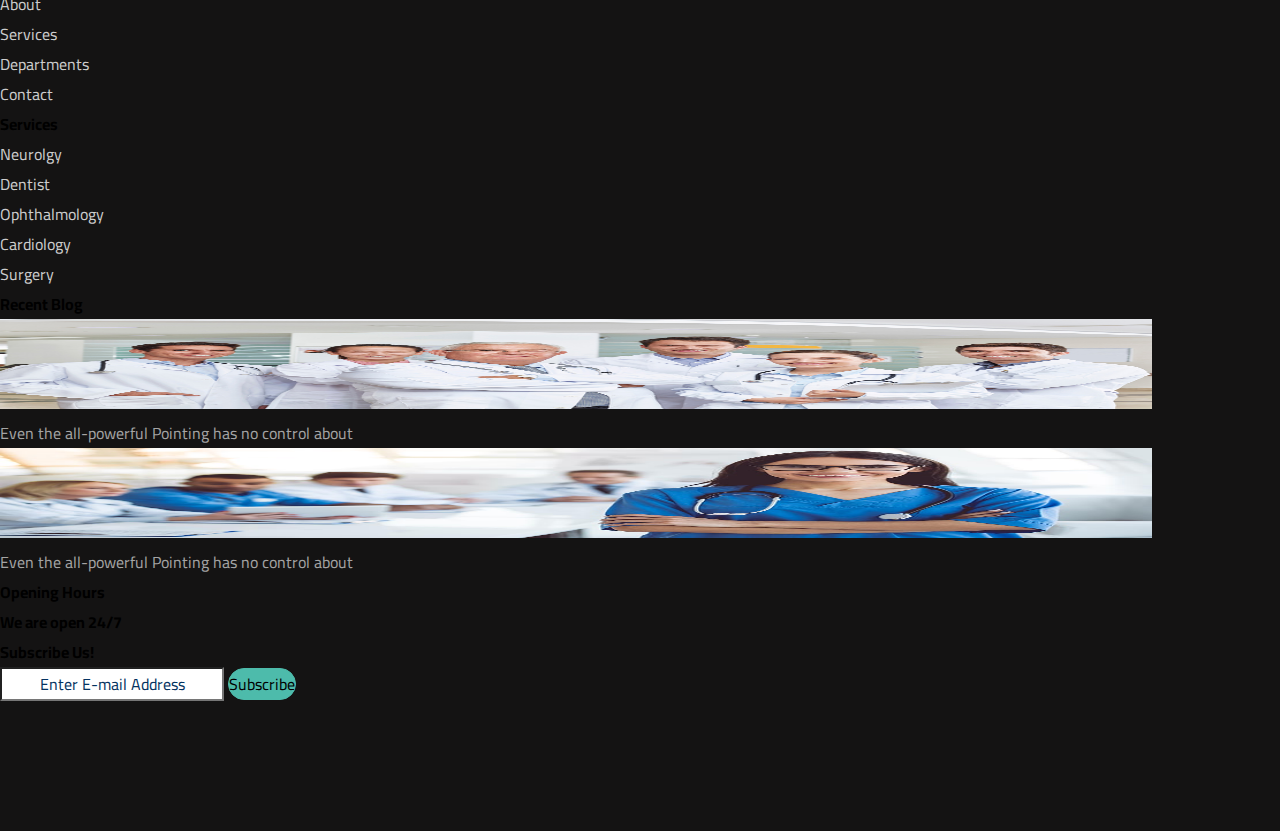
<file: doctors.html>
<!DOCTYPE html>
<html lang="en">

<head>
    <meta charset="UTF-8">
    <meta http-equiv="X-UA-Compatible" content="IE=edge">
    <meta name="viewport" content="width=device-width, initial-scale=1.0">
    <link rel="preconnect" href="https://fonts.googleapis.com">
    <link rel="preconnect" href="https://fonts.gstatic.com" crossorigin>
    <link href="https://fonts.googleapis.com/css2?family=Cairo&display=swap" rel="stylesheet">
    <link href="https://cdn.jsdelivr.net/npm/bootstrap@5.0.2/dist/css/bootstrap.min.css" rel="stylesheet" integrity="sha384-EVSTQN3/azprG1Anm3QDgpJLIm9Nao0Yz1ztcQTwFspd3yD65VohhpuuCOmLASjC" crossorigin="anonymous">
    <link rel="stylesheet" href="https://pro.fontawesome.com/releases/v5.10.0/css/all.css"
        integrity="sha384-AYmEC3Yw5cVb3ZcuHtOA93w35dYTsvhLPVnYs9eStHfGJvOvKxVfELGroGkvsg+p" crossorigin="anonymous" />
    <link rel="stylesheet" href="css/owl.carousel.css">
    <link rel="stylesheet" href="css/style.css">
    <link rel="stylesheet" href="css/animate.min.css"/>
    <link rel="icon" type="image/png" href="image/logo.png">
    <title>hermitage | Doctors</title>
    <link rel="" href="">
</head>

<body>
<div id="preloader"></div>
    <header>
        <div class="upper-nav" style="opacity: 1">
            <div class="container">
                <div class="row">
                    <div class="col-sm-6 col-md-4 col-lg-3">
                    <a href="index.html"><img class="wow slideInDown" data-wow-duration="0.5s" data-wow-delay="0s" src="image/logo.png" alt="hermitage" height="70px" width="70px"></a>
                    </div>
                    <div class="col-sm-6 col-md-4 col-lg-3">
                        <p class="wow slideInDown" data-wow-duration="0.5s" data-wow-delay="0s"><i class="fa fa-home"></i><span> Address : </span>198 West 21th Street, Suite 721 New York
                            NY10016</p>
                    </div>
                    <div class="col-sm-6 col-md-4 col-lg-3">
                        <p class="wow slideInDown" data-wow-duration="0.5s" data-wow-delay="0s"><i class="fa fa-envelope"></i><span> Email : </span>drcare@gmail.com</p>
                    </div>
                    <div class="col-sm-6 col-md-4 col-lg-3">
                        <p class="wow slideInDown" data-wow-duration="0.5s" data-wow-delay="0s"><i class="fa fa-phone"></i><span> Phone : </span>+201002233698</p>
                    </div>
                </div> <!-- row -->
            </div> <!-- Container -->
        </div> <!-- upper-nav -->

        <div class="lower-nav">
                <nav class="navbar navbar-expand-lg navbar-light">
                    <div class="container">
                        <button class="navbar-toggler" type="button" data-bs-toggle="collapse"
                            data-bs-target="#navbarNavDropdown" aria-controls="navbarNavDropdown" aria-expanded="false"
                            aria-label="Toggle navigation">
                            <span class="navbar-toggler-icon"></span>
                        </button>
                        <div class="collapse navbar-collapse" id="navbarNavDropdown">
                            <ul class="navbar-nav me-auto text-uppercase fw-bolder">
                                <li class="nav-item wow fadeInDown active" data-wow-duration="0.5s" data-wow-delay="0.5s">
                                    <a class="nav-link" href="index.html">Home</a>
                                </li>
                                <li class="nav-item wow fadeInDown" data-wow-duration="0.5s" data-wow-delay="0.7s">
                                    <a class="nav-link" href="about.html">About</a>
                                </li>
                                <li class="nav-item wow fadeInDown" data-wow-duration="0.5s" data-wow-delay="0.9s">
                                    <a class="nav-link" href="doctors.html">Doctor</a>
                                </li>
                                <li class="nav-item wow fadeInDown" data-wow-duration="0.5s" data-wow-delay="1.1s">
                                    <a class="nav-link" href="departments.html">Departments</a>
                                </li>
                                <li class="nav-item wow fadeInDown" data-wow-duration="0.5s" data-wow-delay="1.3s">
                                    <a class="nav-link" href="pricing.html">Pricing</a>
                                </li>
                                <li class="nav-item wow fadeInDown" data-wow-duration="0.5s" data-wow-delay="1.5s">
                                    <a class="nav-link" href="blog.html">Blog</a>
                                </li>
                                <li class="nav-item wow fadeInDown" data-wow-duration="0.5s" data-wow-delay="1.7s">
                                    <a class="nav-link" href="contact.html">Contact</a>
                                </li>
                                <li class="nav-item wow fadeInDown" data-wow-duration="0.5s" data-wow-delay="1.9s">
                                    <a class="nav-link" href="login.html">Login</a>
                                </li>
                            </ul>
                            <a class="special-btn wow fadeInDown" data-wow-duration="0.5" data-wow-delay="2.1" href="#">Make an Appointment</a>
                        </div>
                    </div>
                </nav>
            </div>
    </header>
    <button onclick="topFunction()" id="scroll-btn" title="Go to top"><i class="fa fa-arrow-up"></i></button>

    <section class="page-desc text-center">
    <div class="container">
        <h3 class="font-weight-bold wow zoomIn">Doctors</h3>
    </div>
</section>


<section class="doctors">
    <div class="container">
        <div class="tabs-desc text-center">
            <h5 class="text-uppercase">DOCTORS</h5>
            <h3 class="font-weight-bold text-capitalize">Our Qualified Doctors</h3>
            <p class="desc-paragraph">Separated they live in. A small river named Duden flows by their place and
                supplies it with the necessary regelialia. It is a paradisematic country</p>
        </div>
        <div class="doctor text-center">
            <div class="row large-doctors">
                <div class="col-sm-12 col-md-6 col-lg-3">
                    <div class="card">
                        <img src="image/Screenshot (5).png" class="wow zoomIn" width="100%" height="auto" alt="Doctor">
                        <div class="social-links"><ul class="list-unstyled py-2 mb-0">
                            <li><a href="#"><i class="fab fa-facebook-f"></a></i></li>
                            <li><a href="#"><i class="fab fa-twitter"></a></i></li>
                            <li><a href="#"><i class="fab fa-instagram"></a></i></li>
                            <li><a href="#"><i class="fab fa-linkedin"></a></i></li>
                        </ul></div>
                        <h5 class="my-3 fw-bolder">Dr. Lloyd Wilson</h5>
                        <h6 class="mb-2">NEUROLOGIST</h6>
                        <p>I am an ambitious workaholic, but apart from that, pretty simple person.</p>
                    </div>
                </div>
                <div class="col-sm-12 col-md-6 col-lg-3">
                    <div class="card">
                        <img src="image/Screenshot (6).png" class="wow zoomIn" width="100%" height="auto" alt="Doctor">
                        <div class="social-links"><ul class="list-unstyled py-2 mb-0">
                            <li><a href="#"><i class="fab fa-facebook-f"></a></i></li>
                            <li><a href="#"><i class="fab fa-twitter"></a></i></li>
                            <li><a href="#"><i class="fab fa-instagram"></a></i></li>
                            <li><a href="#"><i class="fab fa-linkedin"></a></i></li>
                        </ul></div>
                        <h5 class="my-3 fw-bolder">Dr. Rachel Parker</h5>
                        <h6 class="mb-2">OPHTHALMOLOGIST</h6>
                        <p>I am an ambitious workaholic, but apart from that, pretty simple person.</p>
                    </div>
                </div>
                <div class="col-sm-12 col-md-6 col-lg-3">
                    <div class="card">
                        <img src="image/Screenshot (7).png" class="wow zoomIn" width="100%" height="auto" alt="Doctor">
                        <div class="social-links"><ul class="list-unstyled py-2 mb-0">
                            <li><a href="#"><i class="fab fa-facebook-f"></a></i></li>
                            <li><a href="#"><i class="fab fa-twitter"></a></i></li>
                            <li><a href="#"><i class="fab fa-instagram"></a></i></li>
                            <li><a href="#"><i class="fab fa-linkedin"></a></i></li>
                        </ul></div>
                        <h5 class="my-3 fw-bolder">Dr. Ian Smith</h5>
                        <h6 class="mb-2">DENTIST</h6>
                        <p>I am an ambitious workaholic, but apart from that, pretty simple person.</p>
                    </div>
                </div>
                <div class="col-sm-12 col-md-6 col-lg-3">
                    <div class="card">
                        <img src="image/Screenshot (8).png" class="wow zoomIn" width="100%" height="auto" alt="Doctor">
                        <div class="social-links"><ul class="list-unstyled py-2 mb-0">
                            <li><a href="#"><i class="fab fa-facebook-f"></a></i></li>
                            <li><a href="#"><i class="fab fa-twitter"></a></i></li>
                            <li><a href="#"><i class="fab fa-instagram"></a></i></li>
                            <li><a href="#"><i class="fab fa-linkedin"></a></i></li>
                        </ul></div>
                        <h5 class="my-3 fw-bolder">Dr. Alicia Henderson</h5>
                        <h6 class="mb-2">PEDIATRICIAN</h6>
                        <p>I am an ambitious workaholic, but apart from that, pretty simple person.</p>
                    </div>
                </div>
                <div class="col-sm-12 col-md-6 col-lg-3">
                    <div class="card">
                        <img src="image/Screenshot (5).png" class="wow zoomIn" width="100%" height="auto" alt="Doctor">
                        <div class="social-links"><ul class="list-unstyled py-2 mb-0">
                            <li><a href="#"><i class="fab fa-facebook-f"></a></i></li>
                            <li><a href="#"><i class="fab fa-twitter"></a></i></li>
                            <li><a href="#"><i class="fab fa-instagram"></a></i></li>
                            <li><a href="#"><i class="fab fa-linkedin"></a></i></li>
                        </ul></div>
                        <h5 class="my-3 fw-bolder">Dr. Lloyd Wilson</h5>
                        <h6 class="mb-2">NEUROLOGIST</h6>
                        <p>I am an ambitious workaholic, but apart from that, pretty simple person.</p>
                    </div>
                </div>
                <div class="col-sm-12 col-md-6 col-lg-3">
                    <div class="card">
                        <img src="image/Screenshot (6).png" class="wow zoomIn" width="100%" height="auto" alt="Doctor">
                        <div class="social-links"><ul class="list-unstyled py-2 mb-0">
                            <li><a href="#"><i class="fab fa-facebook-f"></a></i></li>
                            <li><a href="#"><i class="fab fa-twitter"></a></i></li>
                            <li><a href="#"><i class="fab fa-instagram"></a></i></li>
                            <li><a href="#"><i class="fab fa-linkedin"></a></i></li>
                        </ul></div>
                        <h5 class="my-3 fw-bolder">Dr. Rachel Parker</h5>
                        <h6 class="mb-2">OPHTHALMOLOGIST</h6>
                        <p>I am an ambitious workaholic, but apart from that, pretty simple person.</p>
                    </div>
                </div>
                <div class="col-sm-12 col-md-6 col-lg-3">
                    <div class="card">
                        <img src="image/Screenshot (7).png" class="wow zoomIn" width="100%" height="auto" alt="Doctor">
                        <div class="social-links"><ul class="list-unstyled py-2 mb-0">
                            <li><a href="#"><i class="fab fa-facebook-f"></a></i></li>
                            <li><a href="#"><i class="fab fa-twitter"></a></i></li>
                            <li><a href="#"><i class="fab fa-instagram"></a></i></li>
                            <li><a href="#"><i class="fab fa-linkedin"></a></i></li>
                        </ul></div>
                        <h5 class="my-3 fw-bolder">Dr. Ian Smith</h5>
                        <h6 class="mb-2">DENTIST</h6>
                        <p>I am an ambitious workaholic, but apart from that, pretty simple person.</p>
                    </div>
                </div>
                <div class="col-sm-12 col-md-6 col-lg-3">
                    <div class="card">
                        <img src="image/Screenshot (8).png" class="wow zoomIn" width="100%" height="auto" alt="Doctor">
                        <div class="social-links"><ul class="list-unstyled py-2 mb-0">
                            <li><a href="#"><i class="fab fa-facebook-f"></a></i></li>
                            <li><a href="#"><i class="fab fa-twitter"></a></i></li>
                            <li><a href="#"><i class="fab fa-instagram"></a></i></li>
                            <li><a href="#"><i class="fab fa-linkedin"></a></i></li>
                        </ul></div>
                        <h5 class="my-3 fw-bolder">Dr. Alicia Henderson</h5>
                        <h6 class="mb-2">PEDIATRICIAN</h6>
                        <p>I am an ambitious workaholic, but apart from that, pretty simple person.</p>
                    </div>
                </div>
            </div>
            <div class="row small-doctors">
                <div class="col-sm-12 col-md-6 col-lg-3">
                    <div class="row mt-2">
                        <div class="col-6">
                            <div class="card">
                                <img src="image/Screenshot (5).png" width="100%" height="auto" alt="Doctor">
                            </div>
                        </div>
                        <div class="col-6 doc-sm-desc">
                            <h5 class="my-3 fw-bolder">Dr. Lloyd Wilson</h5>
                            <h6 class="mb-2">NEUROLOGIST</h6>
                            <p>I am an ambitious workaholic, but apart from that, pretty simple person.</p>
                        </div>
                    </div>
                </div>
                <div class="col-sm-12 col-md-6 col-lg-3">
                    <div class="row mt-2">
                        <div class="col-6">
                            <div class="card">
                                <img src="image/Screenshot (6).png" width="100%" height="auto" alt="Doctor">
                            </div>
                        </div>
                        <div class="col-6 doc-sm-desc">
                            <h5 class="my-3 fw-bolder">Dr. Rachel Parker</h5>
                            <h6 class="mb-2">OPHTHALMOLOGIST</h6>
                            <p>I am an ambitious workaholic, but apart from that, pretty simple person.</p>
                        </div>
                    </div>
                </div>
                <div class="col-sm-12 col-md-6 col-lg-3">
                    <div class="row mt-2">
                        <div class="col-6">
                            <div class="card">
                                <img src="image/Screenshot (7).png" width="100%" height="auto" alt="Doctor">
                            </div>
                        </div>
                        <div class="col-6 doc-sm-desc">
                            <h5 class="my-3 fw-bolder">Dr. Ian Smith</h5>
                            <h6 class="mb-2">DENTIST</h6>
                            <p>I am an ambitious workaholic, but apart from that, pretty simple person.</p>
                        </div>
                    </div>
                </div>
                <div class="col-sm-12 col-md-6 col-lg-3">
                    <div class="row mt-2">
                        <div class="col-6">
                            <div class="card">
                                <img src="image/Screenshot (8).png" width="100%" height="auto" alt="Doctor">
                            </div>
                        </div>
                        <div class="col-6 doc-sm-desc">
                            <h5 class="my-3 fw-bolder">Dr. Alicia Henderson</h5>
                            <h6 class="mb-2">PEDIATRICIAN</h6>
                            <p>I am an ambitious workaholic, but apart from that, pretty simple person.</p>
                        </div>
                    </div>
                </div>
                <div class="col-sm-12 col-md-6 col-lg-3">
                    <div class="row mt-2">
                        <div class="col-6">
                            <div class="card">
                                <img src="image/Screenshot (5).png" width="100%" height="auto" alt="Doctor">
                            </div>
                        </div>
                        <div class="col-6 doc-sm-desc">
                            <h5 class="my-3 fw-bolder">Dr. Lloyd Wilson</h5>
                            <h6 class="mb-2">NEUROLOGIST</h6>
                            <p>I am an ambitious workaholic, but apart from that, pretty simple person.</p>
                        </div>
                    </div>
                </div>
                <div class="col-sm-12 col-md-6 col-lg-3">
                    <div class="row mt-2">
                        <div class="col-6">
                            <div class="card">
                                <img src="image/Screenshot (6).png" width="100%" height="auto" alt="Doctor">
                            </div>
                        </div>
                        <div class="col-6 doc-sm-desc">
                            <h5 class="my-3 fw-bolder">Dr. Rachel Parker</h5>
                            <h6 class="mb-2">OPHTHALMOLOGIST</h6>
                            <p>I am an ambitious workaholic, but apart from that, pretty simple person.</p>
                        </div>
                    </div>
                </div>
                <div class="col-sm-12 col-md-6 col-lg-3">
                    <div class="row mt-2">
                        <div class="col-6">
                            <div class="card">
                                <img src="image/Screenshot (7).png" width="100%" height="auto" alt="Doctor">
                            </div>
                        </div>
                        <div class="col-6 doc-sm-desc">
                            <h5 class="my-3 fw-bolder">Dr. Ian Smith</h5>
                            <h6 class="mb-2">DENTIST</h6>
                            <p>I am an ambitious workaholic, but apart from that, pretty simple person.</p>
                        </div>
                    </div>
                </div>
                <div class="col-sm-12 col-md-6 col-lg-3">
                    <div class="row mt-2">
                        <div class="col-6">
                            <div class="card">
                                <img src="image/Screenshot (8).png" width="100%" height="auto" alt="Doctor">
                            </div>
                        </div>
                        <div class="col-6 doc-sm-desc">
                            <h5 class="my-3 fw-bolder">Dr. Alicia Henderson</h5>
                            <h6 class="mb-2">PEDIATRICIAN</h6>
                            <p>I am an ambitious workaholic, but apart from that, pretty simple person.</p>
                        </div>
                    </div>
                </div>
            </div>
        </div>
    </div>
</section>


<section class="footer">
        <div class="container">
            <div class="row">
                <div class="col-sm-6 col-md-6 col-lg-3">
                    <h2>Hermitage <span> Clinic</span></h2>
                    <p class="mt-lg-5">Far far away, behind the word mountains, far from the countries Vokalia and
                        Consonantia, there live the blind texts.</p>
                    <h4 class="mt-5 mb-3 text-light font-weight-bolder">Have a Questions?</h4>
                    <ul class="list-unstyled location-details">
                        <li class="my-3"><i class="fa fa-home text-light me-2"></i> 203 Fake St. Mountain View, San
                            Francisco, California, USA</li>
                        <li class="my-4"><i class="fa fa-phone text-light me-2"></i>+2 392 3929 210</li>
                        <li class="my-4"><i class="fa fa-envelope text-light me-2"></i> info@yourdomain.com</li>
                    </ul>
                    <ul class="social-ico ps-0">
                        <li class="wow fadeInUp" data-wow-delay="0.5s"><a href="#"><i class="fab fa-facebook-f"></a></i></li>
                        <li class="wow fadeInUp" data-wow-delay="0.75s"><a href="#"><i class="fab fa-twitter"></a></i></li>
                        <li class="wow fadeInUp" data-wow-delay="1s"><a href="#"><i class="fab fa-instagram"></a></i></li>
                    </ul>
                </div>
                <div class="col-sm-6 col-md-6 col-lg-3">
                    <h4 class="mb-lg-5 text-light font-weight-bolder">Links</h4>
                    <ul class="list-unstyled second-col">
                        <a href="index.html">
                            <li class="my-1"><i class="fa fa-arrow-right me-2"></i>Home</li>
                        </a>
                        <a href="about.html">
                            <li class="my-1"><i class="fa fa-arrow-right me-2"></i>About</li>
                        </a>
                        <a href="#departments">
                            <li class="my-1"><i class="fa fa-arrow-right me-2"></i>Services</li>
                        </a>
                        <a href="departments.html">
                            <li class="my-1"><i class="fa fa-arrow-right me-2"></i>Departments</li>
                        </a>
                        <a href="contact.html">
                            <li class="my-1"><i class="fa fa-arrow-right me-2"></i>Contact</li>
                        </a>
                    </ul>
                    <h4 class="my-lg-5 text-light font-weight-bolder">Services</h4>
                    <ul class="list-unstyled second-col">
                        <a href="#">
                            <li class="my-1"><i class="fa fa-arrow-right me-2"></i>Neurolgy</li>
                        </a>
                        <a href="#">
                            <li class="my-1"><i class="fa fa-arrow-right me-2"></i>Dentist</li>
                        </a>
                        <a href="#">
                            <li class="my-1"><i class="fa fa-arrow-right me-2"></i>Ophthalmology</li>
                        </a>
                        <a href="#">
                            <li class="my-1"><i class="fa fa-arrow-right me-2"></i>Cardiology</li>
                        </a>
                        <a href="#">
                            <li class="my-1"><i class="fa fa-arrow-right me-2"></i>Surgery</li>
                        </a>
                    </ul>
                </div>
                <div class="col-sm-6 col-md-6 col-lg-3">
                    <h4 class="mb-lg-5 text-light font-weight-bolder">Recent Blog</h4>
                    <div class="row">
                        <div class="col-6" style="padding: 0px;">
                            <img src="image/blog1.jpg" height="90px" width="90%" alt="blog1">
                        </div>
                        <div class="col-6 third-col">
                            <a href="#">Even the all-powerful Pointing has no control about</a>
                        </div>
                        <div class="col-6 mt-5" style="padding: 0px;">
                            <img src="image/blog2.jpg" height="90px" width="90%" alt="blog1">
                        </div>
                        <div class="col-6 mt-5 third-col">
                            <a href="#">Even the all-powerful Pointing has no control about</a>
                        </div>
                    </div>
                </div>
                <div class="col-sm-6 col-md-6 col-lg-3">
                    <h4 class="mb-lg-5 text-light font-weight-bolder">Opening Hours</h4>
                    <h5 class="ml-3 text-light font-weight-light"> <i class="fa fa-clock mr-3 text-secondary"></i> We
                        are open 24/7</h5>
                    <h4 class="my-lg-5 text-light font-weight-bolder">Subscribe Us!</h4>
                    <form action="" class="submit-form" method="">
                        <input type="email" required class="form-control" placeholder="Enter E-mail Address">
                        <button class="font-weight-bold btn btn-primary form-control mt-3"
                            type="submit">Subscribe</button>
                    </form>
                </div>
            </div>
        </div>
    </section>

    <footer>
        <div class="container wow fadeIn">
            <h2>Copyright ©2022 All rights reserved | This template is made with by Mohamed Elbehary</h2>
        </div>
    </footer>
    <script src="https://cdn.jsdelivr.net/npm/bootstrap@5.0.2/dist/js/bootstrap.bundle.min.js" integrity="sha384-MrcW6ZMFYlzcLA8Nl+NtUVF0sA7MsXsP1UyJoMp4YLEuNSfAP+JcXn/tWtIaxVXM" crossorigin="anonymous"></script>
    <script src="https://cdnjs.cloudflare.com/ajax/libs/jquery/3.6.0/jquery.min.js"></script>
    <script src="js/owl.carousel.js"></script>
    <script src="js/main.js"></script>
    <script src="js/wow.min.js"></script>
    <script>
        new WOW().init(); 
    </script>
</body>
</html>
</file>
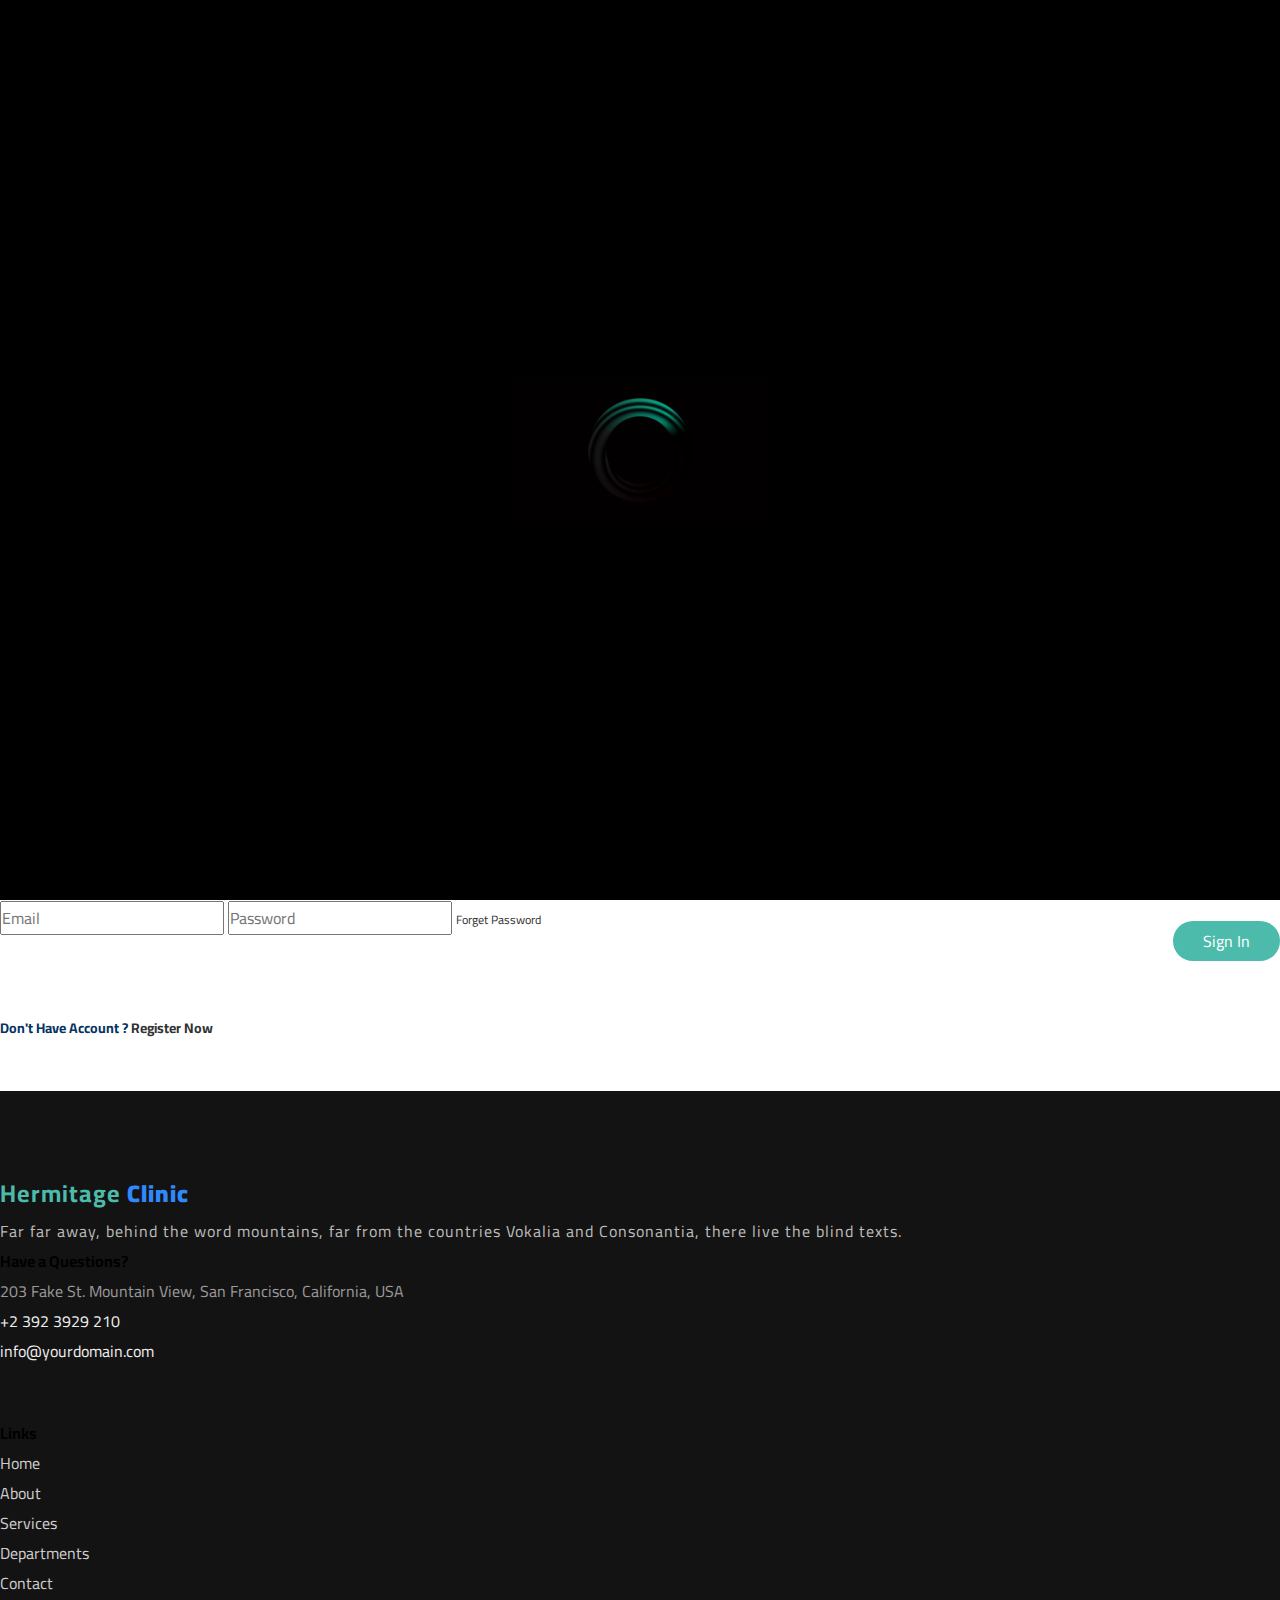
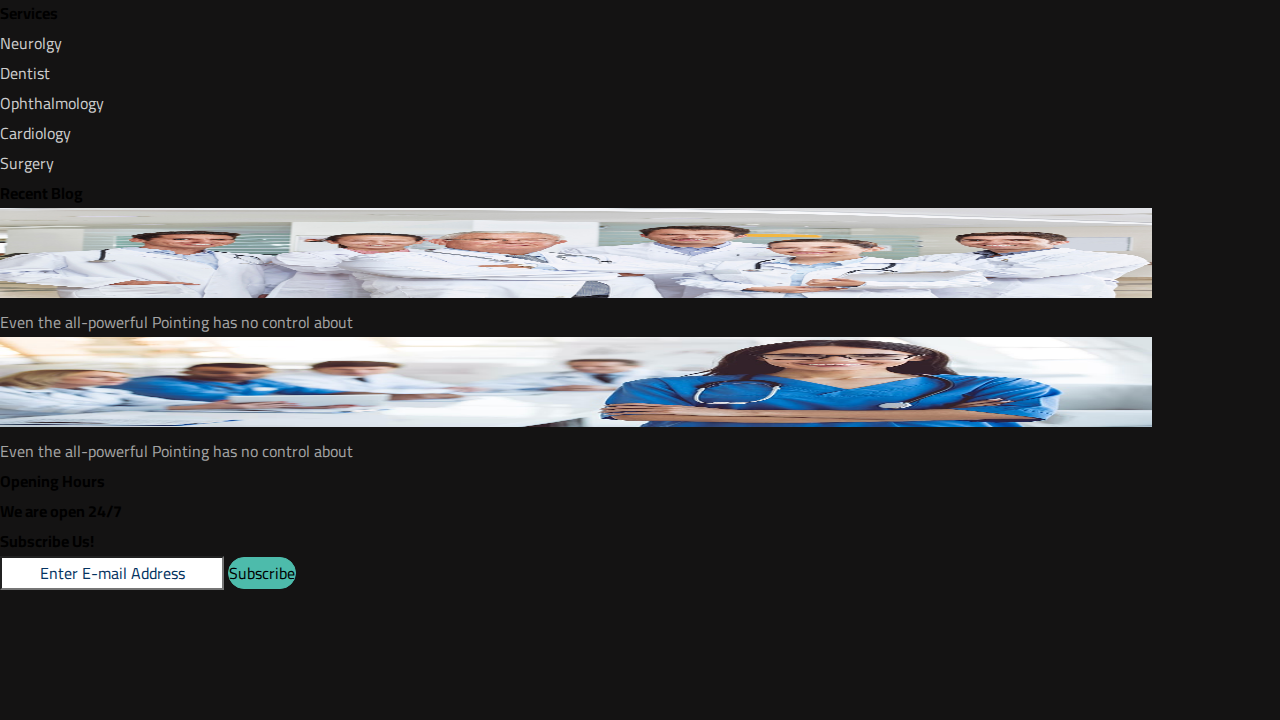
<file: login.html>
<!DOCTYPE html>
<html lang="en">

<head>
    <meta charset="UTF-8">
    <meta http-equiv="X-UA-Compatible" content="IE=edge">
    <meta name="viewport" content="width=device-width, initial-scale=1.0">
    <link rel="preconnect" href="https://fonts.googleapis.com">
    <link rel="preconnect" href="https://fonts.gstatic.com" crossorigin>
    <link href="https://fonts.googleapis.com/css2?family=Cairo&display=swap" rel="stylesheet">
    <link href="https://cdn.jsdelivr.net/npm/bootstrap@5.0.2/dist/css/bootstrap.min.css" rel="stylesheet" integrity="sha384-EVSTQN3/azprG1Anm3QDgpJLIm9Nao0Yz1ztcQTwFspd3yD65VohhpuuCOmLASjC" crossorigin="anonymous">
    <link rel="stylesheet" href="https://pro.fontawesome.com/releases/v5.10.0/css/all.css"
        integrity="sha384-AYmEC3Yw5cVb3ZcuHtOA93w35dYTsvhLPVnYs9eStHfGJvOvKxVfELGroGkvsg+p" crossorigin="anonymous" />
    <link rel="stylesheet" href="css/owl.carousel.css">
    <link rel="stylesheet" href="css/style.css">
    <link rel="stylesheet" href="css/animate.min.css"/>
    <link rel="icon" type="image/png" href="image/logo.png">
    <title>hermitage | Login</title>
    <link rel="" href="">
</head>

<body>
<div id="preloader"></div>
    <header>
        <div class="upper-nav" style="opacity: 1">
            <div class="container">
                <div class="row">
                    <div class="col-sm-6 col-md-4 col-lg-3">
                    <a href="index.html"><img class="wow slideInDown" data-wow-duration="0.5s" data-wow-delay="0s" src="image/logo.png" alt="hermitage" height="70px" width="70px"></a>
                    </div>
                    <div class="col-sm-6 col-md-4 col-lg-3">
                        <p class="wow slideInDown" data-wow-duration="0.5s" data-wow-delay="0s"><i class="fa fa-home"></i><span> Address : </span>198 West 21th Street, Suite 721 New York
                            NY10016</p>
                    </div>
                    <div class="col-sm-6 col-md-4 col-lg-3">
                        <p class="wow slideInDown" data-wow-duration="0.5s" data-wow-delay="0s"><i class="fa fa-envelope"></i><span> Email : </span>drcare@gmail.com</p>
                    </div>
                    <div class="col-sm-6 col-md-4 col-lg-3">
                        <p class="wow slideInDown" data-wow-duration="0.5s" data-wow-delay="0s"><i class="fa fa-phone"></i><span> Phone : </span>+201002233698</p>
                    </div>
                </div> <!-- row -->
            </div> <!-- Container -->
        </div> <!-- upper-nav -->

        <div class="lower-nav">
                <nav class="navbar navbar-expand-lg navbar-light">
                    <div class="container">
                        <button class="navbar-toggler" type="button" data-bs-toggle="collapse"
                            data-bs-target="#navbarNavDropdown" aria-controls="navbarNavDropdown" aria-expanded="false"
                            aria-label="Toggle navigation">
                            <span class="navbar-toggler-icon"></span>
                        </button>
                        <div class="collapse navbar-collapse" id="navbarNavDropdown">
                            <ul class="navbar-nav me-auto text-uppercase fw-bolder">
                                <li class="nav-item wow fadeInDown active" data-wow-duration="0.5s" data-wow-delay="0.5s">
                                    <a class="nav-link" href="index.html">Home</a>
                                </li>
                                <li class="nav-item wow fadeInDown" data-wow-duration="0.5s" data-wow-delay="0.7s">
                                    <a class="nav-link" href="about.html">About</a>
                                </li>
                                <li class="nav-item wow fadeInDown" data-wow-duration="0.5s" data-wow-delay="0.9s">
                                    <a class="nav-link" href="doctors.html">Doctor</a>
                                </li>
                                <li class="nav-item wow fadeInDown" data-wow-duration="0.5s" data-wow-delay="1.1s">
                                    <a class="nav-link" href="departments.html">Departments</a>
                                </li>
                                <li class="nav-item wow fadeInDown" data-wow-duration="0.5s" data-wow-delay="1.3s">
                                    <a class="nav-link" href="pricing.html">Pricing</a>
                                </li>
                                <li class="nav-item wow fadeInDown" data-wow-duration="0.5s" data-wow-delay="1.5s">
                                    <a class="nav-link" href="blog.html">Blog</a>
                                </li>
                                <li class="nav-item wow fadeInDown" data-wow-duration="0.5s" data-wow-delay="1.7s">
                                    <a class="nav-link" href="contact.html">Contact</a>
                                </li>
                                <li class="nav-item wow fadeInDown" data-wow-duration="0.5s" data-wow-delay="1.9s">
                                    <a class="nav-link" href="login.html">Login</a>
                                </li>
                            </ul>
                            <a class="special-btn wow fadeInDown" data-wow-duration="0.5" data-wow-delay="2.1" href="#">Make an Appointment</a>
                        </div>
                    </div>
                </nav>
            </div>
    </header>
    <button onclick="topFunction()" id="scroll-btn" title="Go to top"><i class="fa fa-arrow-up"></i></button>
    <section class="page-desc text-center">
    <div class="container">
        <h3 class="font-weight-bold wow zoomIn">Login</h3>
    </div>
</section>
<div class="login">
    <div class="container">
        <div class="row">
            <div class="col-sm-12 col-md-6 offset-md-3 col-lg-4 offset-lg-4">
                <div class="card pt-3 pb-1 px-3">
                    <h2 class="text-center">Sign In</h2>
                    <div class="card py-2 mb-3 text-center">
                       <a href="#"><img src="image/gmail.png" height="20px" width="20px" class="me-2" alt="gmail"> Sign In with Gmail</a> 
                    </div>
                    <form action="profile.html" method="POST" class="form-group login-form">
                        <input type="email" class="form-control" placeholder="Email" required>
                        <input type="password" class="form-control" placeholder="Password" required>
                        <a href="#">Forget Password</a>
                        <button type="submit">Sign In</button>
                        <h6>Don't Have Account ? <a href="register.html">Register Now</a></h6>
                    </form>
                </div>
            </div>
        </div>
    </div>
</div>
<section class="footer">
        <div class="container">
            <div class="row">
                <div class="col-sm-6 col-md-6 col-lg-3">
                    <h2>Hermitage <span> Clinic</span></h2>
                    <p class="mt-lg-5">Far far away, behind the word mountains, far from the countries Vokalia and
                        Consonantia, there live the blind texts.</p>
                    <h4 class="mt-5 mb-3 text-light font-weight-bolder">Have a Questions?</h4>
                    <ul class="list-unstyled location-details">
                        <li class="my-3"><i class="fa fa-home text-light me-2"></i> 203 Fake St. Mountain View, San
                            Francisco, California, USA</li>
                        <li class="my-4"><i class="fa fa-phone text-light me-2"></i>+2 392 3929 210</li>
                        <li class="my-4"><i class="fa fa-envelope text-light me-2"></i> info@yourdomain.com</li>
                    </ul>
                    <ul class="social-ico ps-0">
                        <li class="wow fadeInUp" data-wow-delay="0.5s"><a href="#"><i class="fab fa-facebook-f"></a></i></li>
                        <li class="wow fadeInUp" data-wow-delay="0.75s"><a href="#"><i class="fab fa-twitter"></a></i></li>
                        <li class="wow fadeInUp" data-wow-delay="1s"><a href="#"><i class="fab fa-instagram"></a></i></li>
                    </ul>
                </div>
                <div class="col-sm-6 col-md-6 col-lg-3">
                    <h4 class="mb-lg-5 text-light font-weight-bolder">Links</h4>
                    <ul class="list-unstyled second-col">
                        <a href="index.html">
                            <li class="my-1"><i class="fa fa-arrow-right me-2"></i>Home</li>
                        </a>
                        <a href="about.html">
                            <li class="my-1"><i class="fa fa-arrow-right me-2"></i>About</li>
                        </a>
                        <a href="#departments">
                            <li class="my-1"><i class="fa fa-arrow-right me-2"></i>Services</li>
                        </a>
                        <a href="departments.html">
                            <li class="my-1"><i class="fa fa-arrow-right me-2"></i>Departments</li>
                        </a>
                        <a href="contact.html">
                            <li class="my-1"><i class="fa fa-arrow-right me-2"></i>Contact</li>
                        </a>
                    </ul>
                    <h4 class="my-lg-5 text-light font-weight-bolder">Services</h4>
                    <ul class="list-unstyled second-col">
                        <a href="#">
                            <li class="my-1"><i class="fa fa-arrow-right me-2"></i>Neurolgy</li>
                        </a>
                        <a href="#">
                            <li class="my-1"><i class="fa fa-arrow-right me-2"></i>Dentist</li>
                        </a>
                        <a href="#">
                            <li class="my-1"><i class="fa fa-arrow-right me-2"></i>Ophthalmology</li>
                        </a>
                        <a href="#">
                            <li class="my-1"><i class="fa fa-arrow-right me-2"></i>Cardiology</li>
                        </a>
                        <a href="#">
                            <li class="my-1"><i class="fa fa-arrow-right me-2"></i>Surgery</li>
                        </a>
                    </ul>
                </div>
                <div class="col-sm-6 col-md-6 col-lg-3">
                    <h4 class="mb-lg-5 text-light font-weight-bolder">Recent Blog</h4>
                    <div class="row">
                        <div class="col-6" style="padding: 0px;">
                            <img src="image/blog1.jpg" height="90px" width="90%" alt="blog1">
                        </div>
                        <div class="col-6 third-col">
                            <a href="#">Even the all-powerful Pointing has no control about</a>
                        </div>
                        <div class="col-6 mt-5" style="padding: 0px;">
                            <img src="image/blog2.jpg" height="90px" width="90%" alt="blog1">
                        </div>
                        <div class="col-6 mt-5 third-col">
                            <a href="#">Even the all-powerful Pointing has no control about</a>
                        </div>
                    </div>
                </div>
                <div class="col-sm-6 col-md-6 col-lg-3">
                    <h4 class="mb-lg-5 text-light font-weight-bolder">Opening Hours</h4>
                    <h5 class="ml-3 text-light font-weight-light"> <i class="fa fa-clock mr-3 text-secondary"></i> We
                        are open 24/7</h5>
                    <h4 class="my-lg-5 text-light font-weight-bolder">Subscribe Us!</h4>
                    <form action="" class="submit-form" method="">
                        <input type="email" required class="form-control" placeholder="Enter E-mail Address">
                        <button class="font-weight-bold btn btn-primary form-control mt-3"
                            type="submit">Subscribe</button>
                    </form>
                </div>
            </div>
        </div>
    </section>

    <footer>
        <div class="container wow fadeIn">
            <h2>Copyright ©2022 All rights reserved | This template is made with by Mohamed Elbehary</h2>
        </div>
    </footer>
    <script src="https://cdn.jsdelivr.net/npm/bootstrap@5.0.2/dist/js/bootstrap.bundle.min.js" integrity="sha384-MrcW6ZMFYlzcLA8Nl+NtUVF0sA7MsXsP1UyJoMp4YLEuNSfAP+JcXn/tWtIaxVXM" crossorigin="anonymous"></script>
    <script src="https://cdnjs.cloudflare.com/ajax/libs/jquery/3.6.0/jquery.min.js"></script>
    <script src="js/owl.carousel.js"></script>
    <script src="js/main.js"></script>
    <script src="js/wow.min.js"></script>
    <script>
        new WOW().init(); 
    </script>
</body>
</html>
</file>
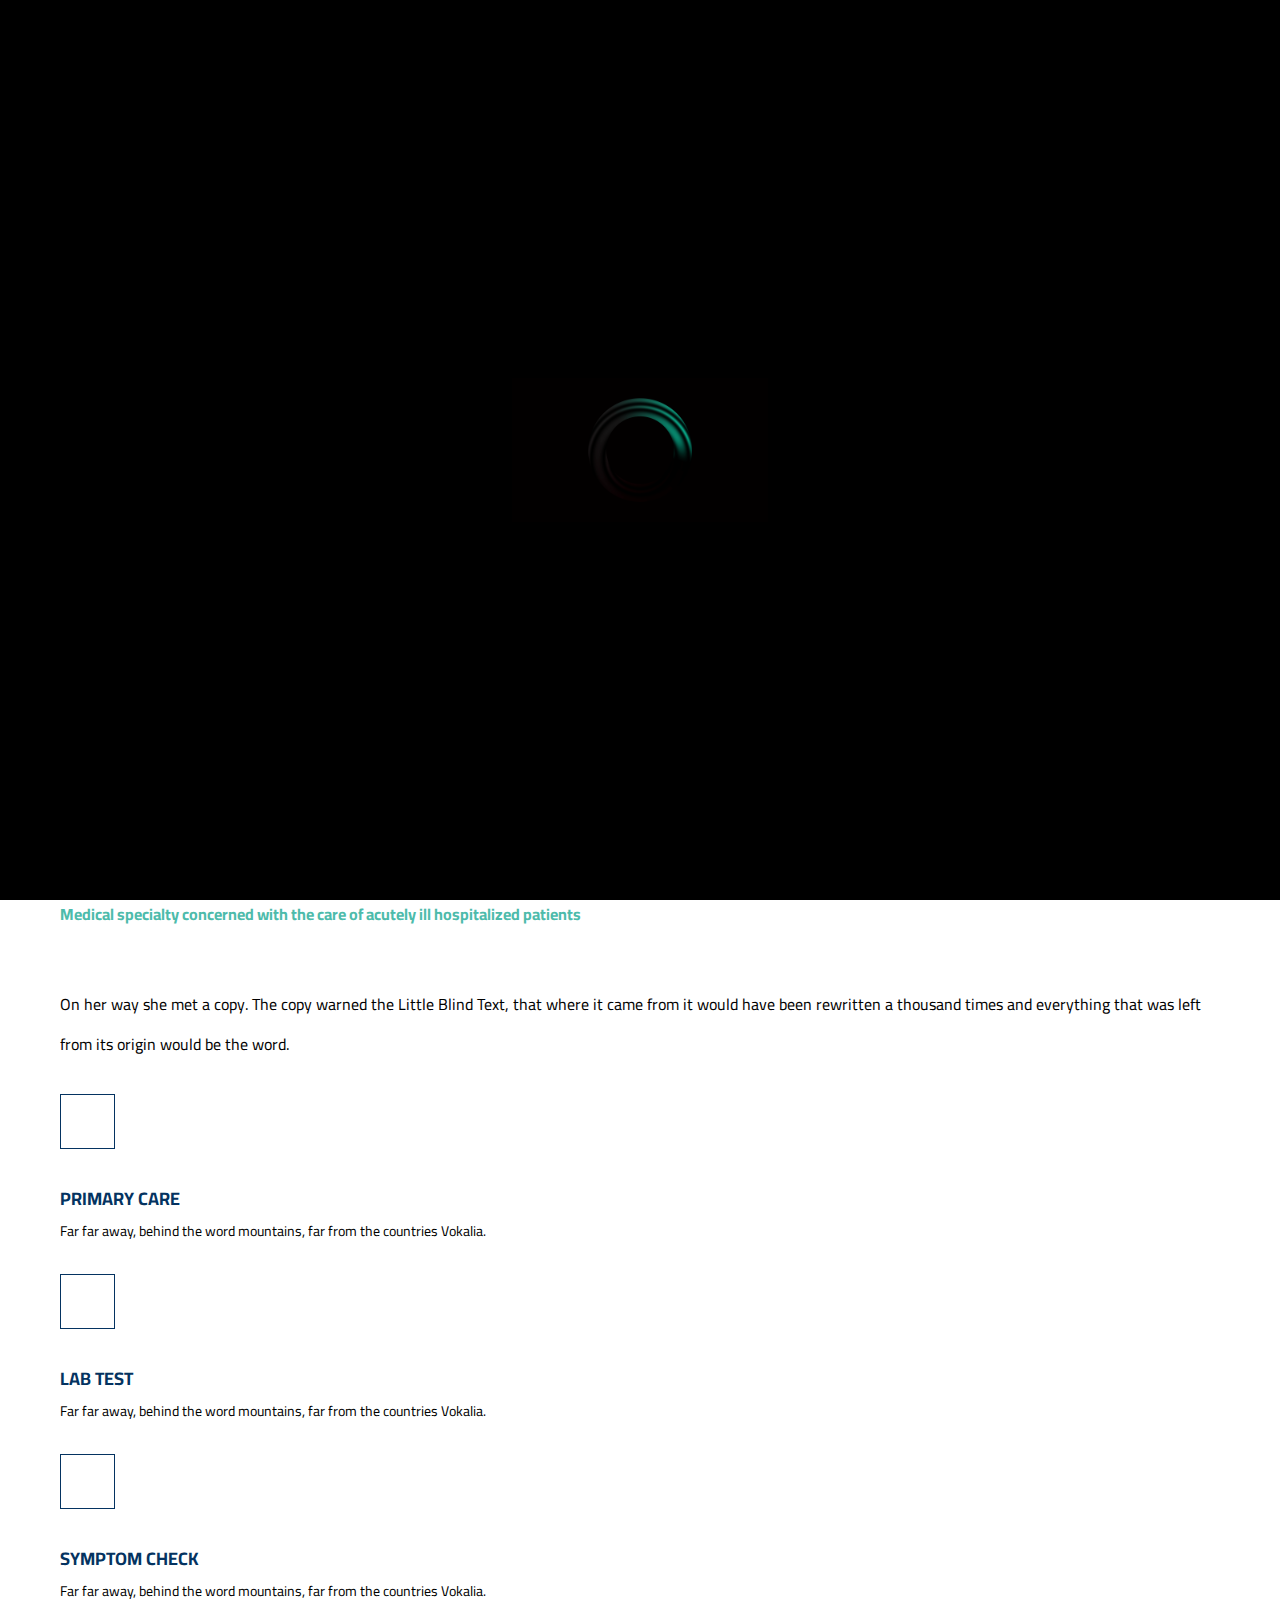
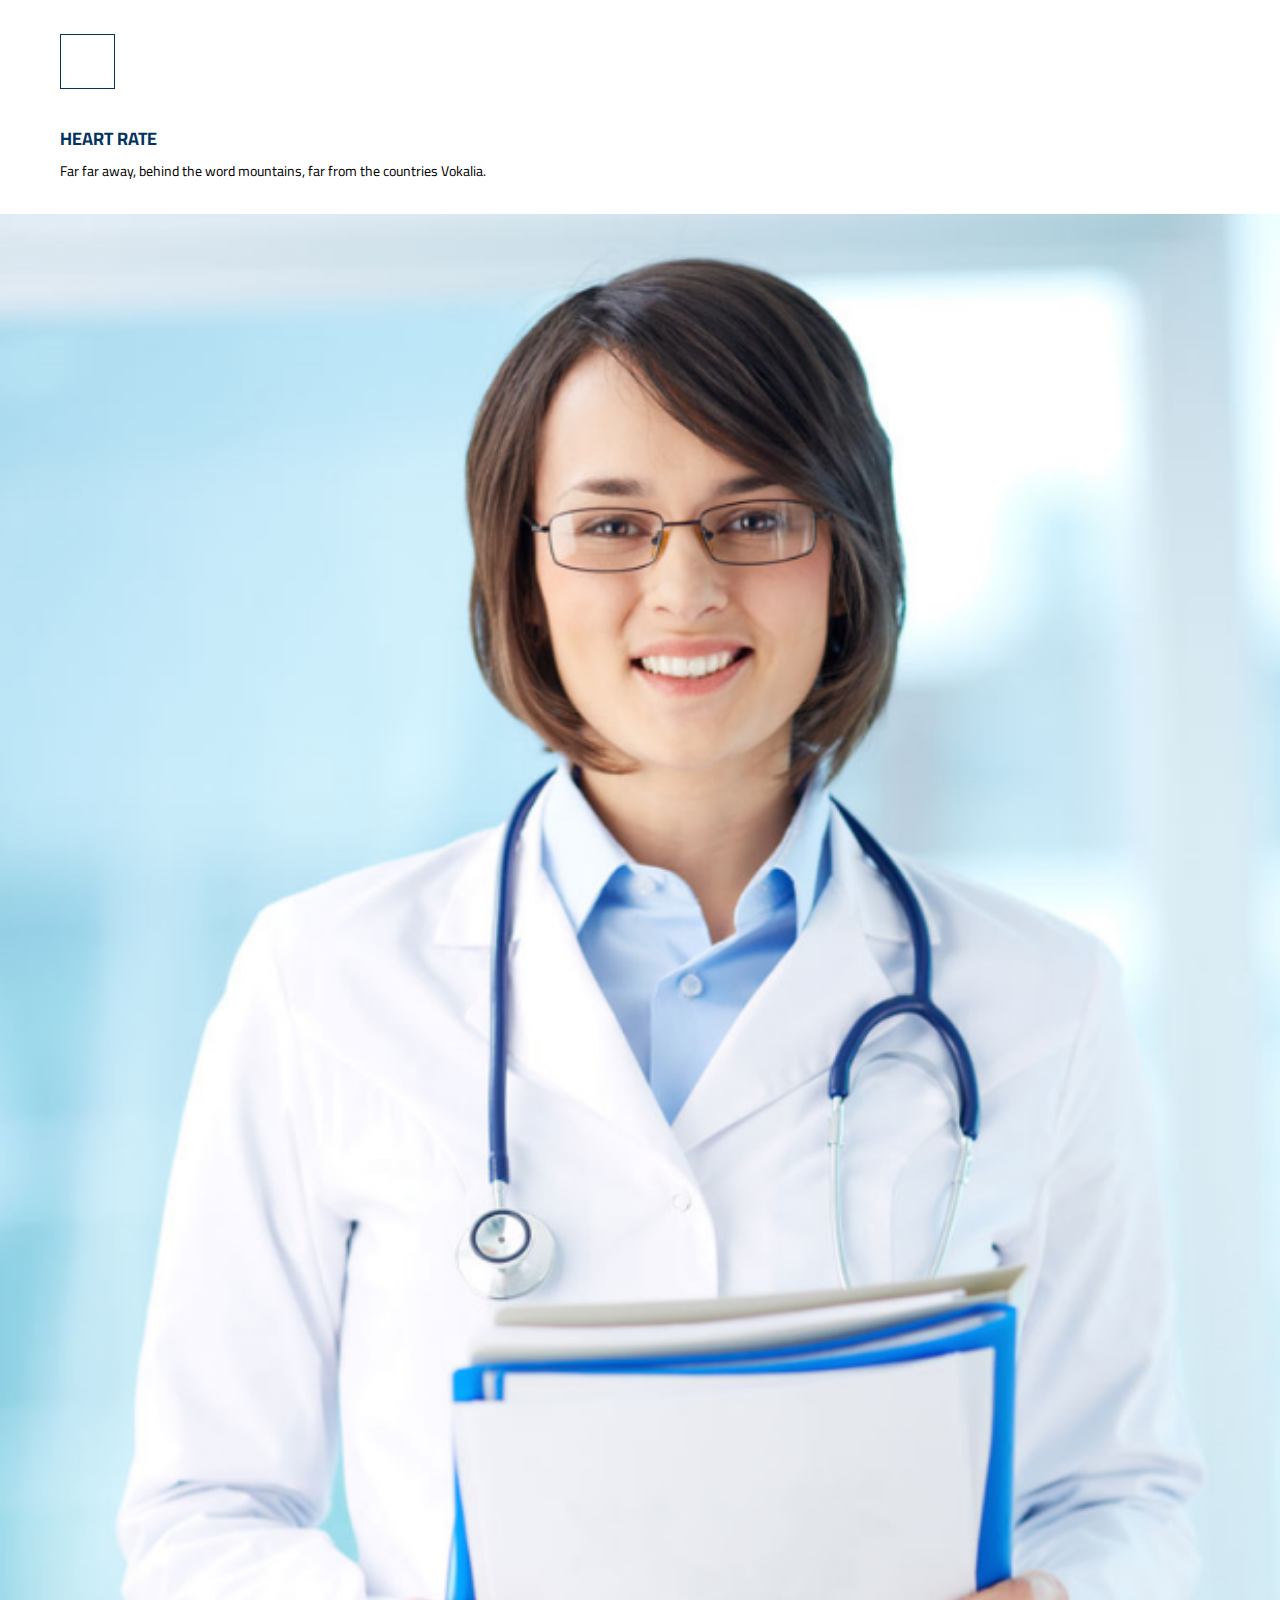
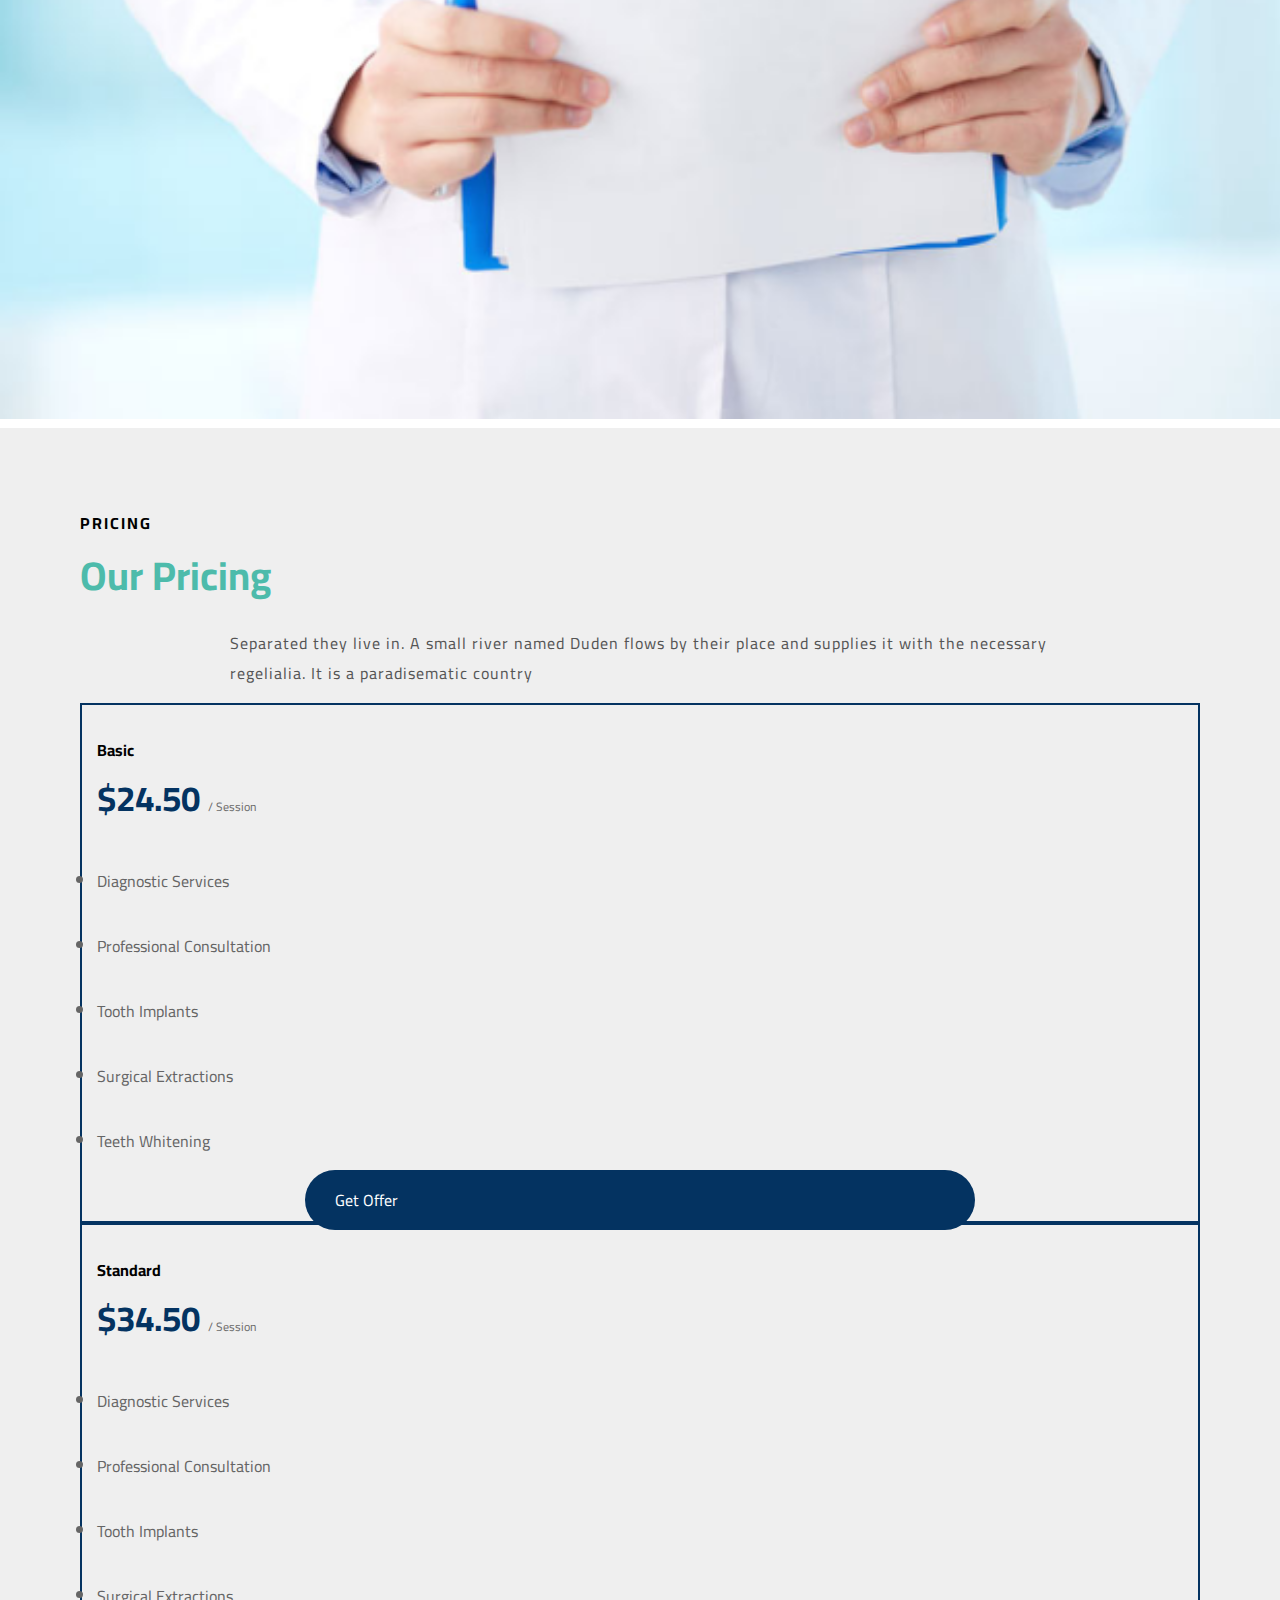
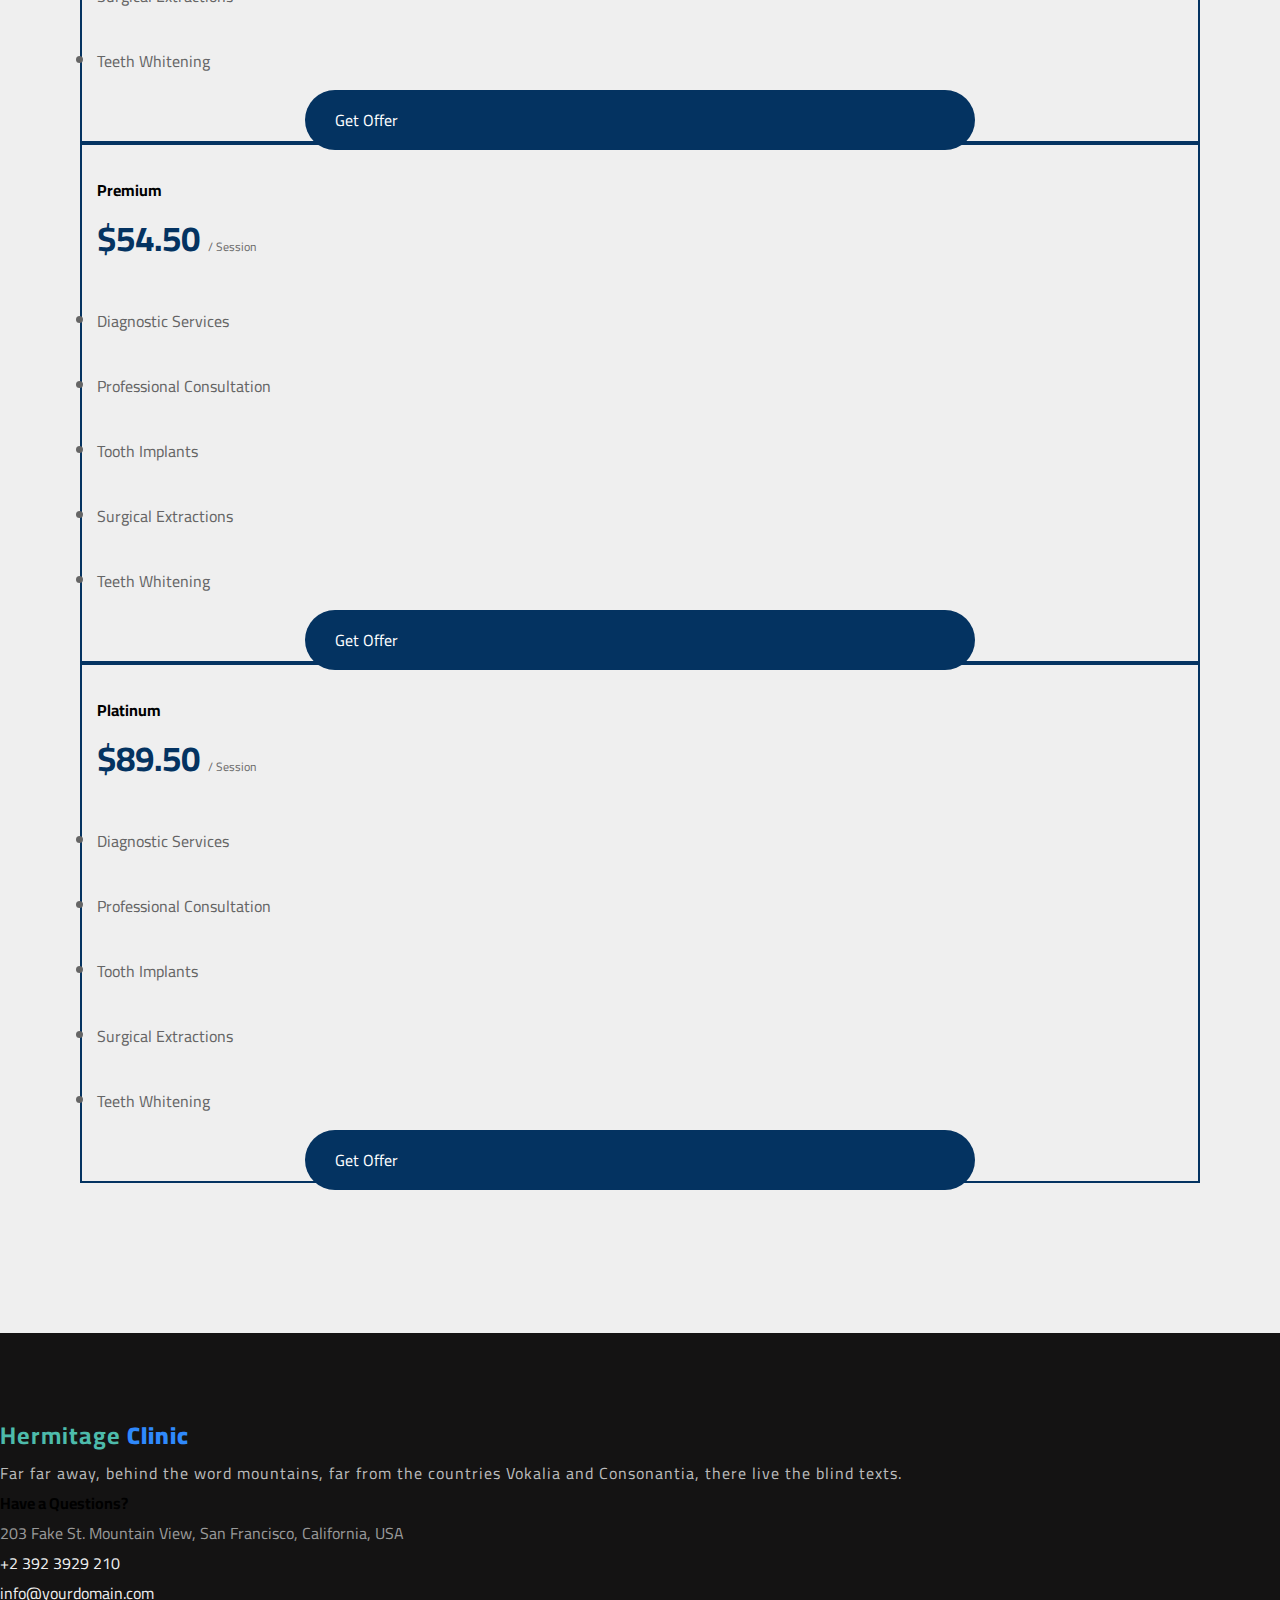
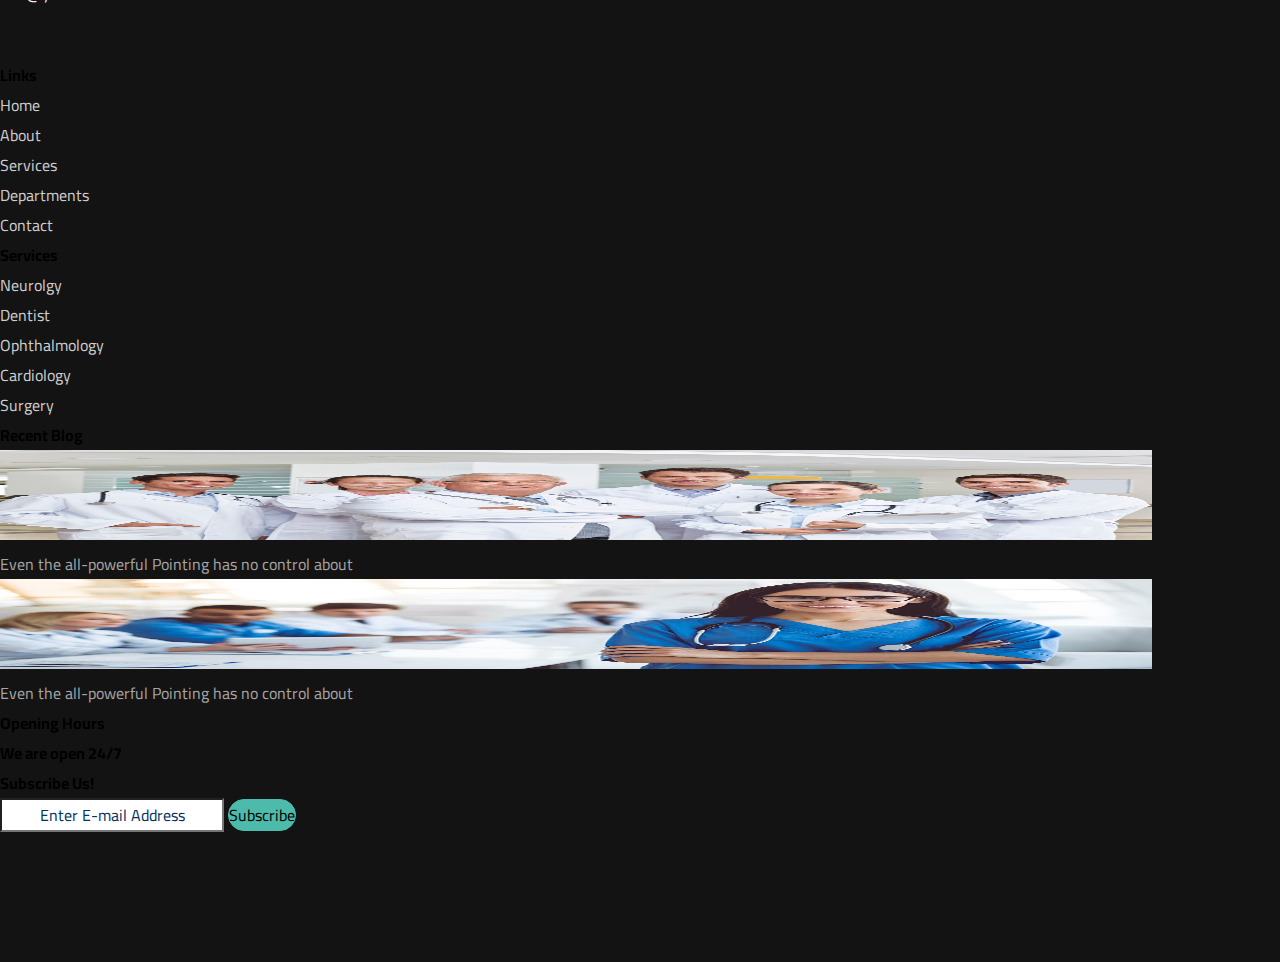
<file: pricing.html>
<!DOCTYPE html>
<html lang="en">

<head>
    <meta charset="UTF-8">
    <meta http-equiv="X-UA-Compatible" content="IE=edge">
    <meta name="viewport" content="width=device-width, initial-scale=1.0">
    <link rel="preconnect" href="https://fonts.googleapis.com">
    <link rel="preconnect" href="https://fonts.gstatic.com" crossorigin>
    <link href="https://fonts.googleapis.com/css2?family=Cairo&display=swap" rel="stylesheet">
    <link href="https://cdn.jsdelivr.net/npm/bootstrap@5.0.2/dist/css/bootstrap.min.css" rel="stylesheet" integrity="sha384-EVSTQN3/azprG1Anm3QDgpJLIm9Nao0Yz1ztcQTwFspd3yD65VohhpuuCOmLASjC" crossorigin="anonymous">
    <link rel="stylesheet" href="https://pro.fontawesome.com/releases/v5.10.0/css/all.css"
        integrity="sha384-AYmEC3Yw5cVb3ZcuHtOA93w35dYTsvhLPVnYs9eStHfGJvOvKxVfELGroGkvsg+p" crossorigin="anonymous" />
    <link rel="stylesheet" href="css/owl.carousel.css">
    <link rel="stylesheet" href="css/style.css">
    <link rel="stylesheet" href="css/animate.min.css"/>
    <link rel="icon" type="image/png" href="image/logo.png">
    <title>hermitage | Pricing</title>
    <link rel="" href="">
</head>

<body>
<div id="preloader"></div>
    <header>
        <div class="upper-nav" style="opacity: 1">
            <div class="container">
                <div class="row">
                    <div class="col-sm-6 col-md-4 col-lg-3">
                    <a href="index.html"><img class="wow slideInDown" data-wow-duration="0.5s" data-wow-delay="0s" src="image/logo.png" alt="hermitage" height="70px" width="70px"></a>
                    </div>
                    <div class="col-sm-6 col-md-4 col-lg-3">
                        <p class="wow slideInDown" data-wow-duration="0.5s" data-wow-delay="0s"><i class="fa fa-home"></i><span> Address : </span>198 West 21th Street, Suite 721 New York
                            NY10016</p>
                    </div>
                    <div class="col-sm-6 col-md-4 col-lg-3">
                        <p class="wow slideInDown" data-wow-duration="0.5s" data-wow-delay="0s"><i class="fa fa-envelope"></i><span> Email : </span>drcare@gmail.com</p>
                    </div>
                    <div class="col-sm-6 col-md-4 col-lg-3">
                        <p class="wow slideInDown" data-wow-duration="0.5s" data-wow-delay="0s"><i class="fa fa-phone"></i><span> Phone : </span>+201002233698</p>
                    </div>
                </div> <!-- row -->
            </div> <!-- Container -->
        </div> <!-- upper-nav -->

        <div class="lower-nav">
                <nav class="navbar navbar-expand-lg navbar-light">
                    <div class="container">
                        <button class="navbar-toggler" type="button" data-bs-toggle="collapse"
                            data-bs-target="#navbarNavDropdown" aria-controls="navbarNavDropdown" aria-expanded="false"
                            aria-label="Toggle navigation">
                            <span class="navbar-toggler-icon"></span>
                        </button>
                        <div class="collapse navbar-collapse" id="navbarNavDropdown">
                            <ul class="navbar-nav me-auto text-uppercase fw-bolder">
                                <li class="nav-item wow fadeInDown active" data-wow-duration="0.5s" data-wow-delay="0.5s">
                                    <a class="nav-link" href="index.html">Home</a>
                                </li>
                                <li class="nav-item wow fadeInDown" data-wow-duration="0.5s" data-wow-delay="0.7s">
                                    <a class="nav-link" href="about.html">About</a>
                                </li>
                                <li class="nav-item wow fadeInDown" data-wow-duration="0.5s" data-wow-delay="0.9s">
                                    <a class="nav-link" href="doctors.html">Doctor</a>
                                </li>
                                <li class="nav-item wow fadeInDown" data-wow-duration="0.5s" data-wow-delay="1.1s">
                                    <a class="nav-link" href="departments.html">Departments</a>
                                </li>
                                <li class="nav-item wow fadeInDown" data-wow-duration="0.5s" data-wow-delay="1.3s">
                                    <a class="nav-link" href="pricing.html">Pricing</a>
                                </li>
                                <li class="nav-item wow fadeInDown" data-wow-duration="0.5s" data-wow-delay="1.5s">
                                    <a class="nav-link" href="blog.html">Blog</a>
                                </li>
                                <li class="nav-item wow fadeInDown" data-wow-duration="0.5s" data-wow-delay="1.7s">
                                    <a class="nav-link" href="contact.html">Contact</a>
                                </li>
                                <li class="nav-item wow fadeInDown" data-wow-duration="0.5s" data-wow-delay="1.9s">
                                    <a class="nav-link" href="login.html">Login</a>
                                </li>
                            </ul>
                            <a class="special-btn wow fadeInDown" data-wow-duration="0.5" data-wow-delay="2.1" href="#">Make an Appointment</a>
                        </div>
                    </div>
                </nav>
            </div>
    </header>
    <button onclick="topFunction()" id="scroll-btn" title="Go to top"><i class="fa fa-arrow-up"></i></button>

    <section class="page-desc text-center">
        <div class="container">
            <h3 class="font-weight-bold wow zoomIn">Pricing</h3>
        </div>
    </section>


    <section class="about-us py-5">
        <div class="container">
            <div class="row">
                <div class="col-sm-12 col-md-8 col-lg-8 doc-desc">
                    <h6 class="text-uppercase">about hermitage</h6>
                    <h3 class="text-capitalize font-weight-bolder">Medical specialty concerned with the care of acutely
                        ill hospitalized patients</h3>
                    <p> On her way she met a copy. The copy warned the Little Blind Text, that where it came from it
                        would have been rewritten a thousand times and everything that was left from its origin would be
                        the word. </p>
                    <div class="feature-list">
                        <div class="row">
                            <div class="col-sm-12 col-md-6 col-lg-6">
                                <div class="row">
                                    <div class="col-sm-6 col-md-4 offset-lg-1 col-lg-3">
                                        <i class="fas fa-medkit"></i>
                                    </div>
                                    <div class="col-sm-6 col-md-8 col-lg-8">
                                        <h5>PRIMARY CARE</h5>
                                        <p>Far far away, behind the word mountains, far from the countries Vokalia.</p>
                                    </div>
                                    <div class="col-sm-6 col-md-4 offset-lg-1 col-lg-3">
                                        <i class="fas fa-syringe"></i>
                                    </div>
                                    <div class="col-sm-6 col-md-8 col-lg-8">
                                        <h5>LAB TEST</h5>
                                        <p>Far far away, behind the word mountains, far from the countries Vokalia.</p>
                                    </div>
                                </div>
                            </div>
                            <div class="col-sm-12 col-md-6 col-lg-6">
                                <div class="row">
                                    <div class="col-sm-6 col-md-4 offset-lg-1 col-lg-3">
                                        <i class="fas fa-notes-medical"></i>
                                    </div>
                                    <div class="col-sm-6 col-md-8 col-lg-8">
                                        <h5>SYMPTOM CHECK</h5>
                                        <p>Far far away, behind the word mountains, far from the countries Vokalia.</p>
                                    </div>
                                    <div class="col-sm-6 col-md-4 offset-lg-1 col-lg-3">
                                        <i class="fas fa-heartbeat"></i>
                                    </div>
                                    <div class="col-sm-6 col-md-8 col-lg-8">
                                        <h5>HEART RATE</h5>
                                        <p>Far far away, behind the word mountains, far from the countries Vokalia.</p>
                                    </div>
                                </div>
                            </div>
                        </div>
                    </div>
                </div>
                <div class="col-sm-12 col-md-4 col-lg-4 doc-image">
                    <img src="image/doctor.png" width="100%" height="auto" alt="about us">
                </div>
            </div>
        </div>
    </section>



    <section class="pricing">
        <div class="container">
            <div class="tabs-desc text-center">
                <h5 class="text-uppercase">PRICING</h5>
                <h3 class="font-weight-bold text-capitalize">Our Pricing</h3>
                <p class="desc-paragraph">Separated they live in. A small river named Duden flows by their place and
                    supplies it with the necessary regelialia. It is a paradisematic country</p>
            </div>
            <div class="row">
                <div class="col-sm-12 col-md-6 col-lg-3">
                    <div class="card plan-card text-center">
                        <h4>Basic</h4>
                        <h3>$24.50 <span>/ Session</span></h3>
                        <ul class="list-unstyled">
                            <li>Diagnostic Services</li>
                            <li>Professional Consultation</li>
                            <li>Tooth Implants</li>
                            <li>Surgical Extractions</li>
                            <li>Teeth Whitening</li>
                        </ul>
                        <a href="#" class="get-offer">Get Offer</a>
                    </div>
                </div>
                <div class="col-sm-12 col-md-6 col-lg-3">
                    <div class="card plan-card text-center">
                        <h4>Standard</h4>
                        <h3>$34.50 <span>/ Session</span></h3>
                        <ul class="list-unstyled">
                            <li>Diagnostic Services</li>
                            <li>Professional Consultation</li>
                            <li>Tooth Implants</li>
                            <li>Surgical Extractions</li>
                            <li>Teeth Whitening</li>
                        </ul>
                        <a href="#" class="get-offer">Get Offer</a>
                    </div>
                </div>
                <div class="col-sm-12 col-md-6 col-lg-3">
                    <div class="card plan-card text-center">
                        <h4>Premium</h4>
                        <h3>$54.50 <span>/ Session</span></h3>
                        <ul class="list-unstyled">
                            <li>Diagnostic Services</li>
                            <li>Professional Consultation</li>
                            <li>Tooth Implants</li>
                            <li>Surgical Extractions</li>
                            <li>Teeth Whitening</li>
                        </ul>
                        <a href="#" class="get-offer">Get Offer</a>
                    </div>
                </div>
                <div class="col-sm-12 col-md-6 col-lg-3">
                    <div class="card plan-card text-center">
                        <h4>Platinum</h4>
                        <h3>$89.50 <span>/ Session</span></h3>
                        <ul class="list-unstyled">
                            <li>Diagnostic Services</li>
                            <li>Professional Consultation</li>
                            <li>Tooth Implants</li>
                            <li>Surgical Extractions</li>
                            <li>Teeth Whitening</li>
                        </ul>
                        <a href="#" class="get-offer">Get Offer</a>
                    </div>
                </div>
            </div>
        </div>
    </section>


    
    <section class="footer">
        <div class="container">
            <div class="row">
                <div class="col-sm-6 col-md-6 col-lg-3">
                    <h2>Hermitage <span> Clinic</span></h2>
                    <p class="mt-lg-5">Far far away, behind the word mountains, far from the countries Vokalia and
                        Consonantia, there live the blind texts.</p>
                    <h4 class="mt-5 mb-3 text-light font-weight-bolder">Have a Questions?</h4>
                    <ul class="list-unstyled location-details">
                        <li class="my-3"><i class="fa fa-home text-light me-2"></i> 203 Fake St. Mountain View, San
                            Francisco, California, USA</li>
                        <li class="my-4"><i class="fa fa-phone text-light me-2"></i>+2 392 3929 210</li>
                        <li class="my-4"><i class="fa fa-envelope text-light me-2"></i> info@yourdomain.com</li>
                    </ul>
                    <ul class="social-ico ps-0">
                        <li class="wow fadeInUp" data-wow-delay="0.5s"><a href="#"><i class="fab fa-facebook-f"></a></i></li>
                        <li class="wow fadeInUp" data-wow-delay="0.75s"><a href="#"><i class="fab fa-twitter"></a></i></li>
                        <li class="wow fadeInUp" data-wow-delay="1s"><a href="#"><i class="fab fa-instagram"></a></i></li>
                    </ul>
                </div>
                <div class="col-sm-6 col-md-6 col-lg-3">
                    <h4 class="mb-lg-5 text-light font-weight-bolder">Links</h4>
                    <ul class="list-unstyled second-col">
                        <a href="index.html">
                            <li class="my-1"><i class="fa fa-arrow-right me-2"></i>Home</li>
                        </a>
                        <a href="about.html">
                            <li class="my-1"><i class="fa fa-arrow-right me-2"></i>About</li>
                        </a>
                        <a href="#departments">
                            <li class="my-1"><i class="fa fa-arrow-right me-2"></i>Services</li>
                        </a>
                        <a href="departments.html">
                            <li class="my-1"><i class="fa fa-arrow-right me-2"></i>Departments</li>
                        </a>
                        <a href="contact.html">
                            <li class="my-1"><i class="fa fa-arrow-right me-2"></i>Contact</li>
                        </a>
                    </ul>
                    <h4 class="my-lg-5 text-light font-weight-bolder">Services</h4>
                    <ul class="list-unstyled second-col">
                        <a href="#">
                            <li class="my-1"><i class="fa fa-arrow-right me-2"></i>Neurolgy</li>
                        </a>
                        <a href="#">
                            <li class="my-1"><i class="fa fa-arrow-right me-2"></i>Dentist</li>
                        </a>
                        <a href="#">
                            <li class="my-1"><i class="fa fa-arrow-right me-2"></i>Ophthalmology</li>
                        </a>
                        <a href="#">
                            <li class="my-1"><i class="fa fa-arrow-right me-2"></i>Cardiology</li>
                        </a>
                        <a href="#">
                            <li class="my-1"><i class="fa fa-arrow-right me-2"></i>Surgery</li>
                        </a>
                    </ul>
                </div>
                <div class="col-sm-6 col-md-6 col-lg-3">
                    <h4 class="mb-lg-5 text-light font-weight-bolder">Recent Blog</h4>
                    <div class="row">
                        <div class="col-6" style="padding: 0px;">
                            <img src="image/blog1.jpg" height="90px" width="90%" alt="blog1">
                        </div>
                        <div class="col-6 third-col">
                            <a href="#">Even the all-powerful Pointing has no control about</a>
                        </div>
                        <div class="col-6 mt-5" style="padding: 0px;">
                            <img src="image/blog2.jpg" height="90px" width="90%" alt="blog1">
                        </div>
                        <div class="col-6 mt-5 third-col">
                            <a href="#">Even the all-powerful Pointing has no control about</a>
                        </div>
                    </div>
                </div>
                <div class="col-sm-6 col-md-6 col-lg-3">
                    <h4 class="mb-lg-5 text-light font-weight-bolder">Opening Hours</h4>
                    <h5 class="ml-3 text-light font-weight-light"> <i class="fa fa-clock mr-3 text-secondary"></i> We
                        are open 24/7</h5>
                    <h4 class="my-lg-5 text-light font-weight-bolder">Subscribe Us!</h4>
                    <form action="" class="submit-form" method="">
                        <input type="email" required class="form-control" placeholder="Enter E-mail Address">
                        <button class="font-weight-bold btn btn-primary form-control mt-3"
                            type="submit">Subscribe</button>
                    </form>
                </div>
            </div>
        </div>
    </section>

    <footer>
        <div class="container wow fadeIn">
            <h2>Copyright ©2022 All rights reserved | This template is made with by Mohamed Elbehary</h2>
        </div>
    </footer>
    <script src="https://cdn.jsdelivr.net/npm/bootstrap@5.0.2/dist/js/bootstrap.bundle.min.js" integrity="sha384-MrcW6ZMFYlzcLA8Nl+NtUVF0sA7MsXsP1UyJoMp4YLEuNSfAP+JcXn/tWtIaxVXM" crossorigin="anonymous"></script>
    <script src="https://cdnjs.cloudflare.com/ajax/libs/jquery/3.6.0/jquery.min.js"></script>
    <script src="js/owl.carousel.js"></script>
    <script src="js/main.js"></script>
    <script src="js/wow.min.js"></script>
    <script>
        new WOW().init(); 
    </script>
</body>
</html>
</file>
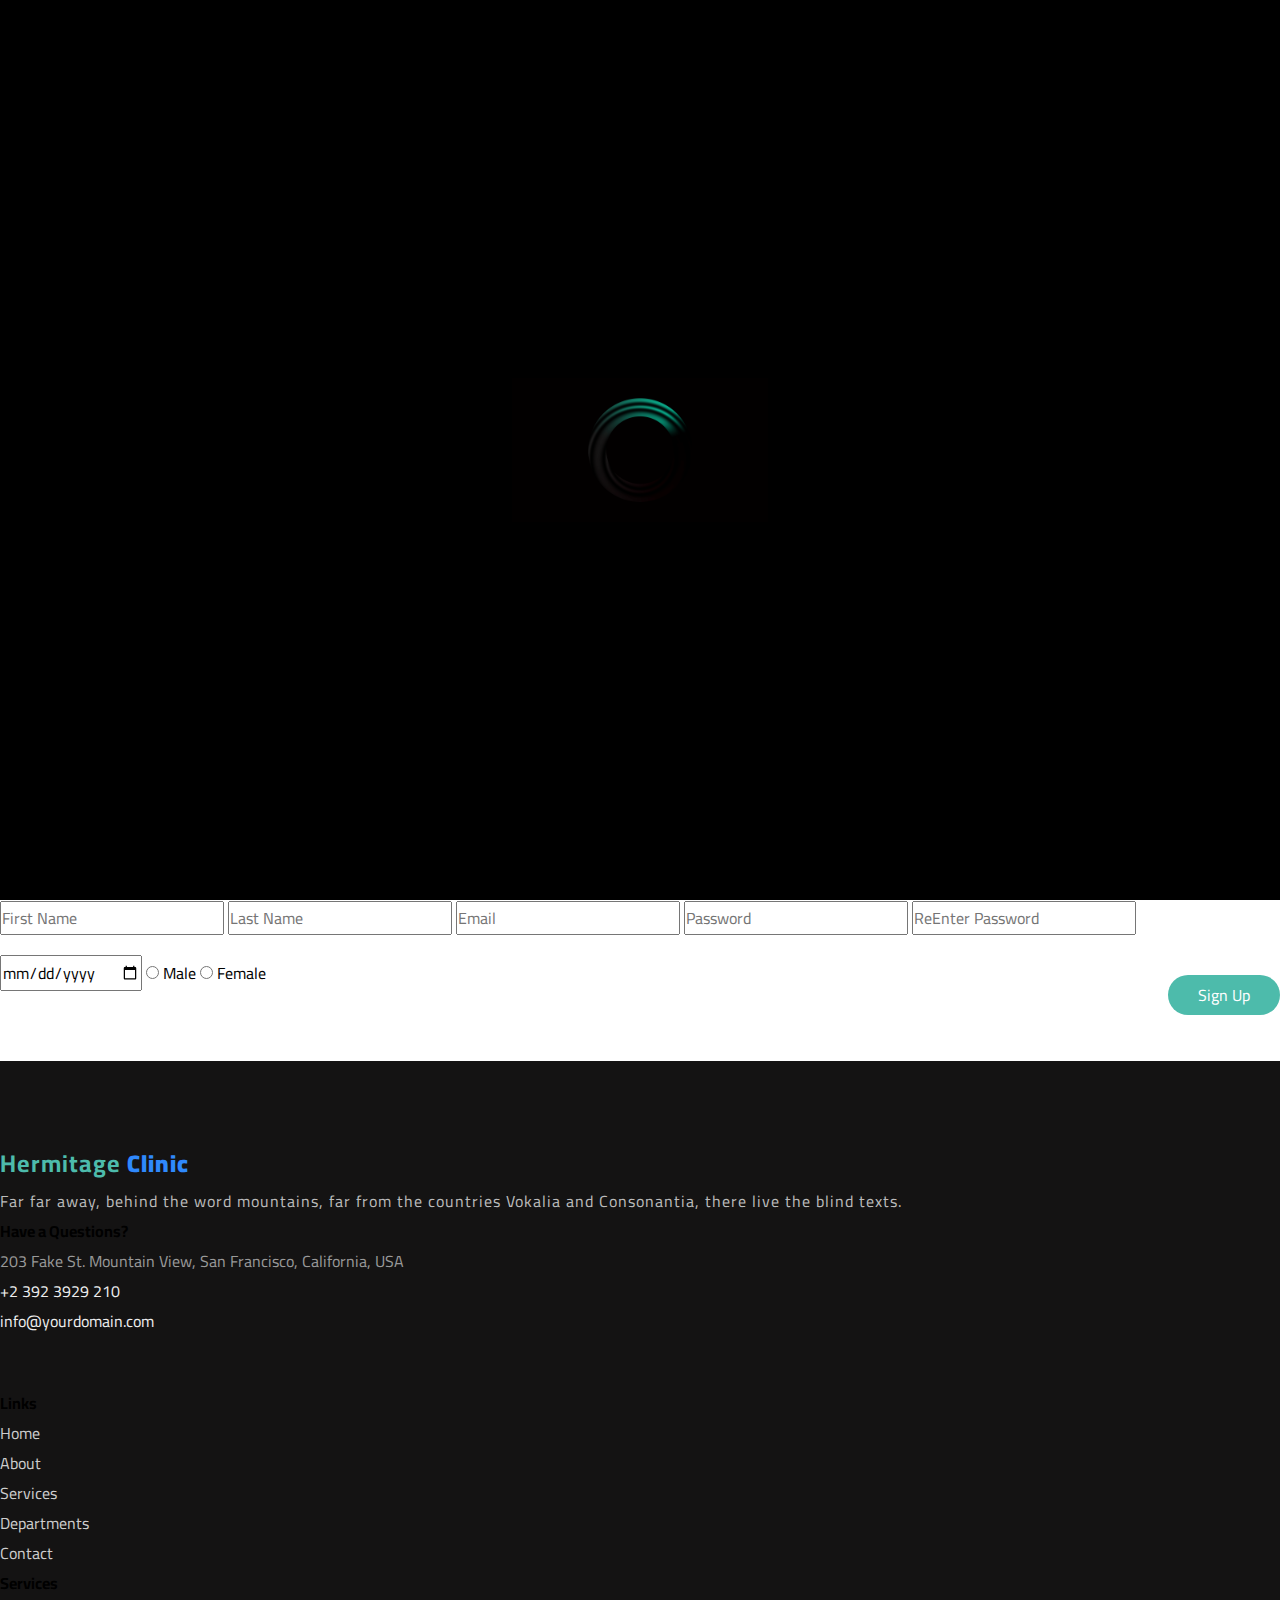
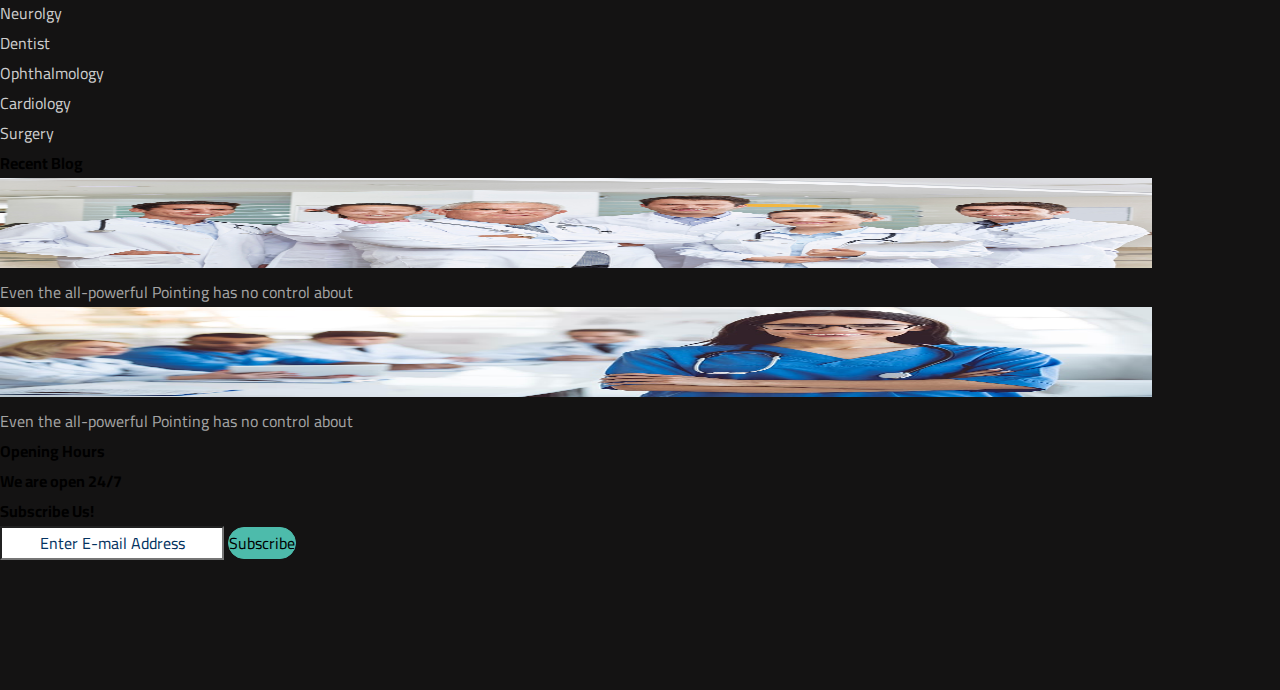
<file: register.html>
<!DOCTYPE html>
<html lang="en">

<head>
    <meta charset="UTF-8">
    <meta http-equiv="X-UA-Compatible" content="IE=edge">
    <meta name="viewport" content="width=device-width, initial-scale=1.0">
    <link rel="preconnect" href="https://fonts.googleapis.com">
    <link rel="preconnect" href="https://fonts.gstatic.com" crossorigin>
    <link href="https://fonts.googleapis.com/css2?family=Cairo&display=swap" rel="stylesheet">
    <link href="https://cdn.jsdelivr.net/npm/bootstrap@5.0.2/dist/css/bootstrap.min.css" rel="stylesheet" integrity="sha384-EVSTQN3/azprG1Anm3QDgpJLIm9Nao0Yz1ztcQTwFspd3yD65VohhpuuCOmLASjC" crossorigin="anonymous">
    <link rel="stylesheet" href="https://pro.fontawesome.com/releases/v5.10.0/css/all.css"
        integrity="sha384-AYmEC3Yw5cVb3ZcuHtOA93w35dYTsvhLPVnYs9eStHfGJvOvKxVfELGroGkvsg+p" crossorigin="anonymous" />
    <link rel="stylesheet" href="css/owl.carousel.css">
    <link rel="stylesheet" href="css/style.css">
    <link rel="stylesheet" href="css/animate.min.css"/>
    <link rel="icon" type="image/png" href="image/logo.png">
    <title>hermitage | Register</title>
    <link rel="" href="">
</head>

<body>
<div id="preloader"></div>
    <header>
        <div class="upper-nav" style="opacity: 1">
            <div class="container">
                <div class="row">
                    <div class="col-sm-6 col-md-4 col-lg-3">
                    <a href="index.html"><img class="wow slideInDown" data-wow-duration="0.5s" data-wow-delay="0s" src="image/logo.png" alt="hermitage" height="70px" width="70px"></a>
                    </div>
                    <div class="col-sm-6 col-md-4 col-lg-3">
                        <p class="wow slideInDown" data-wow-duration="0.5s" data-wow-delay="0s"><i class="fa fa-home"></i><span> Address : </span>198 West 21th Street, Suite 721 New York
                            NY10016</p>
                    </div>
                    <div class="col-sm-6 col-md-4 col-lg-3">
                        <p class="wow slideInDown" data-wow-duration="0.5s" data-wow-delay="0s"><i class="fa fa-envelope"></i><span> Email : </span>drcare@gmail.com</p>
                    </div>
                    <div class="col-sm-6 col-md-4 col-lg-3">
                        <p class="wow slideInDown" data-wow-duration="0.5s" data-wow-delay="0s"><i class="fa fa-phone"></i><span> Phone : </span>+201002233698</p>
                    </div>
                </div> <!-- row -->
            </div> <!-- Container -->
        </div> <!-- upper-nav -->

        <div class="lower-nav">
                <nav class="navbar navbar-expand-lg navbar-light">
                    <div class="container">
                        <button class="navbar-toggler" type="button" data-bs-toggle="collapse"
                            data-bs-target="#navbarNavDropdown" aria-controls="navbarNavDropdown" aria-expanded="false"
                            aria-label="Toggle navigation">
                            <span class="navbar-toggler-icon"></span>
                        </button>
                        <div class="collapse navbar-collapse" id="navbarNavDropdown">
                            <ul class="navbar-nav me-auto text-uppercase fw-bolder">
                                <li class="nav-item wow fadeInDown active" data-wow-duration="0.5s" data-wow-delay="0.5s">
                                    <a class="nav-link" href="index.html">Home</a>
                                </li>
                                <li class="nav-item wow fadeInDown" data-wow-duration="0.5s" data-wow-delay="0.7s">
                                    <a class="nav-link" href="about.html">About</a>
                                </li>
                                <li class="nav-item wow fadeInDown" data-wow-duration="0.5s" data-wow-delay="0.9s">
                                    <a class="nav-link" href="doctors.html">Doctor</a>
                                </li>
                                <li class="nav-item wow fadeInDown" data-wow-duration="0.5s" data-wow-delay="1.1s">
                                    <a class="nav-link" href="departments.html">Departments</a>
                                </li>
                                <li class="nav-item wow fadeInDown" data-wow-duration="0.5s" data-wow-delay="1.3s">
                                    <a class="nav-link" href="pricing.html">Pricing</a>
                                </li>
                                <li class="nav-item wow fadeInDown" data-wow-duration="0.5s" data-wow-delay="1.5s">
                                    <a class="nav-link" href="blog.html">Blog</a>
                                </li>
                                <li class="nav-item wow fadeInDown" data-wow-duration="0.5s" data-wow-delay="1.7s">
                                    <a class="nav-link" href="contact.html">Contact</a>
                                </li>
                                <li class="nav-item wow fadeInDown" data-wow-duration="0.5s" data-wow-delay="1.9s">
                                    <a class="nav-link" href="login.html">Login</a>
                                </li>
                            </ul>
                            <a class="special-btn wow fadeInDown" data-wow-duration="0.5" data-wow-delay="2.1" href="#">Make an Appointment</a>
                        </div>
                    </div>
                </nav>
            </div>
    </header>
    <button onclick="topFunction()" id="scroll-btn" title="Go to top"><i class="fa fa-arrow-up"></i></button>

    <section class="page-desc text-center">
    <div class="container">
        <h3 class="font-weight-bold wow zoomIn">Register</h3>
    </div>
</section>


<div class="login">
    <div class="container">
        <div class="row">
            <div class="col-sm-12 col-md-6 offset-md-3 col-lg-4 offset-lg-4">
                <div class="card pt-3 pb-1 px-3">
                    <h2 class="text-center">Sign Up</h2>
                    <div class="card py-2 mb-3 text-center">
                       <a href="#"><img src="image/gmail.png" height="20px" width="20px" class="me-2" alt="gmail"> Sign Up with Gmail</a> 
                    </div>
                    <form action="profile.html" method="POST" class="form-group register-form" required>
                        <input type="text" class="form-control" placeholder="First Name" required>
                        <input type="text" class="form-control" placeholder="Last Name" required>
                        <input type="email" class="form-control" placeholder="Email" required>
                        <input type="password" class="form-control" placeholder="Password" required>
                        <input type="password" class="form-control" placeholder="ReEnter Password" required>
                        <input type="date" class="form-control" required>
                        <input type="radio" id="male" name="gender"> <label class="me-2" for="male">Male</label>
                        <input type="radio" id="female" name="gender"> <label class="me-2" for="female">Female</label>
                        <button type="submit" class="mb-3">Sign Up</button>
                    </form>
                </div>
            </div>
        </div>
    </div>
</div>


<section class="footer">
        <div class="container">
            <div class="row">
                <div class="col-sm-6 col-md-6 col-lg-3">
                    <h2>Hermitage <span> Clinic</span></h2>
                    <p class="mt-lg-5">Far far away, behind the word mountains, far from the countries Vokalia and
                        Consonantia, there live the blind texts.</p>
                    <h4 class="mt-5 mb-3 text-light font-weight-bolder">Have a Questions?</h4>
                    <ul class="list-unstyled location-details">
                        <li class="my-3"><i class="fa fa-home text-light me-2"></i> 203 Fake St. Mountain View, San
                            Francisco, California, USA</li>
                        <li class="my-4"><i class="fa fa-phone text-light me-2"></i>+2 392 3929 210</li>
                        <li class="my-4"><i class="fa fa-envelope text-light me-2"></i> info@yourdomain.com</li>
                    </ul>
                    <ul class="social-ico ps-0">
                        <li class="wow fadeInUp" data-wow-delay="0.5s"><a href="#"><i class="fab fa-facebook-f"></a></i></li>
                        <li class="wow fadeInUp" data-wow-delay="0.75s"><a href="#"><i class="fab fa-twitter"></a></i></li>
                        <li class="wow fadeInUp" data-wow-delay="1s"><a href="#"><i class="fab fa-instagram"></a></i></li>
                    </ul>
                </div>
                <div class="col-sm-6 col-md-6 col-lg-3">
                    <h4 class="mb-lg-5 text-light font-weight-bolder">Links</h4>
                    <ul class="list-unstyled second-col">
                        <a href="index.html">
                            <li class="my-1"><i class="fa fa-arrow-right me-2"></i>Home</li>
                        </a>
                        <a href="about.html">
                            <li class="my-1"><i class="fa fa-arrow-right me-2"></i>About</li>
                        </a>
                        <a href="#departments">
                            <li class="my-1"><i class="fa fa-arrow-right me-2"></i>Services</li>
                        </a>
                        <a href="departments.html">
                            <li class="my-1"><i class="fa fa-arrow-right me-2"></i>Departments</li>
                        </a>
                        <a href="contact.html">
                            <li class="my-1"><i class="fa fa-arrow-right me-2"></i>Contact</li>
                        </a>
                    </ul>
                    <h4 class="my-lg-5 text-light font-weight-bolder">Services</h4>
                    <ul class="list-unstyled second-col">
                        <a href="#">
                            <li class="my-1"><i class="fa fa-arrow-right me-2"></i>Neurolgy</li>
                        </a>
                        <a href="#">
                            <li class="my-1"><i class="fa fa-arrow-right me-2"></i>Dentist</li>
                        </a>
                        <a href="#">
                            <li class="my-1"><i class="fa fa-arrow-right me-2"></i>Ophthalmology</li>
                        </a>
                        <a href="#">
                            <li class="my-1"><i class="fa fa-arrow-right me-2"></i>Cardiology</li>
                        </a>
                        <a href="#">
                            <li class="my-1"><i class="fa fa-arrow-right me-2"></i>Surgery</li>
                        </a>
                    </ul>
                </div>
                <div class="col-sm-6 col-md-6 col-lg-3">
                    <h4 class="mb-lg-5 text-light font-weight-bolder">Recent Blog</h4>
                    <div class="row">
                        <div class="col-6" style="padding: 0px;">
                            <img src="image/blog1.jpg" height="90px" width="90%" alt="blog1">
                        </div>
                        <div class="col-6 third-col">
                            <a href="#">Even the all-powerful Pointing has no control about</a>
                        </div>
                        <div class="col-6 mt-5" style="padding: 0px;">
                            <img src="image/blog2.jpg" height="90px" width="90%" alt="blog1">
                        </div>
                        <div class="col-6 mt-5 third-col">
                            <a href="#">Even the all-powerful Pointing has no control about</a>
                        </div>
                    </div>
                </div>
                <div class="col-sm-6 col-md-6 col-lg-3">
                    <h4 class="mb-lg-5 text-light font-weight-bolder">Opening Hours</h4>
                    <h5 class="ml-3 text-light font-weight-light"> <i class="fa fa-clock mr-3 text-secondary"></i> We
                        are open 24/7</h5>
                    <h4 class="my-lg-5 text-light font-weight-bolder">Subscribe Us!</h4>
                    <form action="" class="submit-form" method="">
                        <input type="email" required class="form-control" placeholder="Enter E-mail Address">
                        <button class="font-weight-bold btn btn-primary form-control mt-3"
                            type="submit">Subscribe</button>
                    </form>
                </div>
            </div>
        </div>
    </section>

    <footer>
        <div class="container wow fadeIn">
            <h2>Copyright ©2022 All rights reserved | This template is made with by Mohamed Elbehary</h2>
        </div>
    </footer>
    <script src="https://cdn.jsdelivr.net/npm/bootstrap@5.0.2/dist/js/bootstrap.bundle.min.js" integrity="sha384-MrcW6ZMFYlzcLA8Nl+NtUVF0sA7MsXsP1UyJoMp4YLEuNSfAP+JcXn/tWtIaxVXM" crossorigin="anonymous"></script>
    <script src="https://cdnjs.cloudflare.com/ajax/libs/jquery/3.6.0/jquery.min.js"></script>
    <script src="js/owl.carousel.js"></script>
    <script src="js/main.js"></script>
    <script src="js/wow.min.js"></script>
    <script>
        new WOW().init(); 
    </script>
</body>
</html>
</file>
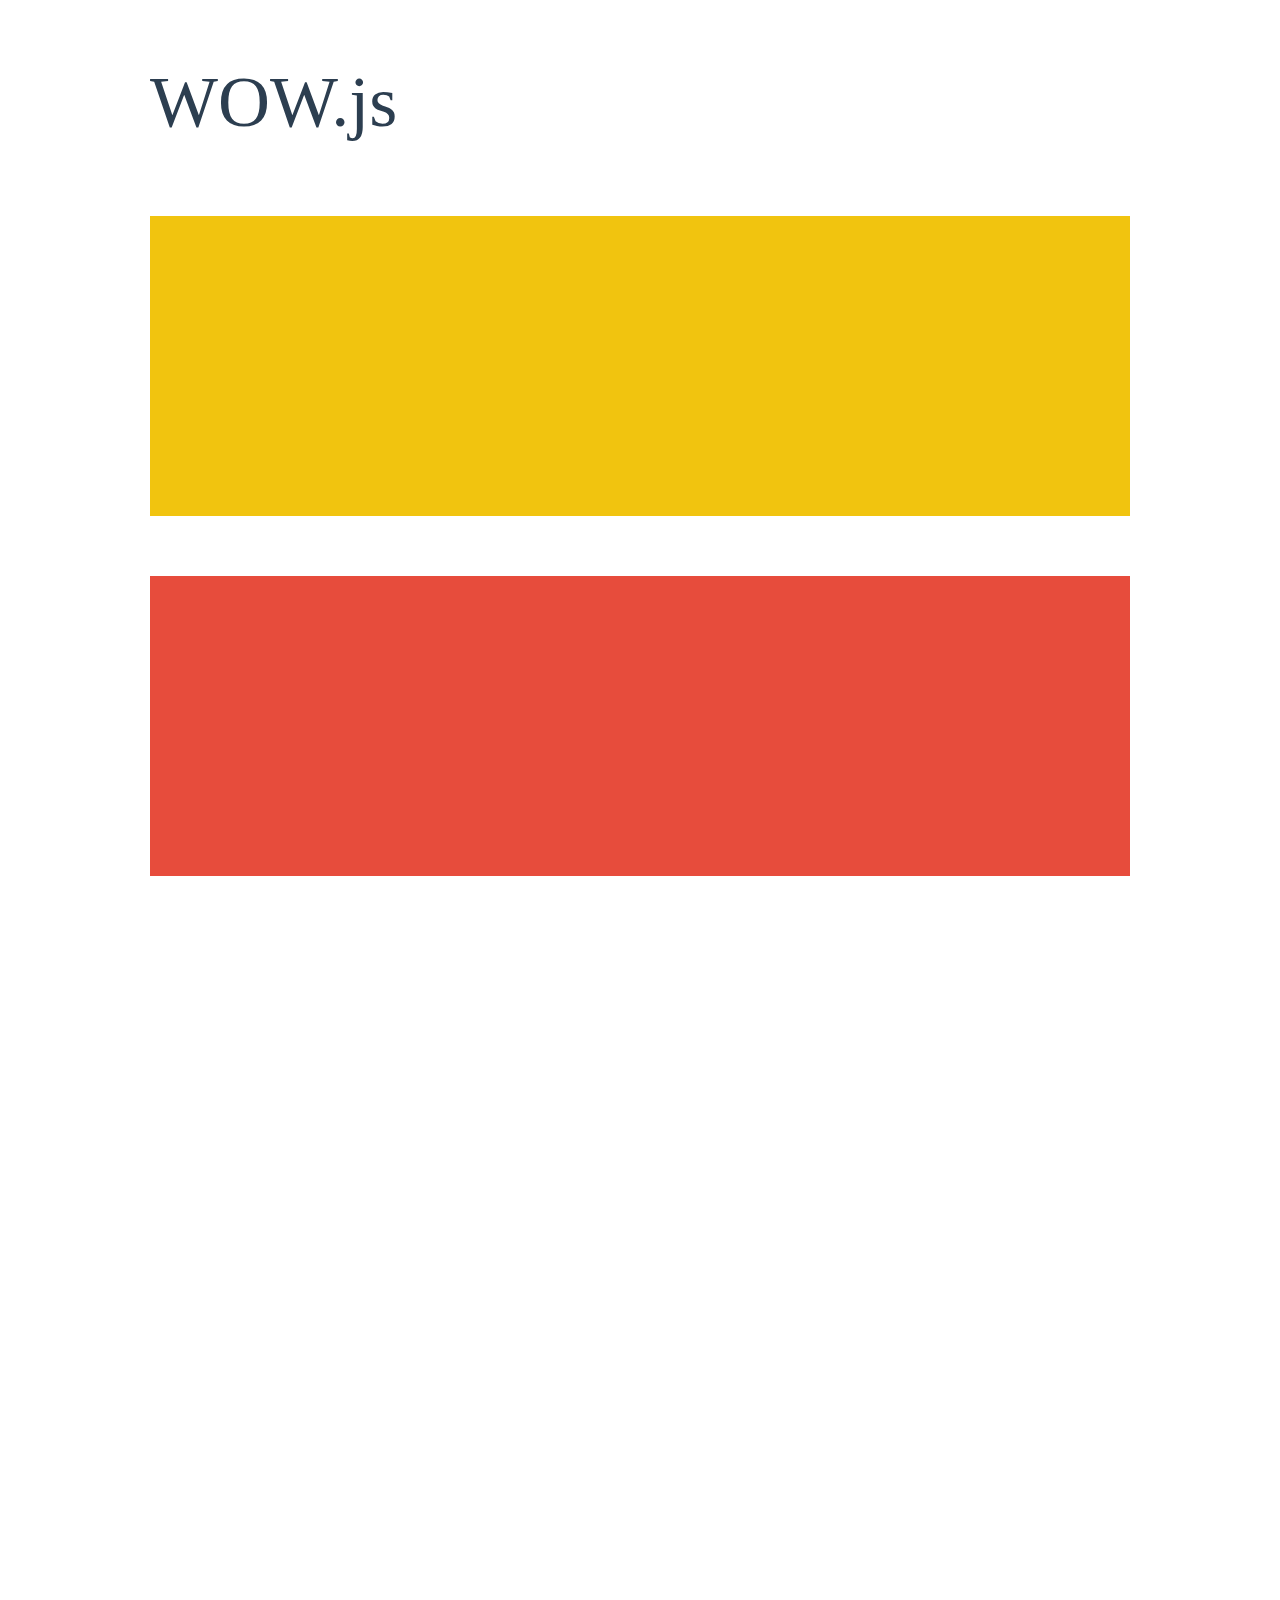
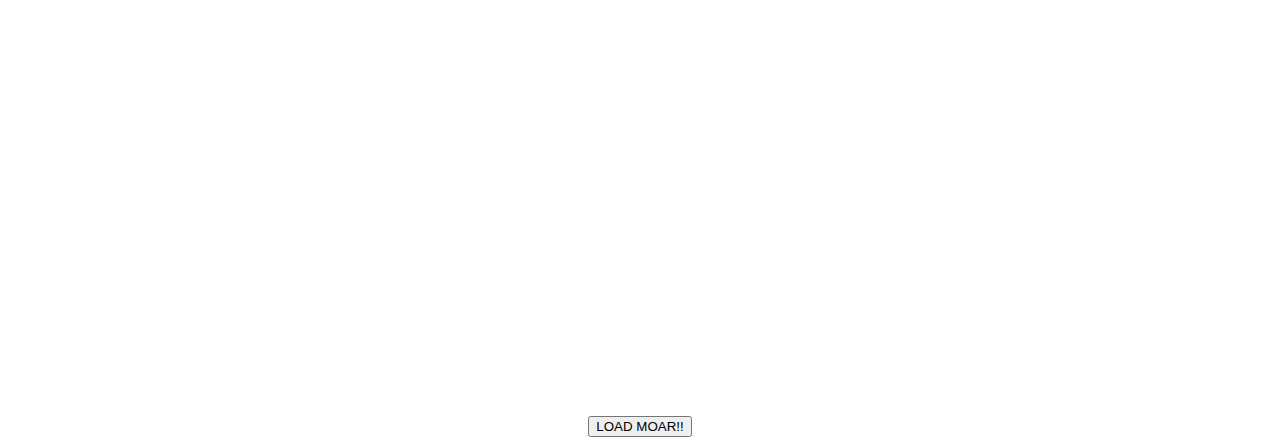
<file: WOW-master/demo.html>
<!doctype html>

<html lang="en">
<head>
  <meta charset="utf-8">
  <title>WOW</title>
  <link rel="stylesheet" href="css/libs/animate.css">
  <link rel="stylesheet" href="css/site.css">
  <style>
    .wow:first-child {
      visibility: hidden;
    }
  </style>
  <!--[if IE]>
    <script src="http://html5shiv.googlecode.com/svn/trunk/html5.js"></script>
  <![endif]-->
</head>

<body>
  <div id="container">
    <header>
      <h1>WOW.js</h1>
    </header>
    <div id="main">
      <section class="wow fadeInDown" style="background-color: #f1c40f;"></section>
      <section class="wow pulse" style="background-color: #e74c3c;" data-wow-iteration="infinite" data-wow-duration="1500ms"></section>
      <section class="section--purple wow slideInRight" data-wow-delay="2s"></section>
      <section class="section--blue wow bounceInLeft" data-wow-offset="300"></section>
      <section class="section--green wow slideInLeft" data-wow-duration="4s"></section>
      <button id="moar">LOAD MOAR!!</button>
    </div>
  </div>
  <script src="dist/wow.js"></script>
  <script>
    wow = new WOW(
      {
        animateClass: 'animated',
        offset:       100,
        callback:     function(box) {
          console.log("WOW: animating <" + box.tagName.toLowerCase() + ">")
        }
      }
    );
    wow.init();
    document.getElementById('moar').onclick = function() {
      var section = document.createElement('section');
      section.className = 'section--purple wow fadeInDown';
      this.parentNode.insertBefore(section, this);
    };
  </script>
</body>
</html>
</file>
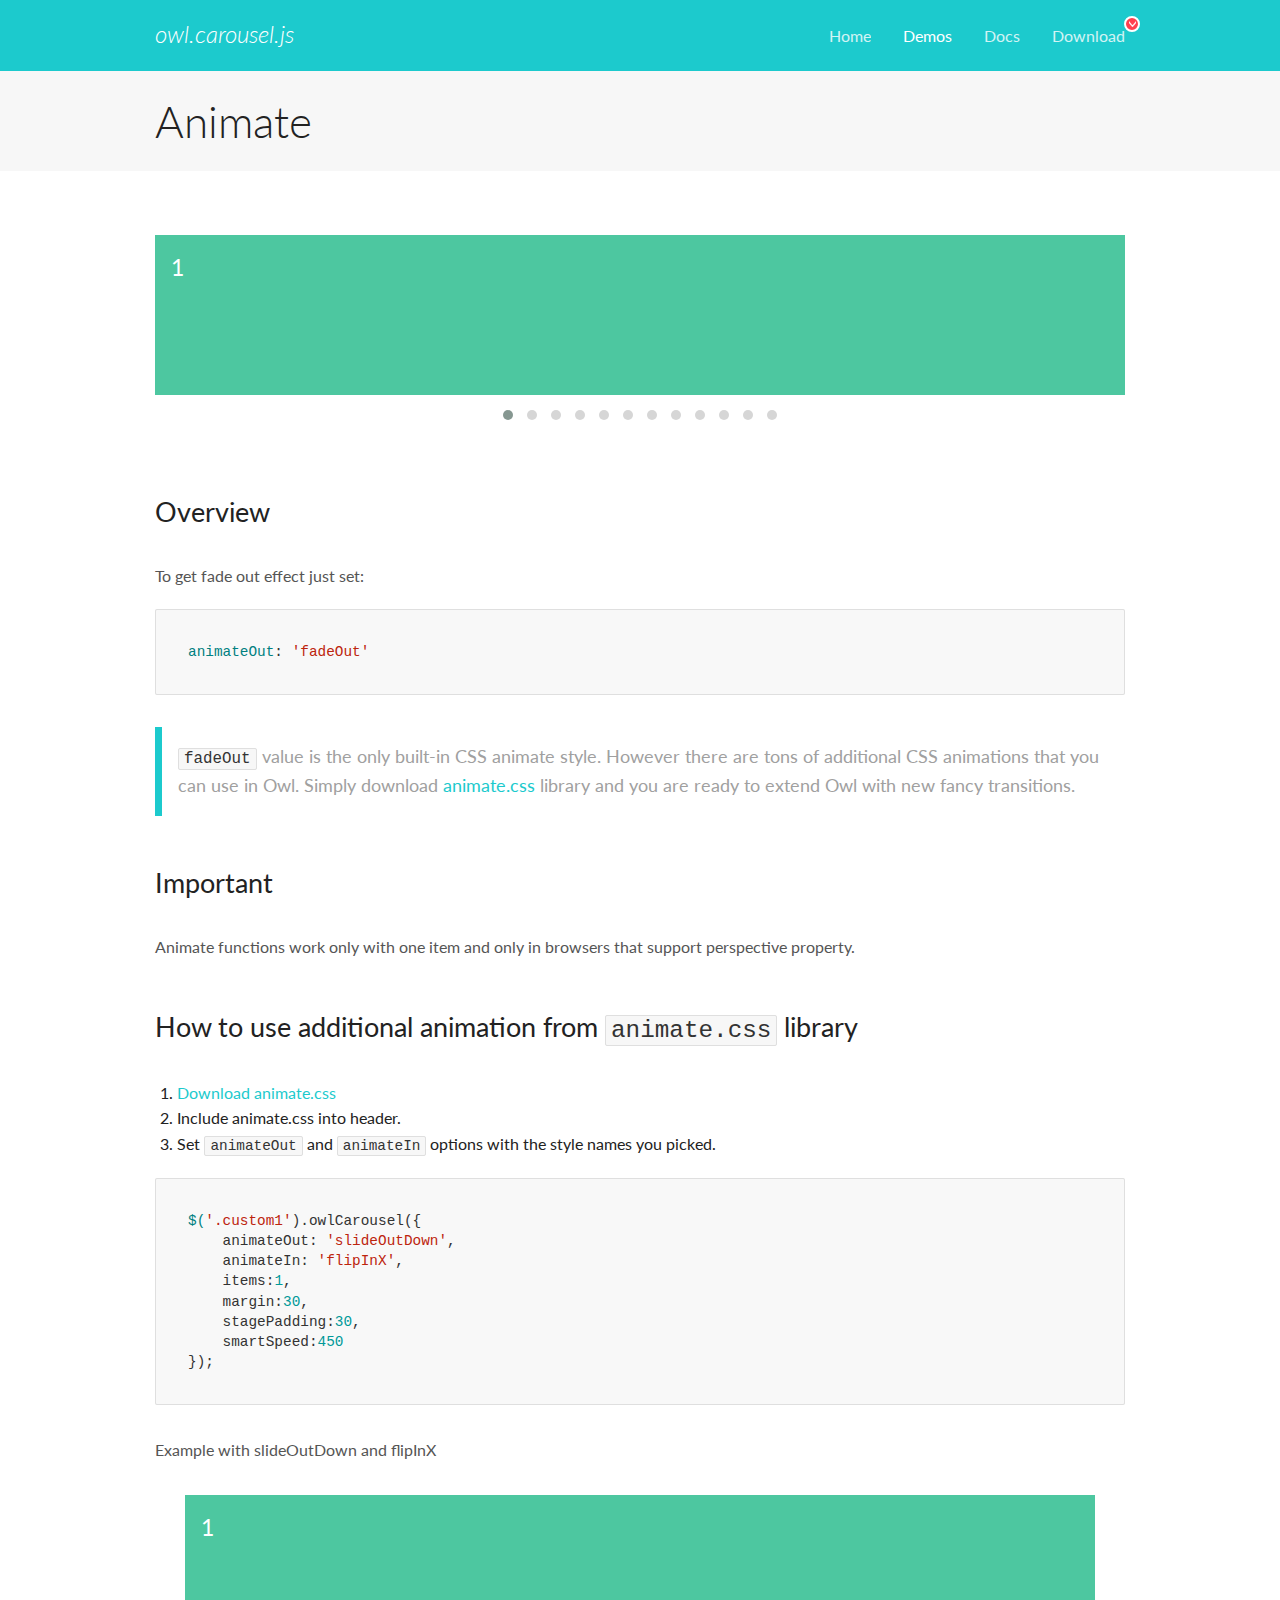
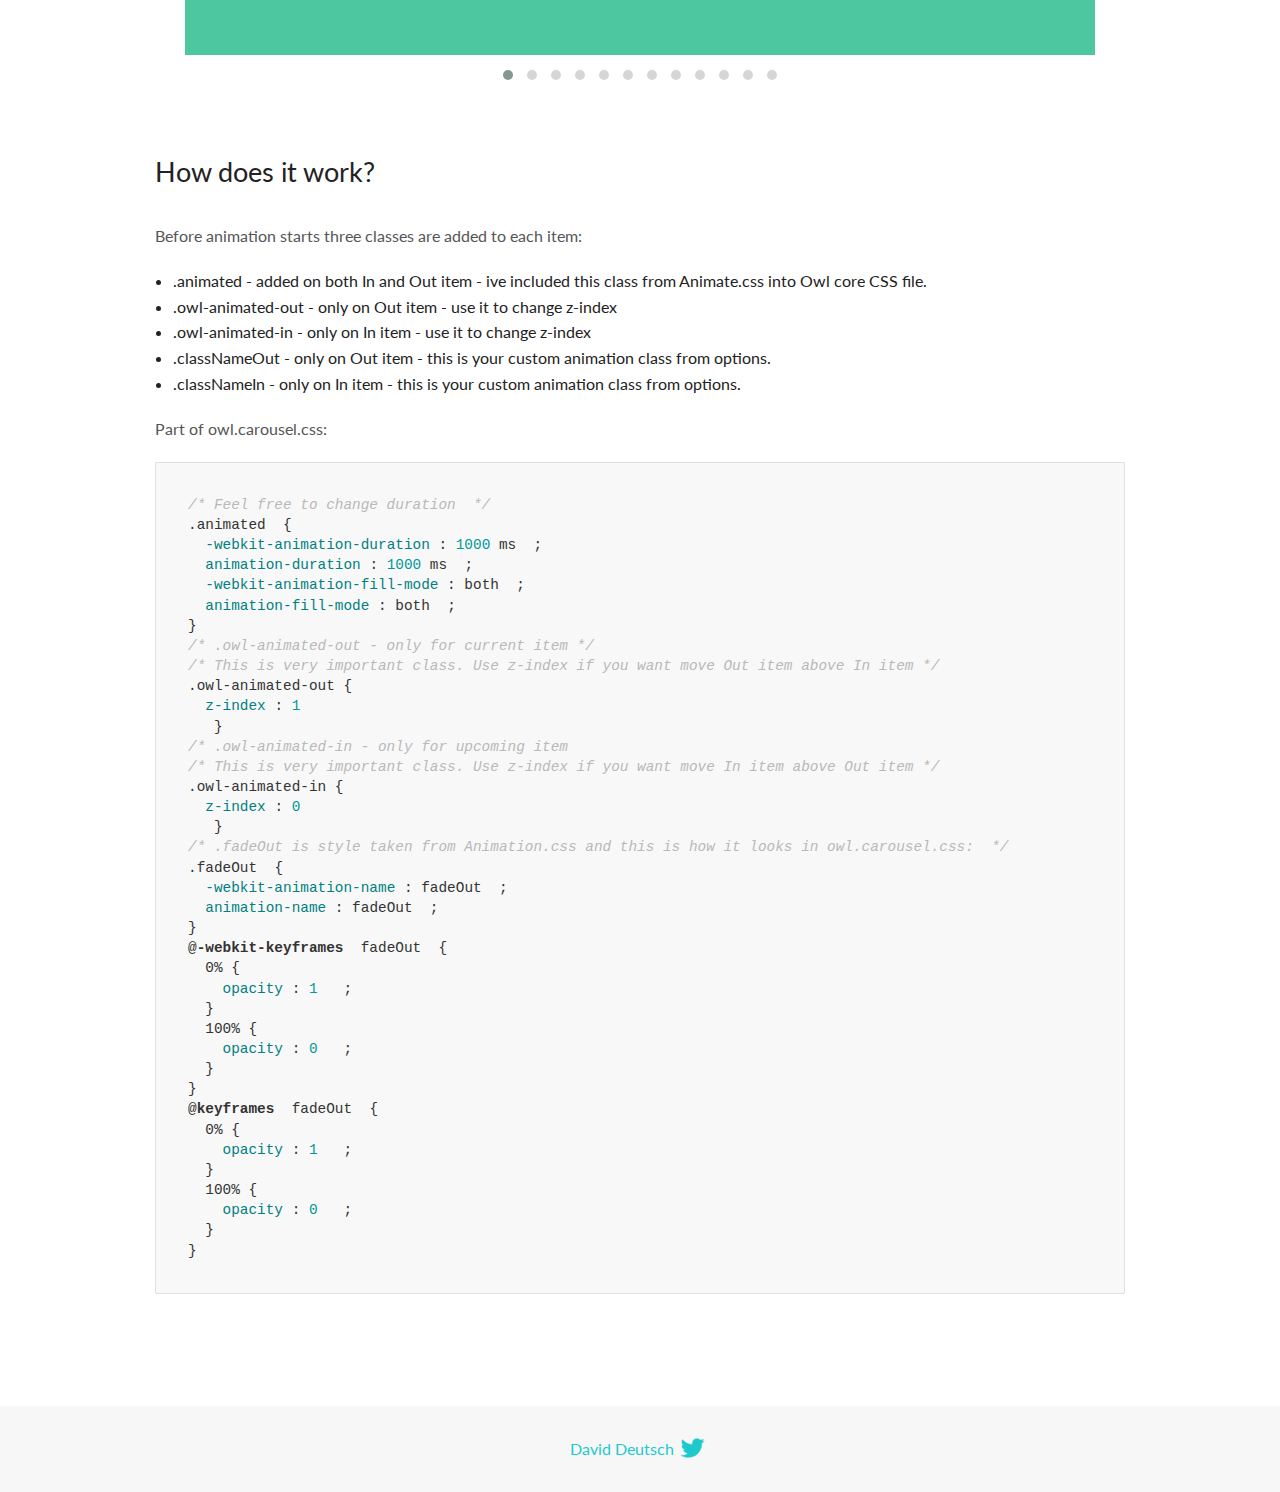
<file: js/OwlCarousel2-2.3.4/docs/demos/animate.html>
<!DOCTYPE html>
<html lang="en">
  <head>

    <!-- head -->
    <meta charset="utf-8">
    <meta name="msapplication-tap-highlight" content="no" />
    <meta name="viewport" content="width=device-width, initial-scale=1.0" />
    <meta name="description" content="Animate carousel">
    <meta name="author" content="David Deutsch">
    <title>
      Animate Demo | Owl Carousel | 2.3.4
    </title>

    <!-- Stylesheets -->
    <link href='https://fonts.googleapis.com/css?family=Lato:300,400,700,400italic,300italic' rel='stylesheet' type='text/css'>
    <link rel="stylesheet" href="../assets/css/docs.theme.min.css">

    <!-- Owl Stylesheets -->
    <link rel="stylesheet" href="../assets/owlcarousel/assets/owl.carousel.min.css">
    <link rel="stylesheet" href="../assets/owlcarousel/assets/owl.theme.default.min.css">

    <!-- HTML5 shim and Respond.js IE8 support of HTML5 elements and media queries -->

    <!--[if lt IE 9]>
      <script src="https://oss.maxcdn.com/libs/html5shiv/3.7.0/html5shiv.js"></script>
      <script src="https://oss.maxcdn.com/libs/respond.js/1.3.0/respond.min.js"></script>
    <![endif]-->

    <!-- Favicons -->
    <link rel="apple-touch-icon-precomposed" sizes="144x144" href="../assets/ico/apple-touch-icon-144-precomposed.png">
    <link rel="shortcut icon" href="../assets/ico/favicon.png">
    <link rel="shortcut icon" href="favicon.ico">

    <!-- Yeah i know js should not be in header. Its required for demos.-->

    <!-- javascript -->
    <script src="../assets/vendors/jquery.min.js"></script>
    <script src="../assets/owlcarousel/owl.carousel.js"></script>
  </head>
  <body>

    <!-- header -->
    <header class="header">
      <div class="row">
        <div class="large-12 columns">
          <div class="brand left">
            <h3>
              <a href="/OwlCarousel2/">owl.carousel.js</a> 
            </h3>
          </div>
          <a id="toggle-nav" class="right">
            <span></span> <span></span> <span></span> 
          </a> 
          <div class="nav-bar">
            <ul class="clearfix">
              <li> <a href="/OwlCarousel2/index.html">Home</a>  </li>
              <li class="active">
                <a href="/OwlCarousel2/demos/demos.html">Demos</a> 
              </li>
              <li> <a href="/OwlCarousel2/docs/started-welcome.html">Docs</a>  </li>
              <li>
                <a href="https://github.com/OwlCarousel2/OwlCarousel2/archive/2.3.4.zip">Download</a> 
                <span class="download"></span> 
              </li>
            </ul>
          </div>
        </div>
      </div>
    </header>

    <!-- title -->
    <section class="title">
      <div class="row">
        <div class="large-12 columns">
          <h1>Animate</h1>
        </div>
      </div>
    </section>

    <!--  Demos -->
    <section id="demos">
      <div class="row">
        <div class="large-12 columns">
          <div class="fadeOut owl-carousel owl-theme">
            <div class="item">
              <h4>1</h4>
            </div>
            <div class="item">
              <h4>2</h4>
            </div>
            <div class="item">
              <h4>3</h4>
            </div>
            <div class="item">
              <h4>4</h4>
            </div>
            <div class="item">
              <h4>5</h4>
            </div>
            <div class="item">
              <h4>6</h4>
            </div>
            <div class="item">
              <h4>7</h4>
            </div>
            <div class="item">
              <h4>8</h4>
            </div>
            <div class="item">
              <h4>9</h4>
            </div>
            <div class="item">
              <h4>10</h4>
            </div>
            <div class="item">
              <h4>11</h4>
            </div>
            <div class="item">
              <h4>12</h4>
            </div>
          </div>
          <h3 id="overview">Overview</h3>
          <p>To get fade out effect just set:</p>
          <pre><code>animateOut: &#39;fadeOut&#39;</code></pre>
          <blockquote>
            <p><code>fadeOut</code> value is the only built-in CSS animate style. However there are tons of additional CSS animations that you can use in Owl. Simply download
              <a href="https://daneden.github.io/animate.css/">animate.css</a>  library and you are ready to extend Owl with new fancy transitions.</p>
          </blockquote>
          <h3 id="important">Important</h3>
          <p>Animate functions work only with one item and only in browsers that support perspective property.</p>
          <h3 id="how-to-use-additional-animation-from-animate-css-library">How to use additional animation from <code>animate.css</code> library</h3>
          <ol>
            <li> <a href="https://daneden.github.io/animate.css/">Download animate.css</a>  </li>
            <li>Include animate.css into header.</li>
            <li>Set <code>animateOut</code> and <code>animateIn</code> options with the style names you picked.</li>
          </ol>
          <pre><code>$(&#39;.custom1&#39;).owlCarousel({
    animateOut: &#39;slideOutDown&#39;,
    animateIn: &#39;flipInX&#39;,
    items:1,
    margin:30,
    stagePadding:30,
    smartSpeed:450
});</code></pre>
          <p>Example with slideOutDown and flipInX</p>
          <div class="custom1 owl-carousel owl-theme">
            <div class="item">
              <h4>1</h4>
            </div>
            <div class="item">
              <h4>2</h4>
            </div>
            <div class="item">
              <h4>3</h4>
            </div>
            <div class="item">
              <h4>4</h4>
            </div>
            <div class="item">
              <h4>5</h4>
            </div>
            <div class="item">
              <h4>6</h4>
            </div>
            <div class="item">
              <h4>7</h4>
            </div>
            <div class="item">
              <h4>8</h4>
            </div>
            <div class="item">
              <h4>9</h4>
            </div>
            <div class="item">
              <h4>10</h4>
            </div>
            <div class="item">
              <h4>11</h4>
            </div>
            <div class="item">
              <h4>12</h4>
            </div>
          </div>
          <h3 id="how-does-it-work-">How does it work?</h3>
          <p>Before animation starts three classes are added to each item:</p>
          <ul>
            <li>.animated - added on both In and Out item - ive included this class from Animate.css into Owl core CSS file.</li>
            <li>.owl-animated-out - only on Out item - use it to change z-index</li>
            <li>.owl-animated-in - only on In item - use it to change z-index</li>
            <li>.classNameOut - only on Out item - this is your custom animation class from options.</li>
            <li>.classNameIn - only on In item - this is your custom animation class from options.</li>
          </ul>
          <p>Part of owl.carousel.css:</p>
          <pre><code class="language-css"><span class="comment">/* Feel free to change duration  */</span> 
<span class="class">.animated</span>  <span class="rules">{
  <span class="rule"><span class="attribute">-webkit-animation-duration</span> :<span class="value"> <span class="number">1000</span> ms</span> </span> ;
  <span class="rule"><span class="attribute">animation-duration</span> :<span class="value"> <span class="number">1000</span> ms</span> </span> ;
  <span class="rule"><span class="attribute">-webkit-animation-fill-mode</span> :<span class="value"> both</span> </span> ;
  <span class="rule"><span class="attribute">animation-fill-mode</span> :<span class="value"> both</span> </span> ;
<span class="rule">}</span> </span> 
<span class="comment">/* .owl-animated-out - only for current item */</span> 
<span class="comment">/* This is very important class. Use z-index if you want move Out item above In item */</span> 
<span class="class">.owl-animated-out</span> <span class="rules">{
  <span class="rule"><span class="attribute">z-index</span> :<span class="value"> <span class="number">1</span> 
</span> </span> </span> }
<span class="comment">/* .owl-animated-in - only for upcoming item
/* This is very important class. Use z-index if you want move In item above Out item */</span> 
<span class="class">.owl-animated-in</span> <span class="rules">{
  <span class="rule"><span class="attribute">z-index</span> :<span class="value"> <span class="number">0</span> 
</span> </span> </span> }
<span class="comment">/* .fadeOut is style taken from Animation.css and this is how it looks in owl.carousel.css:  */</span> 
<span class="class">.fadeOut</span>  <span class="rules">{
  <span class="rule"><span class="attribute">-webkit-animation-name</span> :<span class="value"> fadeOut</span> </span> ;
  <span class="rule"><span class="attribute">animation-name</span> :<span class="value"> fadeOut</span> </span> ;
<span class="rule">}</span> </span> 
<span class="at_rule">@<span class="keyword">-webkit-keyframes</span>  fadeOut </span> {
  0% <span class="rules">{
    <span class="rule"><span class="attribute">opacity</span> :<span class="value"> <span class="number">1</span> </span> </span> ;
  <span class="rule">}</span> </span> 
  100% <span class="rules">{
    <span class="rule"><span class="attribute">opacity</span> :<span class="value"> <span class="number">0</span> </span> </span> ;
  <span class="rule">}</span> </span> 
}
<span class="at_rule">@<span class="keyword">keyframes</span>  fadeOut </span> {
  0% <span class="rules">{
    <span class="rule"><span class="attribute">opacity</span> :<span class="value"> <span class="number">1</span> </span> </span> ;
  <span class="rule">}</span> </span> 
  100% <span class="rules">{
    <span class="rule"><span class="attribute">opacity</span> :<span class="value"> <span class="number">0</span> </span> </span> ;
  <span class="rule">}</span> </span> 
}</code></pre>
          <link rel="stylesheet" href="../assets/css/animate.css">
          <script>
            jQuery(document).ready(function($) {
              $('.fadeOut').owlCarousel({
                items: 1,
                animateOut: 'fadeOut',
                loop: true,
                margin: 10,
              });
              $('.custom1').owlCarousel({
                animateOut: 'slideOutDown',
                animateIn: 'flipInX',
                items: 1,
                margin: 30,
                stagePadding: 30,
                smartSpeed: 450
              });
            });
          </script>
        </div>
      </div>
    </section>

    <!-- footer -->
    <footer class="footer">
      <div class="row">
        <div class="large-12 columns">
          <h5>
            <a href="/OwlCarousel2/docs/support-contact.html">David Deutsch</a> 
            <a id="custom-tweet-button" href="https://twitter.com/share?url=https://github.com/OwlCarousel2/OwlCarousel2&text=Owl Carousel - This is so awesome! " target="_blank"></a> 
          </h5>
        </div>
      </div>
    </footer>

    <!-- vendors -->
    <script src="../assets/vendors/highlight.js"></script>
    <script src="../assets/js/app.js"></script>
  </body>
</html>
</file>
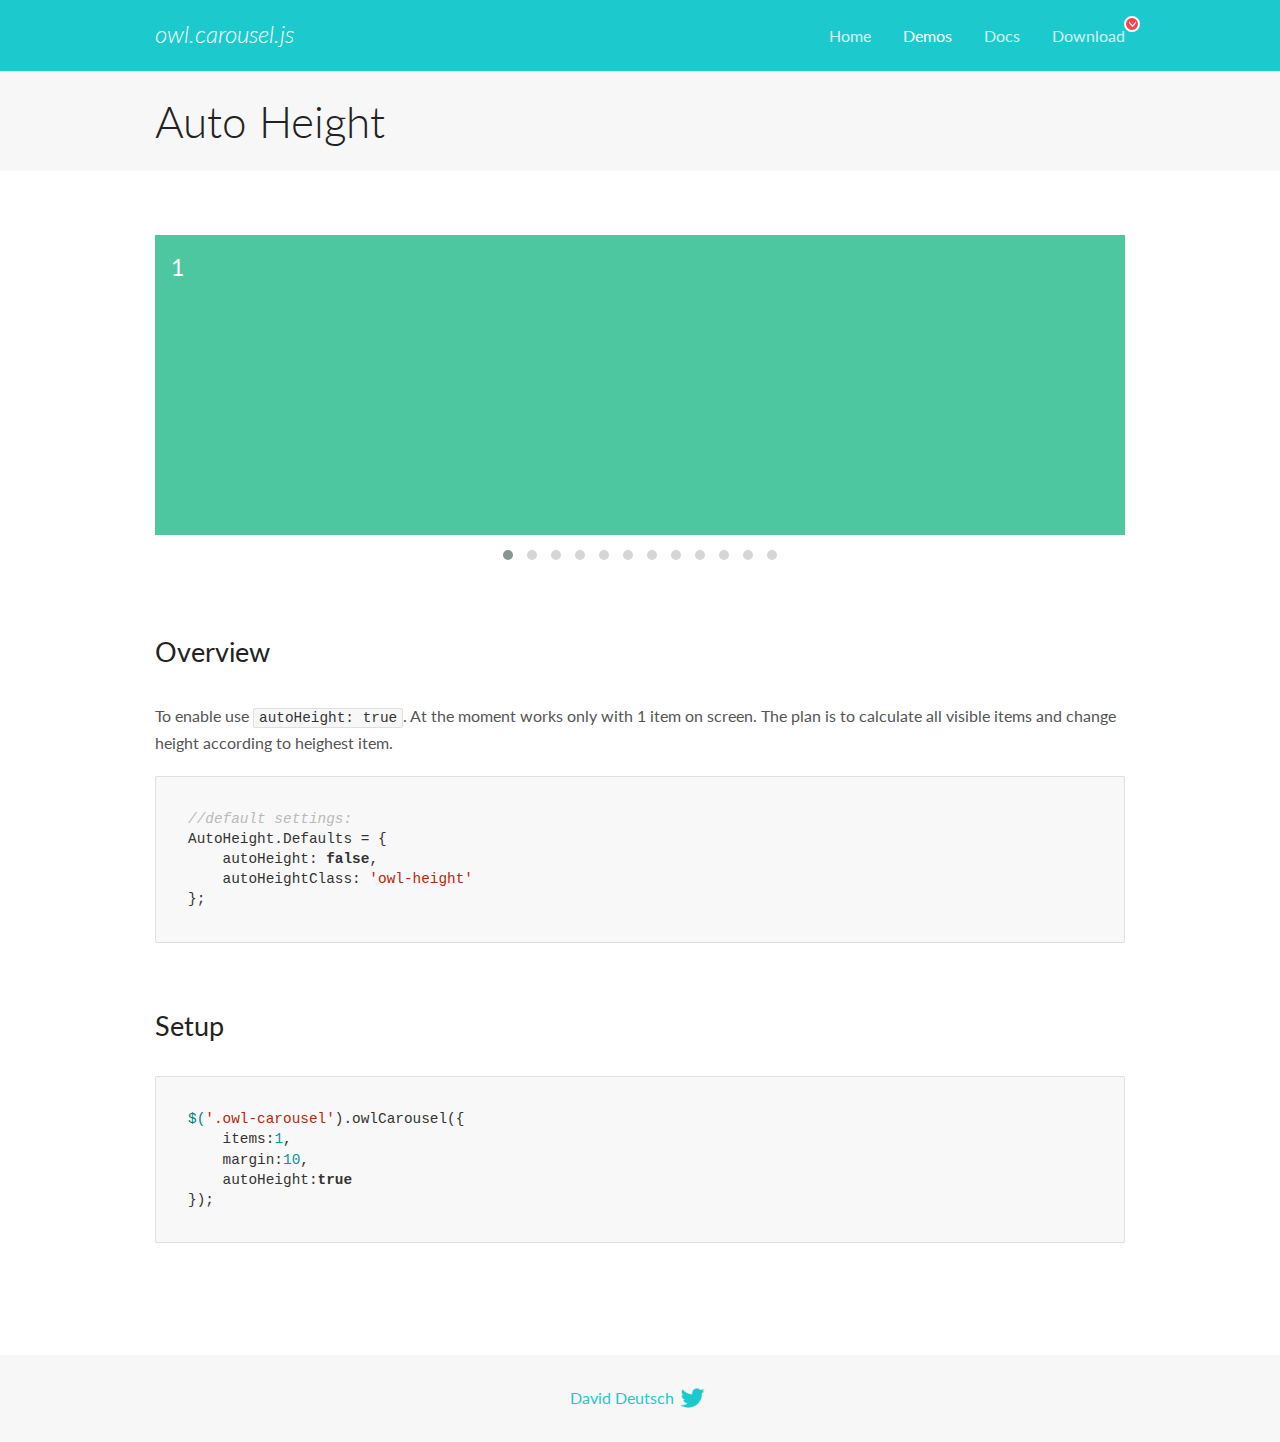
<file: js/OwlCarousel2-2.3.4/docs/demos/autoheight.html>
<!DOCTYPE html>
<html lang="en">
  <head>

    <!-- head -->
    <meta charset="utf-8">
    <meta name="msapplication-tap-highlight" content="no" />
    <meta name="viewport" content="width=device-width, initial-scale=1.0" />
    <meta name="description" content="autoHeight usage demo">
    <meta name="author" content="David Deutsch">
    <title>
      Auto Height Demo | Owl Carousel | 2.3.4
    </title>

    <!-- Stylesheets -->
    <link href='https://fonts.googleapis.com/css?family=Lato:300,400,700,400italic,300italic' rel='stylesheet' type='text/css'>
    <link rel="stylesheet" href="../assets/css/docs.theme.min.css">

    <!-- Owl Stylesheets -->
    <link rel="stylesheet" href="../assets/owlcarousel/assets/owl.carousel.min.css">
    <link rel="stylesheet" href="../assets/owlcarousel/assets/owl.theme.default.min.css">

    <!-- HTML5 shim and Respond.js IE8 support of HTML5 elements and media queries -->

    <!--[if lt IE 9]>
      <script src="https://oss.maxcdn.com/libs/html5shiv/3.7.0/html5shiv.js"></script>
      <script src="https://oss.maxcdn.com/libs/respond.js/1.3.0/respond.min.js"></script>
    <![endif]-->

    <!-- Favicons -->
    <link rel="apple-touch-icon-precomposed" sizes="144x144" href="../assets/ico/apple-touch-icon-144-precomposed.png">
    <link rel="shortcut icon" href="../assets/ico/favicon.png">
    <link rel="shortcut icon" href="favicon.ico">

    <!-- Yeah i know js should not be in header. Its required for demos.-->

    <!-- javascript -->
    <script src="../assets/vendors/jquery.min.js"></script>
    <script src="../assets/owlcarousel/owl.carousel.js"></script>
  </head>
  <body>

    <!-- header -->
    <header class="header">
      <div class="row">
        <div class="large-12 columns">
          <div class="brand left">
            <h3>
              <a href="/OwlCarousel2/">owl.carousel.js</a> 
            </h3>
          </div>
          <a id="toggle-nav" class="right">
            <span></span> <span></span> <span></span> 
          </a> 
          <div class="nav-bar">
            <ul class="clearfix">
              <li> <a href="/OwlCarousel2/index.html">Home</a>  </li>
              <li class="active">
                <a href="/OwlCarousel2/demos/demos.html">Demos</a> 
              </li>
              <li> <a href="/OwlCarousel2/docs/started-welcome.html">Docs</a>  </li>
              <li>
                <a href="https://github.com/OwlCarousel2/OwlCarousel2/archive/2.3.4.zip">Download</a> 
                <span class="download"></span> 
              </li>
            </ul>
          </div>
        </div>
      </div>
    </header>

    <!-- title -->
    <section class="title">
      <div class="row">
        <div class="large-12 columns">
          <h1>Auto Height</h1>
        </div>
      </div>
    </section>

    <!--  Demos -->
    <section id="demos">
      <div class="row">
        <div class="large-12 columns">
          <div class="owl-carousel owl-theme">
            <div class="item" style="height:300px">
              <h4>1</h4>
            </div>
            <div class="item" style="height:100px">
              <h4>2</h4>
            </div>
            <div class="item" style="height:500px">
              <h4>3</h4>
            </div>
            <div class="item" style="height:250px">
              <h4>4</h4>
            </div>
            <div class="item" style="height:400px">
              <h4>5</h4>
            </div>
            <div class="item" style="height:500px">
              <h4>6</h4>
            </div>
            <div class="item" style="height:600px">
              <h4>7</h4>
            </div>
            <div class="item" style="height:400px">
              <h4>8</h4>
            </div>
            <div class="item" style="height:300px">
              <h4>9</h4>
            </div>
            <div class="item" style="height:350px">
              <h4>10</h4>
            </div>
            <div class="item" style="height:200px">
              <h4>11</h4>
            </div>
            <div class="item" style="height:150px">
              <h4>12</h4>
            </div>
          </div>
          <h3 id="overview">Overview</h3>
          <p>To enable use <code>autoHeight: true</code>. At the moment works only with 1 item on screen. The plan is to calculate all visible items and change height according to heighest item.</p>
          <pre><code>//default settings:
AutoHeight.Defaults = {
    autoHeight: false,
    autoHeightClass: &#39;owl-height&#39;
};</code></pre>
          <h3 id="setup">Setup</h3>
          <pre><code>$(&#39;.owl-carousel&#39;).owlCarousel({
    items:1,
    margin:10,
    autoHeight:true
});</code></pre>
          <script>
            $(document).ready(function() {
              $('.owl-carousel').owlCarousel({
                items: 1,
                margin: 10,
                autoHeight: true
              });
            })
          </script>
        </div>
      </div>
    </section>

    <!-- footer -->
    <footer class="footer">
      <div class="row">
        <div class="large-12 columns">
          <h5>
            <a href="/OwlCarousel2/docs/support-contact.html">David Deutsch</a> 
            <a id="custom-tweet-button" href="https://twitter.com/share?url=https://github.com/OwlCarousel2/OwlCarousel2&text=Owl Carousel - This is so awesome! " target="_blank"></a> 
          </h5>
        </div>
      </div>
    </footer>

    <!-- vendors -->
    <script src="../assets/vendors/highlight.js"></script>
    <script src="../assets/js/app.js"></script>
  </body>
</html>
</file>
<file: css/style.css>
* {
  padding: 0;
  margin: 0;
  -webkit-box-sizing: border-box;
          box-sizing: border-box;
  font-family: 'Cairo', sans-serif;
  font-size: 16px;
}

#preloader {
  background: #000 url(../image/preload.gif) no-repeat center center;
  background-size: 20%;
  height: 100vh;
  width: 100%;
  position: fixed;
  z-index: 100;
}

.disappear {
  -webkit-animation: vanish 2s forwards;
          animation: vanish 2s forwards;
}

@-webkit-keyframes vanish {
  100% {
    opacity: 0;
    visibility: hidden;
  }
}

@keyframes vanish {
  100% {
    opacity: 0;
    visibility: hidden;
  }
}

html {
  scroll-behavior: smooth;
}

a {
  text-decoration: none;
}

section {
  overflow: hidden;
}

::-webkit-scrollbar {
  width: 15px;
}

::-webkit-scrollbar-track {
  -webkit-box-shadow: inset 0 0 5px #ababab;
          box-shadow: inset 0 0 5px #ababab;
  background-color: #dedede;
  border-radius: 10px;
}

::-webkit-scrollbar-thumb {
  border-radius: 10px;
  background: #043361;
}

::-webkit-scrollbar-thumb:hover {
  background: #4DBBAB;
}

#scroll-btn {
  display: none;
  position: fixed;
  bottom: 20px;
  right: 30px;
  z-index: 99;
  font-size: 18px;
  border: none;
  outline: none;
  background-color: #043361;
  color: white;
  cursor: pointer;
  padding: 10px 15px;
  border-radius: 50px;
  -webkit-transition: all 0.3s;
  transition: all 0.3s;
}

#scroll-btn:hover {
  background-color: #4DBBAB;
  -webkit-transition: all 0.3s;
  transition: all 0.3s;
}

header .upper-nav {
  padding-top: 15px;
  padding-bottom: 15px;
  opacity: 0.7;
  background-color: #FAFAFA;
  color: #656565;
  font-size: 14px !important;
}

header .upper-nav i {
  margin-right: 20px;
}

header .lower-nav {
  padding: 10px 0px;
}

header .lower-nav ul li {
  margin-right: 30px;
}

header .lower-nav ul li a {
  color: #343434 !important;
  font-size: 16px;
}

header .lower-nav ul li a:hover {
  color: #4DBBAB !important;
}

header .home-header {
  margin: 0px;
  padding: 0px;
  height: 100vh;
  background-repeat: no-repeat;
  background-size: cover;
}

header .hero-box {
  margin-top: 150px;
}

header .hero-box h1 {
  color: #043361;
  font-size: 65px;
  font-weight: bolder;
}

header .hero-box span {
  color: black;
  font-size: 45px;
  font-weight: bolder;
}

header .hero-box h4 {
  font-size: 20px;
  margin-bottom: 30px;
}

header .special-btn {
  background-color: #4DBBAB;
  padding: 10px 20px;
  font-size: 16px;
  border-radius: 20px;
  color: #FFF;
  -webkit-transition: all 0.3s;
  transition: all 0.3s;
}

header .special-btn:hover {
  text-decoration: none;
  color: #FFF;
  background-color: #043361;
  -webkit-transition: all 0.3s;
  transition: all 0.3s;
}

header .special-btn:active {
  text-decoration: none;
  color: #FFF;
  background-color: #043361;
}

header .special-btn:visited {
  text-decoration: none;
  color: #FFF;
}

.features {
  margin-top: -50px;
}

.features p {
  color: #FFFFFF;
  letter-spacing: 2px;
}

.features .card {
  padding: 40px 20px 60px 20px;
  border-radius: 0px;
  border: none;
}

.features .od-section {
  padding-right: 0px;
  padding-left: 0px;
}

.features .od-section .card {
  background-color: #4DBBAB;
}

.features .ev-section {
  padding-right: 0px;
  padding-left: 0px;
}

.features .ev-section .card {
  background-color: #5B9989;
}

.features h2 i {
  font-size: 45px;
  color: #043361;
}

.features h4 {
  color: #043361;
}

.about-us {
  padding-top: 50px;
}

.about-us .doc-image {
  padding-left: 0px;
  padding-right: 0px;
}

.about-us .doc-desc {
  padding: 30px 60px;
  line-height: 40px;
}

.about-us .doc-desc h6 {
  letter-spacing: 2px;
  margin-bottom: 20px;
  color: #043361;
}

.about-us .doc-desc h3 {
  margin-bottom: 50px;
  color: #4DBBAB;
}

.about-us .feature-list i {
  color: #043361;
  /* font-size: 35px; */
  border: 1px solid #043361;
  /* padding: 15px; */
  height: 55px;
  margin: 30px 20px 30px 0px;
  width: 55px;
  display: -webkit-box;
  display: -ms-flexbox;
  display: flex;
  -webkit-box-pack: center;
      -ms-flex-pack: center;
          justify-content: center;
  -webkit-box-align: center;
      -ms-flex-align: center;
          align-items: center;
  font-size: 30px;
}

.about-us .feature-list h5 {
  margin-top: 30px;
  font-size: 18px;
  color: #043361;
}

.about-us .feature-list p {
  font-size: 14px;
  line-height: 25px;
}

.departments .doc-image {
  padding-left: 0px;
  padding-right: 0px;
}

.departments .doc-desc {
  padding: 30px 60px;
  line-height: 30px;
}

.departments .doc-desc h6 {
  letter-spacing: 2px;
  margin-bottom: 20px;
}

.departments .doc-desc h3 {
  margin-bottom: 50px;
}

.departments .feature-list i {
  color: #FFF;
  background-color: #043361;
  font-size: 35px;
  border: 1px solid #043361;
  padding: 15px;
  margin: 30px 20px 30px 0px;
}

.departments .feature-list h5 {
  margin-top: 30px;
  font-size: 18px;
}

.departments .feature-list p {
  font-size: 14px;
  line-height: 25px;
}

.consultation {
  background-image: url(../image/Digital-banners-Coronavirus-Virus-cell-1200x500-tinted_tcm18-72639_w1200_n.png), -webkit-gradient(linear, left top, left bottom, from(rgba(77, 181, 171, 0.7)), to(rgba(77, 181, 171, 0.7)));
  background-image: url(../image/Digital-banners-Coronavirus-Virus-cell-1200x500-tinted_tcm18-72639_w1200_n.png), linear-gradient(rgba(77, 181, 171, 0.7), rgba(77, 181, 171, 0.7));
  background-blend-mode: overlay;
  height: 235px;
  width: 100%;
  background-repeat: no-repeat;
  background-attachment: fixed;
  background-size: cover;
  padding-top: 78.33333px;
}

.consultation h3 {
  color: #FFF;
  font-size: 35px;
  letter-spacing: 2px;
}

.consultation p {
  color: #FFF;
  letter-spacing: 1px;
}

.consultation .special-btn {
  background-color: #4DBBAB;
  padding: 10px 20px;
  font-size: 16px;
  border-radius: 20px;
  margin-top: 78.33333px;
  color: #FFF;
  -webkit-transition: all 0.5s;
  transition: all 0.5s;
}

.consultation .special-btn:hover {
  text-decoration: none;
  color: #FFF;
  background-color: #043361;
  -webkit-transition: all 0.5s;
  transition: all 0.5s;
}

.consultation .special-btn:active {
  text-decoration: none;
  color: #FFF;
  background-color: #043361;
}

.consultation .special-btn:visited {
  text-decoration: none;
  color: #FFF;
}

.page-desc {
  background-image: url(../image/blog3.jpg), -webkit-gradient(linear, left top, left bottom, from(rgba(77, 181, 171, 0.6)), to(rgba(77, 181, 171, 0.6)));
  background-image: url(../image/blog3.jpg), linear-gradient(rgba(77, 181, 171, 0.6), rgba(77, 181, 171, 0.6));
  background-blend-mode: overlay;
  height: 235px;
  width: 100%;
  background-repeat: no-repeat;
  background-attachment: fixed;
  background-size: cover;
  padding-top: 78.33333px;
}

.page-desc h3 {
  color: #FFF;
  font-size: 35px;
  letter-spacing: 2px;
}

.page-desc p {
  color: #FFF;
  letter-spacing: 1px;
}

.page-desc .special-btn {
  background-color: #4DBBAB;
  padding: 10px 20px;
  font-size: 16px;
  border-radius: 20px;
  margin-top: 78.33333px;
  color: #FFF;
}

.page-desc .special-btn:hover {
  text-decoration: none;
  color: #FFF;
  background-color: #043361;
}

.page-desc .special-btn:active {
  text-decoration: none;
  color: #FFF;
  background-color: #043361;
}

.page-desc .special-btn:visited {
  text-decoration: none;
  color: #FFF;
}

.departments {
  padding: 50px 40px;
  background-color: #fefefe;
}

.departments .desc-paragraph {
  color: #555;
  letter-spacing: 1px;
  padding: 15px 150px;
}

.departments h3 {
  color: #4DBBAB;
  font-size: 40px;
}

.departments h5 {
  color: #043361;
}

.departments .tabs ul {
  -webkit-box-pack: center;
      -ms-flex-pack: center;
          justify-content: center;
  margin: 20px auto;
}

.departments .tabs ul li button {
  color: #4DBBAB;
  font-size: 20px;
}

.departments .tabs ul li .active {
  background-color: #043361;
}

.doctors {
  padding: 50px 40px;
  background-color: #fefefe;
}

.doctors .desc-paragraph {
  color: #555;
  letter-spacing: 1px;
  padding: 15px 150px;
}

.doctors h3 {
  color: #4DBBAB;
  font-size: 40px;
}

.doctors h5 {
  color: #043361;
}

.doctors .doctor .card {
  border: 1px solid #4DBBAB;
  border-radius: 10px;
  position: relative;
  margin-bottom: 20px;
}

.doctors .doctor .card:hover .social-links {
  display: block;
  background-color: #4DBBAB;
  -webkit-transition: all 0.8s;
  transition: all 0.8s;
}

.doctors .doctor .card:hover .social-links ul li a {
  color: #fff;
}

.doctors .doctor .card img {
  border-radius: 10px;
}

.doctors .doctor .card h5 {
  color: #4DBBAB;
  padding: 0px 10px;
}

.doctors .doctor .card h6 {
  color: #555555;
  letter-spacing: 3px;
  font-size: 14px;
  padding: 0px 10px;
}

.doctors .doctor .card p {
  padding: 0px 10px;
}

.doctors .doctor .card .social-links {
  position: absolute;
  top: 245px;
  width: 100%;
  background-color: transparent;
  -webkit-transition: all 0.3s;
  transition: all 0.3s;
}

.doctors .doctor .card .social-links ul {
  display: -webkit-box;
  display: -ms-flexbox;
  display: flex;
  -ms-flex-pack: distribute;
      justify-content: space-around;
}

.doctors .doctor .card .social-links ul li a {
  color: transparent;
  -webkit-transition: all 0.5s;
  transition: all 0.5s;
}

.doctors .doctor .card .social-links ul li a i {
  font-size: 18px;
}

.doctors .doctor .card .social-links ul li a:hover {
  -webkit-transition: all 0.5s;
  transition: all 0.5s;
  color: #043361;
}

.doctors .small-doctors {
  display: none;
}

.testimonials {
  padding: 80px;
  background-color: #EFEFEF;
}

.testimonials h5 {
  font-size: 20px;
  letter-spacing: 2px;
  color: #4DBBAB;
}

.testimonials h6 {
  color: #043361;
  font-size: 16px;
}

.testimonials .desc-paragraph {
  color: #555;
  letter-spacing: 1px;
  padding: 15px 150px;
}

.testimonials img {
  border-radius: 10px;
}

.testimonials h1 {
  color: #043361;
}

.testimonials h1 i {
  font-size: 30px;
}

.testimonials .carousel-item p {
  letter-spacing: 1px;
  color: #6A6A6A;
}

.testimonials .carousel-item h5 {
  color: #043361;
  font-size: 22px;
}

.testimonials .carousel-item h6 {
  color: #4DBBAB;
  font-size: 18px;
}

.carousel-indicators {
  position: absolute;
  top: 210px;
}

.carousel-indicators li {
  background-color: #043361;
}

.contact-us .contact-form {
  background-color: #043361;
  padding: 60px 20px;
}

.contact-us h6 {
  color: #C1DCFE;
  letter-spacing: 2px;
  font-weight: 500;
  font-size: 20px;
}

.contact-us h3 {
  color: #FFF;
  letter-spacing: 2px;
  font-weight: bolder;
  font-size: 40px;
}

.contact-us p {
  font-size: 18px;
  letter-spacing: 2px;
  color: #EBF3FF;
}

.contact-us .a-h {
  margin-top: 40px;
}

.contact-us form input {
  background-color: #043361;
  color: #FFFFFF;
  width: 100%;
  margin-top: 15px;
  margin-bottom: 15px;
  outline-style: none;
  border-top: none;
  border-right: none;
  border-left: none;
  border-bottom: 1px solid #bbb;
}

.contact-us form input::-webkit-input-placeholder {
  color: #AFAFAF;
}

.contact-us form input:-ms-input-placeholder {
  color: #AFAFAF;
}

.contact-us form input::-ms-input-placeholder {
  color: #AFAFAF;
}

.contact-us form input::placeholder {
  color: #AFAFAF;
}

.contact-us form select {
  background-color: #043361;
  color: #FFFFFF;
  width: 100%;
  margin-top: 15px;
  outline-style: none;
  margin-bottom: 15px;
  border-top: none;
  border-right: none;
  border-left: none;
  border-bottom: 1px solid #bbb;
}

.contact-us form select::-webkit-input-placeholder {
  color: #AFAFAF;
}

.contact-us form select:-ms-input-placeholder {
  color: #AFAFAF;
}

.contact-us form select::-ms-input-placeholder {
  color: #AFAFAF;
}

.contact-us form select::placeholder {
  color: #AFAFAF;
}

.contact-us form textarea {
  background-color: #043361;
  padding: 10px;
  color: #FFFFFF;
  width: 100%;
  margin-top: 15px;
  margin-bottom: 15px;
  outline-style: none;
  border-top: none;
  border-right: none;
  border-left: none;
  border-bottom: 1px solid #bbb;
}

.contact-us form textarea::-webkit-input-placeholder {
  color: #AFAFAF;
}

.contact-us form textarea:-ms-input-placeholder {
  color: #AFAFAF;
}

.contact-us form textarea::-ms-input-placeholder {
  color: #AFAFAF;
}

.contact-us form textarea::placeholder {
  color: #AFAFAF;
}

.contact-us form .submit-btn {
  border: none;
  padding: 15px 25px;
  border-radius: 50px;
  color: #FFF;
  background-color: #4DBBAB;
  width: 100%;
  margin-top: 25px;
}

.contact-us .facts-card {
  border: none;
  background-color: #F7F7F7;
  padding: 25px;
  margin: 12px;
}

.contact-us .facts-card .counter {
  font-weight: bold;
  color: #4DBBAB;
  font-size: 30px;
}

.contact-us .facts-card h5 {
  font-size: 18px;
}

.pricing {
  padding: 80px 80px 150px 80px;
  background-color: #EFEFEF;
}

.pricing h5 {
  font-size: 16px;
  letter-spacing: 2px;
}

.pricing h3 {
  color: #4DBBAB;
  font-size: 40px;
}

.pricing .desc-paragraph {
  color: #555;
  letter-spacing: 1px;
  padding: 15px 150px;
}

.pricing .plan-card {
  position: relative;
  padding: 30px 15px;
  border: 2px solid #043361;
}

.pricing .plan-card ul li {
  color: #656565;
  margin: 35px auto;
}

.pricing .plan-card h3 {
  font-size: 35px;
  font-weight: bold;
  color: #043361;
}

.pricing .plan-card h3 span {
  font-size: 12px;
  color: #6A6A6A;
  font-weight: lighter;
}

.pricing .plan-card:hover {
  border: 2px solid #4DBBAB;
  text-decoration: none;
  -webkit-transition: all 0.3s;
  transition: all 0.3s;
}

.pricing .plan-card:hover .get-offer {
  background-color: #4DBBAB;
  text-decoration: none;
  -webkit-transition: all 0.3s;
  transition: all 0.3s;
}

.pricing .plan-card:hover h3 {
  color: #4DBBAB;
  -webkit-transition: all 0.3s;
  transition: all 0.3s;
}

.pricing .plan-card .get-offer {
  position: absolute;
  top: 465px;
  left: 20%;
  margin: auto;
  background-color: #043361;
  color: #FFF;
  padding: 15px 30px;
  border-radius: 50px;
  font-size: 16px;
  width: 60%;
}

.blog {
  padding: 0px 80px 150px;
  background-color: #EFEFEF;
}

.blog h5 {
  font-size: 16px;
  letter-spacing: 2px;
}

.blog h3 {
  color: #4DBBAB;
  font-size: 40px;
}

.blog .desc-paragraph {
  color: #555;
  letter-spacing: 1px;
  padding: 15px 150px;
}

.blog .card-header {
  padding: 0px;
}

.blog .card-body a {
  color: #000;
  font-size: 20px;
}

.blog .card-body a:hover {
  text-decoration: none;
}

.blog .card-body p {
  color: #656565;
  letter-spacing: 1px;
  font-size: 14px;
  margin-top: 20px;
  margin-bottom: 30px;
}

.blog .card-body .read-more {
  background-color: #4DBBAB;
  color: #FFF;
  border-radius: 50px;
  padding: 5px 20px;
  font-size: 15px;
  border: 1px solid #4DBBAB;
  -webkit-transition: all 0.3s;
  transition: all 0.3s;
}

.blog .card-body .read-more:hover {
  border: 1px solid #043361;
  color: #043361;
  background-color: #FFF;
  -webkit-transition: all 0.3s;
  transition: all 0.3s;
}

.blog .card-body i {
  font-size: 12px;
}

.blog .card-body .author {
  color: #043361;
  font-size: 16px;
  float: right;
}

.blog .card-body .author:hover {
  text-decoration: none;
  color: #4DBBAB;
}

.blog .card-body span {
  color: #043361;
  float: right;
  margin-right: 15px;
}

.blog .pagination {
  margin-top: 65px;
}

.blog .pagination ul a {
  margin-right: 10px;
  border: 1px solid #043361;
  padding: 3px 12px;
  border-radius: 5px;
  color: #043361;
}

.blog .pagination ul .active {
  background-color: #043361;
  color: #fff;
}

.contact-box {
  background-color: #efefef;
  height: 100px;
}

.contact-box span {
  font-size: 16px;
  color: #141313;
  font-weight: bolder;
}

.contact-box p {
  font-size: 15px;
  color: #666;
}

.footer {
  background-color: #141313;
  padding-top: 80px;
}

.footer h2 {
  color: #4DBBAB;
  font-size: 24px;
  font-weight: bolder;
  letter-spacing: 1px;
}

.footer h2 span {
  font-size: 24px;
  color: #2F89FC;
  font-weight: bolder;
  letter-spacing: 1px;
}

.footer p {
  color: #bbb;
  letter-spacing: 1px;
}

.footer .location-details li {
  color: #eeeeee;
}

.footer .location-details li:first-child {
  color: #999999;
}

.footer .social-ico {
  list-style-type: none;
}

.footer .social-ico li {
  margin-right: 50px;
  display: inline;
}

.footer .social-ico li a {
  color: #eeeeee;
  -webkit-transition: all 0.3s;
  transition: all 0.3s;
}

.footer .social-ico li a i {
  font-size: 28px;
}

.footer .social-ico li a:hover {
  -webkit-transition: all 0.3s;
  transition: all 0.3s;
  color: #4DBBAB;
}

.footer .second-col a {
  color: #cdcdcd;
  -webkit-transition: all 0.5s;
  transition: all 0.5s;
}

.footer .second-col a li i {
  font-size: 12px;
}

.footer .second-col a:hover {
  -webkit-transition: all 0.3s;
  transition: all 0.3s;
  text-decoration: none;
  color: #4DBBAB;
}

.footer .third-col a {
  color: #A4A4A4;
  -webkit-transition: all 0.3s;
  transition: all 0.3s;
}

.footer .third-col a:hover {
  color: #4DBBAB;
  -webkit-transition: all 0.3s;
  transition: all 0.3s;
  text-decoration: none;
}

.footer .submit-form input {
  border-radius: 0px;
  outline-style: none;
}

.footer .submit-form input::-webkit-input-placeholder {
  text-align: center;
  color: #043361;
}

.footer .submit-form input:-ms-input-placeholder {
  text-align: center;
  color: #043361;
}

.footer .submit-form input::-ms-input-placeholder {
  text-align: center;
  color: #043361;
}

.footer .submit-form input::placeholder {
  text-align: center;
  color: #043361;
}

.footer .submit-form button {
  border-radius: 35px;
  outline-style: none;
  background-color: #4DBBAB;
  border: 1px solid #4DBBAB;
}

.footer .submit-form button:hover {
  background-color: #043361;
  border: 1px solid #043361;
}

.contact-btn{
  border-radius: 35px;
  outline-style: none;
  background-color: #4DBBAB;
  border: 1px solid #4DBBAB;
  color: #fff;
}

.contact-btn:hover {
  background-color: #043361;
  border: 1px solid #043361;
  color: #fff;
}

.login {
  padding: 50px 0px;
}

.login h2 {
  color: #4DBBAB;
  margin-bottom: 25px;
  font-size: 22px;
}

.login a {
  color: #000;
}

.login .login-form input {
  outline-style: none;
}

.login .login-form input:first-child {
  margin-bottom: 20px;
}

.login .login-form a {
  font-size: 12px;
  color: #323232;
}

.login .login-form button {
  border: none;
  float: right;
  margin-top: 20px;
  padding: 5px 30px;
  background-color: #4DBBAB;
  color: #fff;
  border-radius: 50px;
}

.login .login-form h6 {
  margin-top: 60px;
  color: #043361;
  font-size: 14px;
}

.login .login-form h6 a {
  font-size: 14px;
}

.login .register-form input {
  outline-style: none;
  margin-bottom: 20px;
}

.login .register-form a {
  font-size: 12px;
  color: #323232;
}

.login .register-form button {
  border: none;
  float: right;
  margin-top: 20px;
  padding: 5px 30px;
  background-color: #4DBBAB;
  color: #fff;
  border-radius: 50px;
}

.login .register-form h6 {
  margin-top: 60px;
  color: #043361;
  font-size: 14px;
}

.login .register-form h6 a {
  font-size: 14px;
}

footer {
  background-color: #141313;
  color: #A4A4A4;
  padding-top: 50px;
  padding-bottom: 50px;
  text-align: center;
}

footer h2 {
  font-size: 16px;
}

@media (max-width: 376px) {
  header .upper-nav img {
    margin-bottom: 10px;
  }
  header .upper-nav p {
    font-size: 10px;
  }
  header .upper-nav span {
    font-size: 12px;
  }
  header .special-btn {
    padding: 5px 15px;
    font-size: 14px;
    border-radius: 20px;
    color: #FFF;
  }
  header .hero-box {
    margin-top: 150px;
  }
  header .hero-box h1 {
    color: #043361;
    font-size: 40px;
    font-weight: bolder;
  }
  header .hero-box span {
    color: black;
    font-size: 25px;
    font-weight: bolder;
  }
  header .hero-box h4 {
    font-size: 15px;
    margin-bottom: 30px;
  }
  .features {
    margin-top: -50px;
  }
  .features p {
    color: #FFFFFF;
    letter-spacing: 2px;
  }
  .features .card {
    padding: 20px;
    border-radius: 0px;
    border: none;
  }
  .features .od-section h4 {
    font-size: 18px;
  }
  .features .od-section p {
    font-size: 12px;
    letter-spacing: 0px;
  }
  .features .ev-section h4 {
    font-size: 18px;
  }
  .features .ev-section p {
    font-size: 12px;
    letter-spacing: 0px;
  }
  .features h2 i {
    font-size: 45px;
    color: #043361;
  }
  .features h4 {
    color: #043361;
  }
  .about-us {
    text-align: center;
  }
  .about-us .doc-image {
    display: none;
  }
  .about-us .doc-desc h6 {
    margin-bottom: 15px;
    font-size: 11px;
  }
  .about-us .doc-desc h3 {
    font-size: 18px;
    margin-bottom: 20px;
  }
  .about-us .doc-desc p {
    font-size: 10px;
    line-height: 15px;
  }
  .about-us .doc-desc .feature-list i {
    margin: 0px;
  }
  .about-us .doc-desc .feature-list h5 {
    margin-top: 20px;
    font-size: 15px;
  }
  .consultation h3 {
    font-size: 20px;
  }
  .consultation p {
    font-size: 13px;
    margin-bottom: 0px;
  }
  .consultation .special-btn-cols {
    text-align: center;
  }
  .consultation .special-btn {
    padding: 7px 14px;
    font-size: 13px;
  }
  .departments h5 {
    font-size: 14px;
  }
  .departments h3 {
    font-size: 22px;
  }
  .departments p {
    font-size: 12px;
    line-height: 18px;
  }
  .departments .desc-paragraph {
    padding: 0px;
  }
  .departments .tabs ul li button {
    font-size: 12px;
  }
  .departments .doc-desc {
    text-align: center;
    padding: 0px;
  }
  .departments .doc-desc h3 {
    margin-bottom: 15px;
  }
  .departments .doc-desc p {
    text-align: left;
    font-size: 12px;
    line-height: 20px;
  }
  .departments .doc-desc .feature-list i {
    margin: 5px;
    font-size: 25px;
    padding: 10px;
  }
  .departments .doc-desc .feature-list h5 {
    margin-top: 10px;
    font-size: 16px;
  }
  .departments .doc-image {
    display: none;
  }
  .doctors {
    padding: 0px;
  }
  .doctors h5 {
    font-size: 12px;
  }
  .doctors h3 {
    font-size: 24px;
  }
  .doctors .desc-paragraph {
    font-size: 12px;
    padding: 0px;
  }
  .doctors .large-doctors {
    display: none;
  }
  .doctors .small-doctors .doc-sm-desc {
    text-align: left;
  }
  .doctors .small-doctors .doc-sm-desc h5 {
    font-size: 12px;
    color: #4DBBAB;
  }
  .doctors .small-doctors .doc-sm-desc h6 {
    color: #043361;
    font-size: 12px;
  }
  .doctors .small-doctors .doc-sm-desc p {
    font-size: 12px;
  }
  .doctors .small-doctors {
    display: block;
  }
  .testimonials {
    padding: 20px 80px 10px 80px;
  }
  .testimonials h5 {
    font-size: 12px;
  }
  .testimonials h3 {
    font-size: 24px;
  }
  .testimonials .desc-paragraph {
    padding: 0px;
    font-size: 12px;
  }
  .testimonials h1 {
    font-size: 20px;
    margin-top: 10px;
  }
  .testimonials h1 i {
    font-size: 20px;
  }
  .testimonials p {
    font-size: 12px;
  }
  .testimonials .doc-name {
    color: #4DBBAB;
  }
  .testimonials h6 {
    font-size: 12px;
    color: #043361;
  }
  .contact-us {
    height: 570px;
  }
  .contact-us h6 {
    font-size: 14px;
  }
  .contact-us h3 {
    font-size: 26px;
  }
  .contact-us p {
    font-size: 14px;
  }
  .contact-us .statistics {
    display: none;
  }
  .pricing {
    padding: 40px 30px;
  }
  .pricing .desc-paragraph {
    letter-spacing: 1px;
    padding: 15px 5px;
    font-size: 12px;
  }
  .pricing h5 {
    font-size: 12px;
  }
  .pricing h3 {
    font-size: 24px;
  }
  .pricing .plan-card {
    margin-top: 10px;
    position: relative;
    padding: 15px 10px;
  }
  .pricing .plan-card h4 {
    font-size: 16px;
  }
  .pricing .plan-card h3 {
    font-size: 25px;
  }
  .pricing .plan-card h3 span {
    font-size: 10px;
  }
  .pricing .plan-card ul li {
    margin: 15px auto;
    font-size: 14px;
  }
  .pricing .plan-card .get-offer {
    position: absolute;
    top: 270px;
    left: 30%;
    margin: auto;
    color: #FFF;
    padding: 7px 5px;
    border-radius: 50px;
    font-size: 12px;
    width: 40%;
  }
  .blog {
    padding: 0px;
  }
  .blog .desc-paragraph {
    letter-spacing: 1px;
    padding: 15px 5px;
    font-size: 12px;
  }
  .blog h5 {
    font-size: 12px;
  }
  .blog h3 {
    font-size: 24px;
  }
  .footer {
    padding-top: 30px;
  }
  .footer h4 {
    font-size: 18px;
    margin-top: 15px;
  }
  .footer ul li {
    font-size: 13px;
  }
  .footer .social-ico li a i {
    font-size: 18px;
  }
}

@media (min-width: 377px) and (max-width: 420px) {
  header .upper-nav img {
    margin-bottom: 10px;
  }
  header .upper-nav p {
    font-size: 10px;
  }
  header .upper-nav span {
    font-size: 12px;
  }
  header .special-btn {
    padding: 5px 15px;
    font-size: 14px;
    border-radius: 20px;
    color: #FFF;
  }
  header .hero-box {
    margin-top: 150px;
  }
  header .hero-box h1 {
    color: #043361;
    font-size: 40px;
    font-weight: bolder;
  }
  header .hero-box span {
    color: black;
    font-size: 25px;
    font-weight: bolder;
  }
  header .hero-box h4 {
    font-size: 15px;
    margin-bottom: 30px;
  }
  .features {
    margin-top: -50px;
  }
  .features p {
    color: #FFFFFF;
    letter-spacing: 2px;
  }
  .features .card {
    padding: 20px;
    border-radius: 0px;
    border: none;
  }
  .features .od-section h4 {
    font-size: 18px;
  }
  .features .od-section p {
    font-size: 12px;
    letter-spacing: 0px;
  }
  .features .ev-section h4 {
    font-size: 18px;
  }
  .features .ev-section p {
    font-size: 12px;
    letter-spacing: 0px;
  }
  .features h2 i {
    font-size: 45px;
    color: #043361;
  }
  .features h4 {
    color: #043361;
  }
  .about-us {
    text-align: center;
  }
  .about-us .doc-image {
    display: none;
  }
  .about-us .doc-desc h6 {
    margin-bottom: 15px;
    font-size: 11px;
  }
  .about-us .doc-desc h3 {
    font-size: 18px;
    margin-bottom: 20px;
  }
  .about-us .doc-desc p {
    font-size: 10px;
    line-height: 15px;
  }
  .about-us .doc-desc .feature-list i {
    margin: 0px;
  }
  .about-us .doc-desc .feature-list h5 {
    margin-top: 20px;
    font-size: 15px;
  }
  .consultation h3 {
    font-size: 20px;
  }
  .consultation p {
    font-size: 13px;
    margin-bottom: 0px;
  }
  .consultation .special-btn-cols {
    text-align: center;
  }
  .consultation .special-btn {
    padding: 7px 14px;
    font-size: 13px;
  }
  .departments h5 {
    font-size: 14px;
  }
  .departments h3 {
    font-size: 22px;
  }
  .departments p {
    font-size: 12px;
    line-height: 18px;
  }
  .departments .desc-paragraph {
    padding: 0px;
  }
  .departments .tabs ul li button {
    font-size: 12px;
  }
  .departments .doc-desc {
    text-align: center;
    padding: 0px;
  }
  .departments .doc-desc h3 {
    margin-bottom: 15px;
  }
  .departments .doc-desc p {
    text-align: left;
    font-size: 12px;
    line-height: 20px;
  }
  .departments .doc-desc .feature-list i {
    margin: 5px;
    font-size: 25px;
    padding: 10px;
  }
  .departments .doc-desc .feature-list h5 {
    margin-top: 10px;
    font-size: 16px;
  }
  .departments .doc-image {
    display: none;
  }
  .doctors {
    padding: 0px;
  }
  .doctors h5 {
    font-size: 12px;
  }
  .doctors h3 {
    font-size: 24px;
  }
  .doctors .desc-paragraph {
    font-size: 12px;
    padding: 0px;
  }
  .doctors .large-doctors {
    display: none;
  }
  .doctors .small-doctors .doc-sm-desc {
    text-align: left;
  }
  .doctors .small-doctors .doc-sm-desc h5 {
    font-size: 12px;
    color: #4DBBAB;
  }
  .doctors .small-doctors .doc-sm-desc h6 {
    color: #043361;
    font-size: 12px;
  }
  .doctors .small-doctors .doc-sm-desc p {
    font-size: 12px;
  }
  .doctors .small-doctors {
    display: block;
  }
  .testimonials {
    padding: 20px 80px 10px 80px;
  }
  .testimonials h5 {
    font-size: 12px;
  }
  .testimonials h3 {
    font-size: 24px;
  }
  .testimonials .desc-paragraph {
    padding: 0px;
    font-size: 12px;
  }
  .testimonials h1 {
    font-size: 20px;
    margin-top: 10px;
  }
  .testimonials h1 i {
    font-size: 20px;
  }
  .testimonials p {
    font-size: 12px;
  }
  .testimonials .doc-name {
    color: #4DBBAB;
  }
  .testimonials h6 {
    font-size: 12px;
    color: #043361;
  }
  .contact-us {
    height: 570px;
  }
  .contact-us h6 {
    font-size: 14px;
  }
  .contact-us h3 {
    font-size: 26px;
  }
  .contact-us p {
    font-size: 14px;
  }
  .contact-us .statistics {
    display: none;
  }
  .pricing {
    padding: 40px 30px;
  }
  .pricing .desc-paragraph {
    letter-spacing: 1px;
    padding: 15px 5px;
    font-size: 12px;
  }
  .pricing h5 {
    font-size: 12px;
  }
  .pricing h3 {
    font-size: 24px;
  }
  .pricing .plan-card {
    margin-top: 10px;
    position: relative;
    padding: 15px 10px;
  }
  .pricing .plan-card h4 {
    font-size: 16px;
  }
  .pricing .plan-card h3 {
    font-size: 25px;
  }
  .pricing .plan-card h3 span {
    font-size: 10px;
  }
  .pricing .plan-card ul li {
    margin: 15px auto;
    font-size: 14px;
  }
  .pricing .plan-card .get-offer {
    position: absolute;
    top: 270px;
    left: 30%;
    margin: auto;
    color: #FFF;
    padding: 7px 5px;
    border-radius: 50px;
    font-size: 12px;
    width: 40%;
  }
  .blog {
    padding: 0px;
  }
  .blog .desc-paragraph {
    letter-spacing: 1px;
    padding: 15px 5px;
    font-size: 12px;
  }
  .blog h5 {
    font-size: 12px;
  }
  .blog h3 {
    font-size: 24px;
  }
  .footer {
    padding-top: 30px;
  }
  .footer h4 {
    font-size: 18px;
    margin-top: 15px;
  }
  .footer ul li {
    font-size: 13px;
  }
  .footer .social-ico li a i {
    font-size: 18px;
  }
}

@media (min-width: 421px) and (max-width: 768px) {
  header .upper-nav p {
    font-size: 12px;
  }
  header .upper-nav span {
    font-size: 14px;
  }
  header .special-btn {
    padding: 8px 18px;
    font-size: 16px;
    border-radius: 20px;
    color: #FFF;
  }
  header .hero-box {
    margin-top: 150px;
  }
  header .hero-box h1 {
    color: #043361;
    font-size: 50px;
    font-weight: bolder;
  }
  header .hero-box span {
    color: black;
    font-size: 35px;
    font-weight: bolder;
  }
  header .hero-box h4 {
    font-size: 20px;
    margin-bottom: 30px;
  }
  .features {
    margin-top: -50px;
  }
  .features p {
    color: #FFFFFF;
    letter-spacing: 2px;
  }
  .features .card {
    padding: 20px;
    border-radius: 0px;
    border: none;
  }
  .features .od-section h4 {
    font-size: 18px;
  }
  .features .od-section p {
    font-size: 12px;
    letter-spacing: 0px;
  }
  .features .ev-section h4 {
    font-size: 18px;
  }
  .features .ev-section p {
    font-size: 12px;
    letter-spacing: 0px;
  }
  .features h2 i {
    font-size: 45px;
    color: #043361;
  }
  .features h4 {
    color: #043361;
  }
  .about-us {
    text-align: center;
  }
  .about-us .doc-image {
    padding-top: 30px;
  }
  .about-us .doc-desc {
    padding: 30px;
  }
  .about-us .doc-desc h6 {
    margin-bottom: 15px;
    font-size: 11px;
  }
  .about-us .doc-desc h3 {
    font-size: 18px;
    margin-bottom: 20px;
  }
  .about-us .doc-desc p {
    font-size: 12px;
    line-height: 15px;
  }
  .about-us .doc-desc .feature-list i {
    margin: 0px;
  }
  .about-us .doc-desc .feature-list h5 {
    margin-top: 5px;
    font-size: 15px;
  }
  .consultation h3 {
    font-size: 20px;
  }
  .consultation p {
    font-size: 13px;
    margin-bottom: 0px;
  }
  .consultation .special-btn-cols {
    text-align: center;
  }
  .consultation .special-btn {
    padding: 7px 14px;
    font-size: 13px;
  }
  .departments h5 {
    font-size: 14px;
  }
  .departments h3 {
    font-size: 22px;
  }
  .departments p {
    font-size: 12px;
    line-height: 18px;
  }
  .departments .desc-paragraph {
    padding: 0px;
  }
  .departments .tabs ul li a {
    font-size: 15px;
  }
  .departments .doc-desc {
    padding: 0px;
  }
  .departments .doc-desc h3 {
    margin-bottom: 15px;
    text-align: center;
  }
  .departments .doc-desc p {
    text-align: left;
    font-size: 12px;
    line-height: 20px;
  }
  .departments .doc-desc .feature-list i {
    margin: 5px;
    font-size: 25px;
    padding: 10px;
  }
  .departments .doc-desc .feature-list h5 {
    margin-top: 10px;
    font-size: 16px;
  }
  .doctors {
    padding: 0px;
  }
  .doctors h5 {
    font-size: 12px;
  }
  .doctors h3 {
    font-size: 24px;
  }
  .doctors .desc-paragraph {
    font-size: 12px;
    padding: 0px;
  }
  .doctors .large-doctors {
    display: -webkit-box;
    display: -ms-flexbox;
    display: flex;
  }
  .doctors .small-doctors .doc-sm-desc {
    text-align: left;
  }
  .doctors .small-doctors .doc-sm-desc h5 {
    font-size: 12px;
    color: #4DBBAB;
  }
  .doctors .small-doctors .doc-sm-desc h6 {
    color: #043361;
    font-size: 12px;
  }
  .doctors .small-doctors .doc-sm-desc p {
    font-size: 12px;
  }
  .doctors .small-doctors {
    display: none;
  }
  .testimonials {
    padding: 20px 80px 10px 80px;
  }
  .testimonials h5 {
    font-size: 12px;
  }
  .testimonials h3 {
    font-size: 24px;
  }
  .testimonials .desc-paragraph {
    padding: 0px;
    font-size: 12px;
  }
  .testimonials h1 {
    font-size: 20px;
    margin-top: 10px;
  }
  .testimonials h1 i {
    font-size: 20px;
  }
  .testimonials p {
    font-size: 12px;
  }
  .testimonials .doc-name {
    color: #4DBBAB;
  }
  .testimonials h6 {
    font-size: 12px;
    color: #043361;
  }
  .contact-us {
    height: 570px;
  }
  .contact-us h6 {
    font-size: 14px;
  }
  .contact-us h3 {
    font-size: 26px;
  }
  .contact-us p {
    font-size: 14px;
  }
  .contact-us .statistics {
    display: -webkit-box;
    display: -ms-flexbox;
    display: flex;
  }
  .contact-us .facts-card {
    border: none;
    background-color: #F7F7F7;
    padding: 25px;
    margin: 12px;
  }
  .contact-us .facts-card .counter {
    font-weight: bold;
    color: #4DBBAB;
    font-size: 18px;
  }
  .contact-us .facts-card h5 {
    font-size: 12px;
  }
  .pricing {
    padding: 40px 30px;
  }
  .pricing .desc-paragraph {
    letter-spacing: 1px;
    padding: 15px 5px;
    font-size: 12px;
  }
  .pricing h5 {
    font-size: 12px;
  }
  .pricing h3 {
    font-size: 24px;
  }
  .pricing .plan-card {
    margin-top: 10px;
    position: relative;
    padding: 15px 10px;
  }
  .pricing .plan-card h4 {
    font-size: 16px;
  }
  .pricing .plan-card h3 {
    font-size: 25px;
  }
  .pricing .plan-card h3 span {
    font-size: 10px;
  }
  .pricing .plan-card ul li {
    margin: 15px auto;
    font-size: 14px;
  }
  .pricing .plan-card .get-offer {
    position: absolute;
    top: 270px;
    left: 30%;
    margin: auto;
    color: #FFF;
    padding: 7px 5px;
    border-radius: 50px;
    font-size: 12px;
    width: 40%;
  }
  .blog {
    padding: 0px;
  }
  .blog .desc-paragraph {
    letter-spacing: 1px;
    padding: 15px 5px;
    font-size: 12px;
  }
  .blog h5 {
    font-size: 12px;
  }
  .blog h3 {
    font-size: 24px;
  }
  .footer {
    padding-top: 30px;
  }
  .footer h4 {
    font-size: 18px;
    margin-top: 15px;
  }
  .footer ul li {
    font-size: 13px;
  }
  .footer .social-ico li a i {
    font-size: 18px;
  }
}

@media (min-width: 769px) and (max-width: 990px) {
  header .upper-nav img {
    margin-bottom: 10px;
  }
  header .upper-nav p {
    font-size: 12px;
  }
  header .upper-nav span {
    font-size: 14px;
  }
  header .special-btn {
    padding: 8px 18px;
    font-size: 16px;
    border-radius: 20px;
    color: #FFF;
  }
  header .hero-box {
    margin-top: 150px;
  }
  header .hero-box h1 {
    color: #043361;
    font-size: 50px;
    font-weight: bolder;
  }
  header .hero-box span {
    color: black;
    font-size: 35px;
    font-weight: bolder;
  }
  header .hero-box h4 {
    font-size: 20px;
    margin-bottom: 30px;
  }
  .features {
    margin-top: -50px;
  }
  .features p {
    color: #FFFFFF;
    letter-spacing: 2px;
  }
  .features .card {
    padding: 20px;
    border-radius: 0px;
    border: none;
  }
  .features .od-section h4 {
    font-size: 18px;
  }
  .features .od-section p {
    font-size: 12px;
    letter-spacing: 0px;
  }
  .features .ev-section h4 {
    font-size: 18px;
  }
  .features .ev-section p {
    font-size: 12px;
    letter-spacing: 0px;
  }
  .features h2 i {
    font-size: 45px;
    color: #043361;
  }
  .features h4 {
    color: #043361;
  }
  .about-us {
    text-align: center;
  }
  .about-us .doc-image {
    padding-top: 30px;
  }
  .about-us .doc-desc {
    padding: 30px;
  }
  .about-us .doc-desc h6 {
    margin-bottom: 15px;
    font-size: 11px;
  }
  .about-us .doc-desc h3 {
    font-size: 18px;
    margin-bottom: 20px;
  }
  .about-us .doc-desc p {
    font-size: 12px;
    line-height: 15px;
  }
  .about-us .doc-desc .feature-list i {
    margin: 0px;
  }
  .about-us .doc-desc .feature-list h5 {
    margin-top: 5px;
    font-size: 15px;
  }
  .consultation h3 {
    font-size: 20px;
  }
  .consultation p {
    font-size: 13px;
    margin-bottom: 0px;
  }
  .consultation .special-btn-cols {
    text-align: center;
  }
  .consultation .special-btn {
    padding: 7px 14px;
    font-size: 13px;
  }
  .departments h5 {
    font-size: 14px;
  }
  .departments h3 {
    font-size: 22px;
  }
  .departments p {
    font-size: 12px;
    line-height: 18px;
  }
  .departments .desc-paragraph {
    padding: 0px;
  }
  .departments .tabs ul li a {
    font-size: 15px;
  }
  .departments .doc-desc {
    padding: 0px;
  }
  .departments .doc-desc h3 {
    margin-bottom: 15px;
    text-align: center;
  }
  .departments .doc-desc p {
    text-align: left;
    font-size: 12px;
    line-height: 20px;
  }
  .departments .doc-desc .feature-list i {
    margin: 5px;
    font-size: 25px;
    padding: 10px;
  }
  .departments .doc-desc .feature-list h5 {
    margin-top: 10px;
    font-size: 16px;
  }
  .doctors {
    padding: 0px;
  }
  .doctors h5 {
    font-size: 12px;
  }
  .doctors h3 {
    font-size: 24px;
  }
  .doctors .desc-paragraph {
    font-size: 12px;
    padding: 0px;
  }
  .doctors .large-doctors {
    display: -webkit-box;
    display: -ms-flexbox;
    display: flex;
  }
  .doctors .small-doctors .doc-sm-desc {
    text-align: left;
  }
  .doctors .small-doctors .doc-sm-desc h5 {
    font-size: 12px;
    color: #4DBBAB;
  }
  .doctors .small-doctors .doc-sm-desc h6 {
    color: #043361;
    font-size: 12px;
  }
  .doctors .small-doctors .doc-sm-desc p {
    font-size: 12px;
  }
  .doctors .small-doctors {
    display: none;
  }
  .testimonials {
    padding: 20px 80px 10px 80px;
  }
  .testimonials h5 {
    font-size: 12px;
  }
  .testimonials h3 {
    font-size: 24px;
  }
  .testimonials .desc-paragraph {
    padding: 0px;
    font-size: 12px;
  }
  .testimonials h1 {
    font-size: 20px;
    margin-top: 10px;
  }
  .testimonials h1 i {
    font-size: 20px;
  }
  .testimonials p {
    font-size: 12px;
  }
  .testimonials .doc-name {
    color: #4DBBAB;
  }
  .testimonials h6 {
    font-size: 12px;
    color: #043361;
  }
  .contact-us {
    height: 570px;
  }
  .contact-us h6 {
    font-size: 14px;
  }
  .contact-us h3 {
    font-size: 26px;
  }
  .contact-us p {
    font-size: 14px;
  }
  .contact-us .statistics {
    display: -webkit-box;
    display: -ms-flexbox;
    display: flex;
  }
  .contact-us .facts-card {
    border: none;
    background-color: #F7F7F7;
    padding: 25px;
    margin: 12px;
  }
  .contact-us .facts-card .counter {
    font-weight: bold;
    color: #4DBBAB;
    font-size: 18px;
  }
  .contact-us .facts-card h5 {
    font-size: 12px;
  }
  .pricing {
    padding: 40px 30px;
  }
  .pricing .desc-paragraph {
    letter-spacing: 1px;
    padding: 15px 5px;
    font-size: 12px;
  }
  .pricing h5 {
    font-size: 12px;
  }
  .pricing h3 {
    font-size: 24px;
  }
  .pricing .plan-card {
    margin-top: 10px;
    position: relative;
    padding: 15px 10px;
  }
  .pricing .plan-card h4 {
    font-size: 16px;
  }
  .pricing .plan-card h3 {
    font-size: 25px;
  }
  .pricing .plan-card h3 span {
    font-size: 10px;
  }
  .pricing .plan-card ul li {
    margin: 15px auto;
    font-size: 14px;
  }
  .pricing .plan-card .get-offer {
    position: absolute;
    top: 270px;
    left: 30%;
    margin: auto;
    color: #FFF;
    padding: 7px 5px;
    border-radius: 50px;
    font-size: 12px;
    width: 40%;
  }
  .blog {
    padding: 0px;
  }
  .blog .desc-paragraph {
    letter-spacing: 1px;
    padding: 15px 5px;
    font-size: 12px;
  }
  .blog h5 {
    font-size: 12px;
  }
  .blog h3 {
    font-size: 24px;
  }
  .footer {
    padding-top: 30px;
  }
  .footer h4 {
    font-size: 18px;
    margin-top: 15px;
  }
  .footer ul li {
    font-size: 13px;
  }
  .footer .social-ico li a i {
    font-size: 18px;
  }
}

@media (max-width: 991px) {
  .doctors .card .social-links {
    display: none !important;
  }
}
/*# sourceMappingURL=style.css.map */
</file>
<file: WOW-master/css/site.css>
h1 {
  font-size:     72px;
  line-height:   1.5;
  color: #2c3e50;
  font-weight:   100;
}

#container {
  width:  980px;
  margin: 0 auto;
}

section {
  height: 300px;
  margin: 60px 0;
}

.section--purple {
  background-color: #9b59b6;
}

.section--blue {
  background-color: #3498db;
}

.section--green {
  background-color: #2ecc71;
}

#main {
  text-align: center;
}

#more {
  margin: 20px auto 48px;
}
</file>
